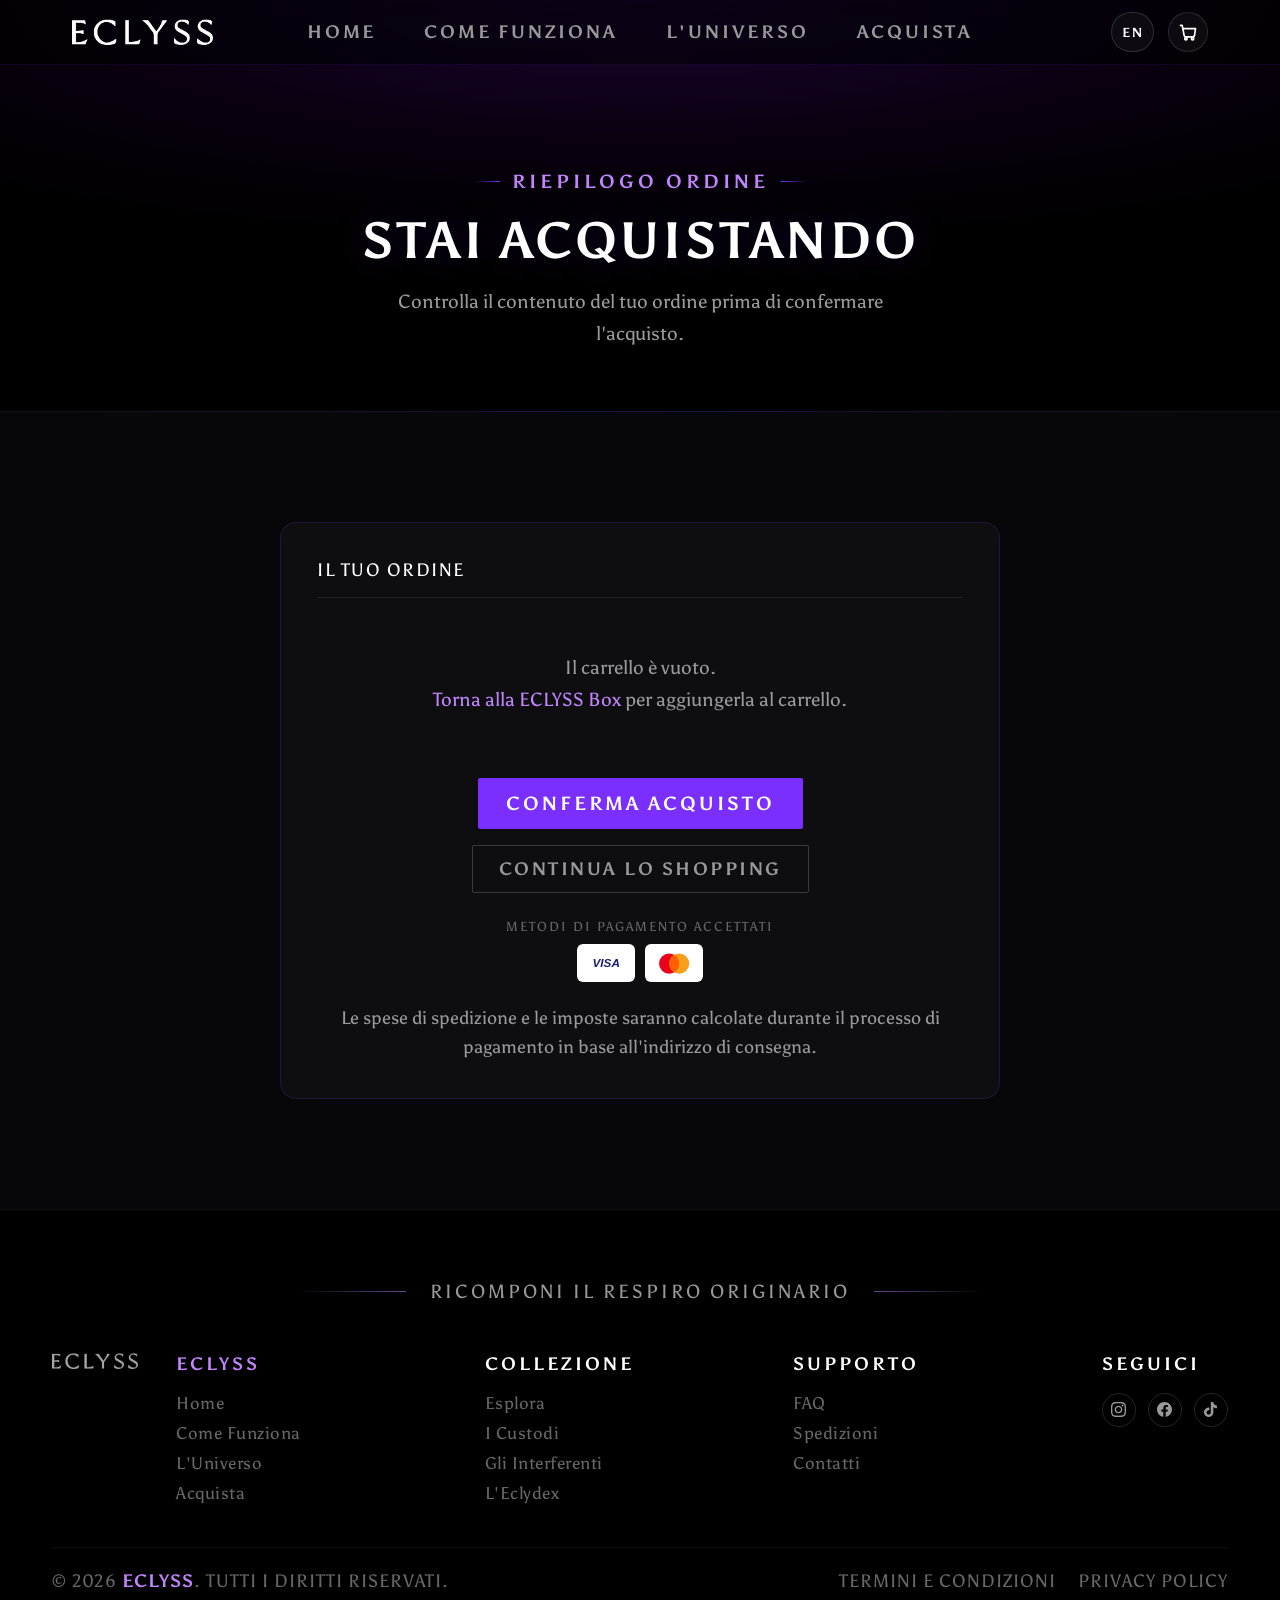
<file: checkout.html>
<!DOCTYPE html>
<html lang="it">
<head>
<meta charset="UTF-8">
<meta name="robots" content="noindex, nofollow">
<meta name="viewport" content="width=device-width, initial-scale=1.0, minimum-scale=1.0">
<title>Stai Acquistando · ECLYSS</title>
<meta name="description" content="Riepilogo del tuo ordine ECLYSS Box prima dell'acquisto.">
<link rel="stylesheet" href="css/checkout.css?v=4">
<!-- Snipcart eCommerce -->
<link rel="stylesheet" href="https://cdn.snipcart.com/themes/v3.2.2/default/snipcart.css">
<link rel="stylesheet" href="css/snipcart-theme.css?v=2">
</head>
<body>

<!-- NAV -->
<nav>
  <a href="index.html" class="nav-logo"><img src="assets/Scritta Eclyss.png" alt="ECLYSS"></a>
  <ul class="nav-links" id="navLinks">
    <li><a href="index.html#home">Home</a></li>
    <li><a href="index.html#how">Come Funziona</a></li>
    <li><a href="entra-nel-nostro-mondo.html">L'Universo</a></li>
    <li><a href="index.html#box">Acquista</a></li>
  </ul>
  <div class="nav-cart">
    <button class="lang-toggle" type="button" aria-label="Switch to English">EN</button>
    <button class="menu-toggle" id="menuToggle" type="button" aria-label="Apri il menu" aria-expanded="false" aria-controls="navLinks">
      <span></span><span></span><span></span>
    </button>
    <button class="cart-btn" id="cartBtn" type="button" aria-label="Apri il carrello" aria-expanded="false">
      <svg viewBox="0 0 24 24" fill="none" stroke="currentColor" stroke-width="2" stroke-linecap="round" stroke-linejoin="round"><path d="M3 4h2l2.4 12.2a2 2 0 0 0 2 1.6h8.4a2 2 0 0 0 2-1.6L21 8H6"/><circle cx="9.5" cy="20" r="1.4"/><circle cx="17.5" cy="20" r="1.4"/></svg>
      <span class="cart-count" id="cartCount">0</span>
    </button>
    <div class="cart-dropdown" id="cartDropdown">
      <div class="cart-dropdown-header">Il tuo carrello</div>
      <div class="cart-empty" id="cartEmpty">
        <span class="cart-empty-copy">Il carrello è vuoto.<br>Aggiungi la tua prima <span class="hl">ECLYSS</span> Box.</span>
        <a href="index.html#box" class="btn-purple cart-empty-cta" style="display:flex;align-items:center;justify-content:center;width:100%;box-sizing:border-box;margin-top:16px;text-align:center;text-decoration:none">Acquista ora</a>
      </div>
      <div class="cart-items" id="cartItems"></div>
      <div class="cart-footer" id="cartFooter" hidden>
        <div class="cart-subtotal"><span>Subtotale</span><span id="cartSubtotal">€0,00</span></div>
        <a href="checkout.html" class="btn-purple cart-checkout">Vai all'acquisto</a>
      </div>
    </div>
  </div>
</nav>

<!-- CHECKOUT HERO -->
<section class="checkout-hero">
  <div class="section-label">Riepilogo Ordine</div>
  <h1 class="section-title">Stai Acquistando</h1>
  <p class="checkout-hero-lead">Controlla il contenuto del tuo ordine prima di confermare l'acquisto.</p>
</section>

<!-- ORDER SUMMARY -->
<section class="checkout-section">
  <div class="checkout-inner">
    <div class="order-panel">

      <div id="orderView">
        <div class="order-title">Il tuo ordine</div>

        <div class="order-empty" id="orderEmpty" hidden>
          Il carrello è vuoto.<br>
          <a href="index.html#box">Torna alla ECLYSS Box</a> per aggiungerla al carrello.
        </div>

        <div class="order-items" id="orderItems"></div>

        <div class="order-totals" id="orderTotals" hidden>
          <div class="order-row"><span>Subtotale</span><span id="orderSubtotal">€0,00</span></div>
          <div class="order-row"><span>Spedizione</span><span>Calcolato al checkout</span></div>
          <div class="order-row total"><span>Totale</span><span id="orderTotal">€0,00</span></div>
        </div>

        <div class="order-actions" id="orderActions" hidden>
          <button type="button" class="btn-purple" id="confirmOrderBtn">Conferma Acquisto</button>
          <a href="index.html#box" class="btn-ghost">Continua lo shopping</a>
        </div>

        <div class="payment-methods">
          <span class="pm-label">Metodi di pagamento accettati</span>
          <div class="pm-badges">
            <span class="pm-badge" title="Visa" aria-label="Visa">
              <svg viewBox="0 0 48 16" xmlns="http://www.w3.org/2000/svg" role="img"><text x="24" y="13" text-anchor="middle" font-family="Arial, Helvetica, sans-serif" font-size="14" font-style="italic" font-weight="bold" fill="#1A1F71">VISA</text></svg>
            </span>
            <span class="pm-badge" title="Mastercard" aria-label="Mastercard">
              <svg viewBox="0 0 48 30" xmlns="http://www.w3.org/2000/svg" role="img"><circle cx="18" cy="15" r="12" fill="#EB001B"/><circle cx="30" cy="15" r="12" fill="#F79E1B"/><path d="M24 4.61 A12 12 0 0 1 24 25.39 A12 12 0 0 1 24 4.61 Z" fill="#FF5F00"/></svg>
            </span>
          </div>
        </div>

        <p class="order-note">Le spese di spedizione e le imposte saranno calcolate durante il processo di pagamento in base all'indirizzo di consegna.</p>
      </div>

      <div class="order-confirmed" id="orderConfirmed">
        <div class="ok-icon">✓</div>
        <h3>Ordine Confermato</h3>
        <p>Grazie per il tuo acquisto! Riceverai una conferma via e-mail con i dettagli della spedizione.</p>
        <div class="order-actions" style="margin-top:26px">
          <a href="index.html#home" class="btn-purple">Torna al Sito</a>
        </div>
      </div>

    </div>
  </div>
</section>

<!-- FOOTER -->
<footer>
  <div class="footer-mantra">
    <span class="fm-line"></span>
    <span class="fm-txt">Ricomponi il Respiro Originario</span>
    <span class="fm-line fm-line-r"></span>
  </div>
  <div class="footer-grid">
    <div><img src="assets/Scritta Eclyss.png" alt="ECLYSS" style="height:16px;filter:invert(1);opacity:.65"></div>
    <div>
      <div class="footer-col-title"><span class="hl">ECLYSS</span></div>
      <ul class="footer-links"><li><a href="index.html#home">Home</a></li><li><a href="index.html#how">Come Funziona</a></li><li><a href="entra-nel-nostro-mondo.html">L'Universo</a></li><li><a href="index.html#box">Acquista</a></li></ul>
    </div>
    <div>
      <div class="footer-col-title">Collezione</div>
      <ul class="footer-links"><li><a href="entra-nel-nostro-mondo.html">Esplora</a></li><li><a href="entra-nel-nostro-mondo.html#guardians">I Custodi</a></li><li><a href="entra-nel-nostro-mondo.html#interferenti">Gli Interferenti</a></li><li><a href="entra-nel-nostro-mondo.html#codex">L'Eclydex</a></li></ul>
    </div>
    <div>
      <div class="footer-col-title">Supporto</div>
      <ul class="footer-links"><li><a href="faq.html">FAQ</a></li><li><a href="spedizioni.html">Spedizioni</a></li><li><a href="contatti.html">Contatti</a></li></ul>
    </div>
    <div>
      <div class="footer-col-title">Seguici</div>
      <div class="social-col">
        <a class="soc-btn" href="https://www.instagram.com/eclyss.energydrink/" target="_blank" rel="noopener" title="Instagram">
          <svg width="15" height="15" fill="currentColor" viewBox="0 0 24 24"><path d="M12 2.163c3.204 0 3.584.012 4.85.07 3.252.148 4.771 1.691 4.919 4.919.058 1.265.069 1.645.069 4.849 0 3.205-.012 3.584-.069 4.849-.149 3.225-1.664 4.771-4.919 4.919-1.266.058-1.644.07-4.85.07-3.204 0-3.584-.012-4.849-.07-3.26-.149-4.771-1.699-4.919-4.92-.058-1.265-.07-1.644-.07-4.849 0-3.204.013-3.583.07-4.849.149-3.227 1.664-4.771 4.919-4.919 1.266-.057 1.645-.069 4.849-.069zm0-2.163c-3.259 0-3.667.014-4.947.072-4.358.2-6.78 2.618-6.98 6.98-.059 1.281-.073 1.689-.073 4.948 0 3.259.014 3.668.072 4.948.2 4.358 2.618 6.78 6.98 6.98 1.281.058 1.689.072 4.948.072 3.259 0 3.668-.014 4.948-.072 4.354-.2 6.782-2.618 6.979-6.98.059-1.28.073-1.689.073-4.948 0-3.259-.014-3.667-.072-4.947-.196-4.354-2.617-6.78-6.979-6.98-1.281-.059-1.69-.073-4.949-.073zm0 5.838c-3.403 0-6.162 2.759-6.162 6.162s2.759 6.163 6.162 6.163 6.162-2.759 6.162-6.163c0-3.403-2.759-6.162-6.162-6.162zm0 10.162c-2.209 0-4-1.79-4-4 0-2.209 1.791-4 4-4s4 1.791 4 4c0 2.21-1.791 4-4 4zm6.406-11.845c-.796 0-1.441.645-1.441 1.44s.645 1.44 1.441 1.44c.795 0 1.439-.645 1.439-1.44s-.644-1.44-1.439-1.44z"/></svg>
        </a>
        <a class="soc-btn" href="https://www.facebook.com/profile.php?id=61591589246364" target="_blank" rel="noopener" title="Facebook">
          <svg width="15" height="15" fill="currentColor" viewBox="0 0 24 24"><path d="M24 12.073c0-6.627-5.373-12-12-12s-12 5.373-12 12c0 5.99 4.388 10.954 10.125 11.854v-8.385H7.078v-3.47h3.047V9.43c0-3.007 1.792-4.669 4.533-4.669 1.312 0 2.686.235 2.686.235v2.953H15.83c-1.491 0-1.956.925-1.956 1.874v2.25h3.328l-.532 3.47h-2.796v8.385C19.612 23.027 24 18.062 24 12.073z"/></svg>
        </a>
        <a class="soc-btn" href="https://www.tiktok.com/@eclyss.energydrink" target="_blank" rel="noopener" title="TikTok">
          <svg width="15" height="15" fill="currentColor" viewBox="0 0 24 24"><path d="M12.525.02c1.31-.02 2.61-.01 3.91-.02.08 1.53.63 3.09 1.75 4.17 1.12 1.11 2.7 1.62 4.24 1.79v4.03c-1.44-.05-2.89-.35-4.2-.97-.57-.26-1.1-.59-1.62-.93-.01 2.92.01 5.84-.02 8.75-.08 1.4-.54 2.79-1.35 3.94-1.31 1.92-3.58 3.17-5.91 3.21-1.43.08-2.86-.31-4.08-1.03-2.02-1.19-3.44-3.37-3.65-5.71-.02-.5-.03-1-.01-1.49.18-1.9 1.12-3.72 2.58-4.96 1.66-1.44 3.98-2.13 6.15-1.72.02 1.48-.04 2.96-.04 4.44-.99-.32-2.15-.23-3.02.37-.63.41-1.11 1.04-1.36 1.75-.21.51-.15 1.07-.14 1.61.24 1.64 1.82 3.02 3.5 2.87 1.12-.01 2.19-.66 2.77-1.61.19-.33.4-.67.41-1.06.1-1.79.06-3.57.07-5.36.01-4.03-.01-8.05.02-12.07z"/></svg>
        </a>
      </div>
    </div>
  </div>
  <div class="footer-bottom">
    <span class="footer-copy">© 2026 <span class="hl">ECLYSS</span>. Tutti i diritti riservati.</span>
    <div class="footer-legal">
      <a href="#">Termini e condizioni</a>
      <a href="#">Privacy Policy</a>
    </div>
  </div>
</footer>

<script src="js/catalogo.js"></script>
<script src="js/checkout.js"></script>
<!-- Carica variabili d'ambiente (per development locale e build) -->
<script src="js/env-loader.js"></script>
<!-- Config Snipcart -->
<script src="js/i18n-dict.js?v=12"></script>
<script src="js/i18n.js?v=11"></script>
<script src="js/config.js?v=11"></script>
<!-- Snipcart -->
<script async src="https://cdn.snipcart.com/themes/v3.2.2/default/snipcart.js"></script>
<div hidden id="snipcart"></div>
</body>
</html>
</file>
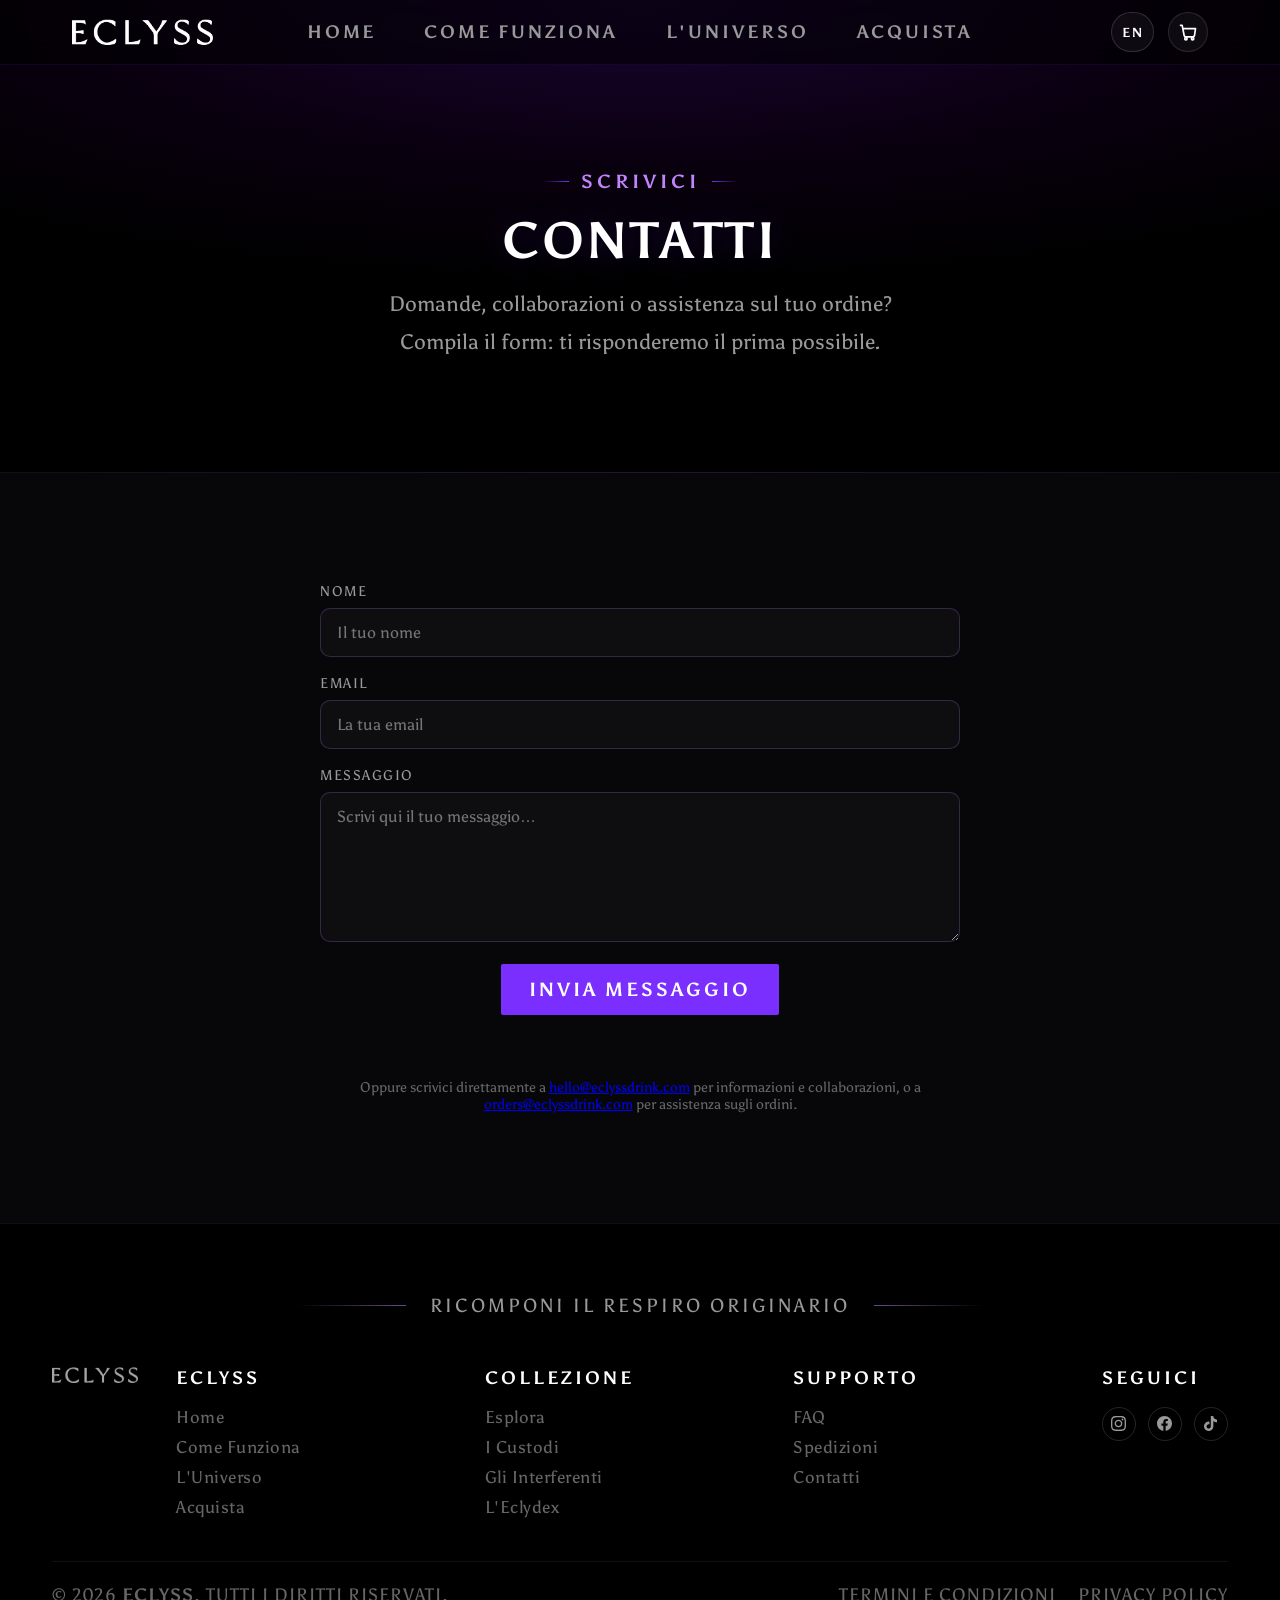
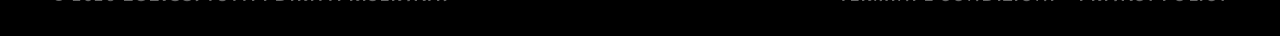
<file: contatti.html>
<!DOCTYPE html>
<html lang="it">
<head>
<meta charset="UTF-8">
<meta name="robots" content="noindex, nofollow">
<meta name="viewport" content="width=device-width, initial-scale=1.0, minimum-scale=1.0">
<title>Contatti · ECLYSS</title>
<meta name="description" content="Contatta il team ECLYSS: domande, collaborazioni, rivendita o assistenza sul tuo ordine.">
<link rel="stylesheet" href="css/faq.css?v=7">
<!-- Snipcart eCommerce -->
<link rel="stylesheet" href="https://cdn.snipcart.com/themes/v3.2.2/default/snipcart.css">
<link rel="stylesheet" href="css/snipcart-theme.css?v=2">
</head>
<body>

<!-- NAV -->
<nav>
  <a href="index.html" class="nav-logo"><img src="assets/Scritta Eclyss.png" alt="ECLYSS"></a>
  <ul class="nav-links" id="navLinks">
    <li><a href="index.html#home">Home</a></li>
    <li><a href="index.html#how">Come Funziona</a></li>
    <li><a href="entra-nel-nostro-mondo.html">L'Universo</a></li>
    <li><a href="index.html#box">Acquista</a></li>
  </ul>
  <div class="nav-cart">
    <button class="lang-toggle" type="button" aria-label="Switch to English">EN</button>
    <button class="menu-toggle" id="menuToggle" type="button" aria-label="Apri il menu" aria-expanded="false" aria-controls="navLinks">
      <span></span><span></span><span></span>
    </button>
    <button class="cart-btn" id="cartBtn" type="button" aria-label="Apri il carrello" aria-expanded="false">
      <svg viewBox="0 0 24 24" fill="none" stroke="currentColor" stroke-width="2" stroke-linecap="round" stroke-linejoin="round"><path d="M3 4h2l2.4 12.2a2 2 0 0 0 2 1.6h8.4a2 2 0 0 0 2-1.6L21 8H6"/><circle cx="9.5" cy="20" r="1.4"/><circle cx="17.5" cy="20" r="1.4"/></svg>
      <span class="cart-count" id="cartCount">0</span>
    </button>
    <div class="cart-dropdown" id="cartDropdown">
      <div class="cart-dropdown-header">Il tuo carrello</div>
      <div class="cart-empty" id="cartEmpty">
        <span class="cart-empty-copy">Il carrello è vuoto.<br>Aggiungi la tua prima <span class="hl">ECLYSS</span> Box.</span>
        <a href="index.html#box" class="btn-purple cart-empty-cta" style="display:flex;align-items:center;justify-content:center;width:100%;box-sizing:border-box;margin-top:16px;text-align:center;text-decoration:none">Acquista ora</a>
      </div>
      <div class="cart-items" id="cartItems"></div>
      <div class="cart-footer" id="cartFooter" hidden>
        <div class="cart-subtotal"><span>Subtotale</span><span id="cartSubtotal">€0,00</span></div>
        <a href="checkout.html" class="btn-purple cart-checkout">Vai all'acquisto</a>
      </div>
    </div>
  </div>
</nav>

<!-- HERO -->
<section class="faq-hero">
  <div class="faq-hero-grid">
    <div class="faq-hero-text">
      <div class="section-label">Scrivici</div>
      <h1 class="section-title">Contatti</h1>
      <p class="faq-hero-lead">Domande, collaborazioni o assistenza sul tuo ordine? Compila il form: ti risponderemo il prima possibile.</p>
    </div>
  </div>
</section>

<!-- FORM -->
<section class="faq-section">
  <div class="faq-inner">
    <form class="contact-form" id="contactForm" action="https://formsubmit.co/eclyss2026@gmail.com" method="POST">
      <!-- FormSubmit: opzioni anti-spam e oggetto email -->
      <input type="hidden" name="_subject" value="Nuovo messaggio dal sito ECLYSS">
      <input type="hidden" name="_captcha" value="false">
      <input type="hidden" name="_template" value="table">
      <!-- Honeypot anti-bot: deve restare vuoto -->
      <input type="text" name="_honey" style="display:none" tabindex="-1" autocomplete="off">

      <div class="field">
        <label for="cf-name">Nome</label>
        <input type="text" id="cf-name" name="name" required autocomplete="name" placeholder="Il tuo nome" data-i18n-attr="placeholder">
      </div>
      <div class="field">
        <label for="cf-email">Email</label>
        <input type="email" id="cf-email" name="email" required autocomplete="email" placeholder="La tua email" data-i18n-attr="placeholder">
      </div>
      <div class="field">
        <label for="cf-message">Messaggio</label>
        <textarea id="cf-message" name="message" required placeholder="Scrivi qui il tuo messaggio…" data-i18n-attr="placeholder"></textarea>
      </div>
      <button type="submit" class="btn-purple">Invia messaggio</button>
      <div class="form-status" id="formStatus" role="status" aria-live="polite"></div>
      <p class="form-note">Oppure scrivici direttamente a <a href="mailto:hello@eclyssdrink.com">hello@eclyssdrink.com</a> per informazioni e collaborazioni, o a <a href="mailto:orders@eclyssdrink.com">orders@eclyssdrink.com</a> per assistenza sugli ordini.</p>
    </form>
  </div>
</section>

<!-- FOOTER -->
<footer>
  <div class="footer-mantra">
    <span class="fm-line"></span>
    <span class="fm-txt">Ricomponi il Respiro Originario</span>
    <span class="fm-line fm-line-r"></span>
  </div>
  <div class="footer-grid">
    <div><img src="assets/Scritta Eclyss.png" alt="ECLYSS" style="height:16px;filter:invert(1);opacity:.65"></div>
    <div>
      <div class="footer-col-title"><span class="hl">ECLYSS</span></div>
      <ul class="footer-links"><li><a href="index.html#home">Home</a></li><li><a href="index.html#how">Come Funziona</a></li><li><a href="entra-nel-nostro-mondo.html">L'Universo</a></li><li><a href="index.html#box">Acquista</a></li></ul>
    </div>
    <div>
      <div class="footer-col-title">Collezione</div>
      <ul class="footer-links"><li><a href="entra-nel-nostro-mondo.html">Esplora</a></li><li><a href="entra-nel-nostro-mondo.html#guardians">I Custodi</a></li><li><a href="entra-nel-nostro-mondo.html#interferenti">Gli Interferenti</a></li><li><a href="entra-nel-nostro-mondo.html#codex">L'Eclydex</a></li></ul>
    </div>
    <div>
      <div class="footer-col-title">Supporto</div>
      <ul class="footer-links"><li><a href="faq.html">FAQ</a></li><li><a href="spedizioni.html">Spedizioni</a></li><li><a href="contatti.html">Contatti</a></li></ul>
    </div>
    <div>
      <div class="footer-col-title">Seguici</div>
      <div class="social-col">
        <a class="soc-btn" href="https://www.instagram.com/eclyss.energydrink/" target="_blank" rel="noopener" title="Instagram">
          <svg width="15" height="15" fill="currentColor" viewBox="0 0 24 24"><path d="M12 2.163c3.204 0 3.584.012 4.85.07 3.252.148 4.771 1.691 4.919 4.919.058 1.265.069 1.645.069 4.849 0 3.205-.012 3.584-.069 4.849-.149 3.225-1.664 4.771-4.919 4.919-1.266.058-1.644.07-4.85.07-3.204 0-3.584-.012-4.849-.07-3.26-.149-4.771-1.699-4.919-4.92-.058-1.265-.07-1.644-.07-4.849 0-3.204.013-3.583.07-4.849.149-3.227 1.664-4.771 4.919-4.919 1.266-.057 1.645-.069 4.849-.069zm0-2.163c-3.259 0-3.667.014-4.947.072-4.358.2-6.78 2.618-6.98 6.98-.059 1.281-.073 1.689-.073 4.948 0 3.259.014 3.668.072 4.948.2 4.358 2.618 6.78 6.98 6.98 1.281.058 1.689.072 4.948.072 3.259 0 3.668-.014 4.948-.072 4.354-.2 6.782-2.618 6.979-6.98.059-1.28.073-1.689.073-4.948 0-3.259-.014-3.667-.072-4.947-.196-4.354-2.617-6.78-6.979-6.98-1.281-.059-1.69-.073-4.949-.073zm0 5.838c-3.403 0-6.162 2.759-6.162 6.162s2.759 6.163 6.162 6.163 6.162-2.759 6.162-6.163c0-3.403-2.759-6.162-6.162-6.162zm0 10.162c-2.209 0-4-1.79-4-4 0-2.209 1.791-4 4-4s4 1.791 4 4c0 2.21-1.791 4-4 4zm6.406-11.845c-.796 0-1.441.645-1.441 1.44s.645 1.44 1.441 1.44c.795 0 1.439-.645 1.439-1.44s-.644-1.44-1.439-1.44z"/></svg>
        </a>
        <a class="soc-btn" href="https://www.facebook.com/profile.php?id=61591589246364" target="_blank" rel="noopener" title="Facebook">
          <svg width="15" height="15" fill="currentColor" viewBox="0 0 24 24"><path d="M24 12.073c0-6.627-5.373-12-12-12s-12 5.373-12 12c0 5.99 4.388 10.954 10.125 11.854v-8.385H7.078v-3.47h3.047V9.43c0-3.007 1.792-4.669 4.533-4.669 1.312 0 2.686.235 2.686.235v2.953H15.83c-1.491 0-1.956.925-1.956 1.874v2.25h3.328l-.532 3.47h-2.796v8.385C19.612 23.027 24 18.062 24 12.073z"/></svg>
        </a>
        <a class="soc-btn" href="https://www.tiktok.com/@eclyss.energydrink" target="_blank" rel="noopener" title="TikTok">
          <svg width="15" height="15" fill="currentColor" viewBox="0 0 24 24"><path d="M12.525.02c1.31-.02 2.61-.01 3.91-.02.08 1.53.63 3.09 1.75 4.17 1.12 1.11 2.7 1.62 4.24 1.79v4.03c-1.44-.05-2.89-.35-4.2-.97-.57-.26-1.1-.59-1.62-.93-.01 2.92.01 5.84-.02 8.75-.08 1.4-.54 2.79-1.35 3.94-1.31 1.92-3.58 3.17-5.91 3.21-1.43.08-2.86-.31-4.08-1.03-2.02-1.19-3.44-3.37-3.65-5.71-.02-.5-.03-1-.01-1.49.18-1.9 1.12-3.72 2.58-4.96 1.66-1.44 3.98-2.13 6.15-1.72.02 1.48-.04 2.96-.04 4.44-.99-.32-2.15-.23-3.02.37-.63.41-1.11 1.04-1.36 1.75-.21.51-.15 1.07-.14 1.61.24 1.64 1.82 3.02 3.5 2.87 1.12-.01 2.19-.66 2.77-1.61.19-.33.4-.67.41-1.06.1-1.79.06-3.57.07-5.36.01-4.03-.01-8.05.02-12.07z"/></svg>
        </a>
      </div>
    </div>
  </div>
  <div class="footer-bottom">
    <span class="footer-copy">© 2026 <span class="hl">ECLYSS</span>. Tutti i diritti riservati.</span>
    <div class="footer-legal">
      <a href="#">Termini e condizioni</a>
      <a href="#">Privacy Policy</a>
    </div>
  </div>
</footer>

<script src="js/catalogo.js"></script>
<script src="js/faq.js"></script>
<script src="js/i18n-dict.js?v=12"></script>
<script src="js/i18n.js?v=11"></script>
<script src="js/config.js?v=11"></script>
<!-- Invio form senza backend: FormSubmit in AJAX; fallback su client email -->
<script>
(function () {
  var form = document.getElementById('contactForm');
  var statusEl = document.getElementById('formStatus');
  if (!form) return;
  form.addEventListener('submit', function (e) {
    e.preventDefault();
    if (form._honey && form._honey.value) return; // bot
    statusEl.className = 'form-status';
    statusEl.textContent = 'Invio in corso…';
    var data = new FormData(form);
    fetch('https://formsubmit.co/ajax/eclyss2026@gmail.com', {
      method: 'POST',
      headers: { 'Accept': 'application/json' },
      body: data
    })
      .then(function (r) { return r.json(); })
      .then(function (res) {
        if (res && (res.success === 'true' || res.success === true)) {
          form.reset();
          statusEl.className = 'form-status ok';
          statusEl.textContent = 'Messaggio inviato! Ti risponderemo il prima possibile.';
        } else {
          throw new Error('fail');
        }
      })
      .catch(function () {
        // Fallback: apre il client email dell'utente con i dati precompilati
        var subj = encodeURIComponent('Contatto dal sito ECLYSS');
        var body = encodeURIComponent(
          'Nome: ' + (data.get('name') || '') + '\n' +
          'Email: ' + (data.get('email') || '') + '\n\n' +
          (data.get('message') || '')
        );
        statusEl.className = 'form-status err';
        statusEl.innerHTML = 'Invio automatico non riuscito. Apriamo il tuo client email…';
        window.location.href = 'mailto:eclyss2026@gmail.com?subject=' + subj + '&body=' + body;
      });
  });
})();
</script>
<!-- Snipcart -->
<script async src="https://cdn.snipcart.com/themes/v3.2.2/default/snipcart.js"></script>
<div hidden id="snipcart"></div>
</body>
</html>
</file>
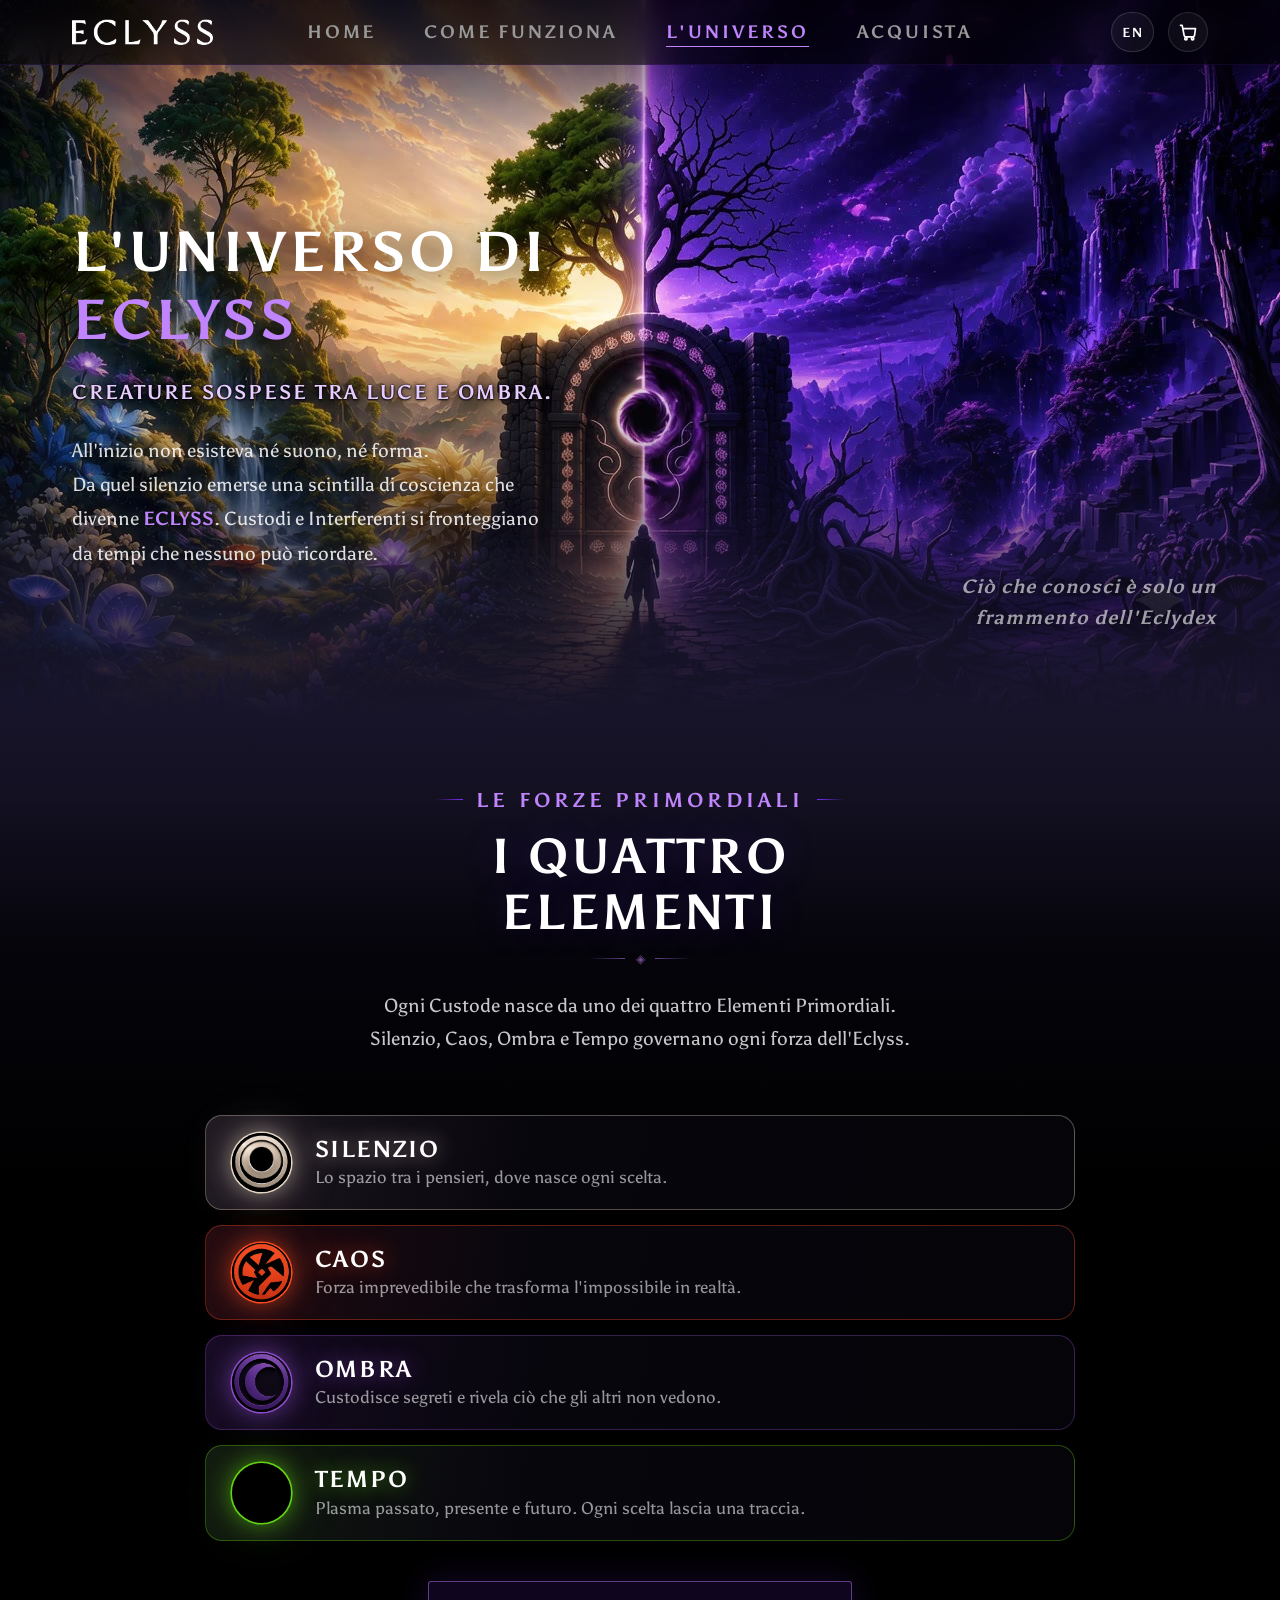
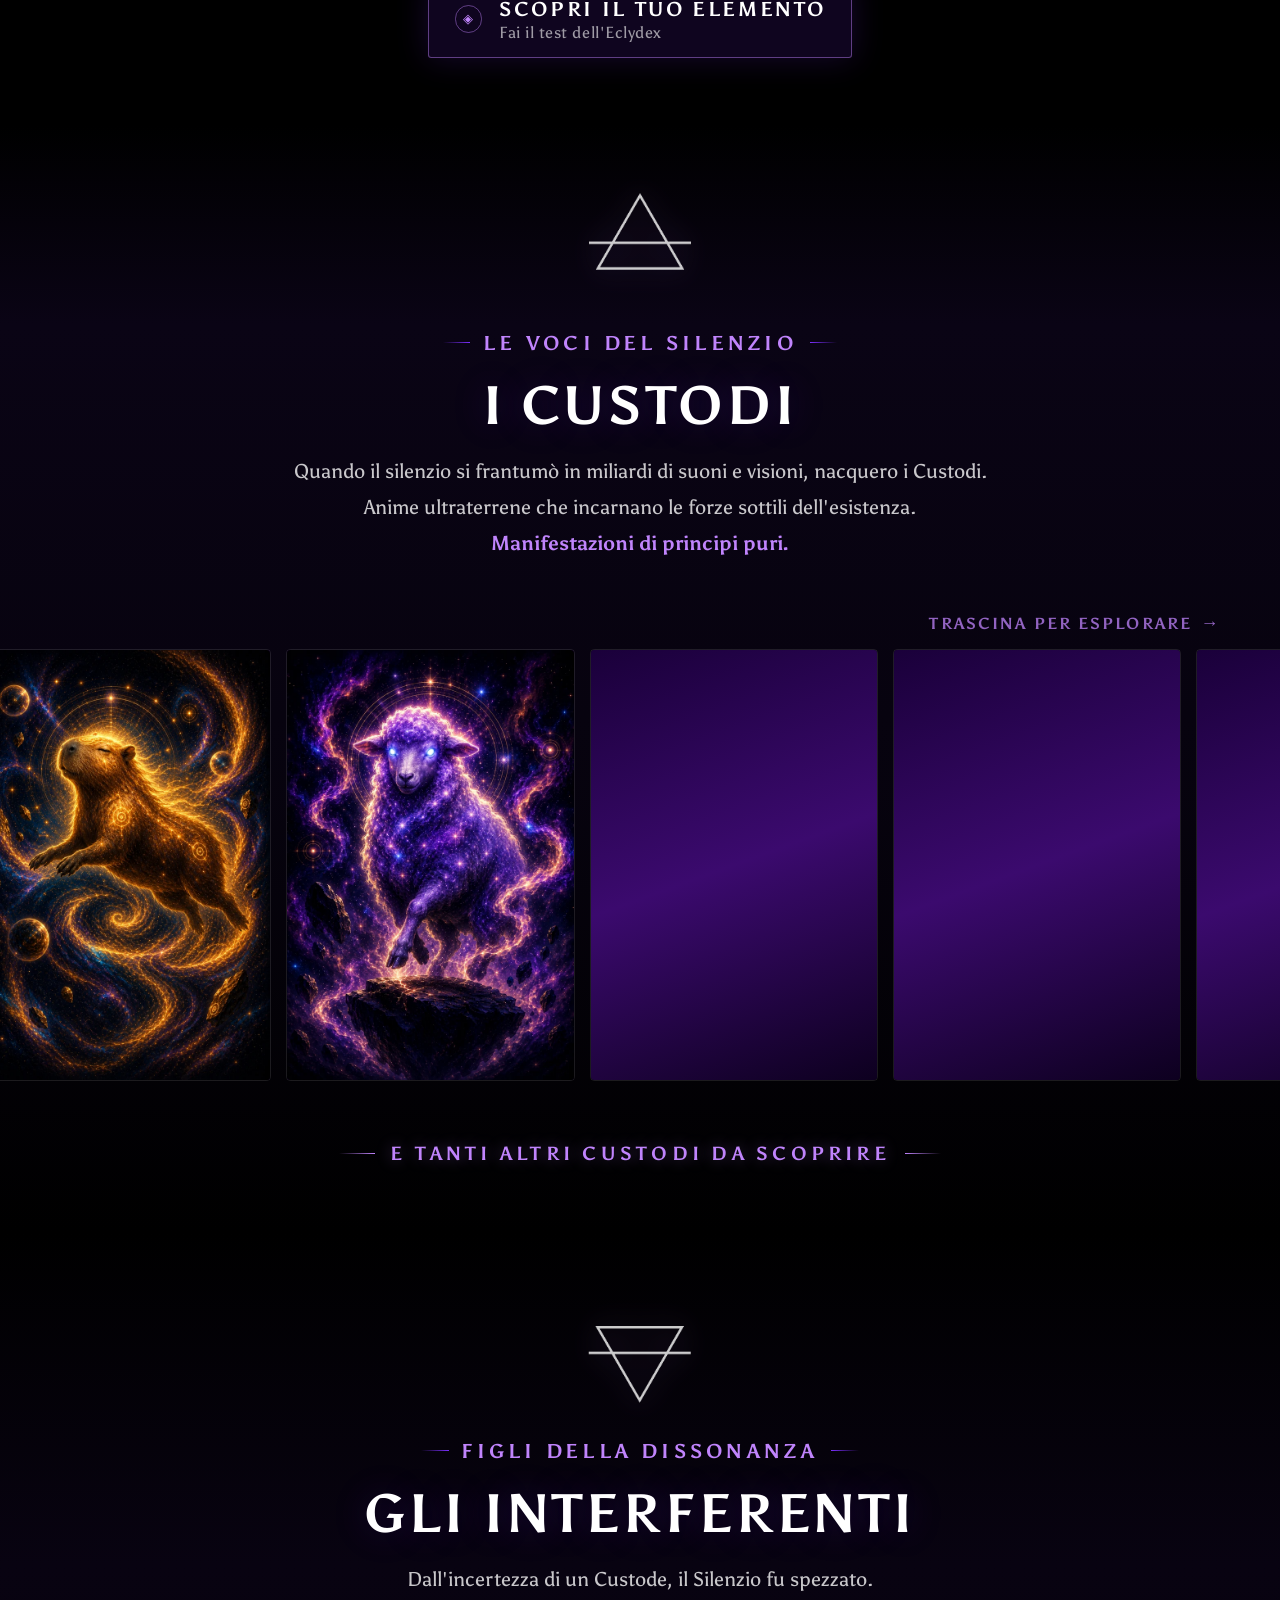
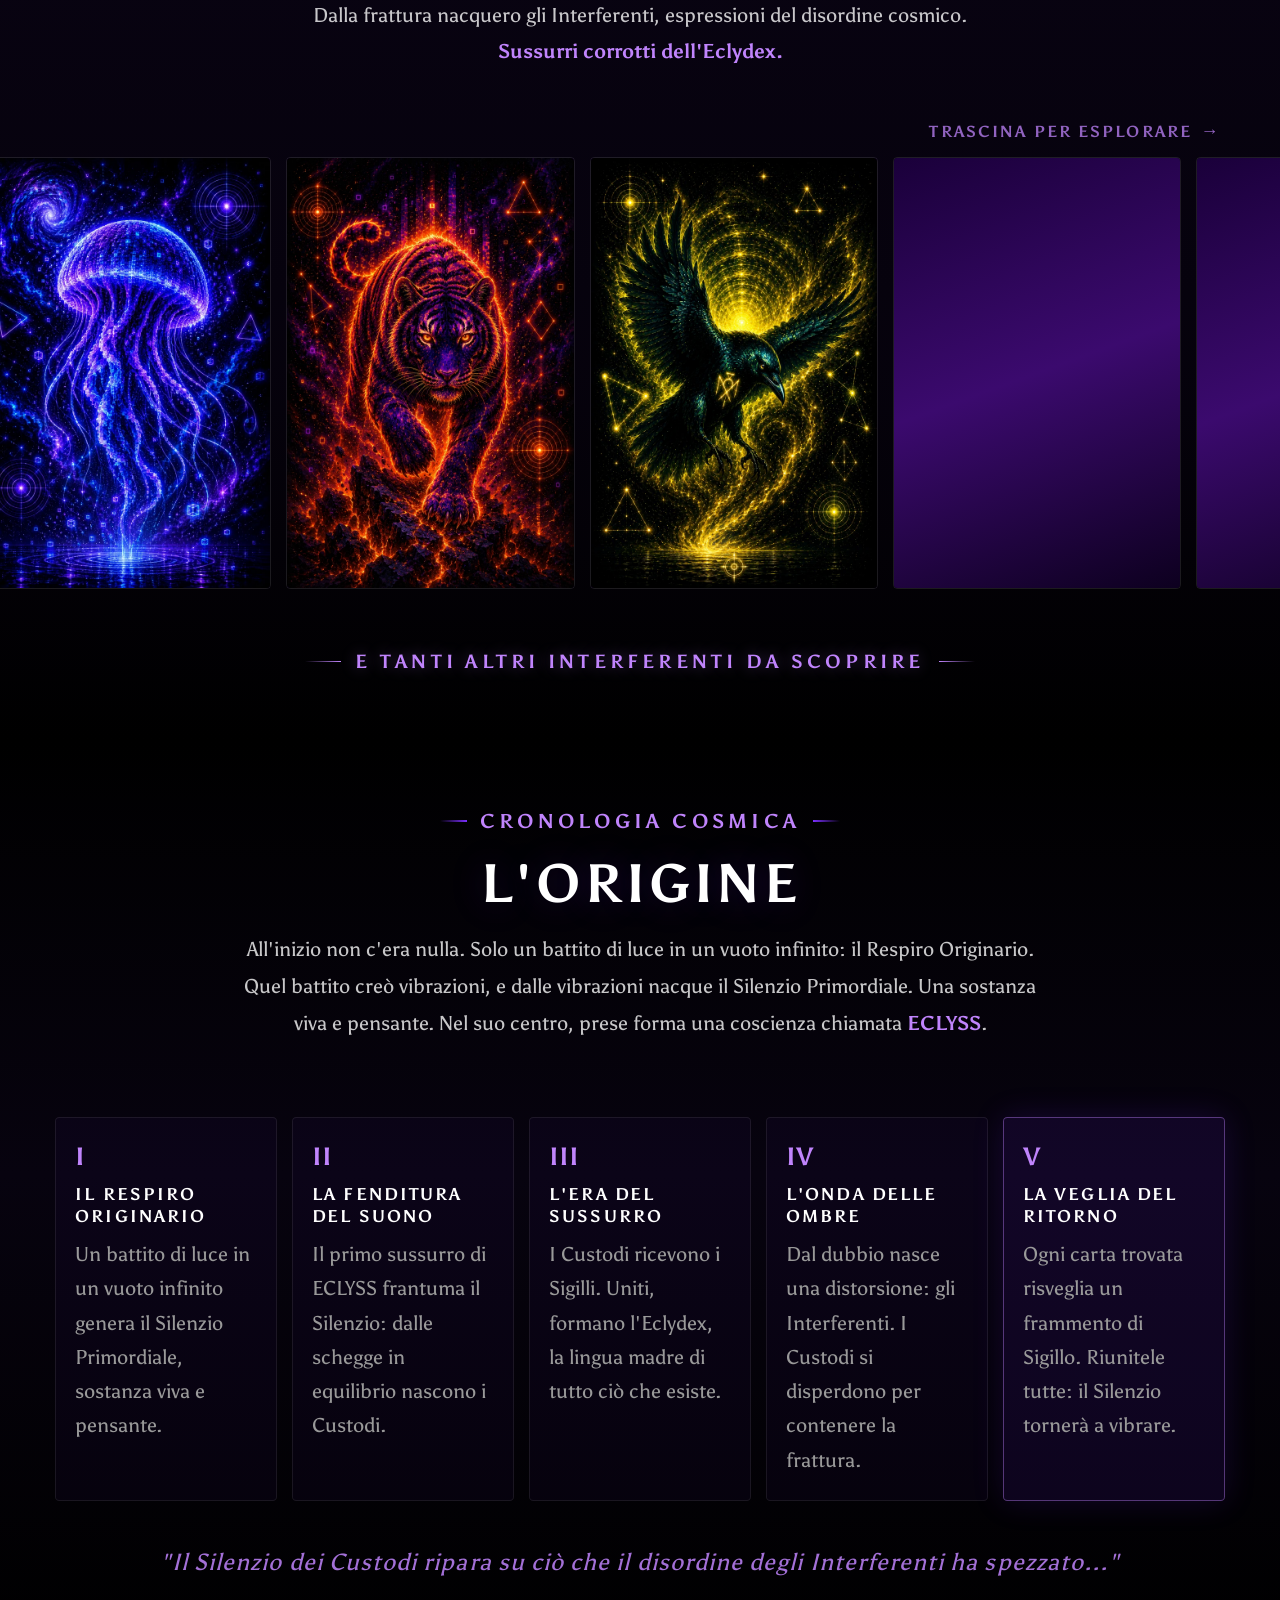
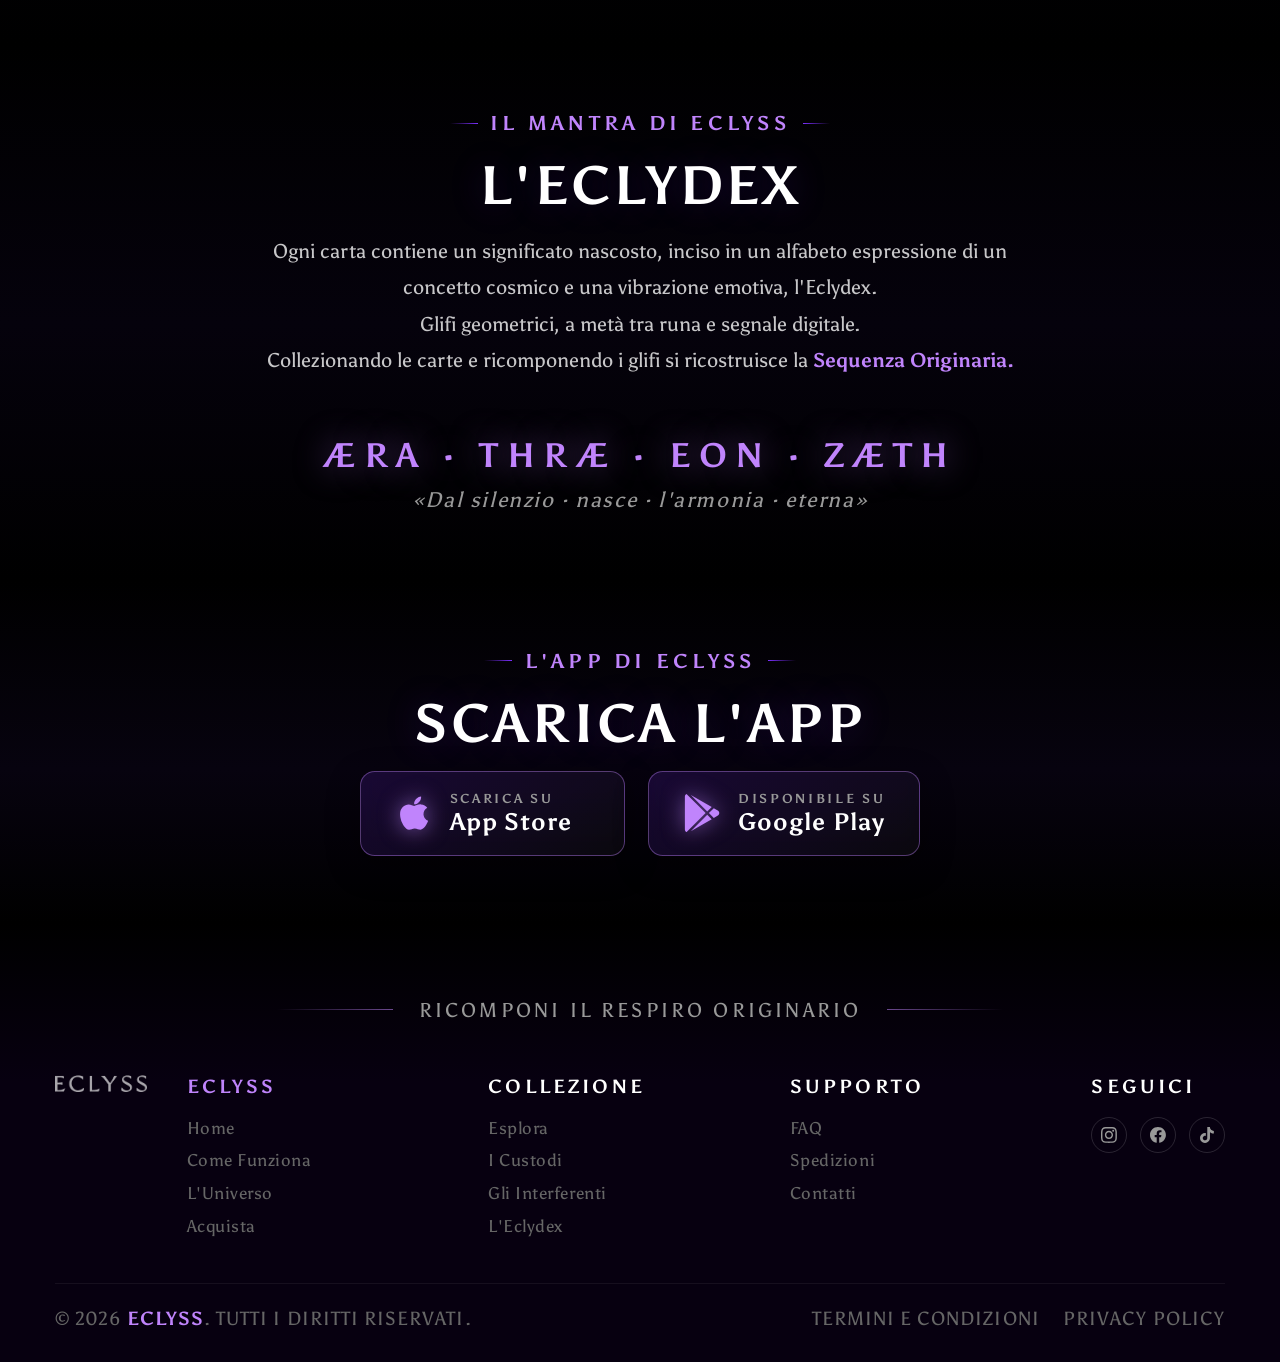
<file: entra-nel-nostro-mondo.html>
<!DOCTYPE html>
<html lang="it">
<head>
<meta charset="UTF-8">
<meta name="robots" content="noindex, nofollow">
<meta name="viewport" content="width=device-width, initial-scale=1.0, minimum-scale=1.0">
<title>Entra nel Nostro Mondo · ECLYSS</title>
<meta name="description" content="L'Universo di ECLYSS: la lore, l'Eclydex e la collezione completa di Custodi e Interferenti.">
<link rel="preconnect" href="https://fonts.googleapis.com">
<link rel="preconnect" href="https://fonts.gstatic.com" crossorigin>
<link href="https://fonts.googleapis.com/css2?family=Yellowtail&display=swap" rel="stylesheet">
<link rel="stylesheet" href="css/entra-nel-nostro-mondo.css?v=22">
<link rel="stylesheet" href="css/elementi.css?v=11">
<!-- Snipcart eCommerce -->
<link rel="stylesheet" href="https://cdn.snipcart.com/themes/v3.2.2/default/snipcart.css">
<link rel="stylesheet" href="css/snipcart-theme.css?v=2">
</head>
<body>

<!-- NAV -->
<nav>
  <a href="index.html" class="nav-logo"><img src="assets/Scritta Eclyss.png" alt="ECLYSS"></a>
  <ul class="nav-links" id="navLinks">
    <li><a href="index.html#home">Home</a></li>
    <li><a href="index.html#how">Come Funziona</a></li>
    <li><a href="entra-nel-nostro-mondo.html" class="active">L'Universo</a></li>
    <li><a href="index.html#box">Acquista</a></li>
  </ul>
  <div class="nav-cart">
    <button class="lang-toggle" type="button" aria-label="Switch to English">EN</button>
    <button class="menu-toggle" id="menuToggle" type="button" aria-label="Apri il menu" aria-expanded="false" aria-controls="navLinks">
      <span></span><span></span><span></span>
    </button>
    <button class="cart-btn" id="cartBtn" type="button" aria-label="Apri il carrello" aria-expanded="false">
      <svg viewBox="0 0 24 24" fill="none" stroke="currentColor" stroke-width="2" stroke-linecap="round" stroke-linejoin="round"><path d="M3 4h2l2.4 12.2a2 2 0 0 0 2 1.6h8.4a2 2 0 0 0 2-1.6L21 8H6"/><circle cx="9.5" cy="20" r="1.4"/><circle cx="17.5" cy="20" r="1.4"/></svg>
      <span class="cart-count" id="cartCount">0</span>
    </button>
    <div class="cart-dropdown" id="cartDropdown">
      <div class="cart-dropdown-header">Il tuo carrello</div>
      <div class="cart-empty" id="cartEmpty">
        <span class="cart-empty-copy">Il carrello è vuoto.<br>Aggiungi la tua prima <span class="hl">ECLYSS</span> Box.</span>
        <a href="index.html#box" class="btn-purple cart-empty-cta" style="display:flex;align-items:center;justify-content:center;width:100%;box-sizing:border-box;margin-top:16px;text-align:center;text-decoration:none">Acquista ora</a>
      </div>
      <div class="cart-items" id="cartItems"></div>
      <div class="cart-footer" id="cartFooter" hidden>
        <div class="cart-subtotal"><span>Subtotale</span><span id="cartSubtotal">€0,00</span></div>
        <a href="checkout.html" class="btn-purple cart-checkout">Vai all'acquisto</a>
      </div>
    </div>
  </div>
</nav>

<!-- WORLD HERO -->
<section class="world-hero">
  <div class="world-hero-bg">
    <video src="assets/universo-loop.mp4?v=4" poster="assets/universo-poster.jpg?v=1" autoplay muted loop playsinline webkit-playsinline preload="auto" disablepictureinpicture disableremoteplayback x-webkit-airplay="deny" tabindex="-1" aria-hidden="true"></video>
    <!-- Il poster e' un livello SOPRA il video, non sotto: il video resta sempre
         visibile (WebKit sospende l'autoplay muto degli elementi resi invisibili
         e al loro posto disegna il proprio pulsante di avvio) e il poster si
         dissolve soltanto quando arriva l'evento 'playing'. -->
    <img class="world-hero-poster" src="assets/universo-poster.jpg?v=1" alt="Un varco luminoso tra le rocce cosmiche, soglia dell'Universo di ECLYSS">
  </div>
  <div class="world-hero-top">
    <h1 class="section-title"><br>L'Universo di<br><span class="hl">ECLYSS</span></h1>
    <p class="world-hero-tagline">Creature sospese tra luce e ombra.</p>
    <p class="world-hero-lead">All'inizio non esisteva né suono, né forma.<br> Da quel silenzio emerse una scintilla di coscienza che divenne <span class="hl">ECLYSS</span>. Custodi e Interferenti si fronteggiano da tempi che nessuno può ricordare.</p>
    <!--<a href="#guardians" class="btn-hero world-hero-cta">Attraversa la Porta &nbsp;◈</a>-->
  </div>
  <div class="world-hero-quotes">
    <!-- <p class="whq whq-left">Il confine è solo l'inizio.</p> -->
    <div class="world-hero-quote-group">
      <p class="whq whq-right">Ciò che conosci è solo un frammento dell'Eclydex</p>
     <!-- <a href="scopri-il-tuo-elemento.html" class="el-cta world-hero-test-link"><span class="el-cta-glyph" aria-hidden="true">◈</span><span class="el-cta-txt"><span class="el-cta-main">Scopri il tuo Elemento</span><span class="el-cta-sub">Fai il test dell'Eclydex</span></span></a>-->
    </div>
  </div>
</section>

<!-- I QUATTRO ELEMENTI -->
<section class="elementi" id="elementi">
  <div class="elementi-inner">

    <div class="el-top">
      <div class="el-intro">
        <div class="section-label">Le Forze Primordiali</div>
        <h2 class="section-title">I Quattro<br>Elementi</h2>
        <div class="el-intro-rule">◈</div>
        <p class="el-intro-lead">Ogni Custode nasce da uno dei quattro Elementi Primordiali.<br>Silenzio, Caos, Ombra e Tempo governano ogni forza dell'Eclyss.</p>
        <!-- Il motore i18n riscrive l'innerHTML dell'<a>: la chiave del
             dizionario e' quindi l'intero contenuto del link (span annidati
             compresi), percio' va tenuto semplice e stabile. -->
      </div>

    </div>

    <div class="el-cards">
      <div class="el-card" id="el-silenzio" data-el="silenzio" style="--c:#E2D2C0">
        <span class="el-card-icon el-sigillo"><img src="assets/nuovi simboli/SILENZIO.png" alt="" loading="lazy" decoding="async"></span>
        <span class="el-card-name">Silenzio</span>
        <p class="el-card-body">Lo spazio tra i pensieri, dove nasce ogni scelta.</p>
      </div>

      <div class="el-card" id="el-caos" data-el="caos" style="--c:#FF4A1F">
        <span class="el-card-icon el-sigillo"><img src="assets/nuovi simboli/CAOS.png" alt="" loading="lazy" decoding="async"></span>
        <span class="el-card-name">Caos</span>
        <p class="el-card-body">Forza imprevedibile che trasforma l'impossibile in realtà.</p>
      </div>

      <div class="el-card" id="el-ombra" data-el="ombra" style="--c:#8E4CCB">
        <span class="el-card-icon el-sigillo"><img src="assets/nuovi simboli/OMBRA%203.png" alt="" loading="lazy" decoding="async"></span>
        <span class="el-card-name">Ombra</span>
        <p class="el-card-body">Custodisce segreti e rivela ciò che gli altri non vedono.</p>
      </div>

      <div class="el-card" id="el-tempo" data-el="tempo" style="--c:#63D315">
        <span class="el-card-icon el-sigillo"><img src="assets/nuovi simboli/TEMPO.png" alt="" loading="lazy" decoding="async"></span>
        <span class="el-card-name">Tempo</span>
        <p class="el-card-body">Plasma passato, presente e futuro. Ogni scelta lascia una traccia.</p>
      </div>
    </div>
    <div class="el-cta-wrap">
      <a href="scopri-il-tuo-elemento.html" class="el-cta"><span class="el-cta-glyph" aria-hidden="true">◈</span><span class="el-cta-txt"><span class="el-cta-main">Scopri il tuo Elemento</span><span class="el-cta-sub">Fai il test dell'Eclydex</span></span></a>
    </div>
  </div>
</section>


<!-- COLLEZIONE: GUARDIANS -->
<section class="guardians" id="guardians">
  <div class="guardians-inner">
    <img class="section-sigil" src="assets/logo-divider.png" alt="">
    <div class="guardians-text">
      <div class="section-label">Le Voci del Silenzio</div>
      <h2 class="section-title">I Custodi</h2>
      <p>Quando il silenzio si frantumò in miliardi di suoni e visioni, nacquero i Custodi. <br> Anime ultraterrene che incarnano le forze sottili dell'esistenza.<br><strong style="color:var(--purple-light);font-weight:700;">Manifestazioni di principi puri.</strong></p>
    </div>
    <div class="swipe-hint" aria-hidden="true"><span class="sh-drag">Trascina per esplorare</span><span class="sh-swipe">Scorri per esplorare</span><span class="sh-arrow">→</span></div>
    <div class="cards-row">
      <div class="gcard" data-element="Silenzio" data-ability="Custode del Silenzio">
        <div class="gcard-img gi-wolf"><span style="font-size:50px"><img loading="lazy" decoding="async" src="assets/custodi_ritratto_senza_scritte/JUNA_ritratto_senza_scritte.webp" alt="JUNA — Custode del Silenzio" class="gcard-img-photo"></span>
          <div class="gcard-stats">
            <span class="gstat-name">JUNA</span>
            <span class="gstat-elem">Silenzio</span>
            <span class="gstat-ability">Custode del Silenzio</span>
          </div>
        </div>
      </div>

      <div class="gcard" data-element="Silenzio" data-ability="Custode della Calma Collettiva">
        <div class="gcard-img gi-wolf"><span style="font-size:50px"><img loading="lazy" decoding="async" src="assets/custodi_ritratto_senza_scritte/UMARO_ritratto_senza_scritte.webp" alt="UMARO — Custode della Calma Collettiva" class="gcard-img-photo"></span>
          <div class="gcard-stats">
            <span class="gstat-name">UMARO</span>
            <span class="gstat-elem">Silenzio</span>
            <span class="gstat-ability">Custode della Calma Collettiva</span>
          </div>
        </div>
      </div>

      <div class="gcard" data-element="Silenzio" data-ability="Custode dei Sogni">
        <div class="gcard-img gi-wolf"><span style="font-size:50px"><img loading="lazy" decoding="async" src="assets/custodi_ritratto_senza_scritte/SUNA_ritratto_senza_scritte.webp" alt="SUNA — Custode dei Sogni" class="gcard-img-photo"></span>
          <div class="gcard-stats">
            <span class="gstat-name">SUNA</span>
            <span class="gstat-elem">Silenzio</span>
            <span class="gstat-ability">Custode dei Sogni</span>
          </div>
        </div>
      </div>

      <div class="gcard" data-element="Silenzio" data-ability="Custode dei Legami Emotivi">
        <div class="gcard-img gi-wolf"><span style="font-size:50px"><img loading="lazy" decoding="async" src="assets/custodi_ritratto_senza_scritte/NERYS_ritratto_senza_scritte.webp" alt="NERYS — Custode dei Legami Emotivi" class="gcard-img-photo"></span>
          <div class="gcard-stats">
            <span class="gstat-name">NERYS</span>
            <span class="gstat-elem">Silenzio</span>
            <span class="gstat-ability">Custode dei Legami Emotivi</span>
          </div>
        </div>
      </div>

      <div class="gcard" data-element="Silenzio" data-ability="Custode della Forza Gentile">
        <div class="gcard-img gi-wolf"><span style="font-size:50px"><img loading="lazy" decoding="async" src="assets/custodi_ritratto_senza_scritte/KAYA_ritratto_senza_scritte.webp" alt="KAYA — Custode della Forza Gentile" class="gcard-img-photo"></span>
          <div class="gcard-stats">
            <span class="gstat-name">KAYA</span>
            <span class="gstat-elem">Silenzio</span>
            <span class="gstat-ability">Custode della Forza Gentile</span>
          </div>
        </div>
      </div>

      <div class="gcard" data-element="Tempo" data-ability="Custode della Trasmutazione">
        <div class="gcard-img gi-wolf"><span style="font-size:50px"><img loading="lazy" decoding="async" src="assets/custodi_ritratto_senza_scritte/KAIROS_ritratto_senza_scritte.webp" alt="KAIROS — Custode della Trasmutazione" class="gcard-img-photo"></span>
          <div class="gcard-stats">
            <span class="gstat-name">KAIROS</span>
            <span class="gstat-elem">Tempo</span>
            <span class="gstat-ability">Custode della Trasmutazione</span>
          </div>
        </div>
      </div>

      <div class="gcard" data-element="Tempo" data-ability="Custode della Purezza Luminosa">
        <div class="gcard-img gi-wolf"><span style="font-size:50px"><img loading="lazy" decoding="async" src="assets/custodi_ritratto_senza_scritte/ELUNAR_ritratto_senza_scritte.webp" alt="ELUNAR — Custode della Purezza Luminosa" class="gcard-img-photo"></span>
          <div class="gcard-stats">
            <span class="gstat-name">ELUNAR</span>
            <span class="gstat-elem">Tempo</span>
            <span class="gstat-ability">Custode della Purezza Luminosa</span>
          </div>
        </div>
      </div>

      <div class="gcard" data-element="Tempo" data-ability="Custode della Memoria">
        <div class="gcard-img gi-wolf"><span style="font-size:50px"><img loading="lazy" decoding="async" src="assets/custodi_ritratto_senza_scritte/ORUN_ritratto_senza_scritte.webp" alt="ORUN — Custode della Memoria" class="gcard-img-photo"></span>
          <div class="gcard-stats">
            <span class="gstat-name">ORUN</span>
            <span class="gstat-elem">Tempo</span>
            <span class="gstat-ability">Custode della Memoria</span>
          </div>
        </div>
      </div>


    </div>
    <div class="more-tag mt-purple">E tanti altri Custodi da scoprire</div>
  </div>
</section>


<!-- COLLEZIONE: INTERFERENTI -->
<section class="guardians interferenti" id="interferenti">
  <div class="guardians-inner">
    <img class="section-sigil section-sigil--flip" src="assets/logo-divider.png" alt="">
    <div class="guardians-text">
      <div class="section-label" style="color:var(--purple-light);">Figli della Dissonanza</div>
      <h2 class="section-title">Gli Interferenti</h2>
      <p>Dall'incertezza di un Custode, il Silenzio fu spezzato.<br> Dalla frattura nacquero gli Interferenti, espressioni del disordine cosmico.<strong style="color:var(--purple-light); font-weight:700;"><br>Sussurri corrotti dell'Eclydex.</strong></p>
    </div>
    <div class="swipe-hint" aria-hidden="true"><span class="sh-drag">Trascina per esplorare</span><span class="sh-swipe">Scorri per esplorare</span><span class="sh-arrow">→</span></div>
    <div class="cards-row">


    <!-- Dove un <strong style="color:var(--purple-light);font-weight:700;">Custode</strong> è simbolo, un Interferente è glitch: portano Sigilli invertiti e distorcono il segnale.</p>                                                                                  *questo claude lascialo-->
      <div class="gcard gcard-hostile" data-element="Caos" data-ability="Inganno Luminoso">
        <div class="gcard-img gi-wolf"><span style="font-size:50px"><img loading="lazy" decoding="async" src="assets/interferenti_ritratto/FEXA_ritratto.webp" alt="FEXA — Inganno Luminoso" class="gcard-img-photo"></span>
          <div class="gcard-stats gstat-hostile">
            <span class="gstat-name">FEXA</span>
            <span class="gstat-elem">Caos</span>
            <span class="gstat-ability">Inganno Luminoso</span>
          </div>
        </div>
      </div>

      <div class="gcard gcard-hostile" data-element="Caos" data-ability="La Rete Infranta">
        <div class="gcard-img gi-wolf"><span style="font-size:50px"><img loading="lazy" decoding="async" src="assets/interferenti_ritratto/LIRAE_ritratto.webp" alt="LIRAE — La Rete Infranta" class="gcard-img-photo"></span>
          <div class="gcard-stats gstat-hostile">
            <span class="gstat-name">LIRAE</span>
            <span class="gstat-elem">Caos</span>
            <span class="gstat-ability">La Rete Infranta</span>
          </div>
        </div>
      </div>

      <div class="gcard gcard-hostile" data-element="Caos" data-ability="Istinto Predatorio Distorto">
        <div class="gcard-img gi-wolf"><span style="font-size:50px"><img loading="lazy" decoding="async" src="assets/interferenti_ritratto/NALVOR_ritratto.webp" alt="NALVOR — Istinto Predatorio Distorto" class="gcard-img-photo"></span>
          <div class="gcard-stats gstat-hostile">
            <span class="gstat-name">NALVOR</span>
            <span class="gstat-elem">Caos</span>
            <span class="gstat-ability">Istinto Predatorio Distorto</span>
          </div>
        </div>
      </div>

      <div class="gcard gcard-hostile" data-element="Ombra" data-ability="Custode dell'Ombra">
        <div class="gcard-img gi-wolf"><span style="font-size:50px"><img loading="lazy" decoding="async" src="assets/interferenti_ritratto/NOX_ritratto.webp" alt="NOX — Custode dell'Ombra" class="gcard-img-photo"></span>
          <div class="gcard-stats gstat-hostile">
            <span class="gstat-name">NOX</span>
            <span class="gstat-elem">Ombra</span>
            <span class="gstat-ability">Custode dell'Ombra</span>
          </div>
        </div>
      </div>

      <div class="gcard gcard-hostile" data-element="Caos" data-ability="Il Dilaniatore del Ritmo">
        <div class="gcard-img gi-wolf"><span style="font-size:50px"><img loading="lazy" decoding="async" src="assets/interferenti_ritratto/RAVNAR_ritratto.webp" alt="RAVNAR — Il Dilaniatore del Ritmo" class="gcard-img-photo"></span>
          <div class="gcard-stats gstat-hostile">
            <span class="gstat-name">RAVNAR</span>
            <span class="gstat-elem">Caos</span>
            <span class="gstat-ability">Il Dilaniatore del Ritmo</span>
          </div>
        </div>
      </div>

      <div class="gcard gcard-hostile" data-element="Caos" data-ability="Furia Primordiale">
        <div class="gcard-img gi-wolf"><span style="font-size:50px"><img loading="lazy" decoding="async" src="assets/interferenti_ritratto/ROGHM_ritratto.webp" alt="ROGHM — Furia Primordiale" class="gcard-img-photo"></span>
          <div class="gcard-stats gstat-hostile">
            <span class="gstat-name">ROGHM</span>
            <span class="gstat-elem">Caos</span>
            <span class="gstat-ability">Furia Primordiale</span>
          </div>
        </div>
      </div>

      <div class="gcard gcard-hostile" data-element="Ombra" data-ability="Il Portatore del Rumore">
        <div class="gcard-img gi-wolf"><span style="font-size:50px"><img loading="lazy" decoding="async" src="assets/interferenti_ritratto/THEN_ritratto.webp" alt="THEN — Il Portatore del Rumore" class="gcard-img-photo"></span>
          <div class="gcard-stats gstat-hostile">
            <span class="gstat-name">THEN</span>
            <span class="gstat-elem">Ombra</span>
            <span class="gstat-ability">Il Portatore del Rumore</span>
          </div>
        </div>
      </div>

      <div class="gcard gcard-hostile" data-element="Ombra" data-ability="L'Eco dell'Oscurità">
        <div class="gcard-img gi-wolf"><span style="font-size:50px"><img loading="lazy" decoding="async" src="assets/interferenti_ritratto/ZYRA_ritratto.webp" alt="ZYRA — L'Eco dell'Oscurità" class="gcard-img-photo"></span>
          <div class="gcard-stats gstat-hostile">
            <span class="gstat-name">ZYRA</span>
            <span class="gstat-elem">Ombra</span>
            <span class="gstat-ability">L'Eco dell'Oscurità</span>
          </div>
        </div>
      </div>

    </div>
    <div class="more-tag mt-purple">E tanti altri Interferenti da scoprire</div>
  </div>
</section>

<!-- LORE / UNIVERSO -->
<section class="lore" id="lore">
  <div class="lore-inner">
    <div class="section-label">Cronologia Cosmica</div>
    <h2 class="section-title">L'Origine</h2>
    <p class="lore-lead">All'inizio non c'era nulla. Solo un battito di luce in un vuoto infinito: il Respiro Originario. Quel battito creò vibrazioni, e dalle vibrazioni nacque il Silenzio Primordiale. Una sostanza viva e pensante. Nel suo centro, prese forma una coscienza chiamata <strong class="txt-purple">ECLYSS</strong>.</p>
   <!-- <p class="lore-lead">Quando il Silenzio si frantumò in miliardi di suoni e visioni, nacquero i <strong class="txt-purple">Custodi</strong>: anime ultraterrene che incarnano le forze sottili dell'esistenza. Ognuno porta inciso un <strong class="txt-purple">Sigillo</strong> che lo lega alla Sorgente del Silenzio. Ma dalle crepe dell'armonia emersero anche gli <strong class="txt-red">Interferenti</strong>, esseri che vivono di dissonanza.</p> -->
    <div class="era-grid">
      <div class="era"><span class="era-num">I</span><span class="era-name">Il Respiro Originario</span><p>Un battito di luce in un vuoto infinito genera il Silenzio Primordiale, sostanza viva e pensante.</p></div>
      <div class="era"><span class="era-num">II</span><span class="era-name">La Fenditura del Suono</span><p>Il primo sussurro di ECLYSS frantuma il Silenzio: dalle schegge in equilibrio nascono i Custodi.</p></div>
      <div class="era"><span class="era-num">III</span><span class="era-name">L'Era del Sussurro</span><p>I Custodi ricevono i Sigilli. Uniti, formano l'Eclydex, la lingua madre di tutto ciò che esiste.</p></div>
      <div class="era"><span class="era-num">IV</span><span class="era-name">L'Onda delle Ombre</span><p>Dal dubbio nasce una distorsione: gli Interferenti. I Custodi si disperdono per contenere la frattura.</p></div>
      <div class="era era-now"><span class="era-num">V</span><span class="era-name">La Veglia del Ritorno</span><p>Ogni carta trovata risveglia un frammento di Sigillo. Riunitele tutte: il Silenzio tornerà a vibrare.</p></div>
    </div>
    <p class="lore-mantra">"Il Silenzio dei Custodi ripara su ciò che il disordine degli Interferenti ha spezzato..."</p>
  </div>
</section>

<!-- ECLYDEX -->
<section class="codex" id="codex">
  <div class="codex-inner">
    <div class="section-label">Il mantra di Eclyss</div>
    <h2 class="section-title">L'Eclydex</h2>
    <p class="codex-lead">Ogni carta contiene un significato nascosto, inciso in un alfabeto espressione di un concetto cosmico e una vibrazione emotiva, l'Eclydex.<br> Glifi geometrici, a metà tra runa e segnale digitale. <br>Collezionando le carte e ricomponendo i glifi si ricostruisce la <strong class="txt-purple">Sequenza Originaria.</strong> </p>
    <div class="codex-mantra">
      <span class="mantra-glifi">ÆRA · THRÆ · EON · ZÆTH</span>
      <span class="mantra-tr">«Dal  silenzio · nasce · l'armonia · eterna»</span>
    </div>
  </div>
</section>

<!-- APP DOWNLOAD -->
<section class="app-download" id="app">
  <div class="app-inner">
    <div class="section-label">L'App di ECLYSS</div>
    <h2 class="section-title">Scarica l'App</h2>
    <div class="app-buttons">
      <!-- TODO: Replace href with actual Apple App Store URL for ECLYSS app -->
      <!-- Example: https://apps.apple.com/it/app/eclyss/... -->
      <a href="https://apps.apple.com/it/" target="_blank" rel="noopener" class="store-btn" aria-label="Scarica su App Store">
        <svg viewBox="0 0 384 512" fill="currentColor"><path d="M318.7 268.7c-.2-36.7 16.4-64.4 50-84.8-18.8-26.9-47.2-41.7-84.7-44.6-35.5-2.8-74.3 20.7-88.5 20.7-15 0-49.4-19.7-76.4-19.7C63.3 141.2 4 184.8 4 273.5q0 39.3 14.4 81.2c12.8 36.7 59 126.7 107.2 125.2 25.2-.6 43-17.9 75.8-17.9 31.8 0 48.3 17.9 76.4 17.9 48.6-.7 90.4-82.5 102.6-119.3-65.2-30.7-61.7-90-61.7-91.9zm-56.6-164.2c27.3-32.4 24.8-61.9 24-72.5-24.1 1.4-52 16.4-67.9 34.9-17.5 19.8-27.8 44.3-25.6 71.9 26.1 2 49.9-11.4 69.5-34.3z"/></svg>
        <span class="store-txt"><small>Scarica su</small><strong>App Store</strong></span>
      </a>
      <!-- TODO: Replace href with actual Google Play Store URL for ECLYSS app -->
      <!-- Example: https://play.google.com/store/apps/details?id=com.eclyss.app -->
      <a href="https://play.google.com/store/apps/" target="_blank" rel="noopener" class="store-btn" aria-label="Scarica su Google Play">
        <svg viewBox="0 0 512 512" fill="currentColor"><path d="M325.3 234.3L104.6 13l280.8 161.2-60.1 60.1zM47 0C34 6.8 25.3 19.2 25.3 35.3v441.3c0 16.1 8.7 28.5 21.7 35.3l256.6-256L47 0zm425.2 225.6l-58.9-34.1-65.7 64.5 65.7 64.5 60.1-34.1c18-14.3 18-46.5-1.2-60.8zM104.6 499l280.8-161.2-60.1-60.1L104.6 499z"/></svg>
        <span class="store-txt"><small>Disponibile su</small><strong>Google Play</strong></span>
      </a>
    </div>
  </div>
</section>



<!-- FOOTER -->
<footer>
  <div class="footer-mantra">
    <span class="fm-line"></span>
    <span class="fm-txt">Ricomponi il Respiro Originario</span>
    <span class="fm-line fm-line-r"></span>
  </div>
  <div class="footer-grid">
    <div><img src="assets/Scritta Eclyss.png" alt="ECLYSS" style="height:16px;filter:invert(1);opacity:.65"></div>
    <div>
      <div class="footer-col-title"><span class="hl">ECLYSS</span></div>
      <ul class="footer-links"><li><a href="index.html#home">Home</a></li><li><a href="index.html#how">Come Funziona</a></li><li><a href="entra-nel-nostro-mondo.html">L'Universo</a></li><li><a href="index.html#box">Acquista</a></li></ul>
    </div>
    <div>
      <div class="footer-col-title">Collezione</div>
      <ul class="footer-links"><li><a href="entra-nel-nostro-mondo.html">Esplora</a></li><li><a href="entra-nel-nostro-mondo.html#guardians">I Custodi</a></li><li><a href="entra-nel-nostro-mondo.html#interferenti">Gli Interferenti</a></li><li><a href="entra-nel-nostro-mondo.html#codex">L'Eclydex</a></li></ul>
    </div>
    <div>
      <div class="footer-col-title">Supporto</div>
      <ul class="footer-links"><li><a href="faq.html">FAQ</a></li><li><a href="spedizioni.html">Spedizioni</a></li><li><a href="contatti.html">Contatti</a></li></ul>
    </div>
    <div>
      <div class="footer-col-title">Seguici</div>
      <div class="social-col">
        <a class="soc-btn" href="https://www.instagram.com/eclyss.energydrink/" target="_blank" rel="noopener" title="Instagram">
          <svg width="15" height="15" fill="currentColor" viewBox="0 0 24 24"><path d="M12 2.163c3.204 0 3.584.012 4.85.07 3.252.148 4.771 1.691 4.919 4.919.058 1.265.069 1.645.069 4.849 0 3.205-.012 3.584-.069 4.849-.149 3.225-1.664 4.771-4.919 4.919-1.266.058-1.644.07-4.85.07-3.204 0-3.584-.012-4.849-.07-3.26-.149-4.771-1.699-4.919-4.92-.058-1.265-.07-1.644-.07-4.849 0-3.204.013-3.583.07-4.849.149-3.227 1.664-4.771 4.919-4.919 1.266-.057 1.645-.069 4.849-.069zm0-2.163c-3.259 0-3.667.014-4.947.072-4.358.2-6.78 2.618-6.98 6.98-.059 1.281-.073 1.689-.073 4.948 0 3.259.014 3.668.072 4.948.2 4.358 2.618 6.78 6.98 6.98 1.281.058 1.689.072 4.948.072 3.259 0 3.668-.014 4.948-.072 4.354-.2 6.782-2.618 6.979-6.98.059-1.28.073-1.689.073-4.948 0-3.259-.014-3.667-.072-4.947-.196-4.354-2.617-6.78-6.979-6.98-1.281-.059-1.69-.073-4.949-.073zm0 5.838c-3.403 0-6.162 2.759-6.162 6.162s2.759 6.163 6.162 6.163 6.162-2.759 6.162-6.163c0-3.403-2.759-6.162-6.162-6.162zm0 10.162c-2.209 0-4-1.79-4-4 0-2.209 1.791-4 4-4s4 1.791 4 4c0 2.21-1.791 4-4 4zm6.406-11.845c-.796 0-1.441.645-1.441 1.44s.645 1.44 1.441 1.44c.795 0 1.439-.645 1.439-1.44s-.644-1.44-1.439-1.44z"/></svg>
        </a>
        <a class="soc-btn" href="https://www.facebook.com/profile.php?id=61591589246364" target="_blank" rel="noopener" title="Facebook">
          <svg width="15" height="15" fill="currentColor" viewBox="0 0 24 24"><path d="M24 12.073c0-6.627-5.373-12-12-12s-12 5.373-12 12c0 5.99 4.388 10.954 10.125 11.854v-8.385H7.078v-3.47h3.047V9.43c0-3.007 1.792-4.669 4.533-4.669 1.312 0 2.686.235 2.686.235v2.953H15.83c-1.491 0-1.956.925-1.956 1.874v2.25h3.328l-.532 3.47h-2.796v8.385C19.612 23.027 24 18.062 24 12.073z"/></svg>
        </a>
        <a class="soc-btn" href="https://www.tiktok.com/@eclyss.energydrink" target="_blank" rel="noopener" title="TikTok">
          <svg width="15" height="15" fill="currentColor" viewBox="0 0 24 24"><path d="M12.525.02c1.31-.02 2.61-.01 3.91-.02.08 1.53.63 3.09 1.75 4.17 1.12 1.11 2.7 1.62 4.24 1.79v4.03c-1.44-.05-2.89-.35-4.2-.97-.57-.26-1.1-.59-1.62-.93-.01 2.92.01 5.84-.02 8.75-.08 1.4-.54 2.79-1.35 3.94-1.31 1.92-3.58 3.17-5.91 3.21-1.43.08-2.86-.31-4.08-1.03-2.02-1.19-3.44-3.37-3.65-5.71-.02-.5-.03-1-.01-1.49.18-1.9 1.12-3.72 2.58-4.96 1.66-1.44 3.98-2.13 6.15-1.72.02 1.48-.04 2.96-.04 4.44-.99-.32-2.15-.23-3.02.37-.63.41-1.11 1.04-1.36 1.75-.21.51-.15 1.07-.14 1.61.24 1.64 1.82 3.02 3.5 2.87 1.12-.01 2.19-.66 2.77-1.61.19-.33.4-.67.41-1.06.1-1.79.06-3.57.07-5.36.01-4.03-.01-8.05.02-12.07z"/></svg>
        </a>
      </div>
    </div>
  </div>
  <div class="footer-bottom">
    <span class="footer-copy">© 2026 <span class="hl">ECLYSS</span>. Tutti i diritti riservati.</span>
    <div class="footer-legal">
      <a href="#">Termini e condizioni</a>
      <a href="#">Privacy Policy</a>
    </div>
  </div>
</footer>

<script src="js/catalogo.js"></script>
<script src="js/entra-nel-nostro-mondo.js?v=4"></script>
<script src="js/elementi-quiz.js?v=6"></script>
<!-- Carica variabili d'ambiente (per development locale e build) -->
<script src="js/env-loader.js"></script>
<!-- Config Snipcart -->
<script src="js/i18n-dict.js?v=12"></script>
<script src="js/i18n.js?v=11"></script>
<script src="js/config.js?v=11"></script>
<!-- Snipcart -->
<script async src="https://cdn.snipcart.com/themes/v3.2.2/default/snipcart.js"></script>
<div hidden id="snipcart"></div>
</body>
</html>
</file>
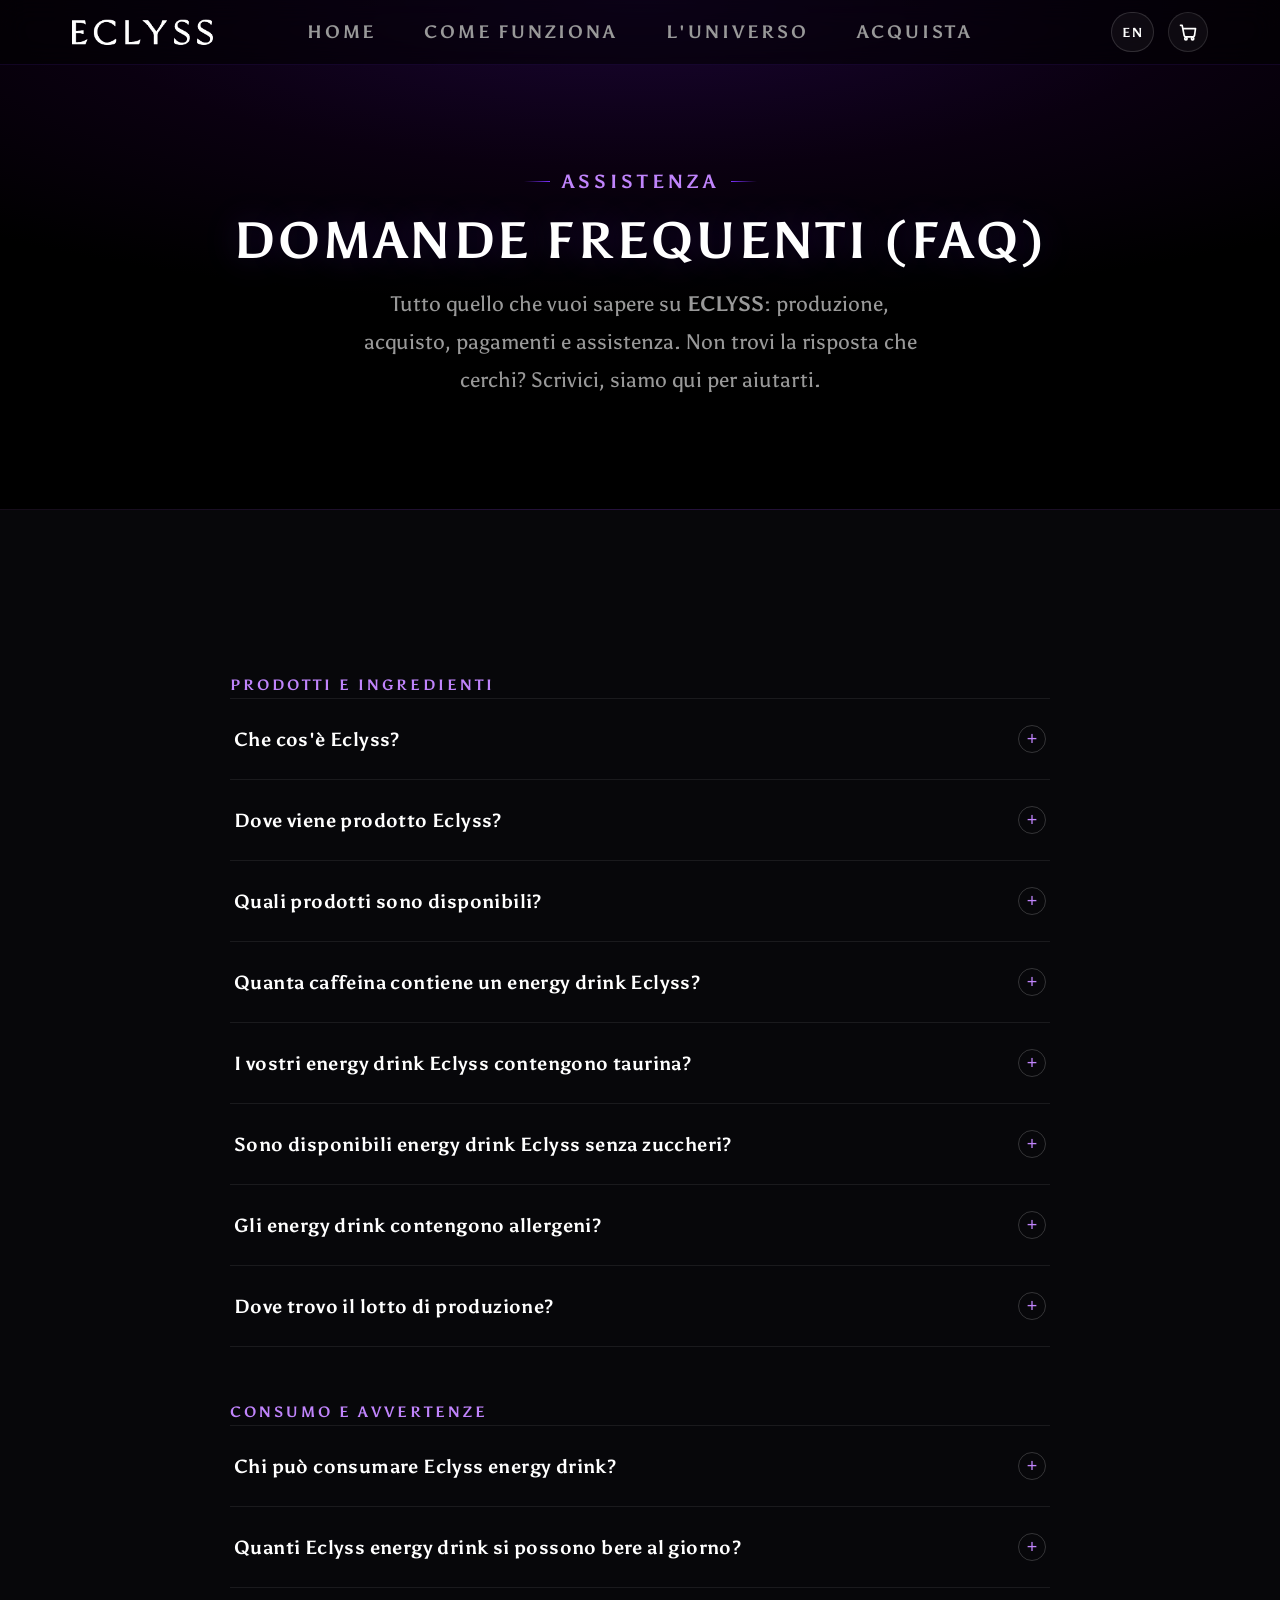
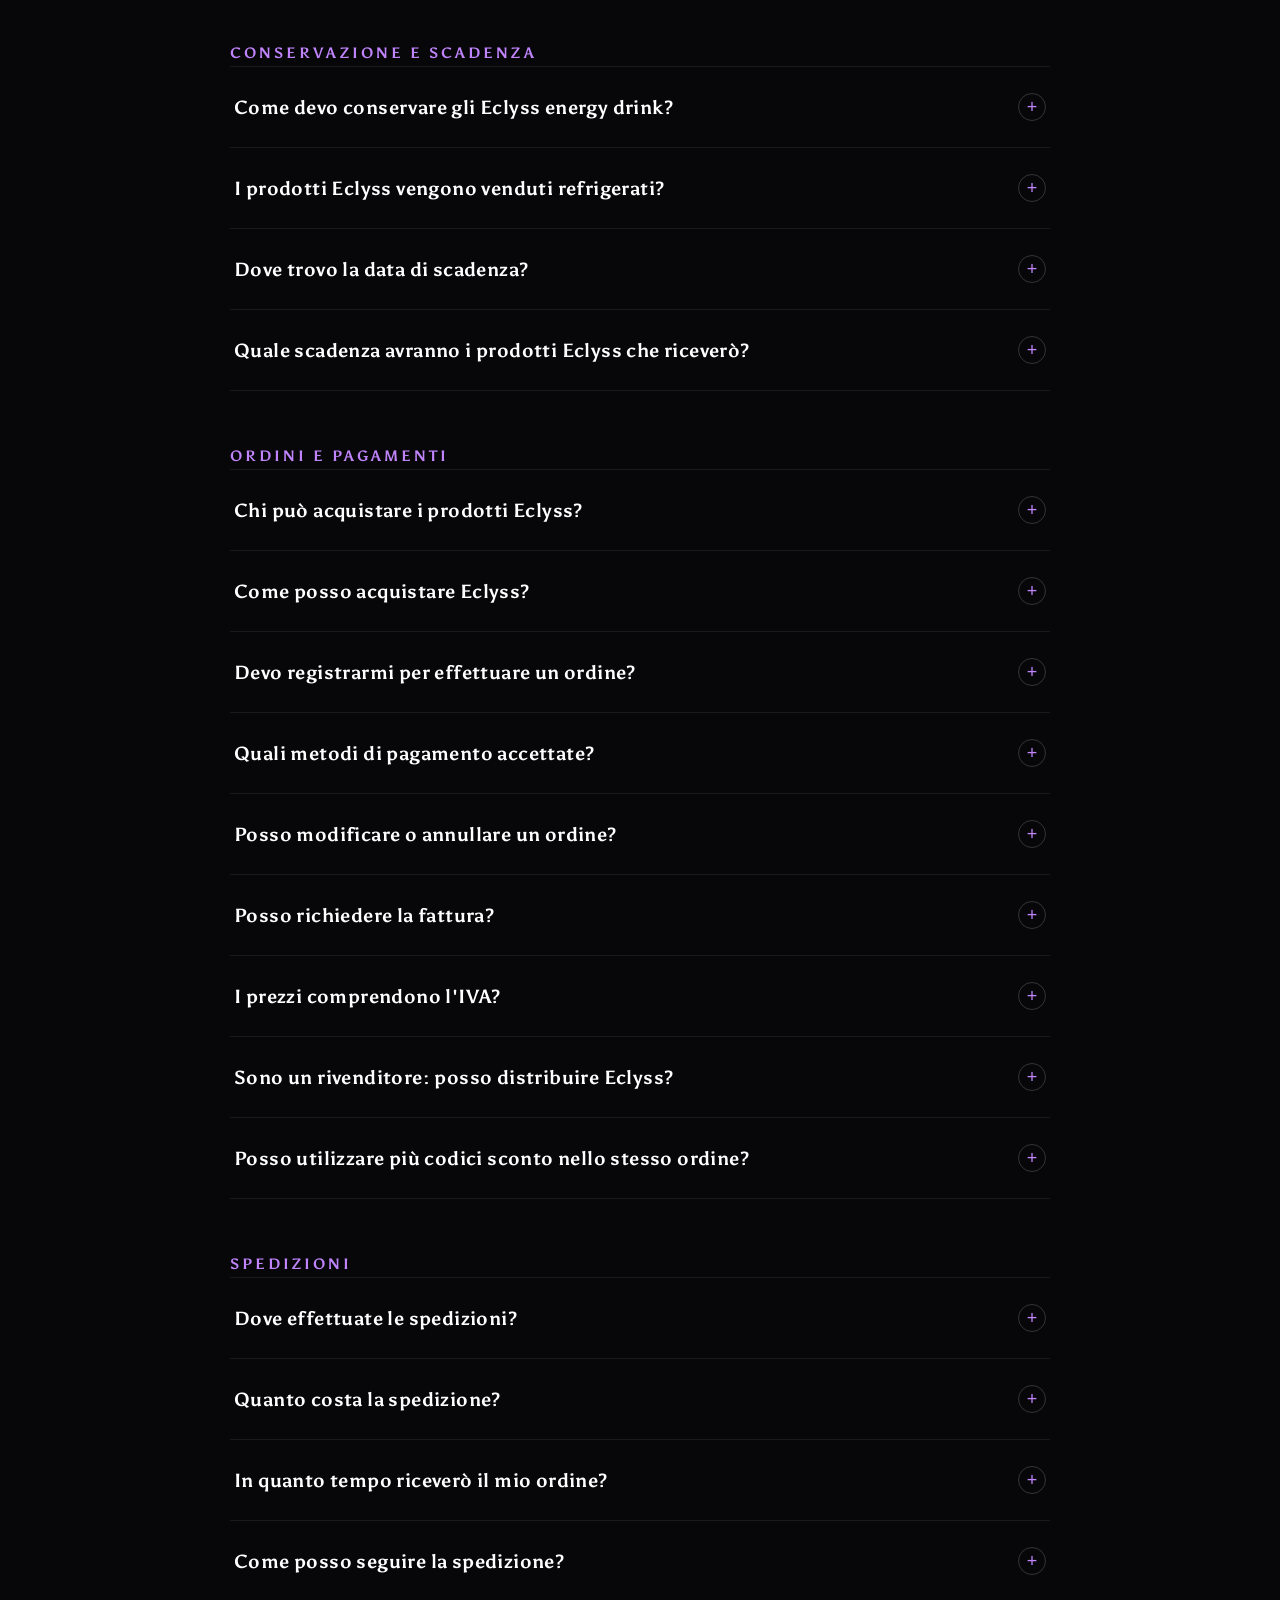
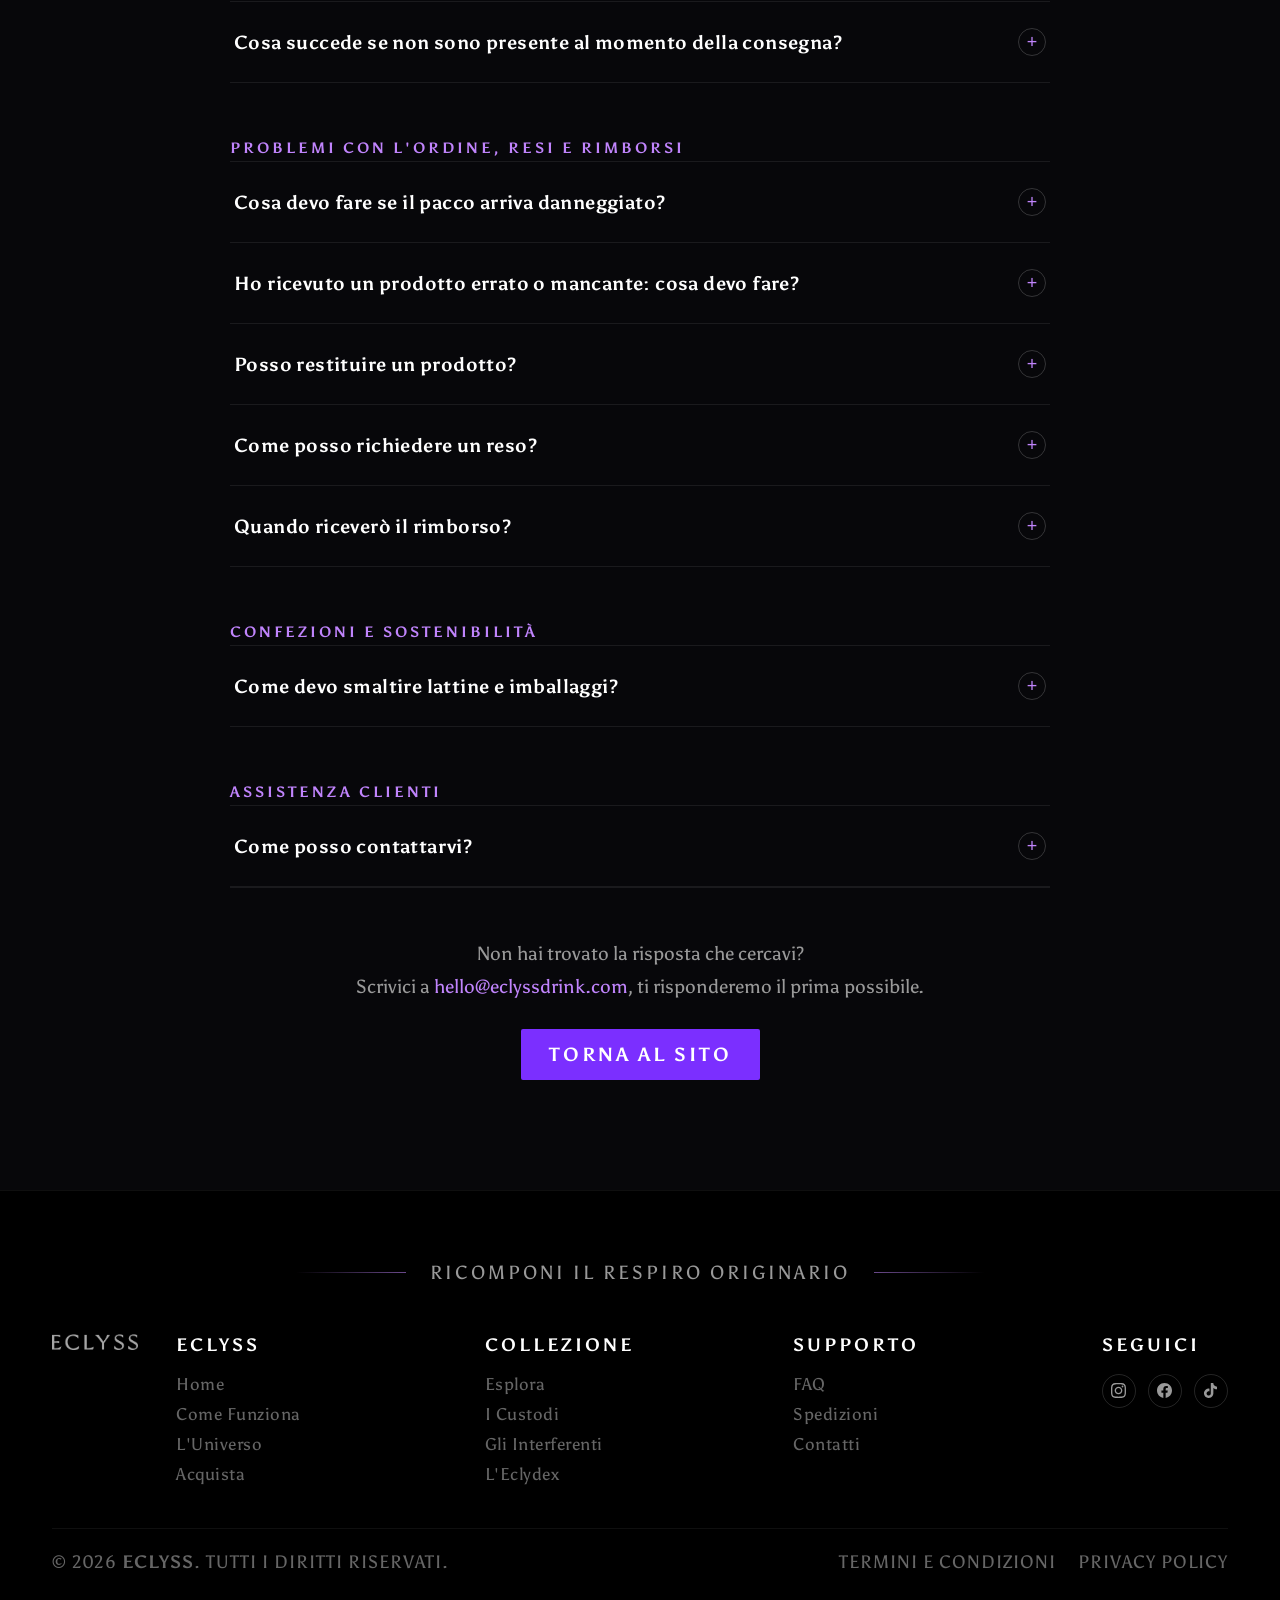
<file: faq.html>
<!DOCTYPE html>
<html lang="it">
<head>
<meta charset="UTF-8">
<meta name="robots" content="noindex, nofollow">
<meta name="viewport" content="width=device-width, initial-scale=1.0, minimum-scale=1.0">
<title>FAQ — Domande Frequenti · ECLYSS</title>
<meta name="description" content="Domande frequenti su ECLYSS: produzione, acquisto, pagamenti, assistenza clienti e privacy.">
<link rel="stylesheet" href="css/faq.css?v=7">
<!-- Snipcart eCommerce -->
<link rel="stylesheet" href="https://cdn.snipcart.com/themes/v3.2.2/default/snipcart.css">
<link rel="stylesheet" href="css/snipcart-theme.css?v=2">
</head>
<body>

<!-- NAV -->
<nav>
  <a href="index.html" class="nav-logo"><img src="assets/Scritta Eclyss.png" alt="ECLYSS"></a>
  <ul class="nav-links" id="navLinks">
    <li><a href="index.html#home">Home</a></li>
    <li><a href="index.html#how">Come Funziona</a></li>
    <li><a href="entra-nel-nostro-mondo.html">L'Universo</a></li>
    <li><a href="index.html#box">Acquista</a></li>
  </ul>
  <div class="nav-cart">
    <button class="lang-toggle" type="button" aria-label="Switch to English">EN</button>
    <button class="menu-toggle" id="menuToggle" type="button" aria-label="Apri il menu" aria-expanded="false" aria-controls="navLinks">
      <span></span><span></span><span></span>
    </button>
    <button class="cart-btn" id="cartBtn" type="button" aria-label="Apri il carrello" aria-expanded="false">
      <svg viewBox="0 0 24 24" fill="none" stroke="currentColor" stroke-width="2" stroke-linecap="round" stroke-linejoin="round"><path d="M3 4h2l2.4 12.2a2 2 0 0 0 2 1.6h8.4a2 2 0 0 0 2-1.6L21 8H6"/><circle cx="9.5" cy="20" r="1.4"/><circle cx="17.5" cy="20" r="1.4"/></svg>
      <span class="cart-count" id="cartCount">0</span>
    </button>
    <div class="cart-dropdown" id="cartDropdown">
      <div class="cart-dropdown-header">Il tuo carrello</div>
      <div class="cart-empty" id="cartEmpty">
        <span class="cart-empty-copy">Il carrello è vuoto.<br>Aggiungi la tua prima <span class="hl">ECLYSS</span> Box.</span>
        <a href="index.html#box" class="btn-purple cart-empty-cta" style="display:flex;align-items:center;justify-content:center;width:100%;box-sizing:border-box;margin-top:16px;text-align:center;text-decoration:none">Acquista ora</a>
      </div>
      <div class="cart-items" id="cartItems"></div>
      <div class="cart-footer" id="cartFooter" hidden>
        <div class="cart-subtotal"><span>Subtotale</span><span id="cartSubtotal">€0,00</span></div>
        <a href="checkout.html" class="btn-purple cart-checkout">Vai all'acquisto</a>
      </div>
    </div>
  </div>
</nav>

<!-- FAQ HERO -->
<section class="faq-hero">
  <div class="faq-hero-grid">
    <div class="faq-hero-text">
      <div class="section-label">Assistenza</div>
      <h1 class="section-title">Domande Frequenti (FAQ)</h1>
      <p class="faq-hero-lead">Tutto quello che vuoi sapere su <span class="hl">ECLYSS</span>: produzione, acquisto, pagamenti e assistenza. Non trovi la risposta che cerchi? Scrivici, siamo qui per aiutarti.</p>
    </div>
  </div>
</section>

<!-- FAQ LIST -->
<section class="faq-section" id="faq">
  <div class="faq-inner">

    <h2 class="faq-group-title">Prodotti e ingredienti</h2>
    <div class="faq-list">

      <div class="faq-item">
        <button class="faq-q" aria-expanded="false">
          <span class="faq-q-text">Che cos'è <span class="hl">Eclyss</span>?</span>
          <span class="faq-icon">+</span>
        </button>
        <div class="faq-a">
          <div class="faq-a-inner">
            <p><span class="hl">Eclyss</span> è un energy drink prodotto e confezionato in Italia per LA COMMERCIALE SRL. Nasce con l'obiettivo di offrire una bevanda energizzante dal gusto distintivo, realizzata secondo elevati standard qualitativi. <span class="hl">Eclyss</span> è una bevanda analcolica formulata con ingredienti come caffeina, taurina, vitamine e altri componenti, variabili a seconda del prodotto. Consulta sempre l'etichetta per conoscere ingredienti, valori nutrizionali e modalità di consumo.</p>
          </div>
        </div>
      </div>

      <div class="faq-item">
        <button class="faq-q" aria-expanded="false">
          <span class="faq-q-text">Dove viene prodotto <span class="hl">Eclyss</span>?</span>
          <span class="faq-icon">+</span>
        </button>
        <div class="faq-a">
          <div class="faq-a-inner">
            <p><span class="hl">Eclyss</span> è prodotto e confezionato in Italia per LA COMMERCIALE SRL, Corso Asti 8/A, 12051 Alba (CN), da BUBBLE Bev. presso lo stabilimento di Piazza Valerio Grosso 1, 13853 Lessona (BI).</p>
          </div>
        </div>
      </div>

      <div class="faq-item">
        <button class="faq-q" aria-expanded="false">
          <span class="faq-q-text">Quali prodotti sono disponibili?</span>
          <span class="faq-icon">+</span>
        </button>
        <div class="faq-a">
          <div class="faq-a-inner">
            <p>Attualmente è disponibile l'Energy Drink <span class="hl">Eclyss</span> — Il Respiro Originario.</p>
            <p>Stiamo lavorando all'ampliamento della nostra gamma con nuove proposte che saranno disponibili prossimamente.</p>
          </div>
        </div>
      </div>

      <div class="faq-item">
        <button class="faq-q" aria-expanded="false">
          <span class="faq-q-text">Quanta caffeina contiene un energy drink <span class="hl">Eclyss</span>?</span>
          <span class="faq-icon">+</span>
        </button>
        <div class="faq-a">
          <div class="faq-a-inner">
            <p>La quantità di caffeina varia in base al prodotto e al formato. Il contenuto è sempre indicato sull'etichetta all'interno della lista Ingredienti.</p>
          </div>
        </div>
      </div>

      <div class="faq-item">
        <button class="faq-q" aria-expanded="false">
          <span class="faq-q-text">I vostri energy drink <span class="hl">Eclyss</span> contengono taurina?</span>
          <span class="faq-icon">+</span>
        </button>
        <div class="faq-a">
          <div class="faq-a-inner">
            <p>I nostri prodotti contengono taurina. Per verificare la quantità di taurina o di altri ingredienti, consulta l'etichetta riportata sulla confezione.</p>
          </div>
        </div>
      </div>

      <div class="faq-item">
        <button class="faq-q" aria-expanded="false">
          <span class="faq-q-text">Sono disponibili energy drink <span class="hl">Eclyss</span> senza zuccheri?</span>
          <span class="faq-icon">+</span>
        </button>
        <div class="faq-a">
          <div class="faq-a-inner">
            <p>No, al momento non abbiamo un energy drink senza zuccheri… ma ci arriveremo presto!</p>
          </div>
        </div>
      </div>

      <div class="faq-item">
        <button class="faq-q" aria-expanded="false">
          <span class="faq-q-text">Gli energy drink contengono allergeni?</span>
          <span class="faq-icon">+</span>
        </button>
        <div class="faq-a">
          <div class="faq-a-inner">
            <p>La presenza di eventuali allergeni dipende dalla formulazione del singolo prodotto. Le informazioni aggiornate sono riportate sull'etichetta. In caso di allergie o intolleranze, ti consigliamo di controllare sempre la confezione prima del consumo.</p>
          </div>
        </div>
      </div>

      <div class="faq-item">
        <button class="faq-q" aria-expanded="false">
          <span class="faq-q-text">Dove trovo il lotto di produzione?</span>
          <span class="faq-icon">+</span>
        </button>
        <div class="faq-a">
          <div class="faq-a-inner">
            <p>Il codice di produzione o lotto di produzione è sempre riportato sul fondo della lattina.</p>
          </div>
        </div>
      </div>

    </div>

    <h2 class="faq-group-title">Consumo e avvertenze</h2>
    <div class="faq-list">

      <div class="faq-item">
        <button class="faq-q" aria-expanded="false">
          <span class="faq-q-text">Chi può consumare <span class="hl">Eclyss</span> energy drink?</span>
          <span class="faq-icon">+</span>
        </button>
        <div class="faq-a">
          <div class="faq-a-inner">
            <p>Gli energy drink di <span class="hl">Eclyss</span> sono destinati a consumatori adulti. A causa dell'elevato contenuto di caffeina, non sono raccomandati ai bambini, alle donne in gravidanza o durante l'allattamento e alle persone sensibili alla caffeina.</p>
          </div>
        </div>
      </div>

      <div class="faq-item">
        <button class="faq-q" aria-expanded="false">
          <span class="faq-q-text">Quanti <span class="hl">Eclyss</span> energy drink si possono bere al giorno?</span>
          <span class="faq-icon">+</span>
        </button>
        <div class="faq-a">
          <div class="faq-a-inner">
            <p>Il consumo di <span class="hl">Eclyss</span> deve essere moderato e commisurato alla propria sensibilità alla caffeina, considerando anche le altre fonti assunte durante la giornata, come caffè, tè e integratori. Segui sempre le indicazioni riportate sulla confezione e, in caso di dubbi o particolari condizioni di salute, consulta un medico.</p>
          </div>
        </div>
      </div>

    </div>

    <h2 class="faq-group-title">Conservazione e scadenza</h2>
    <div class="faq-list">

      <div class="faq-item">
        <button class="faq-q" aria-expanded="false">
          <span class="faq-q-text">Come devo conservare gli <span class="hl">Eclyss</span> energy drink?</span>
          <span class="faq-icon">+</span>
        </button>
        <div class="faq-a">
          <div class="faq-a-inner">
            <p>Conserva i prodotti di <span class="hl">Eclyss</span> in un luogo fresco e asciutto, lontano da fonti di calore e dalla luce diretta del sole, ad una temperatura mai superiore ai 25°C. Dopo l'apertura, conserva la bevanda in frigorifero e consumala entro il periodo indicato sulla confezione.</p>
          </div>
        </div>
      </div>

      <div class="faq-item">
        <button class="faq-q" aria-expanded="false">
          <span class="faq-q-text">I prodotti <span class="hl">Eclyss</span> vengono venduti refrigerati?</span>
          <span class="faq-icon">+</span>
        </button>
        <div class="faq-a">
          <div class="faq-a-inner">
            <p>Salvo diversa indicazione, gli energy drink vengono spediti a temperatura ambiente. Prima del consumo puoi raffreddarli seguendo le indicazioni riportate sulla confezione.</p>
          </div>
        </div>
      </div>

      <div class="faq-item">
        <button class="faq-q" aria-expanded="false">
          <span class="faq-q-text">Dove trovo la data di scadenza?</span>
          <span class="faq-icon">+</span>
        </button>
        <div class="faq-a">
          <div class="faq-a-inner">
            <p>La data di scadenza o il termine minimo di conservazione è riportato sul fondo della lattina.</p>
          </div>
        </div>
      </div>

      <div class="faq-item">
        <button class="faq-q" aria-expanded="false">
          <span class="faq-q-text">Quale scadenza avranno i prodotti <span class="hl">Eclyss</span> che riceverò?</span>
          <span class="faq-icon">+</span>
        </button>
        <div class="faq-a">
          <div class="faq-a-inner">
            <p>Spediamo prodotti con una vita residua adeguata al normale consumo. In caso di offerte relative a prodotti con scadenza ravvicinata, questa caratteristica sarà indicata chiaramente nella pagina del prodotto.</p>
          </div>
        </div>
      </div>

    </div>

    <h2 class="faq-group-title">Ordini e pagamenti</h2>
    <div class="faq-list">

      <div class="faq-item">
        <button class="faq-q" aria-expanded="false">
          <span class="faq-q-text">Chi può acquistare i prodotti <span class="hl">Eclyss</span>?</span>
          <span class="faq-icon">+</span>
        </button>
        <div class="faq-a">
          <div class="faq-a-inner">
            <p>I prodotti <span class="hl">Eclyss</span> sono disponibili per l'acquisto da parte di privati direttamente attraverso il nostro sito e-commerce www.eclyssdrink.com.</p>
            <p>Collaboriamo inoltre con aziende e rivenditori selezionati interessati alla distribuzione del prodotto. Se desideri ricevere maggiori informazioni sulle opportunità di rivendita, puoi contattarci all'indirizzo e-mail <a href="mailto:orders@eclyssdrink.com">orders@eclyssdrink.com</a>.</p>
          </div>
        </div>
      </div>

      <div class="faq-item">
        <button class="faq-q" aria-expanded="false">
          <span class="faq-q-text">Come posso acquistare <span class="hl">Eclyss</span>?</span>
          <span class="faq-icon">+</span>
        </button>
        <div class="faq-a">
          <div class="faq-a-inner">
            <p>Puoi acquistare i prodotti <span class="hl">Eclyss</span> direttamente dal nostro sito e-commerce in modo semplice e sicuro.</p>
            <p>In futuro il prodotto sarà disponibile anche attraverso i canali di vendita integrati sui nostri profili social, come TikTok, non appena tali servizi saranno attivati.</p>
          </div>
        </div>
      </div>

      <div class="faq-item">
        <button class="faq-q" aria-expanded="false">
          <span class="faq-q-text">Devo registrarmi per effettuare un ordine?</span>
          <span class="faq-icon">+</span>
        </button>
        <div class="faq-a">
          <div class="faq-a-inner">
            <p>È possibile acquistare come ospite senza creare un account. La consultazione del sito non è vincolata alla tua registrazione. Solo nel caso in cui deciderai di procedere con l'acquisto ti verranno chiesti i dati per la spedizione e fatturazione.</p>
          </div>
        </div>
      </div>

      <div class="faq-item">
        <button class="faq-q" aria-expanded="false">
          <span class="faq-q-text">Quali metodi di pagamento accettate?</span>
          <span class="faq-icon">+</span>
        </button>
        <div class="faq-a">
          <div class="faq-a-inner">
            <p>Accettiamo carte di credito e debito Visa e Mastercard. I metodi disponibili vengono mostrati durante il pagamento. Tutte le transazioni vengono effettuate tramite piattaforme di pagamento affidabili e protette, nel rispetto dei più elevati standard di sicurezza.</p>
          </div>
        </div>
      </div>

      <div class="faq-item">
        <button class="faq-q" aria-expanded="false">
          <span class="faq-q-text">Posso modificare o annullare un ordine?</span>
          <span class="faq-icon">+</span>
        </button>
        <div class="faq-a">
          <div class="faq-a-inner">
            <p>Contattaci il prima possibile indicando il numero dell'ordine. Se la preparazione o la spedizione non sono ancora iniziate, verificheremo la possibilità di modificarlo o annullarlo. Una volta affidato al corriere, non sarà più possibile intervenire.</p>
          </div>
        </div>
      </div>

      <div class="faq-item">
        <button class="faq-q" aria-expanded="false">
          <span class="faq-q-text">Posso richiedere la fattura?</span>
          <span class="faq-icon">+</span>
        </button>
        <div class="faq-a">
          <div class="faq-a-inner">
            <p>Sì. Inserisci correttamente i dati di fatturazione, il codice fiscale o la partita IVA e gli eventuali dati necessari durante l'acquisto. La fattura deve essere richiesta secondo le modalità indicate al momento dell'ordine.</p>
          </div>
        </div>
      </div>

      <div class="faq-item">
        <button class="faq-q" aria-expanded="false">
          <span class="faq-q-text">I prezzi comprendono l'IVA?</span>
          <span class="faq-icon">+</span>
        </button>
        <div class="faq-a">
          <div class="faq-a-inner">
            <p>Sì, salvo diversa indicazione, i prezzi visibili sul sito non sono comprensivi di IVA. Le tasse e le spese di spedizione vengono calcolate separatamente dopo l'inserimento dei dati di Fatturazione e Spedizione prima del pagamento.</p>
          </div>
        </div>
      </div>

      <div class="faq-item">
        <button class="faq-q" aria-expanded="false">
          <span class="faq-q-text">Sono un rivenditore: posso distribuire <span class="hl">Eclyss</span>?</span>
          <span class="faq-icon">+</span>
        </button>
        <div class="faq-a">
          <div class="faq-a-inner">
            <p>Sì. Valutiamo collaborazioni con rivenditori e realtà commerciali interessate alla distribuzione del marchio.</p>
            <p>Per ricevere maggiori informazioni puoi contattarci via e-mail all'indirizzo <a href="mailto:hello@eclyssdrink.com">hello@eclyssdrink.com</a>, indicando la tua attività e la tua richiesta.</p>
          </div>
        </div>
      </div>

      <div class="faq-item">
        <button class="faq-q" aria-expanded="false">
          <span class="faq-q-text">Posso utilizzare più codici sconto nello stesso ordine?</span>
          <span class="faq-icon">+</span>
        </button>
        <div class="faq-a">
          <div class="faq-a-inner">
            <p>Salvo diversa indicazione, i codici promozionali non sono cumulabili. Eventuali condizioni specifiche sono riportate nel regolamento della promozione.</p>
          </div>
        </div>
      </div>

    </div>

    <h2 class="faq-group-title">Spedizioni</h2>
    <div class="faq-list">

      <div class="faq-item">
        <button class="faq-q" aria-expanded="false">
          <span class="faq-q-text">Dove effettuate le spedizioni?</span>
          <span class="faq-icon">+</span>
        </button>
        <div class="faq-a">
          <div class="faq-a-inner">
            <p>Spediamo in Italia e Paesi UE. Eventuali limitazioni geografiche saranno indicate durante la procedura di acquisto.</p>
          </div>
        </div>
      </div>

      <div class="faq-item">
        <button class="faq-q" aria-expanded="false">
          <span class="faq-q-text">Quanto costa la spedizione?</span>
          <span class="faq-icon">+</span>
        </button>
        <div class="faq-a">
          <div class="faq-a-inner">
            <p>Il costo dipende dalla destinazione, dal peso e dal valore dell'ordine. L'importo esatto viene mostrato nel carrello prima del pagamento. La spedizione è gratuita per ordini superiori a [importo] euro.</p>
          </div>
        </div>
      </div>

      <div class="faq-item">
        <button class="faq-q" aria-expanded="false">
          <span class="faq-q-text">In quanto tempo riceverò il mio ordine?</span>
          <span class="faq-icon">+</span>
        </button>
        <div class="faq-a">
          <div class="faq-a-inner">
            <p>Gli ordini vengono generalmente preparati entro 1-2 giorni lavorativi e consegnati entro 2 giorni lavorativi dalla spedizione a seconda della zona geografica. Durante festività, promozioni o periodi di elevata richiesta potrebbero verificarsi dei ritardi.</p>
          </div>
        </div>
      </div>

      <div class="faq-item">
        <button class="faq-q" aria-expanded="false">
          <span class="faq-q-text">Come posso seguire la spedizione?</span>
          <span class="faq-icon">+</span>
        </button>
        <div class="faq-a">
          <div class="faq-a-inner">
            <p>Quando il tuo ordine verrà spedito riceverai una e-mail con le istruzioni per tracciare il tuo pacco. Potrai controllare lo stato della tua spedizione direttamente dal sito del corriere, che ti verrà indicato assieme al tracking number.</p>
          </div>
        </div>
      </div>

      <div class="faq-item">
        <button class="faq-q" aria-expanded="false">
          <span class="faq-q-text">Cosa succede se non sono presente al momento della consegna?</span>
          <span class="faq-icon">+</span>
        </button>
        <div class="faq-a">
          <div class="faq-a-inner">
            <p>Il corriere potrà effettuare un nuovo tentativo, lasciare indicazioni per il ritiro oppure depositare il pacco presso un punto autorizzato, secondo le proprie condizioni di servizio.</p>
          </div>
        </div>
      </div>

    </div>

    <h2 class="faq-group-title">Problemi con l'ordine, resi e rimborsi</h2>
    <div class="faq-list">

      <div class="faq-item">
        <button class="faq-q" aria-expanded="false">
          <span class="faq-q-text">Cosa devo fare se il pacco arriva danneggiato?</span>
          <span class="faq-icon">+</span>
        </button>
        <div class="faq-a">
          <div class="faq-a-inner">
            <p>Se l'imballaggio presenta danni evidenti, ti consigliamo di accettare la consegna con riserva specifica, descrivendo il danno. Fotografa il pacco prima di aprirlo e contattaci entro 24 ore all'indirizzo <a href="mailto:orders@eclyssdrink.com">orders@eclyssdrink.com</a>, allegando fotografie dell'imballaggio, dei prodotti e dell'etichetta di spedizione.</p>
          </div>
        </div>
      </div>

      <div class="faq-item">
        <button class="faq-q" aria-expanded="false">
          <span class="faq-q-text">Ho ricevuto un prodotto errato o mancante: cosa devo fare?</span>
          <span class="faq-icon">+</span>
        </button>
        <div class="faq-a">
          <div class="faq-a-inner">
            <p>Contattaci all'indirizzo <a href="mailto:orders@eclyssdrink.com">orders@eclyssdrink.com</a> indicando il numero d'ordine e allegando una fotografia dei prodotti ricevuti e dell'imballaggio. Verificheremo la segnalazione e ti comunicheremo come procedere.</p>
          </div>
        </div>
      </div>

      <div class="faq-item">
        <button class="faq-q" aria-expanded="false">
          <span class="faq-q-text">Posso restituire un prodotto?</span>
          <span class="faq-icon">+</span>
        </button>
        <div class="faq-a">
          <div class="faq-a-inner">
            <p>Il consumatore può esercitare il diritto di recesso entro 14 giorni dalla consegna, nel rispetto delle condizioni previste dalla normativa e dalle nostre Condizioni generali di vendita. Per ragioni igieniche e di tutela della salute, i prodotti sigillati aperti dopo la consegna non possono essere restituiti mediante recesso.</p>
          </div>
        </div>
      </div>

      <div class="faq-item">
        <button class="faq-q" aria-expanded="false">
          <span class="faq-q-text">Come posso richiedere un reso?</span>
          <span class="faq-icon">+</span>
        </button>
        <div class="faq-a">
          <div class="faq-a-inner">
            <p>Invia una richiesta a <a href="mailto:orders@eclyssdrink.com">orders@eclyssdrink.com</a> indicando il numero d'ordine, i prodotti interessati e il motivo della richiesta. Il servizio clienti ti fornirà le istruzioni per la restituzione.</p>
          </div>
        </div>
      </div>

      <div class="faq-item">
        <button class="faq-q" aria-expanded="false">
          <span class="faq-q-text">Quando riceverò il rimborso?</span>
          <span class="faq-icon">+</span>
        </button>
        <div class="faq-a">
          <div class="faq-a-inner">
            <p>Il rimborso verrà gestito secondo le tempistiche previste nelle Condizioni generali di vendita e utilizzando, di norma, lo stesso metodo di pagamento impiegato per l'acquisto. Prima di emettere il rimborso attenderemo il ricevimento dei prodotti restituiti.</p>
          </div>
        </div>
      </div>

    </div>

    <h2 class="faq-group-title">Confezioni e sostenibilità</h2>
    <div class="faq-list">

      <div class="faq-item">
        <button class="faq-q" aria-expanded="false">
          <span class="faq-q-text">Come devo smaltire lattine e imballaggi?</span>
          <span class="faq-icon">+</span>
        </button>
        <div class="faq-a">
          <div class="faq-a-inner">
            <p>Segui le indicazioni ambientali riportate sulla confezione e le regole per la raccolta differenziata previste dal tuo Comune. Separa, quando possibile, lattina, film, cartone e materiali di riempimento.</p>
            <ul>
              <li>La lattina ha codice di smaltimento ALU41 e può essere smaltita nell'Alluminio.</li>
              <li>L'etichetta ha codice di smaltimento PP05 e può essere smaltita nella Plastica.</li>
              <li>La scatola in cartone ha codice di smaltimento PAP20 e può essere smaltita con la Carta.</li>
            </ul>
          </div>
        </div>
      </div>

    </div>

    <h2 class="faq-group-title">Assistenza clienti</h2>
    <div class="faq-list">

      <div class="faq-item">
        <button class="faq-q" aria-expanded="false">
          <span class="faq-q-text">Come posso contattarvi?</span>
          <span class="faq-icon">+</span>
        </button>
        <div class="faq-a">
          <div class="faq-a-inner">
            <p>Puoi contattarci all'indirizzo <a href="mailto:hello@eclyssdrink.com">hello@eclyssdrink.com</a>. Il servizio clienti è disponibile dal lun al ven dalle 8 - 17.</p>
          </div>
        </div>
      </div>

    </div>

    <div class="faq-cta">
      <p>Non hai trovato la risposta che cercavi?<br>Scrivici a <a class="mail" href="mailto:hello@eclyssdrink.com">hello@eclyssdrink.com</a>, ti risponderemo il prima possibile.</p>
      <a href="index.html#box" class="btn-purple">Torna al Sito</a>
    </div>

  </div>
</section>

<!-- FOOTER -->
<footer>
  <div class="footer-mantra">
    <span class="fm-line"></span>
    <span class="fm-txt">Ricomponi il Respiro Originario</span>
    <span class="fm-line fm-line-r"></span>
  </div>
  <div class="footer-grid">
    <div><img src="assets/Scritta Eclyss.png" alt="ECLYSS" style="height:16px;filter:invert(1);opacity:.65"></div>
    <div>
      <div class="footer-col-title"><span class="hl">ECLYSS</span></div>
      <ul class="footer-links"><li><a href="index.html#home">Home</a></li><li><a href="index.html#how">Come Funziona</a></li><li><a href="entra-nel-nostro-mondo.html">L'Universo</a></li><li><a href="index.html#box">Acquista</a></li></ul>
    </div>
    <div>
      <div class="footer-col-title">Collezione</div>
      <ul class="footer-links"><li><a href="entra-nel-nostro-mondo.html">Esplora</a></li><li><a href="entra-nel-nostro-mondo.html#guardians">I Custodi</a></li><li><a href="entra-nel-nostro-mondo.html#interferenti">Gli Interferenti</a></li><li><a href="entra-nel-nostro-mondo.html#codex">L'Eclydex</a></li></ul>
    </div>
    <div>
      <div class="footer-col-title">Supporto</div>
      <ul class="footer-links"><li><a href="faq.html">FAQ</a></li><li><a href="spedizioni.html">Spedizioni</a></li><li><a href="contatti.html">Contatti</a></li></ul>
    </div>
    <div>
      <div class="footer-col-title">Seguici</div>
      <div class="social-col">
        <a class="soc-btn" href="https://www.instagram.com/eclyss.energydrink/" target="_blank" rel="noopener" title="Instagram">
          <svg width="15" height="15" fill="currentColor" viewBox="0 0 24 24"><path d="M12 2.163c3.204 0 3.584.012 4.85.07 3.252.148 4.771 1.691 4.919 4.919.058 1.265.069 1.645.069 4.849 0 3.205-.012 3.584-.069 4.849-.149 3.225-1.664 4.771-4.919 4.919-1.266.058-1.644.07-4.85.07-3.204 0-3.584-.012-4.849-.07-3.26-.149-4.771-1.699-4.919-4.92-.058-1.265-.07-1.644-.07-4.849 0-3.204.013-3.583.07-4.849.149-3.227 1.664-4.771 4.919-4.919 1.266-.057 1.645-.069 4.849-.069zm0-2.163c-3.259 0-3.667.014-4.947.072-4.358.2-6.78 2.618-6.98 6.98-.059 1.281-.073 1.689-.073 4.948 0 3.259.014 3.668.072 4.948.2 4.358 2.618 6.78 6.98 6.98 1.281.058 1.689.072 4.948.072 3.259 0 3.668-.014 4.948-.072 4.354-.2 6.782-2.618 6.979-6.98.059-1.28.073-1.689.073-4.948 0-3.259-.014-3.667-.072-4.947-.196-4.354-2.617-6.78-6.979-6.98-1.281-.059-1.69-.073-4.949-.073zm0 5.838c-3.403 0-6.162 2.759-6.162 6.162s2.759 6.163 6.162 6.163 6.162-2.759 6.162-6.163c0-3.403-2.759-6.162-6.162-6.162zm0 10.162c-2.209 0-4-1.79-4-4 0-2.209 1.791-4 4-4s4 1.791 4 4c0 2.21-1.791 4-4 4zm6.406-11.845c-.796 0-1.441.645-1.441 1.44s.645 1.44 1.441 1.44c.795 0 1.439-.645 1.439-1.44s-.644-1.44-1.439-1.44z"/></svg>
        </a>
        <a class="soc-btn" href="https://www.facebook.com/profile.php?id=61591589246364" target="_blank" rel="noopener" title="Facebook">
          <svg width="15" height="15" fill="currentColor" viewBox="0 0 24 24"><path d="M24 12.073c0-6.627-5.373-12-12-12s-12 5.373-12 12c0 5.99 4.388 10.954 10.125 11.854v-8.385H7.078v-3.47h3.047V9.43c0-3.007 1.792-4.669 4.533-4.669 1.312 0 2.686.235 2.686.235v2.953H15.83c-1.491 0-1.956.925-1.956 1.874v2.25h3.328l-.532 3.47h-2.796v8.385C19.612 23.027 24 18.062 24 12.073z"/></svg>
        </a>
        <a class="soc-btn" href="https://www.tiktok.com/@eclyss.energydrink" target="_blank" rel="noopener" title="TikTok">
          <svg width="15" height="15" fill="currentColor" viewBox="0 0 24 24"><path d="M12.525.02c1.31-.02 2.61-.01 3.91-.02.08 1.53.63 3.09 1.75 4.17 1.12 1.11 2.7 1.62 4.24 1.79v4.03c-1.44-.05-2.89-.35-4.2-.97-.57-.26-1.1-.59-1.62-.93-.01 2.92.01 5.84-.02 8.75-.08 1.4-.54 2.79-1.35 3.94-1.31 1.92-3.58 3.17-5.91 3.21-1.43.08-2.86-.31-4.08-1.03-2.02-1.19-3.44-3.37-3.65-5.71-.02-.5-.03-1-.01-1.49.18-1.9 1.12-3.72 2.58-4.96 1.66-1.44 3.98-2.13 6.15-1.72.02 1.48-.04 2.96-.04 4.44-.99-.32-2.15-.23-3.02.37-.63.41-1.11 1.04-1.36 1.75-.21.51-.15 1.07-.14 1.61.24 1.64 1.82 3.02 3.5 2.87 1.12-.01 2.19-.66 2.77-1.61.19-.33.4-.67.41-1.06.1-1.79.06-3.57.07-5.36.01-4.03-.01-8.05.02-12.07z"/></svg>
        </a>
      </div>
    </div>
  </div>
  <div class="footer-bottom">
    <span class="footer-copy">© 2026 <span class="hl">ECLYSS</span>. Tutti i diritti riservati.</span>
    <div class="footer-legal">
      <a href="#">Termini e condizioni</a>
      <a href="#">Privacy Policy</a>
    </div>
  </div>
</footer>

<script src="js/catalogo.js"></script>
<script src="js/faq.js"></script>
<!-- Config Snipcart -->
<script src="js/i18n-dict.js?v=12"></script>
<script src="js/i18n.js?v=11"></script>
<script src="js/config.js?v=11"></script>
<!-- Snipcart -->
<script async src="https://cdn.snipcart.com/themes/v3.2.2/default/snipcart.js"></script>
<div hidden id="snipcart"></div>
</body>
</html>
</file>
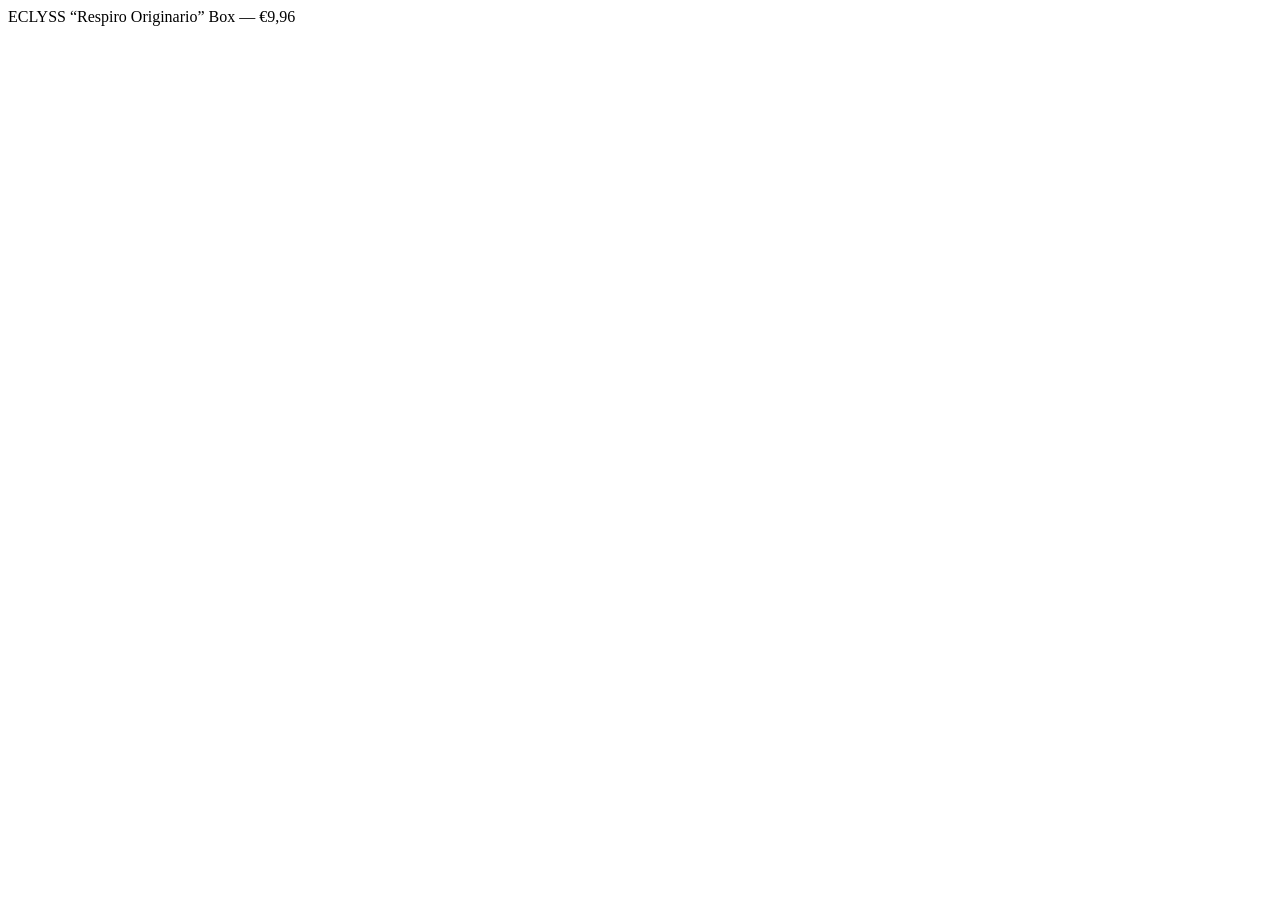
<file: prodotto.html>
<!DOCTYPE html>
<html lang="it">
<head>
<meta charset="UTF-8">
<meta name="robots" content="noindex, nofollow">
<meta name="viewport" content="width=device-width, initial-scale=1.0">
<title>ECLYSS — Prodotto</title>
</head>
<body>
<!--
  Pagina tecnica di validazione prodotto per Snipcart.
  Il sito eclyssdrink.com è protetto da password (StaticCrypt): le pagine reali
  sono cifrate e il crawler di Snipcart non può leggerle. Questa pagina resta in
  chiaro e contiene SOLO la definizione del prodotto, così Snipcart può validare
  id/prezzo al checkout. Nessun contenuto del sito è esposto qui.
  Snipcart (config.js / checkout.js) punta a questa pagina come data-item-url.
-->
<div hidden id="snipcart" data-api-key="MDVjMmQ2NmItODk2Zi00OTFkLWJmN2UtNGRhNzZhMTZhZDQxNjM5MjAxNTAzODExNjAwNDYz"></div>

<div class="snipcart-add-item"
  data-item-id="eclyss-box"
  data-item-name="ECLYSS “Respiro Originario” Box"
  data-item-price="9.96"
  data-item-url="/prodotto.html"
  data-item-description="4 lattine collezionabili ECLYSS con carte originali rivelatrici"
  data-item-image="assets/logo-magenta.png">ECLYSS “Respiro Originario” Box — €9,96</div>
</body>
</html>
</file>
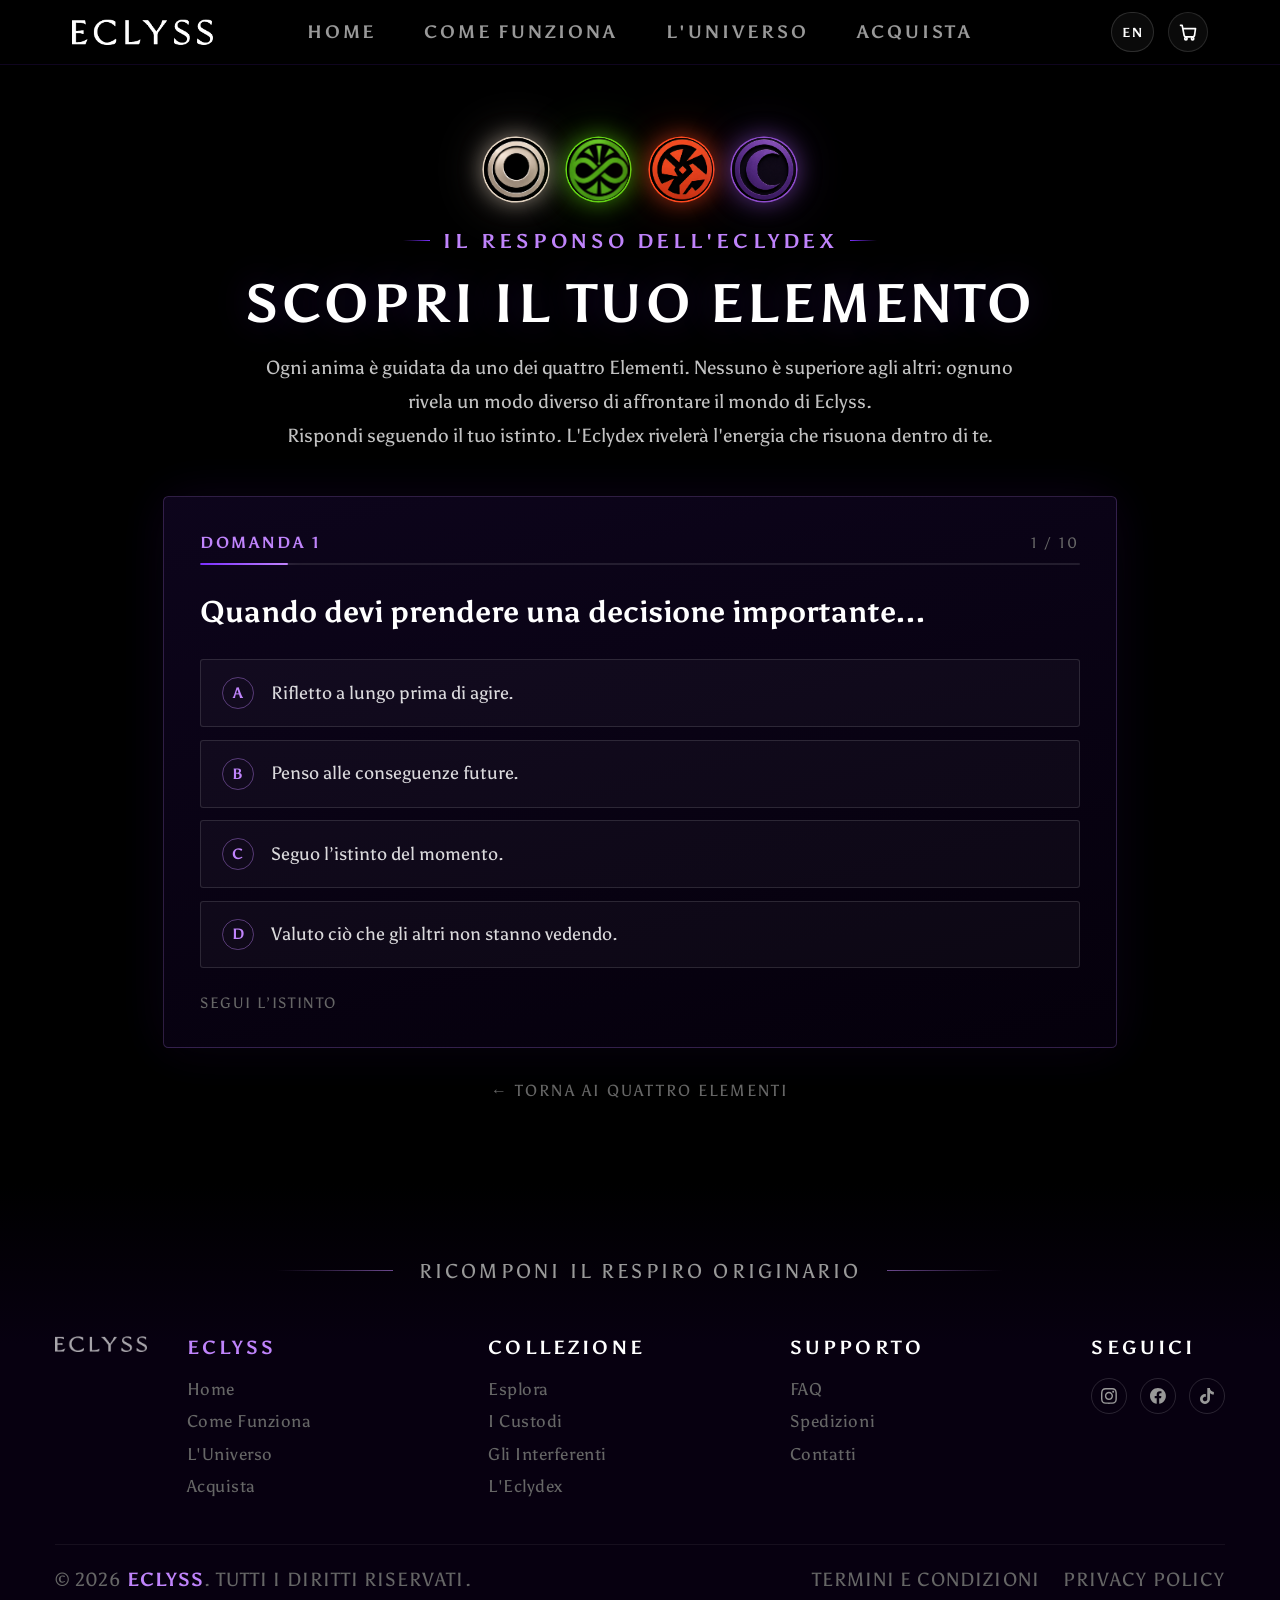
<file: scopri-il-tuo-elemento.html>
<!DOCTYPE html>
<html lang="it">
<head>
<meta charset="UTF-8">
<meta name="robots" content="noindex, nofollow">
<meta name="viewport" content="width=device-width, initial-scale=1.0, minimum-scale=1.0">
<title>Scopri il tuo Elemento · ECLYSS</title>
<meta name="description" content="Il test dell'Eclydex: dieci domande per scoprire quale dei quattro Elementi Primordiali di ECLYSS risuona dentro di te.">
<link rel="preconnect" href="https://fonts.googleapis.com">
<link rel="preconnect" href="https://fonts.gstatic.com" crossorigin>
<link href="https://fonts.googleapis.com/css2?family=Yellowtail&display=swap" rel="stylesheet">
<link rel="stylesheet" href="css/entra-nel-nostro-mondo.css?v=13">
<link rel="stylesheet" href="css/elementi.css?v=11">
<!-- Snipcart eCommerce -->
<link rel="stylesheet" href="https://cdn.snipcart.com/themes/v3.2.2/default/snipcart.css">
<link rel="stylesheet" href="css/snipcart-theme.css?v=2">
</head>
<body>

<!-- NAV -->
<nav>
  <a href="index.html" class="nav-logo"><img src="assets/Scritta Eclyss.png" alt="ECLYSS"></a>
  <ul class="nav-links" id="navLinks">
    <li><a href="index.html#home">Home</a></li>
    <li><a href="index.html#how">Come Funziona</a></li>
    <li><a href="entra-nel-nostro-mondo.html">L'Universo</a></li>
    <li><a href="index.html#box">Acquista</a></li>
  </ul>
  <div class="nav-cart">
    <button class="lang-toggle" type="button" aria-label="Switch to English">EN</button>
    <button class="menu-toggle" id="menuToggle" type="button" aria-label="Apri il menu" aria-expanded="false" aria-controls="navLinks">
      <span></span><span></span><span></span>
    </button>
    <button class="cart-btn" id="cartBtn" type="button" aria-label="Apri il carrello" aria-expanded="false">
      <svg viewBox="0 0 24 24" fill="none" stroke="currentColor" stroke-width="2" stroke-linecap="round" stroke-linejoin="round"><path d="M3 4h2l2.4 12.2a2 2 0 0 0 2 1.6h8.4a2 2 0 0 0 2-1.6L21 8H6"/><circle cx="9.5" cy="20" r="1.4"/><circle cx="17.5" cy="20" r="1.4"/></svg>
      <span class="cart-count" id="cartCount">0</span>
    </button>
    <div class="cart-dropdown" id="cartDropdown">
      <div class="cart-dropdown-header">Il tuo carrello</div>
      <div class="cart-empty" id="cartEmpty">
        <span class="cart-empty-copy">Il carrello è vuoto.<br>Aggiungi la tua prima <span class="hl">ECLYSS</span> Box.</span>
        <a href="index.html#box" class="btn-purple cart-empty-cta" style="display:flex;align-items:center;justify-content:center;width:100%;box-sizing:border-box;margin-top:16px;text-align:center;text-decoration:none">Acquista ora</a>
      </div>
      <div class="cart-items" id="cartItems"></div>
      <div class="cart-footer" id="cartFooter" hidden>
        <div class="cart-subtotal"><span>Subtotale</span><span id="cartSubtotal">€0,00</span></div>
        <a href="checkout.html" class="btn-purple cart-checkout">Vai all'acquisto</a>
      </div>
    </div>
  </div>
</nav>

<!-- TEST: SCOPRI IL TUO ELEMENTO -->
<section class="eltest eltest-page" id="test-elemento">
  <div class="eltest-inner">
    <div class="eltest-sigilli" aria-hidden="true">
      <span class="el-sigillo" style="--c:#E2D2C0"><img src="assets/nuovi simboli/SILENZIO.png" alt=""></span>
      <span class="el-sigillo" style="--c:#63D315"><img src="assets/nuovi simboli/TEMPO.png" alt=""></span>
      <span class="el-sigillo" style="--c:#FF4A1F"><img src="assets/nuovi simboli/CAOS.png" alt=""></span>
      <span class="el-sigillo" style="--c:#8E4CCB"><img src="assets/nuovi simboli/OMBRA%203.png" alt=""></span>
    </div>
    <div class="section-label">Il Responso dell'Eclydex</div>
    <h1 class="section-title">Scopri il tuo Elemento</h1>
    <p class="eltest-lead">Ogni anima è guidata da uno dei quattro Elementi. Nessuno è superiore agli altri: ognuno rivela un modo diverso di affrontare il mondo di Eclyss.<br>Rispondi seguendo il tuo istinto. L'Eclydex rivelerà l'energia che risuona dentro di te.</p>

    <!-- data-no-i18n: il quiz e' generato via JS, il motore i18n non deve
         riscriverne l'innerHTML (azzererebbe le barre e lo stato). -->
    <div class="eltest-box" id="eltestBox" data-no-i18n>
      <!-- Quiz e risultato sono generati da js/elementi-quiz.js -->
    </div>
    <p class="eltest-torna"><a href="entra-nel-nostro-mondo.html#elementi">&larr; Torna ai Quattro Elementi</a></p>
  </div>
</section>


<!-- FOOTER -->
<footer>
  <div class="footer-mantra">
    <span class="fm-line"></span>
    <span class="fm-txt">Ricomponi il Respiro Originario</span>
    <span class="fm-line fm-line-r"></span>
  </div>
  <div class="footer-grid">
    <div><img src="assets/Scritta Eclyss.png" alt="ECLYSS" style="height:16px;filter:invert(1);opacity:.65"></div>
    <div>
      <div class="footer-col-title"><span class="hl">ECLYSS</span></div>
      <ul class="footer-links"><li><a href="index.html#home">Home</a></li><li><a href="index.html#how">Come Funziona</a></li><li><a href="entra-nel-nostro-mondo.html">L'Universo</a></li><li><a href="index.html#box">Acquista</a></li></ul>
    </div>
    <div>
      <div class="footer-col-title">Collezione</div>
      <ul class="footer-links"><li><a href="entra-nel-nostro-mondo.html">Esplora</a></li><li><a href="entra-nel-nostro-mondo.html#guardians">I Custodi</a></li><li><a href="entra-nel-nostro-mondo.html#interferenti">Gli Interferenti</a></li><li><a href="entra-nel-nostro-mondo.html#codex">L'Eclydex</a></li></ul>
    </div>
    <div>
      <div class="footer-col-title">Supporto</div>
      <ul class="footer-links"><li><a href="faq.html">FAQ</a></li><li><a href="spedizioni.html">Spedizioni</a></li><li><a href="contatti.html">Contatti</a></li></ul>
    </div>
    <div>
      <div class="footer-col-title">Seguici</div>
      <div class="social-col">
        <a class="soc-btn" href="https://www.instagram.com/eclyss.energydrink/" target="_blank" rel="noopener" title="Instagram">
          <svg width="15" height="15" fill="currentColor" viewBox="0 0 24 24"><path d="M12 2.163c3.204 0 3.584.012 4.85.07 3.252.148 4.771 1.691 4.919 4.919.058 1.265.069 1.645.069 4.849 0 3.205-.012 3.584-.069 4.849-.149 3.225-1.664 4.771-4.919 4.919-1.266.058-1.644.07-4.85.07-3.204 0-3.584-.012-4.849-.07-3.26-.149-4.771-1.699-4.919-4.92-.058-1.265-.07-1.644-.07-4.849 0-3.204.013-3.583.07-4.849.149-3.227 1.664-4.771 4.919-4.919 1.266-.057 1.645-.069 4.849-.069zm0-2.163c-3.259 0-3.667.014-4.947.072-4.358.2-6.78 2.618-6.98 6.98-.059 1.281-.073 1.689-.073 4.948 0 3.259.014 3.668.072 4.948.2 4.358 2.618 6.78 6.98 6.98 1.281.058 1.689.072 4.948.072 3.259 0 3.668-.014 4.948-.072 4.354-.2 6.782-2.618 6.979-6.98.059-1.28.073-1.689.073-4.948 0-3.259-.014-3.667-.072-4.947-.196-4.354-2.617-6.78-6.979-6.98-1.281-.059-1.69-.073-4.949-.073zm0 5.838c-3.403 0-6.162 2.759-6.162 6.162s2.759 6.163 6.162 6.163 6.162-2.759 6.162-6.163c0-3.403-2.759-6.162-6.162-6.162zm0 10.162c-2.209 0-4-1.79-4-4 0-2.209 1.791-4 4-4s4 1.791 4 4c0 2.21-1.791 4-4 4zm6.406-11.845c-.796 0-1.441.645-1.441 1.44s.645 1.44 1.441 1.44c.795 0 1.439-.645 1.439-1.44s-.644-1.44-1.439-1.44z"/></svg>
        </a>
        <a class="soc-btn" href="https://www.facebook.com/profile.php?id=61591589246364" target="_blank" rel="noopener" title="Facebook">
          <svg width="15" height="15" fill="currentColor" viewBox="0 0 24 24"><path d="M24 12.073c0-6.627-5.373-12-12-12s-12 5.373-12 12c0 5.99 4.388 10.954 10.125 11.854v-8.385H7.078v-3.47h3.047V9.43c0-3.007 1.792-4.669 4.533-4.669 1.312 0 2.686.235 2.686.235v2.953H15.83c-1.491 0-1.956.925-1.956 1.874v2.25h3.328l-.532 3.47h-2.796v8.385C19.612 23.027 24 18.062 24 12.073z"/></svg>
        </a>
        <a class="soc-btn" href="https://www.tiktok.com/@eclyss.energydrink" target="_blank" rel="noopener" title="TikTok">
          <svg width="15" height="15" fill="currentColor" viewBox="0 0 24 24"><path d="M12.525.02c1.31-.02 2.61-.01 3.91-.02.08 1.53.63 3.09 1.75 4.17 1.12 1.11 2.7 1.62 4.24 1.79v4.03c-1.44-.05-2.89-.35-4.2-.97-.57-.26-1.1-.59-1.62-.93-.01 2.92.01 5.84-.02 8.75-.08 1.4-.54 2.79-1.35 3.94-1.31 1.92-3.58 3.17-5.91 3.21-1.43.08-2.86-.31-4.08-1.03-2.02-1.19-3.44-3.37-3.65-5.71-.02-.5-.03-1-.01-1.49.18-1.9 1.12-3.72 2.58-4.96 1.66-1.44 3.98-2.13 6.15-1.72.02 1.48-.04 2.96-.04 4.44-.99-.32-2.15-.23-3.02.37-.63.41-1.11 1.04-1.36 1.75-.21.51-.15 1.07-.14 1.61.24 1.64 1.82 3.02 3.5 2.87 1.12-.01 2.19-.66 2.77-1.61.19-.33.4-.67.41-1.06.1-1.79.06-3.57.07-5.36.01-4.03-.01-8.05.02-12.07z"/></svg>
        </a>
      </div>
    </div>
  </div>
  <div class="footer-bottom">
    <span class="footer-copy">© 2026 <span class="hl">ECLYSS</span>. Tutti i diritti riservati.</span>
    <div class="footer-legal">
      <a href="#">Termini e condizioni</a>
      <a href="#">Privacy Policy</a>
    </div>
  </div>
</footer>

<script src="js/catalogo.js"></script>
<script src="js/entra-nel-nostro-mondo.js"></script>
<script src="js/elementi-quiz.js?v=6"></script>
<!-- Carica variabili d'ambiente (per development locale e build) -->
<script src="js/env-loader.js"></script>
<!-- Config Snipcart -->
<script src="js/i18n-dict.js?v=12"></script>
<script src="js/i18n.js?v=11"></script>
<script src="js/config.js?v=11"></script>
<!-- Snipcart -->
<script async src="https://cdn.snipcart.com/themes/v3.2.2/default/snipcart.js"></script>
<div hidden id="snipcart"></div>
</body>
</html>
</file>
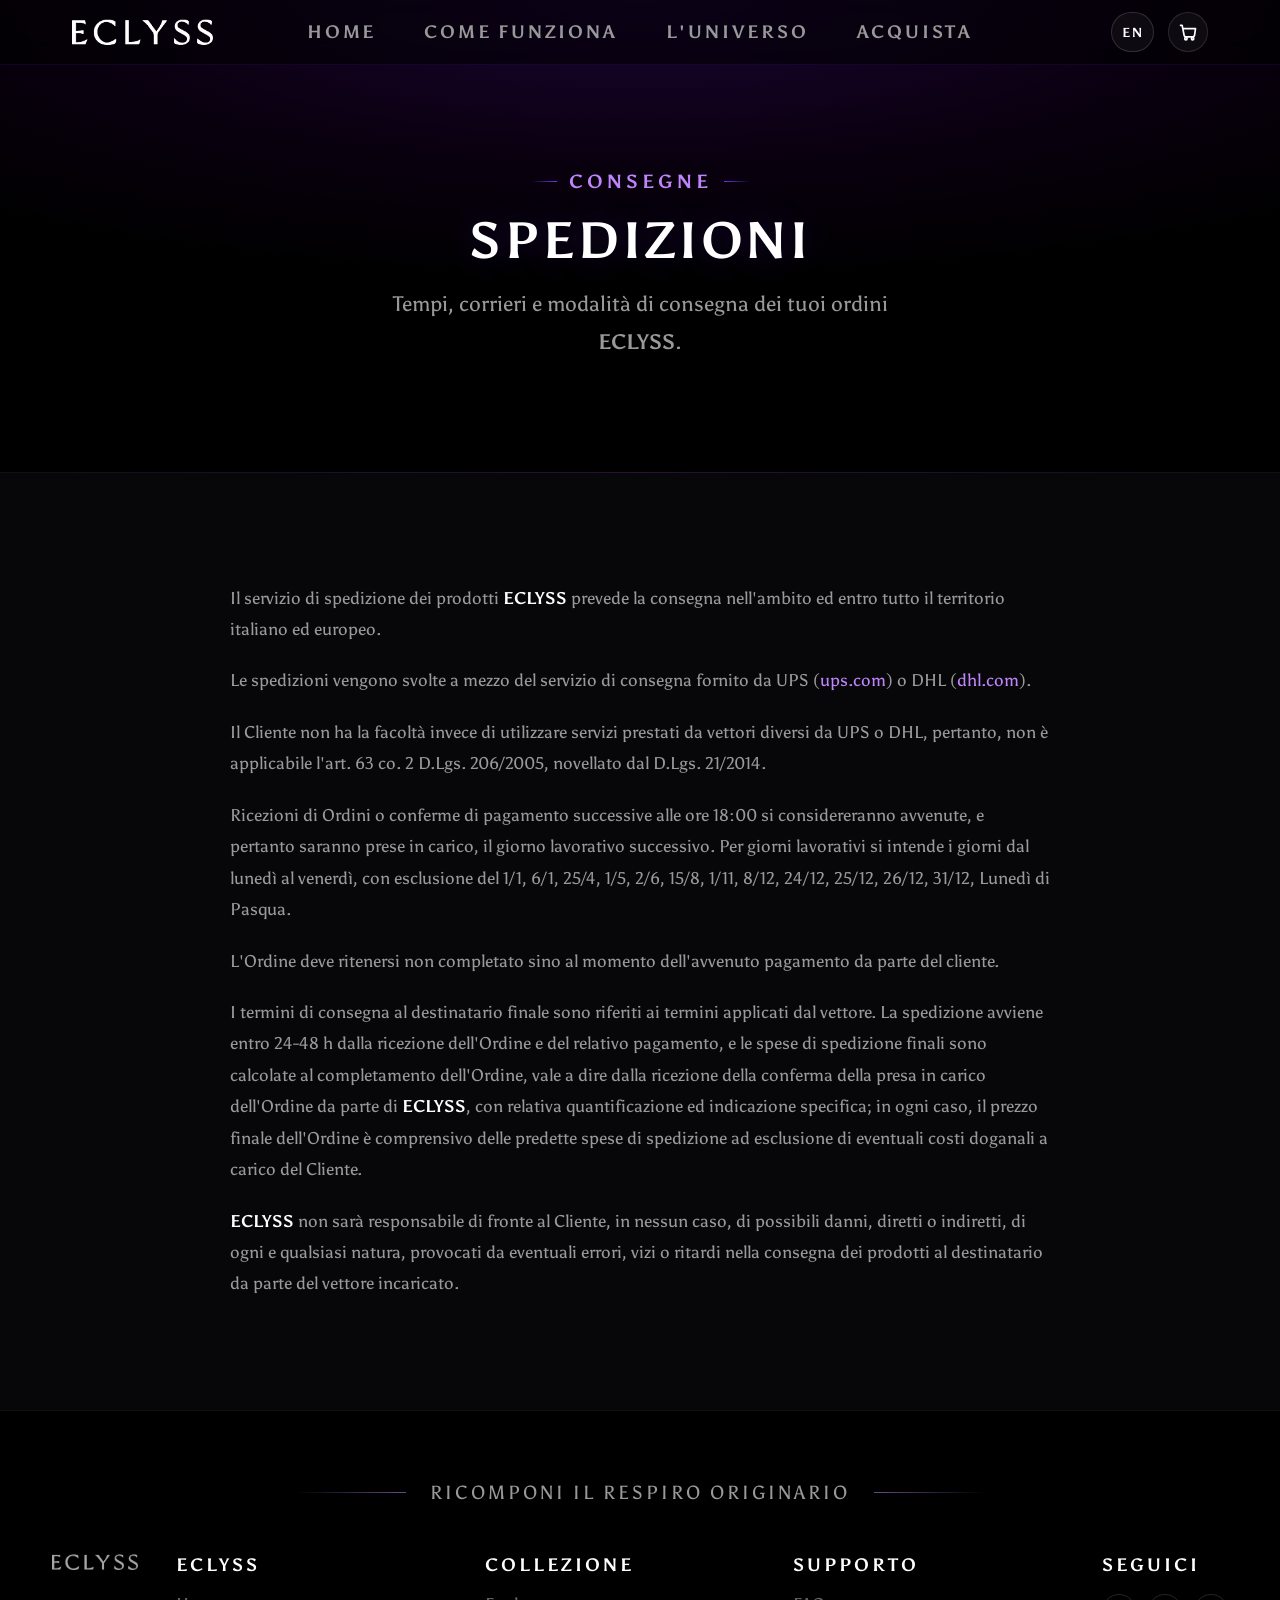
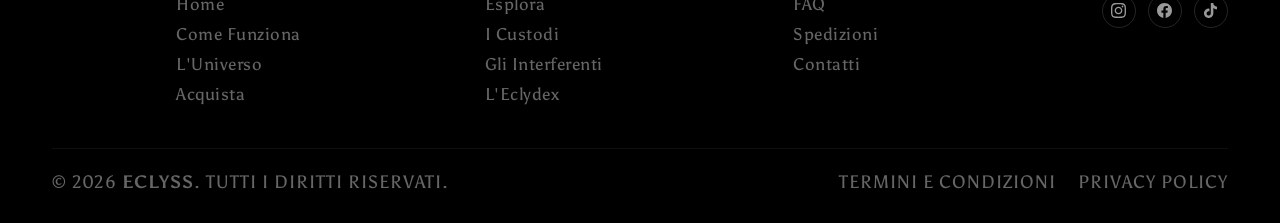
<file: spedizioni.html>
<!DOCTYPE html>
<html lang="it">
<head>
<meta charset="UTF-8">
<meta name="robots" content="noindex, nofollow">
<meta name="viewport" content="width=device-width, initial-scale=1.0, minimum-scale=1.0">
<title>Spedizioni · ECLYSS</title>
<meta name="description" content="Informazioni su spedizioni, corrieri, tempi di consegna e modalità per gli ordini ECLYSS.">
<link rel="stylesheet" href="css/faq.css?v=7">
<!-- Snipcart eCommerce -->
<link rel="stylesheet" href="https://cdn.snipcart.com/themes/v3.2.2/default/snipcart.css">
<link rel="stylesheet" href="css/snipcart-theme.css?v=2">
</head>
<body>

<!-- NAV -->
<nav>
  <a href="index.html" class="nav-logo"><img src="assets/Scritta Eclyss.png" alt="ECLYSS"></a>
  <ul class="nav-links" id="navLinks">
    <li><a href="index.html#home">Home</a></li>
    <li><a href="index.html#how">Come Funziona</a></li>
    <li><a href="entra-nel-nostro-mondo.html">L'Universo</a></li>
    <li><a href="index.html#box">Acquista</a></li>
  </ul>
  <div class="nav-cart">
    <button class="lang-toggle" type="button" aria-label="Switch to English">EN</button>
    <button class="menu-toggle" id="menuToggle" type="button" aria-label="Apri il menu" aria-expanded="false" aria-controls="navLinks">
      <span></span><span></span><span></span>
    </button>
    <button class="cart-btn" id="cartBtn" type="button" aria-label="Apri il carrello" aria-expanded="false">
      <svg viewBox="0 0 24 24" fill="none" stroke="currentColor" stroke-width="2" stroke-linecap="round" stroke-linejoin="round"><path d="M3 4h2l2.4 12.2a2 2 0 0 0 2 1.6h8.4a2 2 0 0 0 2-1.6L21 8H6"/><circle cx="9.5" cy="20" r="1.4"/><circle cx="17.5" cy="20" r="1.4"/></svg>
      <span class="cart-count" id="cartCount">0</span>
    </button>
    <div class="cart-dropdown" id="cartDropdown">
      <div class="cart-dropdown-header">Il tuo carrello</div>
      <div class="cart-empty" id="cartEmpty">
        <span class="cart-empty-copy">Il carrello è vuoto.<br>Aggiungi la tua prima <span class="hl">ECLYSS</span> Box.</span>
        <a href="index.html#box" class="btn-purple cart-empty-cta" style="display:flex;align-items:center;justify-content:center;width:100%;box-sizing:border-box;margin-top:16px;text-align:center;text-decoration:none">Acquista ora</a>
      </div>
      <div class="cart-items" id="cartItems"></div>
      <div class="cart-footer" id="cartFooter" hidden>
        <div class="cart-subtotal"><span>Subtotale</span><span id="cartSubtotal">€0,00</span></div>
        <a href="checkout.html" class="btn-purple cart-checkout">Vai all'acquisto</a>
      </div>
    </div>
  </div>
</nav>

<!-- HERO -->
<section class="faq-hero">
  <div class="faq-hero-grid">
    <div class="faq-hero-text">
      <div class="section-label">Consegne</div>
      <h1 class="section-title">Spedizioni</h1>
      <p class="faq-hero-lead">Tempi, corrieri e modalità di consegna dei tuoi ordini <span class="hl">ECLYSS</span>.</p>
    </div>
  </div>
</section>

<!-- CONTENUTO -->
<section class="faq-section">
  <div class="faq-inner">
    <div class="page-prose">
      <p>Il servizio di spedizione dei prodotti <strong>ECLYSS</strong> prevede la consegna nell'ambito ed entro tutto il territorio italiano ed europeo.</p>
      <p>Le spedizioni vengono svolte a mezzo del servizio di consegna fornito da UPS (<a href="https://www.ups.com/it/it/Home.page" target="_blank" rel="noopener">ups.com</a>) o DHL (<a href="https://www.dhl.com/it-it/home.html" target="_blank" rel="noopener">dhl.com</a>).</p>
      <p>Il Cliente non ha la facoltà invece di utilizzare servizi prestati da vettori diversi da UPS o DHL, pertanto, non è applicabile l'art. 63 co. 2 D.Lgs. 206/2005, novellato dal D.Lgs. 21/2014.</p>
      <p>Ricezioni di Ordini o conferme di pagamento successive alle ore 18:00 si considereranno avvenute, e pertanto saranno prese in carico, il giorno lavorativo successivo. Per giorni lavorativi si intende i giorni dal lunedì al venerdì, con esclusione del 1/1, 6/1, 25/4, 1/5, 2/6, 15/8, 1/11, 8/12, 24/12, 25/12, 26/12, 31/12, Lunedì di Pasqua.</p>
      <p>L'Ordine deve ritenersi non completato sino al momento dell'avvenuto pagamento da parte del cliente.</p>
      <p>I termini di consegna al destinatario finale sono riferiti ai termini applicati dal vettore. La spedizione avviene entro 24-48 h dalla ricezione dell'Ordine e del relativo pagamento, e le spese di spedizione finali sono calcolate al completamento dell'Ordine, vale a dire dalla ricezione della conferma della presa in carico dell'Ordine da parte di <strong>ECLYSS</strong>, con relativa quantificazione ed indicazione specifica; in ogni caso, il prezzo finale dell'Ordine è comprensivo delle predette spese di spedizione ad esclusione di eventuali costi doganali a carico del Cliente.</p>
      <p><strong>ECLYSS</strong> non sarà responsabile di fronte al Cliente, in nessun caso, di possibili danni, diretti o indiretti, di ogni e qualsiasi natura, provocati da eventuali errori, vizi o ritardi nella consegna dei prodotti al destinatario da parte del vettore incaricato.</p>
    </div>
  </div>
</section>

<!-- FOOTER -->
<footer>
  <div class="footer-mantra">
    <span class="fm-line"></span>
    <span class="fm-txt">Ricomponi il Respiro Originario</span>
    <span class="fm-line fm-line-r"></span>
  </div>
  <div class="footer-grid">
    <div><img src="assets/Scritta Eclyss.png" alt="ECLYSS" style="height:16px;filter:invert(1);opacity:.65"></div>
    <div>
      <div class="footer-col-title"><span class="hl">ECLYSS</span></div>
      <ul class="footer-links"><li><a href="index.html#home">Home</a></li><li><a href="index.html#how">Come Funziona</a></li><li><a href="entra-nel-nostro-mondo.html">L'Universo</a></li><li><a href="index.html#box">Acquista</a></li></ul>
    </div>
    <div>
      <div class="footer-col-title">Collezione</div>
      <ul class="footer-links"><li><a href="entra-nel-nostro-mondo.html">Esplora</a></li><li><a href="entra-nel-nostro-mondo.html#guardians">I Custodi</a></li><li><a href="entra-nel-nostro-mondo.html#interferenti">Gli Interferenti</a></li><li><a href="entra-nel-nostro-mondo.html#codex">L'Eclydex</a></li></ul>
    </div>
    <div>
      <div class="footer-col-title">Supporto</div>
      <ul class="footer-links"><li><a href="faq.html">FAQ</a></li><li><a href="spedizioni.html">Spedizioni</a></li><li><a href="contatti.html">Contatti</a></li></ul>
    </div>
    <div>
      <div class="footer-col-title">Seguici</div>
      <div class="social-col">
        <a class="soc-btn" href="https://www.instagram.com/eclyss.energydrink/" target="_blank" rel="noopener" title="Instagram">
          <svg width="15" height="15" fill="currentColor" viewBox="0 0 24 24"><path d="M12 2.163c3.204 0 3.584.012 4.85.07 3.252.148 4.771 1.691 4.919 4.919.058 1.265.069 1.645.069 4.849 0 3.205-.012 3.584-.069 4.849-.149 3.225-1.664 4.771-4.919 4.919-1.266.058-1.644.07-4.85.07-3.204 0-3.584-.012-4.849-.07-3.26-.149-4.771-1.699-4.919-4.92-.058-1.265-.07-1.644-.07-4.849 0-3.204.013-3.583.07-4.849.149-3.227 1.664-4.771 4.919-4.919 1.266-.057 1.645-.069 4.849-.069zm0-2.163c-3.259 0-3.667.014-4.947.072-4.358.2-6.78 2.618-6.98 6.98-.059 1.281-.073 1.689-.073 4.948 0 3.259.014 3.668.072 4.948.2 4.358 2.618 6.78 6.98 6.98 1.281.058 1.689.072 4.948.072 3.259 0 3.668-.014 4.948-.072 4.354-.2 6.782-2.618 6.979-6.98.059-1.28.073-1.689.073-4.948 0-3.259-.014-3.667-.072-4.947-.196-4.354-2.617-6.78-6.979-6.98-1.281-.059-1.69-.073-4.949-.073zm0 5.838c-3.403 0-6.162 2.759-6.162 6.162s2.759 6.163 6.162 6.163 6.162-2.759 6.162-6.163c0-3.403-2.759-6.162-6.162-6.162zm0 10.162c-2.209 0-4-1.79-4-4 0-2.209 1.791-4 4-4s4 1.791 4 4c0 2.21-1.791 4-4 4zm6.406-11.845c-.796 0-1.441.645-1.441 1.44s.645 1.44 1.441 1.44c.795 0 1.439-.645 1.439-1.44s-.644-1.44-1.439-1.44z"/></svg>
        </a>
        <a class="soc-btn" href="https://www.facebook.com/profile.php?id=61591589246364" target="_blank" rel="noopener" title="Facebook">
          <svg width="15" height="15" fill="currentColor" viewBox="0 0 24 24"><path d="M24 12.073c0-6.627-5.373-12-12-12s-12 5.373-12 12c0 5.99 4.388 10.954 10.125 11.854v-8.385H7.078v-3.47h3.047V9.43c0-3.007 1.792-4.669 4.533-4.669 1.312 0 2.686.235 2.686.235v2.953H15.83c-1.491 0-1.956.925-1.956 1.874v2.25h3.328l-.532 3.47h-2.796v8.385C19.612 23.027 24 18.062 24 12.073z"/></svg>
        </a>
        <a class="soc-btn" href="https://www.tiktok.com/@eclyss.energydrink" target="_blank" rel="noopener" title="TikTok">
          <svg width="15" height="15" fill="currentColor" viewBox="0 0 24 24"><path d="M12.525.02c1.31-.02 2.61-.01 3.91-.02.08 1.53.63 3.09 1.75 4.17 1.12 1.11 2.7 1.62 4.24 1.79v4.03c-1.44-.05-2.89-.35-4.2-.97-.57-.26-1.1-.59-1.62-.93-.01 2.92.01 5.84-.02 8.75-.08 1.4-.54 2.79-1.35 3.94-1.31 1.92-3.58 3.17-5.91 3.21-1.43.08-2.86-.31-4.08-1.03-2.02-1.19-3.44-3.37-3.65-5.71-.02-.5-.03-1-.01-1.49.18-1.9 1.12-3.72 2.58-4.96 1.66-1.44 3.98-2.13 6.15-1.72.02 1.48-.04 2.96-.04 4.44-.99-.32-2.15-.23-3.02.37-.63.41-1.11 1.04-1.36 1.75-.21.51-.15 1.07-.14 1.61.24 1.64 1.82 3.02 3.5 2.87 1.12-.01 2.19-.66 2.77-1.61.19-.33.4-.67.41-1.06.1-1.79.06-3.57.07-5.36.01-4.03-.01-8.05.02-12.07z"/></svg>
        </a>
      </div>
    </div>
  </div>
  <div class="footer-bottom">
    <span class="footer-copy">© 2026 <span class="hl">ECLYSS</span>. Tutti i diritti riservati.</span>
    <div class="footer-legal">
      <a href="#">Termini e condizioni</a>
      <a href="#">Privacy Policy</a>
    </div>
  </div>
</footer>

<script src="js/catalogo.js"></script>
<script src="js/faq.js"></script>
<script src="js/i18n-dict.js?v=12"></script>
<script src="js/i18n.js?v=11"></script>
<script src="js/config.js?v=11"></script>
<!-- Snipcart -->
<script async src="https://cdn.snipcart.com/themes/v3.2.2/default/snipcart.js"></script>
<div hidden id="snipcart"></div>
</body>
</html>
</file>
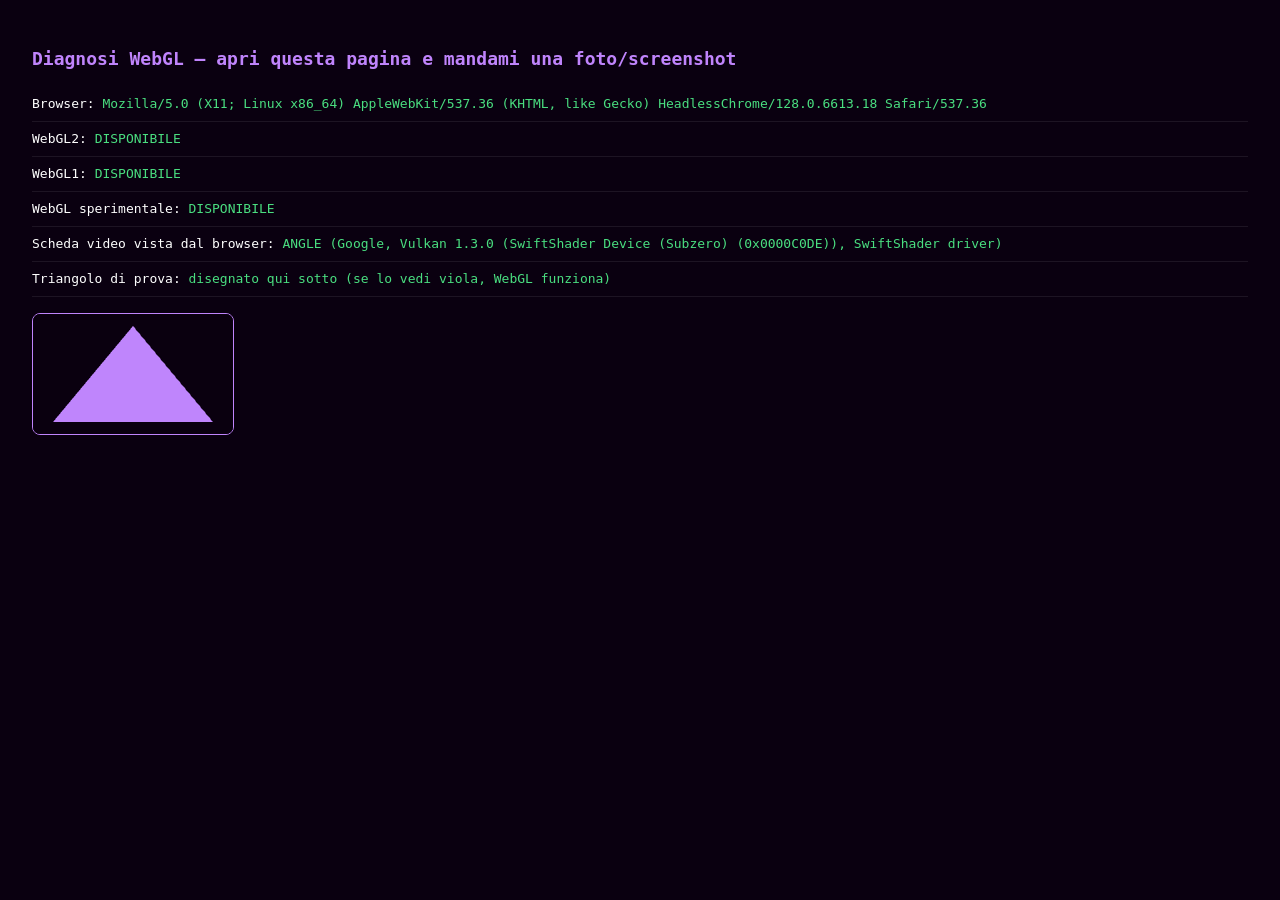
<file: webgl-test.html>
<!DOCTYPE html>
<html lang="it">
<head>
<meta charset="utf-8">
<meta name="viewport" content="width=device-width,initial-scale=1">
<title>Diagnosi WebGL — ECLYSS</title>
<style>
  body{background:#0a0010;color:#fff;font-family:monospace;padding:24px;line-height:1.7}
  h1{font-size:18px;color:#C084FC}
  .ok{color:#4ade80}.no{color:#f87171}
  #out div{border-bottom:1px solid rgba(255,255,255,.08);padding:6px 0}
  canvas{display:block;margin-top:16px;border:1px solid #C084FC;border-radius:8px}
</style>
</head>
<body>
<h1>Diagnosi WebGL — apri questa pagina e mandami una foto/screenshot</h1>
<div id="out"></div>
<canvas id="cv" width="200" height="120"></canvas>
<script>
const out=document.getElementById('out');
function row(label,val,good){
  const d=document.createElement('div');
  d.innerHTML=label+': <span class="'+(good?'ok':'no')+'">'+val+'</span>';
  out.appendChild(d);
}
row('Browser',navigator.userAgent,true);

function testCtx(type){
  try{
    const c=document.createElement('canvas');
    const gl=c.getContext(type,{alpha:true});
    return gl||null;
  }catch(e){return null}
}
const gl2=testCtx('webgl2');
const gl1=testCtx('webgl');
const glx=testCtx('experimental-webgl');
row('WebGL2',gl2?'DISPONIBILE':'NON DISPONIBILE',!!gl2);
row('WebGL1',gl1?'DISPONIBILE':'NON DISPONIBILE',!!gl1);
row('WebGL sperimentale',glx?'DISPONIBILE':'NON DISPONIBILE',!!glx);

const gl=gl2||gl1||glx;
if(gl){
  const dbg=gl.getExtension('WEBGL_debug_renderer_info');
  row('Scheda video vista dal browser',dbg?gl.getParameter(dbg.UNMASKED_RENDERER_WEBGL):gl.getParameter(gl.RENDERER),true);
  // triangolo viola: se lo vedi, WebGL disegna davvero
  const cv=document.getElementById('cv');
  const g=cv.getContext(gl2?'webgl2':'webgl');
  if(g){
    g.clearColor(0.04,0,0.06,1);g.clear(g.COLOR_BUFFER_BIT);
    const vs=g.createShader(g.VERTEX_SHADER);
    g.shaderSource(vs,'attribute vec2 p;void main(){gl_Position=vec4(p,0.,1.);}');g.compileShader(vs);
    const fs=g.createShader(g.FRAGMENT_SHADER);
    g.shaderSource(fs,'void main(){gl_FragColor=vec4(.75,.52,.99,1.);}');g.compileShader(fs);
    const pr=g.createProgram();g.attachShader(pr,vs);g.attachShader(pr,fs);g.linkProgram(pr);g.useProgram(pr);
    const b=g.createBuffer();g.bindBuffer(g.ARRAY_BUFFER,b);
    g.bufferData(g.ARRAY_BUFFER,new Float32Array([0,.8,-.8,-.8,.8,-.8]),g.STATIC_DRAW);
    const loc=g.getAttribLocation(pr,'p');g.enableVertexAttribArray(loc);g.vertexAttribPointer(loc,2,g.FLOAT,false,0,0);
    g.drawArrays(g.TRIANGLES,0,3);
    row('Triangolo di prova','disegnato qui sotto (se lo vedi viola, WebGL funziona)',true);
  }
}else{
  row('Conclusione','NESSUN contesto WebGL: accelerazione bloccata a livello browser/driver/desktop remoto',false);
}
</script>
</body>
</html>
</file>
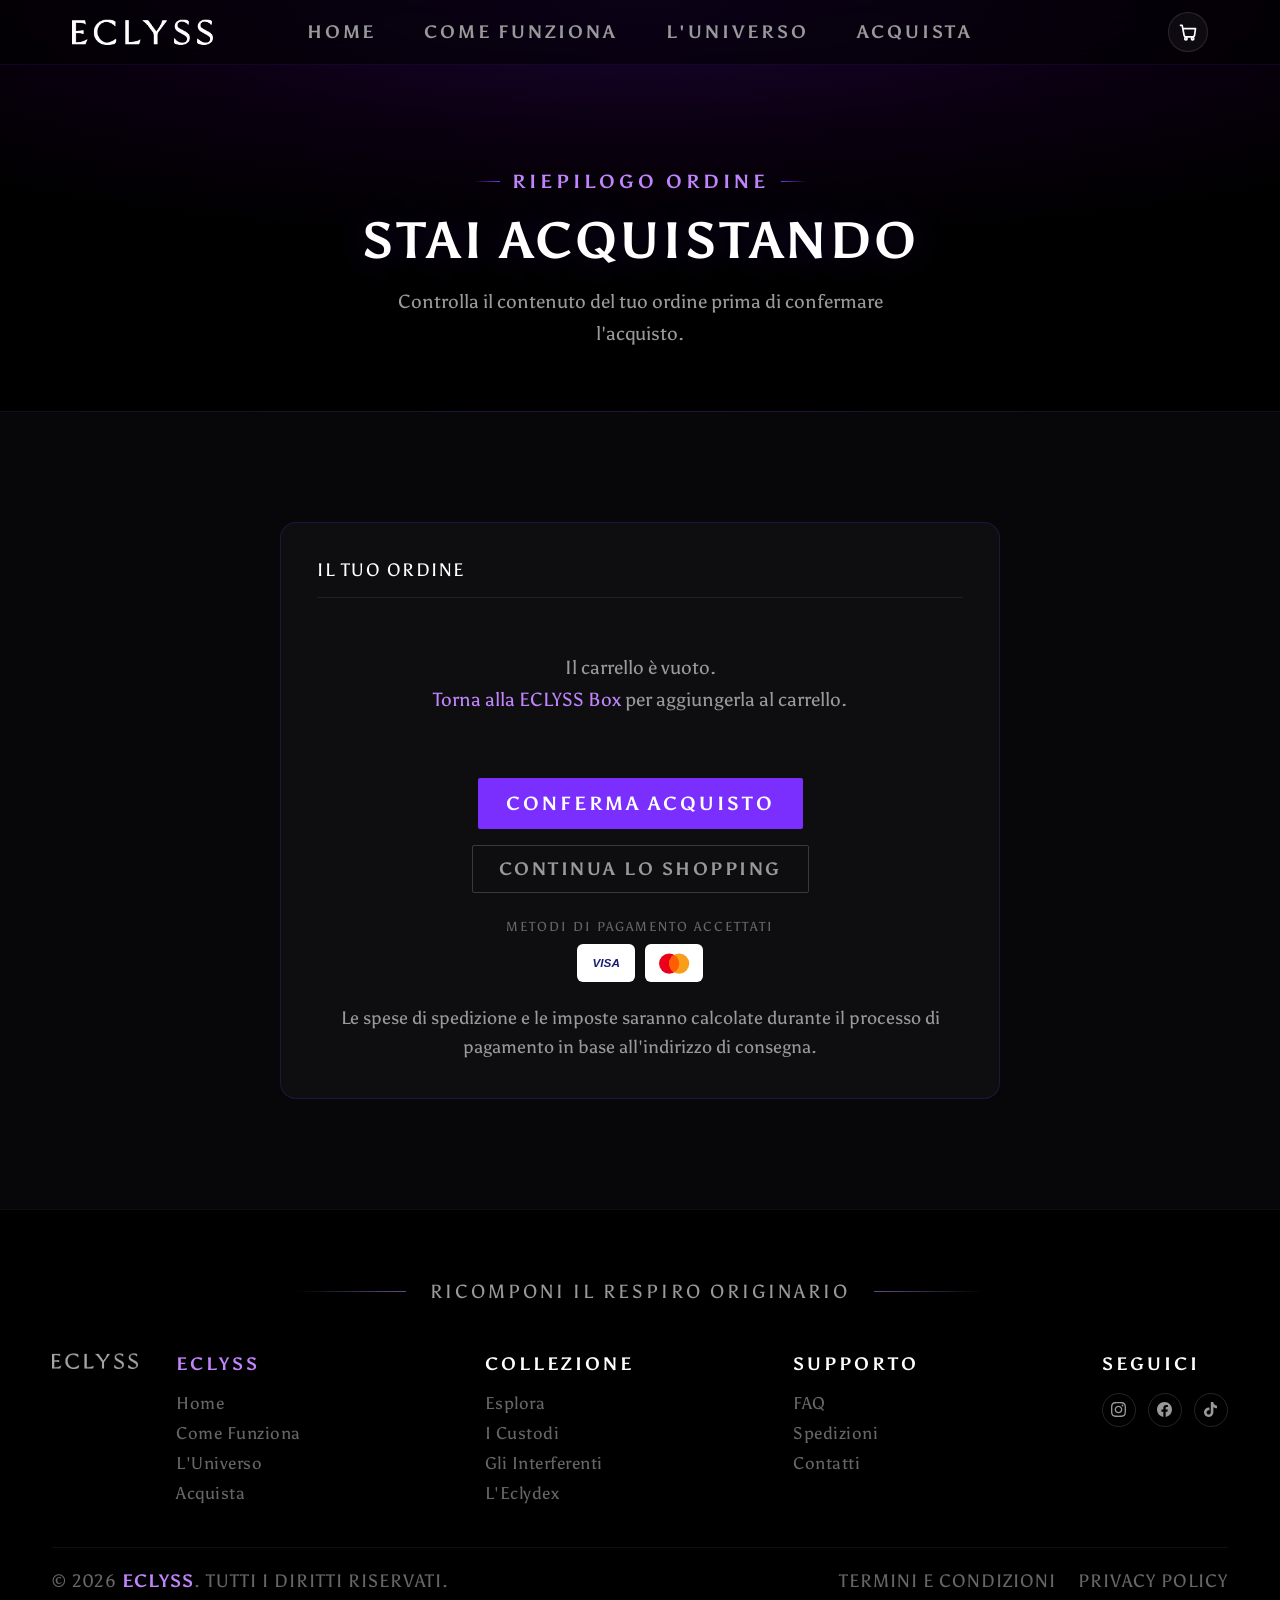
<file: backup-pre-multiasse-20260724-1023/checkout.html>
<!DOCTYPE html>
<html lang="it">
<head>
<meta charset="UTF-8">
<meta name="viewport" content="width=device-width, initial-scale=1.0, minimum-scale=1.0">
<title>Stai Acquistando · ECLYSS</title>
<meta name="description" content="Riepilogo del tuo ordine ECLYSS Box prima dell'acquisto.">
<link rel="stylesheet" href="css/checkout.css?v=3">
<!-- Snipcart eCommerce -->
<link rel="stylesheet" href="https://cdn.snipcart.com/themes/v3.2.2/default/snipcart.css">
<link rel="stylesheet" href="css/snipcart-theme.css?v=2">
</head>
<body>

<!-- NAV -->
<nav>
  <a href="index.html" class="nav-logo"><img src="assets/Scritta Eclyss.png" alt="ECLYSS"></a>
  <ul class="nav-links" id="navLinks">
    <li><a href="index.html#home">Home</a></li>
    <li><a href="index.html#how">Come Funziona</a></li>
    <li><a href="entra-nel-nostro-mondo.html">L'Universo</a></li>
    <li><a href="index.html#box">Acquista</a></li>
  </ul>
  <div class="nav-cart">
    <button class="menu-toggle" id="menuToggle" type="button" aria-label="Apri il menu" aria-expanded="false" aria-controls="navLinks">
      <span></span><span></span><span></span>
    </button>
    <button class="cart-btn" id="cartBtn" type="button" aria-label="Apri il carrello" aria-expanded="false">
      <svg viewBox="0 0 24 24" fill="none" stroke="currentColor" stroke-width="2" stroke-linecap="round" stroke-linejoin="round"><path d="M3 4h2l2.4 12.2a2 2 0 0 0 2 1.6h8.4a2 2 0 0 0 2-1.6L21 8H6"/><circle cx="9.5" cy="20" r="1.4"/><circle cx="17.5" cy="20" r="1.4"/></svg>
      <span class="cart-count" id="cartCount">0</span>
    </button>
    <div class="cart-dropdown" id="cartDropdown">
      <div class="cart-dropdown-header">Il tuo carrello</div>
      <div class="cart-empty" id="cartEmpty">Il carrello è vuoto.<br>Aggiungi la tua prima <span class="hl">ECLYSS</span> Box.</div>
      <div class="cart-items" id="cartItems"></div>
      <div class="cart-footer" id="cartFooter" hidden>
        <div class="cart-subtotal"><span>Subtotale</span><span id="cartSubtotal">€0,00</span></div>
        <a href="checkout.html" class="btn-purple cart-checkout">Vai all'acquisto</a>
      </div>
    </div>
  </div>
</nav>

<!-- CHECKOUT HERO -->
<section class="checkout-hero">
  <div class="section-label">Riepilogo Ordine</div>
  <h1 class="section-title">Stai Acquistando</h1>
  <p class="checkout-hero-lead">Controlla il contenuto del tuo ordine prima di confermare l'acquisto.</p>
</section>

<!-- ORDER SUMMARY -->
<section class="checkout-section">
  <div class="checkout-inner">
    <div class="order-panel">

      <div id="orderView">
        <div class="order-title">Il tuo ordine</div>

        <div class="order-empty" id="orderEmpty" hidden>
          Il carrello è vuoto.<br>
          <a href="index.html#box">Torna alla ECLYSS Box</a> per aggiungerla al carrello.
        </div>

        <div class="order-items" id="orderItems"></div>

        <div class="order-totals" id="orderTotals" hidden>
          <div class="order-row"><span>Subtotale</span><span id="orderSubtotal">€0,00</span></div>
          <div class="order-row"><span>Spedizione</span><span>Calcolato al checkout</span></div>
          <div class="order-row total"><span>Totale</span><span id="orderTotal">€0,00</span></div>
        </div>

        <div class="order-actions" id="orderActions" hidden>
          <button type="button" class="btn-purple" id="confirmOrderBtn">Conferma Acquisto</button>
          <a href="index.html#box" class="btn-ghost">Continua lo shopping</a>
        </div>

        <div class="payment-methods">
          <span class="pm-label">Metodi di pagamento accettati</span>
          <div class="pm-badges">
            <span class="pm-badge" title="Visa" aria-label="Visa">
              <svg viewBox="0 0 48 16" xmlns="http://www.w3.org/2000/svg" role="img"><text x="24" y="13" text-anchor="middle" font-family="Arial, Helvetica, sans-serif" font-size="14" font-style="italic" font-weight="bold" fill="#1A1F71">VISA</text></svg>
            </span>
            <span class="pm-badge" title="Mastercard" aria-label="Mastercard">
              <svg viewBox="0 0 48 30" xmlns="http://www.w3.org/2000/svg" role="img"><circle cx="18" cy="15" r="12" fill="#EB001B"/><circle cx="30" cy="15" r="12" fill="#F79E1B"/><path d="M24 4.61 A12 12 0 0 1 24 25.39 A12 12 0 0 1 24 4.61 Z" fill="#FF5F00"/></svg>
            </span>
          </div>
        </div>

        <p class="order-note">Le spese di spedizione e le imposte saranno calcolate durante il processo di pagamento in base all'indirizzo di consegna.</p>
      </div>

      <div class="order-confirmed" id="orderConfirmed">
        <div class="ok-icon">✓</div>
        <h3>Ordine Confermato</h3>
        <p>Grazie per il tuo acquisto! Riceverai una conferma via e-mail con i dettagli della spedizione.</p>
        <div class="order-actions" style="margin-top:26px">
          <a href="index.html#home" class="btn-purple">Torna al Sito</a>
        </div>
      </div>

    </div>
  </div>
</section>

<!-- FOOTER -->
<footer>
  <div class="footer-mantra">
    <span class="fm-line"></span>
    <span class="fm-txt">Ricomponi il Respiro Originario</span>
    <span class="fm-line fm-line-r"></span>
  </div>
  <div class="footer-grid">
    <div><img src="assets/Scritta Eclyss.png" alt="ECLYSS" style="height:16px;filter:invert(1);opacity:.65"></div>
    <div>
      <div class="footer-col-title"><span class="hl">ECLYSS</span></div>
      <ul class="footer-links"><li><a href="index.html#home">Home</a></li><li><a href="index.html#how">Come Funziona</a></li><li><a href="entra-nel-nostro-mondo.html">L'Universo</a></li><li><a href="index.html#box">Acquista</a></li></ul>
    </div>
    <div>
      <div class="footer-col-title">Collezione</div>
      <ul class="footer-links"><li><a href="entra-nel-nostro-mondo.html">Esplora</a></li><li><a href="entra-nel-nostro-mondo.html#guardians">I Custodi</a></li><li><a href="entra-nel-nostro-mondo.html#interferenti">Gli Interferenti</a></li><li><a href="entra-nel-nostro-mondo.html#codex">L'Eclydex</a></li></ul>
    </div>
    <div>
      <div class="footer-col-title">Supporto</div>
      <ul class="footer-links"><li><a href="faq.html">FAQ</a></li><li><a href="#">Spedizioni</a></li><li><a href="mailto:hello@eclyssdrink.com">Contatti</a></li></ul>
    </div>
    <div>
      <div class="footer-col-title">Seguici</div>
      <div class="social-col">
        <a class="soc-btn" href="https://www.instagram.com/eclyss.energydrink/" target="_blank" rel="noopener" title="Instagram">
          <svg width="15" height="15" fill="currentColor" viewBox="0 0 24 24"><path d="M12 2.163c3.204 0 3.584.012 4.85.07 3.252.148 4.771 1.691 4.919 4.919.058 1.265.069 1.645.069 4.849 0 3.205-.012 3.584-.069 4.849-.149 3.225-1.664 4.771-4.919 4.919-1.266.058-1.644.07-4.85.07-3.204 0-3.584-.012-4.849-.07-3.26-.149-4.771-1.699-4.919-4.92-.058-1.265-.07-1.644-.07-4.849 0-3.204.013-3.583.07-4.849.149-3.227 1.664-4.771 4.919-4.919 1.266-.057 1.645-.069 4.849-.069zm0-2.163c-3.259 0-3.667.014-4.947.072-4.358.2-6.78 2.618-6.98 6.98-.059 1.281-.073 1.689-.073 4.948 0 3.259.014 3.668.072 4.948.2 4.358 2.618 6.78 6.98 6.98 1.281.058 1.689.072 4.948.072 3.259 0 3.668-.014 4.948-.072 4.354-.2 6.782-2.618 6.979-6.98.059-1.28.073-1.689.073-4.948 0-3.259-.014-3.667-.072-4.947-.196-4.354-2.617-6.78-6.979-6.98-1.281-.059-1.69-.073-4.949-.073zm0 5.838c-3.403 0-6.162 2.759-6.162 6.162s2.759 6.163 6.162 6.163 6.162-2.759 6.162-6.163c0-3.403-2.759-6.162-6.162-6.162zm0 10.162c-2.209 0-4-1.79-4-4 0-2.209 1.791-4 4-4s4 1.791 4 4c0 2.21-1.791 4-4 4zm6.406-11.845c-.796 0-1.441.645-1.441 1.44s.645 1.44 1.441 1.44c.795 0 1.439-.645 1.439-1.44s-.644-1.44-1.439-1.44z"/></svg>
        </a>
        <a class="soc-btn" href="https://www.facebook.com/profile.php?id=61591589246364" target="_blank" rel="noopener" title="Facebook">
          <svg width="15" height="15" fill="currentColor" viewBox="0 0 24 24"><path d="M24 12.073c0-6.627-5.373-12-12-12s-12 5.373-12 12c0 5.99 4.388 10.954 10.125 11.854v-8.385H7.078v-3.47h3.047V9.43c0-3.007 1.792-4.669 4.533-4.669 1.312 0 2.686.235 2.686.235v2.953H15.83c-1.491 0-1.956.925-1.956 1.874v2.25h3.328l-.532 3.47h-2.796v8.385C19.612 23.027 24 18.062 24 12.073z"/></svg>
        </a>
        <a class="soc-btn" href="https://www.tiktok.com/@eclyss.energydrink" target="_blank" rel="noopener" title="TikTok">
          <svg width="15" height="15" fill="currentColor" viewBox="0 0 24 24"><path d="M12.525.02c1.31-.02 2.61-.01 3.91-.02.08 1.53.63 3.09 1.75 4.17 1.12 1.11 2.7 1.62 4.24 1.79v4.03c-1.44-.05-2.89-.35-4.2-.97-.57-.26-1.1-.59-1.62-.93-.01 2.92.01 5.84-.02 8.75-.08 1.4-.54 2.79-1.35 3.94-1.31 1.92-3.58 3.17-5.91 3.21-1.43.08-2.86-.31-4.08-1.03-2.02-1.19-3.44-3.37-3.65-5.71-.02-.5-.03-1-.01-1.49.18-1.9 1.12-3.72 2.58-4.96 1.66-1.44 3.98-2.13 6.15-1.72.02 1.48-.04 2.96-.04 4.44-.99-.32-2.15-.23-3.02.37-.63.41-1.11 1.04-1.36 1.75-.21.51-.15 1.07-.14 1.61.24 1.64 1.82 3.02 3.5 2.87 1.12-.01 2.19-.66 2.77-1.61.19-.33.4-.67.41-1.06.1-1.79.06-3.57.07-5.36.01-4.03-.01-8.05.02-12.07z"/></svg>
        </a>
      </div>
    </div>
  </div>
  <div class="footer-bottom">
    <span class="footer-copy">© 2026 <span class="hl">ECLYSS</span>. Tutti i diritti riservati.</span>
    <div class="footer-legal">
      <a href="#">Termini e condizioni</a>
      <a href="#">Privacy Policy</a>
    </div>
  </div>
</footer>

<script src="js/catalogo.js"></script>
<script src="js/checkout.js"></script>
<!-- Carica variabili d'ambiente (per development locale e build) -->
<script src="js/env-loader.js"></script>
<!-- Config Snipcart -->
<script src="js/config.js?v=10"></script>
<!-- Snipcart -->
<script async src="https://cdn.snipcart.com/themes/v3.2.2/default/snipcart.js"></script>
<div hidden id="snipcart"></div>
</body>
</html>
</file>
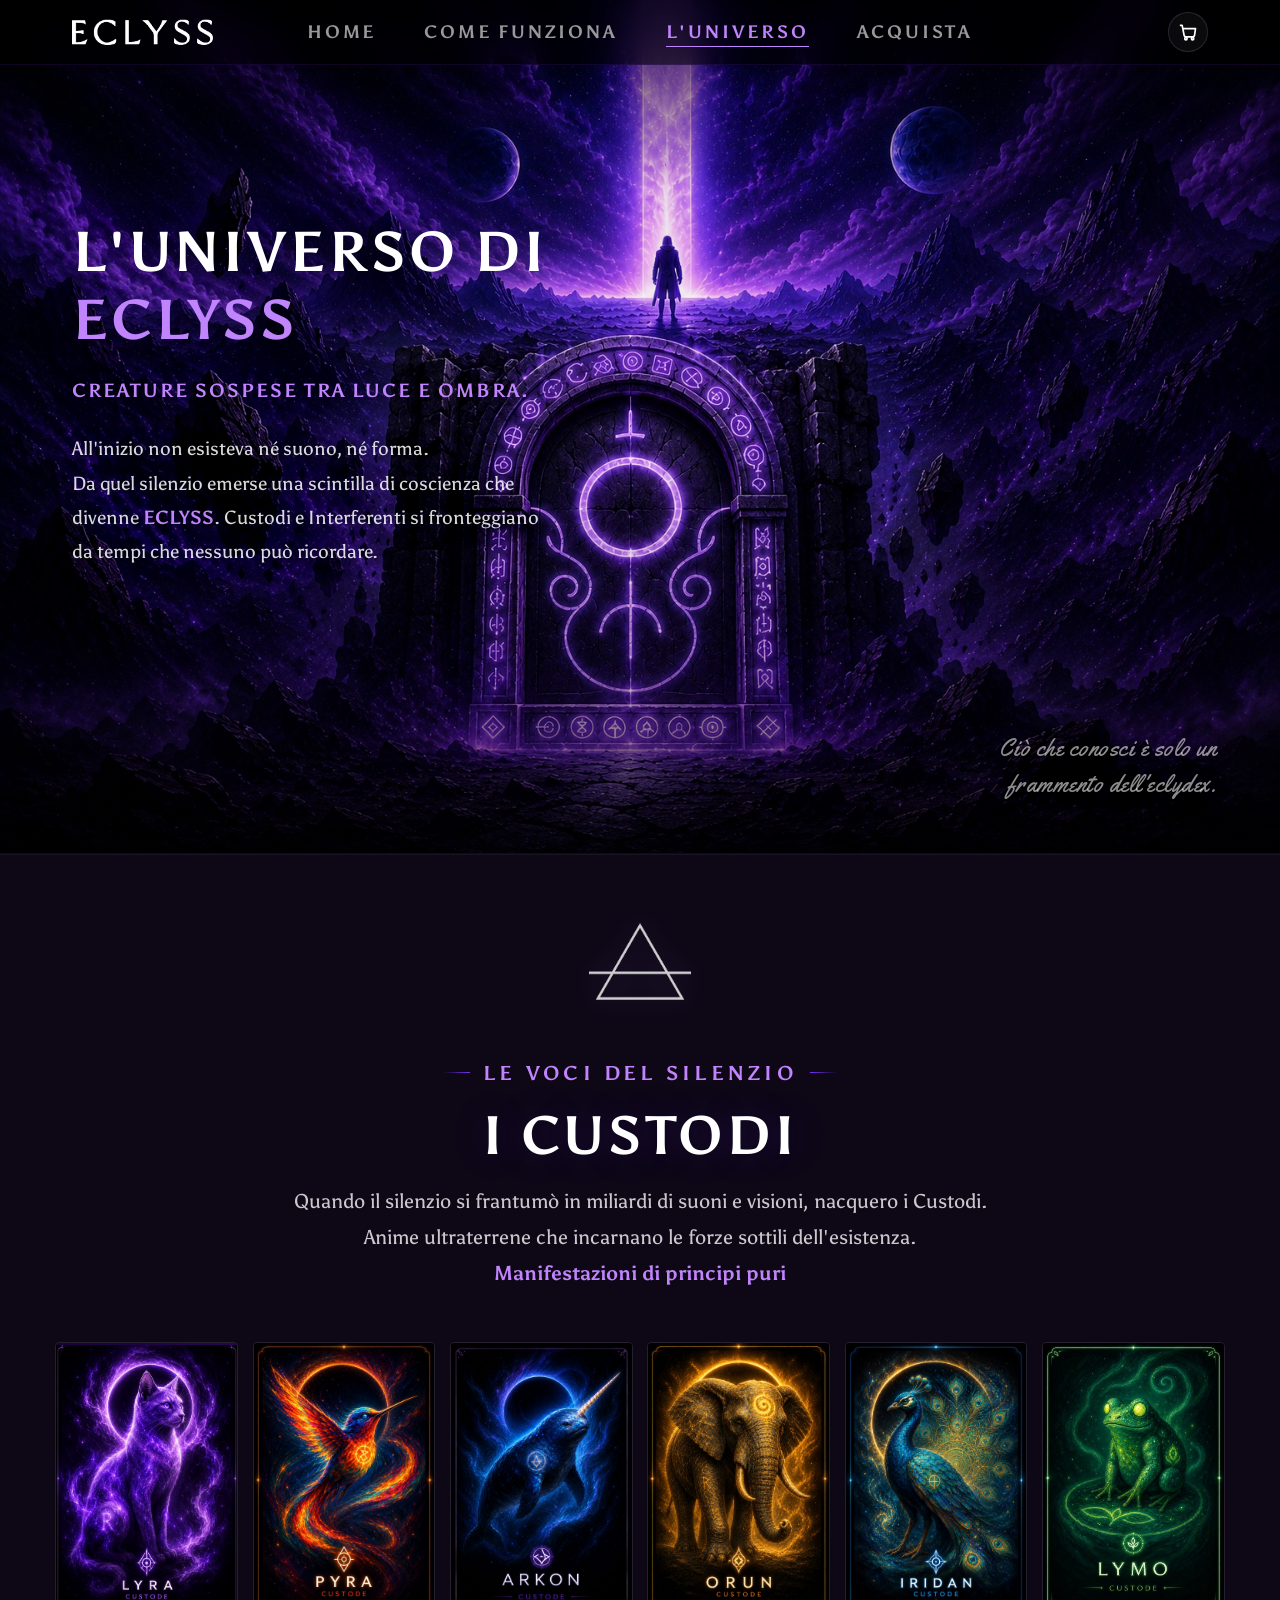
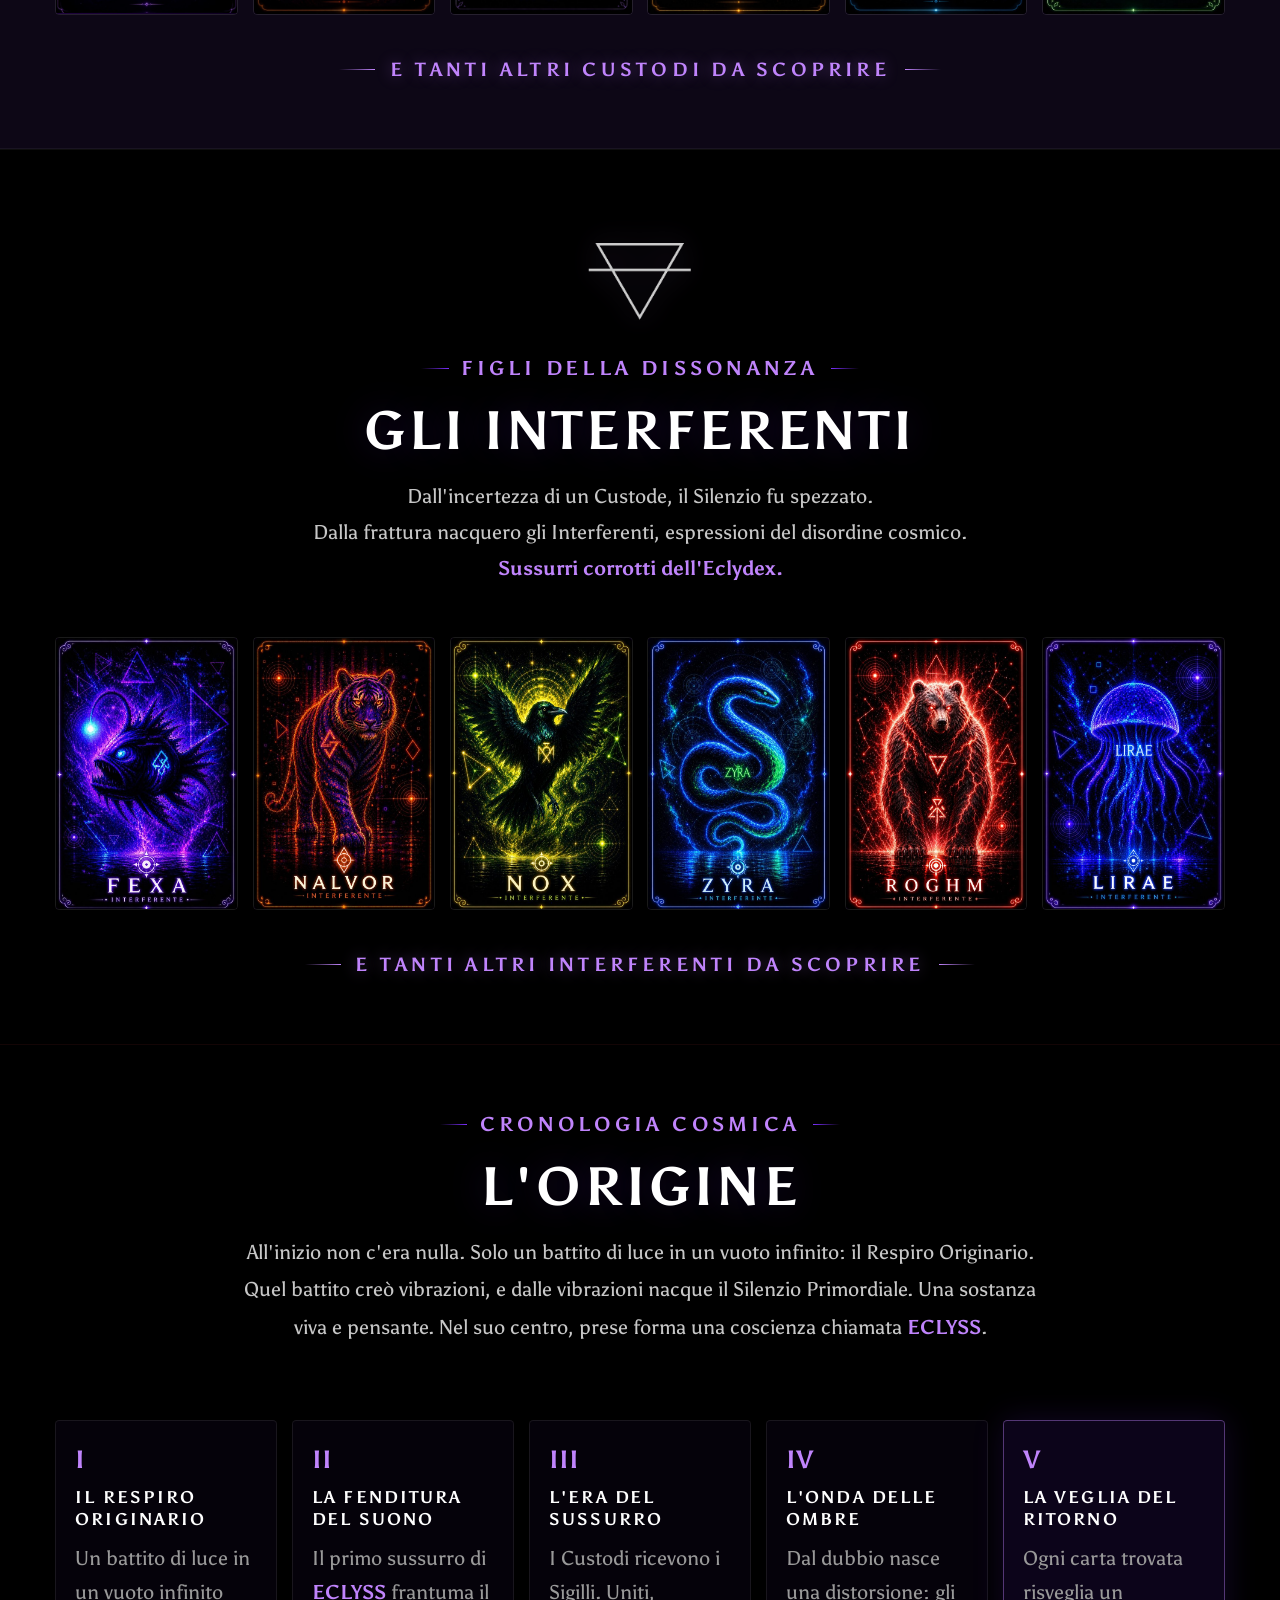
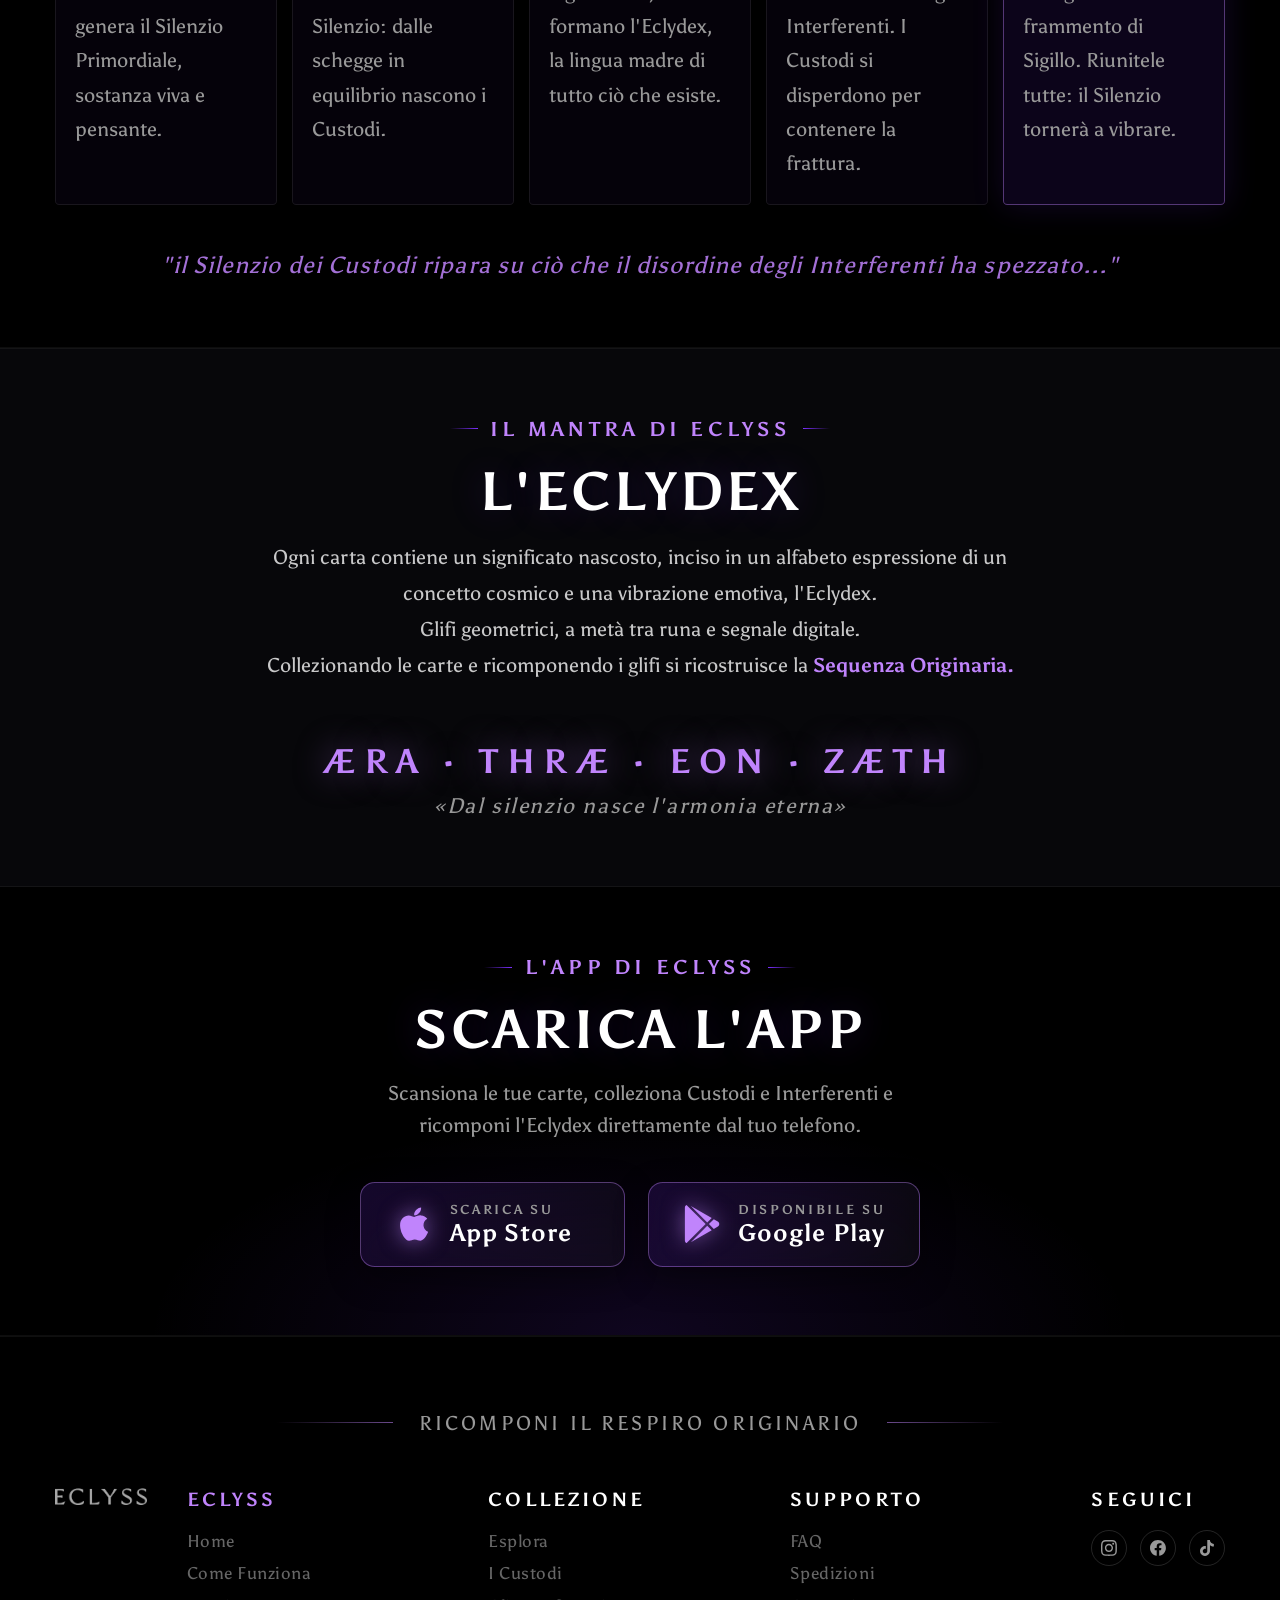
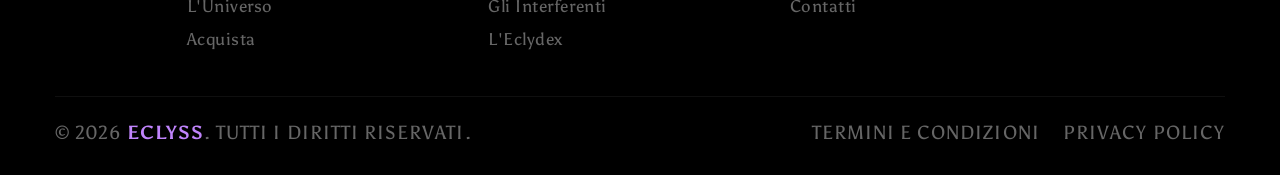
<file: backup-pre-multiasse-20260724-1023/entra-nel-nostro-mondo.html>
<!DOCTYPE html>
<html lang="it">
<head>
<meta charset="UTF-8">
<meta name="viewport" content="width=device-width, initial-scale=1.0, minimum-scale=1.0">
<title>Entra nel Nostro Mondo · ECLYSS</title>
<meta name="description" content="L'Universo di ECLYSS: la lore, l'Eclydex e la collezione completa di Custodi e Interferenti.">
<link rel="preconnect" href="https://fonts.googleapis.com">
<link rel="preconnect" href="https://fonts.gstatic.com" crossorigin>
<link href="https://fonts.googleapis.com/css2?family=Yellowtail&display=swap" rel="stylesheet">
<link rel="stylesheet" href="css/entra-nel-nostro-mondo.css?v=4">
<!-- Snipcart eCommerce -->
<link rel="stylesheet" href="https://cdn.snipcart.com/themes/v3.2.2/default/snipcart.css">
<link rel="stylesheet" href="css/snipcart-theme.css?v=2">
</head>
<body>

<!-- NAV -->
<nav>
  <a href="index.html" class="nav-logo"><img src="assets/Scritta Eclyss.png" alt="ECLYSS"></a>
  <ul class="nav-links" id="navLinks">
    <li><a href="index.html#home">Home</a></li>
    <li><a href="index.html#how">Come Funziona</a></li>
    <li><a href="entra-nel-nostro-mondo.html" class="active">L'Universo</a></li>
    <li><a href="index.html#box">Acquista</a></li>
  </ul>
  <div class="nav-cart">
    <button class="menu-toggle" id="menuToggle" type="button" aria-label="Apri il menu" aria-expanded="false" aria-controls="navLinks">
      <span></span><span></span><span></span>
    </button>
    <button class="cart-btn" id="cartBtn" type="button" aria-label="Apri il carrello" aria-expanded="false">
      <svg viewBox="0 0 24 24" fill="none" stroke="currentColor" stroke-width="2" stroke-linecap="round" stroke-linejoin="round"><path d="M3 4h2l2.4 12.2a2 2 0 0 0 2 1.6h8.4a2 2 0 0 0 2-1.6L21 8H6"/><circle cx="9.5" cy="20" r="1.4"/><circle cx="17.5" cy="20" r="1.4"/></svg>
      <span class="cart-count" id="cartCount">0</span>
    </button>
    <div class="cart-dropdown" id="cartDropdown">
      <div class="cart-dropdown-header">Il tuo carrello</div>
      <div class="cart-empty" id="cartEmpty">Il carrello è vuoto.<br>Aggiungi la tua prima <span class="hl">ECLYSS</span> Box.</div>
      <div class="cart-items" id="cartItems"></div>
      <div class="cart-footer" id="cartFooter" hidden>
        <div class="cart-subtotal"><span>Subtotale</span><span id="cartSubtotal">€0,00</span></div>
        <a href="checkout.html" class="btn-purple cart-checkout">Vai all'acquisto</a>
      </div>
    </div>
  </div>
</nav>

<!-- WORLD HERO -->
<section class="world-hero">
  <div class="world-hero-bg">
    <video src="assets/universo-loop.mp4" autoplay muted loop playsinline preload="auto" poster="assets/sfondo universo.jpeg" aria-label="Un varco luminoso tra le rocce cosmiche, soglia dell'Universo di ECLYSS"></video>
  </div>
  <div class="world-hero-top">
    <h1 class="section-title"><br>L'Universo di<br><span class="hl">ECLYSS</span></h1>
    <p class="world-hero-tagline">Creature sospese tra luce e ombra.</p>
    <p class="world-hero-lead">All'inizio non esisteva né suono, né forma.<br> Da quel silenzio emerse una scintilla di coscienza che divenne <span class="hl">ECLYSS</span>. Custodi e Interferenti si fronteggiano da tempi che nessuno può ricordare.</p>
    <!--<a href="#guardians" class="btn-hero world-hero-cta">Attraversa la Porta &nbsp;◈</a>-->
  </div>
  <div class="world-hero-quotes">
    <!-- <p class="whq whq-left">Il confine è solo l'inizio.</p> -->
    <p class="whq whq-right">Ciò che conosci è solo un frammento dell'eclydex.</p>
  </div>
</section>

<!-- COLLEZIONE: GUARDIANS -->
<section class="guardians" id="guardians">
  <div class="guardians-inner">
    <img class="section-sigil" src="assets/logo-divider.png" alt="">
    <div class="guardians-text">
      <div class="section-label">Le Voci del Silenzio</div>
      <h2 class="section-title">I Custodi</h2>
      <p>Quando il silenzio si frantumò in miliardi di suoni e visioni, nacquero i Custodi. <br> Anime ultraterrene che incarnano le forze sottili dell'esistenza.<br><strong style="color:var(--purple-light);font-weight:700;">Manifestazioni di principi puri </strong></p>
    </div>
    <div class="cards-row">
      <div class="gcard" data-power="14" data-element="Eco" data-ability="Sussurro Ritrovato">
        <div class="gcard-img gi-wolf"><span style="font-size:50px"><img loading="lazy" decoding="async" src="assets/custode-1.jpg" alt="LYRA — Custode dell'Eco Perduto" class="gcard-img-photo"></span>
          <div class="gcard-stats">
            <span class="gstat-power">⚡ 14</span>
            <span class="gstat-elem">Eco</span>
            <span class="gstat-ability">Sussurro Ritrovato</span>
          </div>
        </div>
      </div>

      <div class="gcard" data-power="18" data-element="Fuoco" data-ability="Battito Solare">
        <div class="gcard-img gi-wolf"><span style="font-size:50px"><img loading="lazy" decoding="async" src="assets/custode-2.jpg" alt="PYRA — Custode della Scintilla" class="gcard-img-photo"></span>
          <div class="gcard-stats">
            <span class="gstat-power">⚡ 18</span>
            <span class="gstat-elem">Fuoco</span>
            <span class="gstat-ability">Battito Solare</span>
          </div>
        </div>
      </div>

      <div class="gcard" data-power="16" data-element="Acqua" data-ability="Canto dell'Abisso">
        <div class="gcard-img gi-wolf"><span style="font-size:50px"><img loading="lazy" decoding="async" src="assets/custode-3.jpg" alt="ARKON — Custode degli Abissi Quieti" class="gcard-img-photo"></span>
          <div class="gcard-stats">
            <span class="gstat-power">⚡ 16</span>
            <span class="gstat-elem">Acqua</span>
            <span class="gstat-ability">Canto dell'Abisso</span>
          </div>
        </div>
      </div>

      <div class="gcard" data-power="22" data-element="Tempo" data-ability="Risonanza dei Secoli">
        <div class="gcard-img gi-wolf"><span style="font-size:50px"><img loading="lazy" decoding="async" src="assets/custode-4.jpg" alt="ORUN — Custode della Memoria Profonda" class="gcard-img-photo"></span>
          <div class="gcard-stats">
            <span class="gstat-power">⚡ 22</span>
            <span class="gstat-elem">Tempo</span>
            <span class="gstat-ability">Risonanza dei Secoli</span>
          </div>
        </div>
      </div>

      <div class="gcard" data-power="20" data-element="Luce" data-ability="Spettro di Cento Occhi">
        <div class="gcard-img gi-wolf"><span style="font-size:50px"><img loading="lazy" decoding="async" src="assets/custode-5.jpg" alt="IRIDAN — Custode della Luce Iridata" class="gcard-img-photo"></span>
          <div class="gcard-stats">
            <span class="gstat-power">⚡ 20</span>
            <span class="gstat-elem">Luce</span>
            <span class="gstat-ability">Spettro di Cento Occhi</span>
          </div>
        </div>
      </div>

      <div class="gcard" data-power="15" data-element="Natura" data-ability="Germoglio Silente">
        <div class="gcard-img gi-wolf"><span style="font-size:50px"><img loading="lazy" decoding="async" src="assets/5.5.jpeg" alt="LYMO — Custode dello Stagno Quieto" class="gcard-img-photo"></span>
          <div class="gcard-stats">
            <span class="gstat-power">⚡ 15</span>
            <span class="gstat-elem">Natura</span>
            <span class="gstat-ability">Germoglio Silente</span>
          </div>
        </div>
      </div>
    </div>
    <div class="more-tag mt-purple">E tanti altri Custodi da scoprire</div>
  </div>
</section>


<!-- COLLEZIONE: INTERFERENTI -->
<section class="guardians interferenti" id="interferenti">
  <div class="guardians-inner">
    <img class="section-sigil section-sigil--flip" src="assets/logo-divider.png" alt="">
    <div class="guardians-text">
      <div class="section-label" style="color:var(--purple-light);">Figli della Dissonanza</div>
      <h2 class="section-title">Gli Interferenti</h2>
      <p>Dall'incertezza di un Custode, il Silenzio fu spezzato.<br> Dalla frattura nacquero gli Interferenti, espressioni del disordine cosmico.<strong style="color:var(--purple-light); font-weight:700;"><br>Sussurri corrotti dell'Eclydex.</strong></p>
    </div>
    <div class="cards-row">


    <!-- Dove un <strong style="color:var(--purple-light);font-weight:700;">Custode</strong> è simbolo, un Interferente è glitch: portano Sigilli invertiti e distorcono il segnale.</p>                                                                                  *questo claude lascialo-->
      <div class="gcard gcard-hostile" data-power="13" data-element="Rumore" data-ability="Segnale Corrotto">
        <div class="gcard-img gi-wolf"><span style="font-size:50px"><img loading="lazy" decoding="async" src="assets/1.jpeg" alt="GLITCHER — Interferente" class="gcard-img-photo"></span>
          <div class="gcard-stats gstat-hostile">
            <span class="gstat-power">⚡ 13</span>
            <span class="gstat-elem">Rumore</span>
            <span class="gstat-ability">Segnale Corrotto</span>
          </div>
        </div>
      </div>

      <div class="gcard gcard-hostile" data-power="17" data-element="Dissonanza" data-ability="Richiamo Distorto">
        <div class="gcard-img gi-wolf"><span style="font-size:50px"><img loading="lazy" decoding="async" src="assets/2.jpeg" alt="ABYSSOR — Interferente" class="gcard-img-photo"></span>
          <div class="gcard-stats gstat-hostile">
            <span class="gstat-power">⚡ 17</span>
            <span class="gstat-elem">Dissonanza</span>
            <span class="gstat-ability">Richiamo Distorto</span>
          </div>
        </div>
      </div>

      <div class="gcard gcard-hostile" data-power="21" data-element="Statica" data-ability="Eclydex Spezzato">
        <div class="gcard-img gi-wolf"><span style="font-size:50px"><img loading="lazy" decoding="async" src="assets/3.jpeg" alt="TERRAGON — Interferente" class="gcard-img-photo"></span>
          <div class="gcard-stats gstat-hostile">
            <span class="gstat-power">⚡ 21</span>
            <span class="gstat-elem">Statica</span>
            <span class="gstat-ability">Eclydex Spezzato</span>
          </div>
        </div>
      </div>

      <div class="gcard gcard-hostile" data-power="26" data-element="Oscuro" data-ability="Vista nera">
        <div class="gcard-img gi-wolf"><span style="font-size:50px"><img loading="lazy" decoding="async" src="assets/4.jpeg" alt="InterferenteOscuro" class="gcard-img-photo"></span>
          <div class="gcard-stats gstat-hostile">
            <span class="gstat-power">⚡ 26</span>
            <span class="gstat-elem">Oscuro</span>
            <span class="gstat-ability">Vista nera</span>
          </div>
        </div>
      </div>

      <div class="gcard gcard-hostile" data-power="19" data-element="Disturbo" data-ability="Interferenza">
        <div class="gcard-img gi-wolf"><span style="font-size:50px"><img loading="lazy" decoding="async" src="assets/5.jpeg" alt="InterferenteDisturbo" class="gcard-img-photo"></span>
          <div class="gcard-stats gstat-hostile">
            <span class="gstat-power">⚡ 19</span>
            <span class="gstat-elem">Disturbo</span>
            <span class="gstat-ability">Interferenza</span>
          </div>
        </div>
      </div>

      <div class="gcard gcard-hostile" data-power="27" data-element="Glitch" data-ability="Salto Spaziale">
        <div class="gcard-img gi-wolf"><span style="font-size:50px"><img loading="lazy" decoding="async" src="assets/6.jpeg" alt="InterferenteGlitch" class="gcard-img-photo"></span>
          <div class="gcard-stats gstat-hostile">
            <span class="gstat-power">⚡ 27</span>
            <span class="gstat-elem">Glitch</span>
            <span class="gstat-ability">Salto Spaziale</span>
          </div>
        </div>
      </div>

    </div>
    <div class="more-tag mt-purple">E tanti altri Interferenti da scoprire</div>
  </div>
</section>

<!-- LORE / UNIVERSO -->
<section class="lore" id="lore">
  <div class="lore-inner">
    <div class="section-label">Cronologia Cosmica</div>
    <h2 class="section-title">L'Origine</h2>
    <p class="lore-lead">All'inizio non c'era nulla. Solo un battito di luce in un vuoto infinito: il Respiro Originario. Quel battito creò vibrazioni, e dalle vibrazioni nacque il Silenzio Primordiale. Una sostanza viva e pensante. Nel suo centro, prese forma una coscienza chiamata <strong class="txt-purple">ECLYSS</strong>.</p>
   <!-- <p class="lore-lead">Quando il Silenzio si frantumò in miliardi di suoni e visioni, nacquero i <strong class="txt-purple">Custodi</strong>: anime ultraterrene che incarnano le forze sottili dell'esistenza. Ognuno porta inciso un <strong class="txt-purple">Sigillo</strong> che lo lega alla Sorgente del Silenzio. Ma dalle crepe dell'armonia emersero anche gli <strong class="txt-red">Interferenti</strong>, esseri che vivono di dissonanza.</p> -->
    <div class="era-grid">
      <div class="era"><span class="era-num">I</span><span class="era-name">Il Respiro Originario</span><p>Un battito di luce in un vuoto infinito genera il Silenzio Primordiale, sostanza viva e pensante.</p></div>
      <div class="era"><span class="era-num">II</span><span class="era-name">La Fenditura del Suono</span><p>Il primo sussurro di <span class="hl">ECLYSS</span> frantuma il Silenzio: dalle schegge in equilibrio nascono i Custodi.</p></div>
      <div class="era"><span class="era-num">III</span><span class="era-name">L'Era del Sussurro</span><p>I Custodi ricevono i Sigilli. Uniti, formano l'Eclydex, la lingua madre di tutto ciò che esiste.</p></div>
      <div class="era"><span class="era-num">IV</span><span class="era-name">L'Onda delle Ombre</span><p>Dal dubbio nasce una distorsione: gli Interferenti. I Custodi si disperdono per contenere la frattura.</p></div>
      <div class="era era-now"><span class="era-num">V</span><span class="era-name">La Veglia del Ritorno</span><p>Ogni carta trovata risveglia un frammento di Sigillo. Riunitele tutte: il Silenzio tornerà a vibrare.</p></div>
    </div>
    <p class="lore-mantra">"il Silenzio dei Custodi ripara su ciò che il disordine degli Interferenti ha spezzato..."</p>
  </div>
</section>

<!-- ECLYDEX -->
<section class="codex" id="codex">
  <div class="codex-inner">
    <div class="section-label">Il mantra di Eclyss</div>
    <h2 class="section-title">L'Eclydex</h2>
    <p class="codex-lead">Ogni carta contiene un significato nascosto, inciso in un alfabeto espressione di un concetto cosmico e una vibrazione emotiva, l'Eclydex.<br> Glifi geometrici, a metà tra runa e segnale digitale. <br>Collezionando le carte e ricomponendo i glifi si ricostruisce la <strong class="txt-purple">Sequenza Originaria.</strong> </p>
    <div class="codex-mantra">
      <span class="mantra-glifi">ÆRA · THRÆ · EON · ZÆTH</span>
      <span class="mantra-tr">«Dal silenzio nasce l'armonia eterna»</span>
    </div>
  </div>
</section>

<!-- APP DOWNLOAD -->
<section class="app-download" id="app">
  <div class="app-inner">
    <div class="section-label">L'App di ECLYSS</div>
    <h2 class="section-title">Scarica l'App</h2>
    <p class="app-lead">Scansiona le tue carte, colleziona Custodi e Interferenti e ricomponi l'Eclydex direttamente dal tuo telefono.</p>
    <div class="app-buttons">
      <!-- TODO: Replace href with actual Apple App Store URL for ECLYSS app -->
      <!-- Example: https://apps.apple.com/it/app/eclyss/... -->
      <a href="https://apps.apple.com/it/" target="_blank" rel="noopener" class="store-btn" aria-label="Scarica su App Store">
        <svg viewBox="0 0 384 512" fill="currentColor"><path d="M318.7 268.7c-.2-36.7 16.4-64.4 50-84.8-18.8-26.9-47.2-41.7-84.7-44.6-35.5-2.8-74.3 20.7-88.5 20.7-15 0-49.4-19.7-76.4-19.7C63.3 141.2 4 184.8 4 273.5q0 39.3 14.4 81.2c12.8 36.7 59 126.7 107.2 125.2 25.2-.6 43-17.9 75.8-17.9 31.8 0 48.3 17.9 76.4 17.9 48.6-.7 90.4-82.5 102.6-119.3-65.2-30.7-61.7-90-61.7-91.9zm-56.6-164.2c27.3-32.4 24.8-61.9 24-72.5-24.1 1.4-52 16.4-67.9 34.9-17.5 19.8-27.8 44.3-25.6 71.9 26.1 2 49.9-11.4 69.5-34.3z"/></svg>
        <span class="store-txt"><small>Scarica su</small><strong>App Store</strong></span>
      </a>
      <!-- TODO: Replace href with actual Google Play Store URL for ECLYSS app -->
      <!-- Example: https://play.google.com/store/apps/details?id=com.eclyss.app -->
      <a href="https://play.google.com/store/apps/" target="_blank" rel="noopener" class="store-btn" aria-label="Scarica su Google Play">
        <svg viewBox="0 0 512 512" fill="currentColor"><path d="M325.3 234.3L104.6 13l280.8 161.2-60.1 60.1zM47 0C34 6.8 25.3 19.2 25.3 35.3v441.3c0 16.1 8.7 28.5 21.7 35.3l256.6-256L47 0zm425.2 225.6l-58.9-34.1-65.7 64.5 65.7 64.5 60.1-34.1c18-14.3 18-46.5-1.2-60.8zM104.6 499l280.8-161.2-60.1-60.1L104.6 499z"/></svg>
        <span class="store-txt"><small>Disponibile su</small><strong>Google Play</strong></span>
      </a>
    </div>
  </div>
</section>



<!-- FOOTER -->
<footer>
  <div class="footer-mantra">
    <span class="fm-line"></span>
    <span class="fm-txt">Ricomponi il Respiro Originario</span>
    <span class="fm-line fm-line-r"></span>
  </div>
  <div class="footer-grid">
    <div><img src="assets/Scritta Eclyss.png" alt="ECLYSS" style="height:16px;filter:invert(1);opacity:.65"></div>
    <div>
      <div class="footer-col-title"><span class="hl">ECLYSS</span></div>
      <ul class="footer-links"><li><a href="index.html#home">Home</a></li><li><a href="index.html#how">Come Funziona</a></li><li><a href="entra-nel-nostro-mondo.html">L'Universo</a></li><li><a href="index.html#box">Acquista</a></li></ul>
    </div>
    <div>
      <div class="footer-col-title">Collezione</div>
      <ul class="footer-links"><li><a href="entra-nel-nostro-mondo.html">Esplora</a></li><li><a href="entra-nel-nostro-mondo.html#guardians">I Custodi</a></li><li><a href="entra-nel-nostro-mondo.html#interferenti">Gli Interferenti</a></li><li><a href="entra-nel-nostro-mondo.html#codex">L'Eclydex</a></li></ul>
    </div>
    <div>
      <div class="footer-col-title">Supporto</div>
      <ul class="footer-links"><li><a href="faq.html">FAQ</a></li><li><a href="#">Spedizioni</a></li><li><a href="mailto:hello@eclyssdrink.com">Contatti</a></li></ul>
    </div>
    <div>
      <div class="footer-col-title">Seguici</div>
      <div class="social-col">
        <a class="soc-btn" href="https://www.instagram.com/eclyss.energydrink/" target="_blank" rel="noopener" title="Instagram">
          <svg width="15" height="15" fill="currentColor" viewBox="0 0 24 24"><path d="M12 2.163c3.204 0 3.584.012 4.85.07 3.252.148 4.771 1.691 4.919 4.919.058 1.265.069 1.645.069 4.849 0 3.205-.012 3.584-.069 4.849-.149 3.225-1.664 4.771-4.919 4.919-1.266.058-1.644.07-4.85.07-3.204 0-3.584-.012-4.849-.07-3.26-.149-4.771-1.699-4.919-4.92-.058-1.265-.07-1.644-.07-4.849 0-3.204.013-3.583.07-4.849.149-3.227 1.664-4.771 4.919-4.919 1.266-.057 1.645-.069 4.849-.069zm0-2.163c-3.259 0-3.667.014-4.947.072-4.358.2-6.78 2.618-6.98 6.98-.059 1.281-.073 1.689-.073 4.948 0 3.259.014 3.668.072 4.948.2 4.358 2.618 6.78 6.98 6.98 1.281.058 1.689.072 4.948.072 3.259 0 3.668-.014 4.948-.072 4.354-.2 6.782-2.618 6.979-6.98.059-1.28.073-1.689.073-4.948 0-3.259-.014-3.667-.072-4.947-.196-4.354-2.617-6.78-6.979-6.98-1.281-.059-1.69-.073-4.949-.073zm0 5.838c-3.403 0-6.162 2.759-6.162 6.162s2.759 6.163 6.162 6.163 6.162-2.759 6.162-6.163c0-3.403-2.759-6.162-6.162-6.162zm0 10.162c-2.209 0-4-1.79-4-4 0-2.209 1.791-4 4-4s4 1.791 4 4c0 2.21-1.791 4-4 4zm6.406-11.845c-.796 0-1.441.645-1.441 1.44s.645 1.44 1.441 1.44c.795 0 1.439-.645 1.439-1.44s-.644-1.44-1.439-1.44z"/></svg>
        </a>
        <a class="soc-btn" href="https://www.facebook.com/profile.php?id=61591589246364" target="_blank" rel="noopener" title="Facebook">
          <svg width="15" height="15" fill="currentColor" viewBox="0 0 24 24"><path d="M24 12.073c0-6.627-5.373-12-12-12s-12 5.373-12 12c0 5.99 4.388 10.954 10.125 11.854v-8.385H7.078v-3.47h3.047V9.43c0-3.007 1.792-4.669 4.533-4.669 1.312 0 2.686.235 2.686.235v2.953H15.83c-1.491 0-1.956.925-1.956 1.874v2.25h3.328l-.532 3.47h-2.796v8.385C19.612 23.027 24 18.062 24 12.073z"/></svg>
        </a>
        <a class="soc-btn" href="https://www.tiktok.com/@eclyss.energydrink" target="_blank" rel="noopener" title="TikTok">
          <svg width="15" height="15" fill="currentColor" viewBox="0 0 24 24"><path d="M12.525.02c1.31-.02 2.61-.01 3.91-.02.08 1.53.63 3.09 1.75 4.17 1.12 1.11 2.7 1.62 4.24 1.79v4.03c-1.44-.05-2.89-.35-4.2-.97-.57-.26-1.1-.59-1.62-.93-.01 2.92.01 5.84-.02 8.75-.08 1.4-.54 2.79-1.35 3.94-1.31 1.92-3.58 3.17-5.91 3.21-1.43.08-2.86-.31-4.08-1.03-2.02-1.19-3.44-3.37-3.65-5.71-.02-.5-.03-1-.01-1.49.18-1.9 1.12-3.72 2.58-4.96 1.66-1.44 3.98-2.13 6.15-1.72.02 1.48-.04 2.96-.04 4.44-.99-.32-2.15-.23-3.02.37-.63.41-1.11 1.04-1.36 1.75-.21.51-.15 1.07-.14 1.61.24 1.64 1.82 3.02 3.5 2.87 1.12-.01 2.19-.66 2.77-1.61.19-.33.4-.67.41-1.06.1-1.79.06-3.57.07-5.36.01-4.03-.01-8.05.02-12.07z"/></svg>
        </a>
      </div>
    </div>
  </div>
  <div class="footer-bottom">
    <span class="footer-copy">© 2026 <span class="hl">ECLYSS</span>. Tutti i diritti riservati.</span>
    <div class="footer-legal">
      <a href="#">Termini e condizioni</a>
      <a href="#">Privacy Policy</a>
    </div>
  </div>
</footer>

<script src="js/catalogo.js"></script>
<script src="js/entra-nel-nostro-mondo.js"></script>
<!-- Carica variabili d'ambiente (per development locale e build) -->
<script src="js/env-loader.js"></script>
<!-- Config Snipcart -->
<script src="js/config.js?v=10"></script>
<!-- Snipcart -->
<script async src="https://cdn.snipcart.com/themes/v3.2.2/default/snipcart.js"></script>
<div hidden id="snipcart"></div>
</body>
</html>
</file>
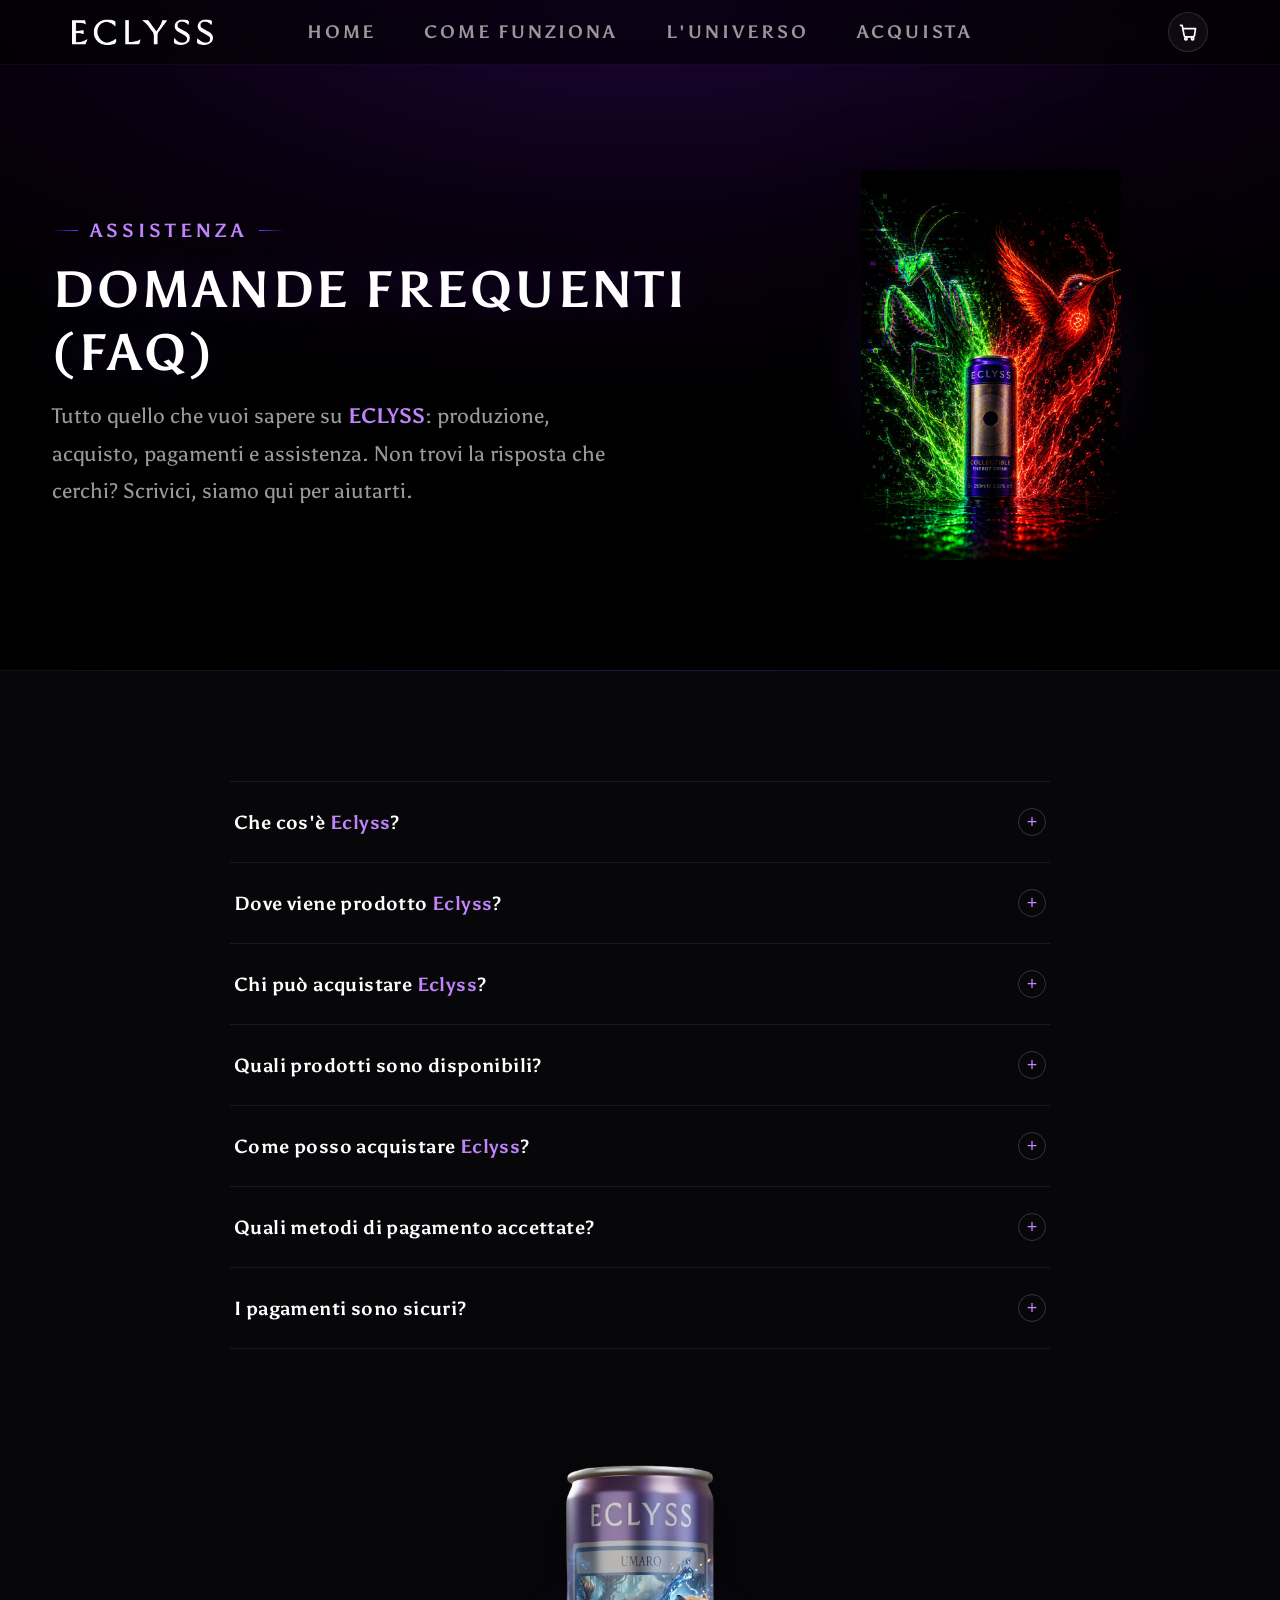
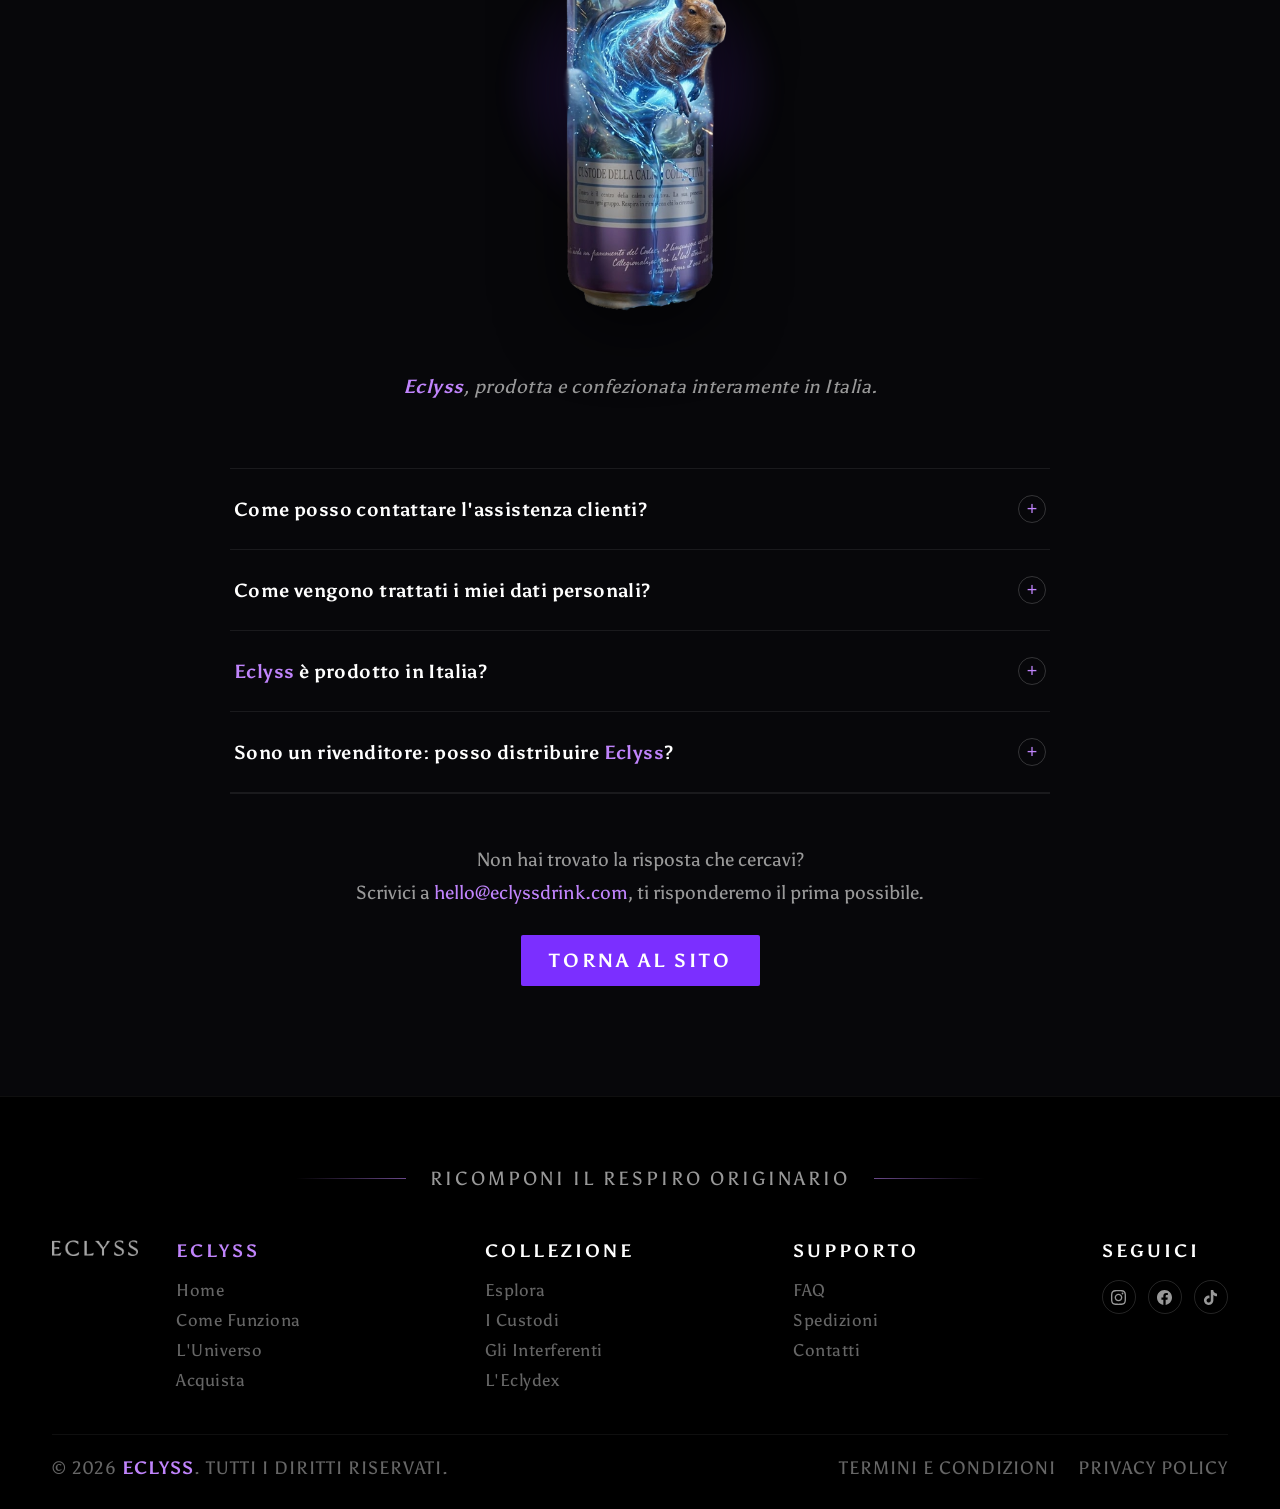
<file: backup-pre-multiasse-20260724-1023/faq.html>
<!DOCTYPE html>
<html lang="it">
<head>
<meta charset="UTF-8">
<meta name="viewport" content="width=device-width, initial-scale=1.0, minimum-scale=1.0">
<title>FAQ — Domande Frequenti · ECLYSS</title>
<meta name="description" content="Domande frequenti su ECLYSS: produzione, acquisto, pagamenti, assistenza clienti e privacy.">
<link rel="stylesheet" href="css/faq.css?v=3">
<!-- Snipcart eCommerce -->
<link rel="stylesheet" href="https://cdn.snipcart.com/themes/v3.2.2/default/snipcart.css">
<link rel="stylesheet" href="css/snipcart-theme.css?v=2">
</head>
<body>

<!-- NAV -->
<nav>
  <a href="index.html" class="nav-logo"><img src="assets/Scritta Eclyss.png" alt="ECLYSS"></a>
  <ul class="nav-links" id="navLinks">
    <li><a href="index.html#home">Home</a></li>
    <li><a href="index.html#how">Come Funziona</a></li>
    <li><a href="entra-nel-nostro-mondo.html">L'Universo</a></li>
    <li><a href="index.html#box">Acquista</a></li>
  </ul>
  <div class="nav-cart">
    <button class="menu-toggle" id="menuToggle" type="button" aria-label="Apri il menu" aria-expanded="false" aria-controls="navLinks">
      <span></span><span></span><span></span>
    </button>
    <button class="cart-btn" id="cartBtn" type="button" aria-label="Apri il carrello" aria-expanded="false">
      <svg viewBox="0 0 24 24" fill="none" stroke="currentColor" stroke-width="2" stroke-linecap="round" stroke-linejoin="round"><path d="M3 4h2l2.4 12.2a2 2 0 0 0 2 1.6h8.4a2 2 0 0 0 2-1.6L21 8H6"/><circle cx="9.5" cy="20" r="1.4"/><circle cx="17.5" cy="20" r="1.4"/></svg>
      <span class="cart-count" id="cartCount">0</span>
    </button>
    <div class="cart-dropdown" id="cartDropdown">
      <div class="cart-dropdown-header">Il tuo carrello</div>
      <div class="cart-empty" id="cartEmpty">Il carrello è vuoto.<br>Aggiungi la tua prima <span class="hl">ECLYSS</span> Box.</div>
      <div class="cart-items" id="cartItems"></div>
      <div class="cart-footer" id="cartFooter" hidden>
        <div class="cart-subtotal"><span>Subtotale</span><span id="cartSubtotal">€0,00</span></div>
        <a href="checkout.html" class="btn-purple cart-checkout">Vai all'acquisto</a>
      </div>
    </div>
  </div>
</nav>

<!-- FAQ HERO -->
<section class="faq-hero">
  <div class="faq-hero-grid">
    <div class="faq-hero-text">
      <div class="section-label">Assistenza</div>
      <h1 class="section-title">Domande Frequenti (FAQ)</h1>
      <p class="faq-hero-lead">Tutto quello che vuoi sapere su <span class="hl">ECLYSS</span>: produzione, acquisto, pagamenti e assistenza. Non trovi la risposta che cerchi? Scrivici, siamo qui per aiutarti.</p>
    </div>
    <div class="faq-hero-media">
      <img loading="lazy" decoding="async" src="assets/faq-umaro.jpg" alt="Lattina ECLYSS Umaro con capibara cosmico">
    </div>
  </div>
</section>

<!-- FAQ LIST -->
<section class="faq-section" id="faq">
  <div class="faq-inner">

    <div class="faq-list">

      <div class="faq-item">
        <button class="faq-q" aria-expanded="false">
          <span class="faq-q-text">Che cos'è <span class="hl">Eclyss</span>?</span>
          <span class="faq-icon">+</span>
        </button>
        <div class="faq-a">
          <div class="faq-a-inner">
            <p><span class="hl">Eclyss</span> è un energy drink prodotto e confezionato in Italia per LA COMMERCIALE SRL. Nasce con l'obiettivo di offrire una bevanda energizzante dal gusto distintivo, realizzata secondo elevati standard qualitativi.</p>
          </div>
        </div>
      </div>

      <div class="faq-item">
        <button class="faq-q" aria-expanded="false">
          <span class="faq-q-text">Dove viene prodotto <span class="hl">Eclyss</span>?</span>
          <span class="faq-icon">+</span>
        </button>
        <div class="faq-a">
          <div class="faq-a-inner">
            <p><span class="hl">Eclyss</span> è prodotto e confezionato in Italia per LA COMMERCIALE SRL, Corso Asti 8/A, 12051 Alba (CN), da BUBBLE Bev. presso lo stabilimento di Piazza Valerio Grosso 1, 13853 Lessona (BI).</p>
          </div>
        </div>
      </div>

      <div class="faq-item">
        <button class="faq-q" aria-expanded="false">
          <span class="faq-q-text">Chi può acquistare <span class="hl">Eclyss</span>?</span>
          <span class="faq-icon">+</span>
        </button>
        <div class="faq-a">
          <div class="faq-a-inner">
            <p><span class="hl">Eclyss</span> è disponibile per l'acquisto da parte di privati direttamente attraverso il nostro sito e-commerce.</p>
            <p>Collaboriamo inoltre con aziende e rivenditori selezionati interessati alla distribuzione del prodotto. Se desideri ricevere maggiori informazioni sulle opportunità di rivendita, puoi contattarci all'indirizzo e-mail dedicato.</p>
          </div>
        </div>
      </div>

      <div class="faq-item">
        <button class="faq-q" aria-expanded="false">
          <span class="faq-q-text">Quali prodotti sono disponibili?</span>
          <span class="faq-icon">+</span>
        </button>
        <div class="faq-a">
          <div class="faq-a-inner">
            <p>Attualmente è disponibile l'Energy Drink <span class="hl">Eclyss</span>.</p>
            <p>Stiamo lavorando all'ampliamento della nostra gamma con nuove proposte che saranno disponibili prossimamente.</p>
          </div>
        </div>
      </div>

      <div class="faq-item">
        <button class="faq-q" aria-expanded="false">
          <span class="faq-q-text">Come posso acquistare <span class="hl">Eclyss</span>?</span>
          <span class="faq-icon">+</span>
        </button>
        <div class="faq-a">
          <div class="faq-a-inner">
            <p>Puoi acquistare <span class="hl">Eclyss</span> direttamente dal nostro sito e-commerce in modo semplice e sicuro.</p>
            <p>In futuro il prodotto sarà disponibile anche attraverso i canali di vendita integrati sui nostri profili social, come Instagram e TikTok, non appena tali servizi saranno attivati.</p>
          </div>
        </div>
      </div>

      <div class="faq-item">
        <button class="faq-q" aria-expanded="false">
          <span class="faq-q-text">Quali metodi di pagamento accettate?</span>
          <span class="faq-icon">+</span>
        </button>
        <div class="faq-a">
          <div class="faq-a-inner">
            <p>Accettiamo diversi metodi di pagamento per offrirti la massima flessibilità:</p>
            <ul>
              <li>Carta di credito</li>
              <li>PayPal</li>
              <li>Bonifico bancario</li>
            </ul>
            <p>Tutti i pagamenti vengono gestiti attraverso sistemi sicuri.</p>
          </div>
        </div>
      </div>

      <div class="faq-item">
        <button class="faq-q" aria-expanded="false">
          <span class="faq-q-text">I pagamenti sono sicuri?</span>
          <span class="faq-icon">+</span>
        </button>
        <div class="faq-a">
          <div class="faq-a-inner">
            <p>Sì. Tutte le transazioni vengono effettuate tramite piattaforme di pagamento affidabili e protette, nel rispetto dei più elevati standard di sicurezza.</p>
          </div>
        </div>
      </div>

    </div>

    <!-- Immagine di rottura -->
    <div class="faq-media-break">
      <div class="media-glow">
        <img loading="lazy" decoding="async" src="assets/e1de3b04-ae92-4204-a75a-fd3018abf8e0.png" alt="ECLYSS — prodotta e confezionata in Italia">
      </div>
      <span class="faq-media-caption"><span class="hl">Eclyss</span>, prodotta e confezionata interamente in Italia.</span>
    </div>

    <div class="faq-list">

      <div class="faq-item">
        <button class="faq-q" aria-expanded="false">
          <span class="faq-q-text">Come posso contattare l'assistenza clienti?</span>
          <span class="faq-icon">+</span>
        </button>
        <div class="faq-a">
          <div class="faq-a-inner">
            <p>Per qualsiasi domanda, informazione o richiesta di assistenza puoi scriverci all'indirizzo:</p>
            <p><a href="mailto:hello@eclyssdrink.com">hello@eclyssdrink.com</a></p>
            <p>Ti risponderemo nel più breve tempo possibile.</p>
          </div>
        </div>
      </div>

      <div class="faq-item">
        <button class="faq-q" aria-expanded="false">
          <span class="faq-q-text">Come vengono trattati i miei dati personali?</span>
          <span class="faq-icon">+</span>
        </button>
        <div class="faq-a">
          <div class="faq-a-inner">
            <p>La protezione dei dati personali è una nostra priorità.</p>
            <p>Le informazioni fornite durante la navigazione o l'acquisto vengono trattate nel rispetto della normativa vigente in materia di privacy e utilizzate esclusivamente per le finalità indicate nella nostra Informativa Privacy.</p>
          </div>
        </div>
      </div>

      <div class="faq-item">
        <button class="faq-q" aria-expanded="false">
          <span class="faq-q-text"><span class="hl">Eclyss</span> è prodotto in Italia?</span>
          <span class="faq-icon">+</span>
        </button>
        <div class="faq-a">
          <div class="faq-a-inner">
            <p>Sì. <span class="hl">Eclyss</span> è interamente prodotto e confezionato in Italia.</p>
          </div>
        </div>
      </div>

      <div class="faq-item">
        <button class="faq-q" aria-expanded="false">
          <span class="faq-q-text">Sono un rivenditore: posso distribuire <span class="hl">Eclyss</span>?</span>
          <span class="faq-icon">+</span>
        </button>
        <div class="faq-a">
          <div class="faq-a-inner">
            <p>Sì. Valutiamo collaborazioni con rivenditori e realtà commerciali interessate alla distribuzione del marchio.</p>
            <p>Per ricevere maggiori informazioni puoi contattarci via e-mail all'indirizzo <a href="mailto:hello@eclyssdrink.com">hello@eclyssdrink.com</a>, indicando la tua attività e la tua richiesta.</p>
          </div>
        </div>
      </div>

    </div>

    <div class="faq-cta">
      <p>Non hai trovato la risposta che cercavi?<br>Scrivici a <a class="mail" href="mailto:hello@eclyssdrink.com">hello@eclyssdrink.com</a>, ti risponderemo il prima possibile.</p>
      <a href="index.html#box" class="btn-purple">Torna al Sito</a>
    </div>

  </div>
</section>

<!-- FOOTER -->
<footer>
  <div class="footer-mantra">
    <span class="fm-line"></span>
    <span class="fm-txt">Ricomponi il Respiro Originario</span>
    <span class="fm-line fm-line-r"></span>
  </div>
  <div class="footer-grid">
    <div><img src="assets/Scritta Eclyss.png" alt="ECLYSS" style="height:16px;filter:invert(1);opacity:.65"></div>
    <div>
      <div class="footer-col-title"><span class="hl">ECLYSS</span></div>
      <ul class="footer-links"><li><a href="index.html#home">Home</a></li><li><a href="index.html#how">Come Funziona</a></li><li><a href="entra-nel-nostro-mondo.html">L'Universo</a></li><li><a href="index.html#box">Acquista</a></li></ul>
    </div>
    <div>
      <div class="footer-col-title">Collezione</div>
      <ul class="footer-links"><li><a href="entra-nel-nostro-mondo.html">Esplora</a></li><li><a href="entra-nel-nostro-mondo.html#guardians">I Custodi</a></li><li><a href="entra-nel-nostro-mondo.html#interferenti">Gli Interferenti</a></li><li><a href="entra-nel-nostro-mondo.html#codex">L'Eclydex</a></li></ul>
    </div>
    <div>
      <div class="footer-col-title">Supporto</div>
      <ul class="footer-links"><li><a href="faq.html">FAQ</a></li><li><a href="#">Spedizioni</a></li><li><a href="mailto:hello@eclyssdrink.com">Contatti</a></li></ul>
    </div>
    <div>
      <div class="footer-col-title">Seguici</div>
      <div class="social-col">
        <a class="soc-btn" href="https://www.instagram.com/eclyss.energydrink/" target="_blank" rel="noopener" title="Instagram">
          <svg width="15" height="15" fill="currentColor" viewBox="0 0 24 24"><path d="M12 2.163c3.204 0 3.584.012 4.85.07 3.252.148 4.771 1.691 4.919 4.919.058 1.265.069 1.645.069 4.849 0 3.205-.012 3.584-.069 4.849-.149 3.225-1.664 4.771-4.919 4.919-1.266.058-1.644.07-4.85.07-3.204 0-3.584-.012-4.849-.07-3.26-.149-4.771-1.699-4.919-4.92-.058-1.265-.07-1.644-.07-4.849 0-3.204.013-3.583.07-4.849.149-3.227 1.664-4.771 4.919-4.919 1.266-.057 1.645-.069 4.849-.069zm0-2.163c-3.259 0-3.667.014-4.947.072-4.358.2-6.78 2.618-6.98 6.98-.059 1.281-.073 1.689-.073 4.948 0 3.259.014 3.668.072 4.948.2 4.358 2.618 6.78 6.98 6.98 1.281.058 1.689.072 4.948.072 3.259 0 3.668-.014 4.948-.072 4.354-.2 6.782-2.618 6.979-6.98.059-1.28.073-1.689.073-4.948 0-3.259-.014-3.667-.072-4.947-.196-4.354-2.617-6.78-6.979-6.98-1.281-.059-1.69-.073-4.949-.073zm0 5.838c-3.403 0-6.162 2.759-6.162 6.162s2.759 6.163 6.162 6.163 6.162-2.759 6.162-6.163c0-3.403-2.759-6.162-6.162-6.162zm0 10.162c-2.209 0-4-1.79-4-4 0-2.209 1.791-4 4-4s4 1.791 4 4c0 2.21-1.791 4-4 4zm6.406-11.845c-.796 0-1.441.645-1.441 1.44s.645 1.44 1.441 1.44c.795 0 1.439-.645 1.439-1.44s-.644-1.44-1.439-1.44z"/></svg>
        </a>
        <a class="soc-btn" href="https://www.facebook.com/profile.php?id=61591589246364" target="_blank" rel="noopener" title="Facebook">
          <svg width="15" height="15" fill="currentColor" viewBox="0 0 24 24"><path d="M24 12.073c0-6.627-5.373-12-12-12s-12 5.373-12 12c0 5.99 4.388 10.954 10.125 11.854v-8.385H7.078v-3.47h3.047V9.43c0-3.007 1.792-4.669 4.533-4.669 1.312 0 2.686.235 2.686.235v2.953H15.83c-1.491 0-1.956.925-1.956 1.874v2.25h3.328l-.532 3.47h-2.796v8.385C19.612 23.027 24 18.062 24 12.073z"/></svg>
        </a>
        <a class="soc-btn" href="https://www.tiktok.com/@eclyss.energydrink" target="_blank" rel="noopener" title="TikTok">
          <svg width="15" height="15" fill="currentColor" viewBox="0 0 24 24"><path d="M12.525.02c1.31-.02 2.61-.01 3.91-.02.08 1.53.63 3.09 1.75 4.17 1.12 1.11 2.7 1.62 4.24 1.79v4.03c-1.44-.05-2.89-.35-4.2-.97-.57-.26-1.1-.59-1.62-.93-.01 2.92.01 5.84-.02 8.75-.08 1.4-.54 2.79-1.35 3.94-1.31 1.92-3.58 3.17-5.91 3.21-1.43.08-2.86-.31-4.08-1.03-2.02-1.19-3.44-3.37-3.65-5.71-.02-.5-.03-1-.01-1.49.18-1.9 1.12-3.72 2.58-4.96 1.66-1.44 3.98-2.13 6.15-1.72.02 1.48-.04 2.96-.04 4.44-.99-.32-2.15-.23-3.02.37-.63.41-1.11 1.04-1.36 1.75-.21.51-.15 1.07-.14 1.61.24 1.64 1.82 3.02 3.5 2.87 1.12-.01 2.19-.66 2.77-1.61.19-.33.4-.67.41-1.06.1-1.79.06-3.57.07-5.36.01-4.03-.01-8.05.02-12.07z"/></svg>
        </a>
      </div>
    </div>
  </div>
  <div class="footer-bottom">
    <span class="footer-copy">© 2026 <span class="hl">ECLYSS</span>. Tutti i diritti riservati.</span>
    <div class="footer-legal">
      <a href="#">Termini e condizioni</a>
      <a href="#">Privacy Policy</a>
    </div>
  </div>
</footer>

<script src="js/catalogo.js"></script>
<script src="js/faq.js"></script>
<!-- Config Snipcart -->
<script src="js/config.js?v=10"></script>
<!-- Snipcart -->
<script async src="https://cdn.snipcart.com/themes/v3.2.2/default/snipcart.js"></script>
<div hidden id="snipcart"></div>
</body>
</html>
</file>
<file: css/checkout.css>
/* ============================================================
   ECLYSS — Pagina Checkout
   Foglio di stile estratto da checkout.html
   ============================================================ */

@font-face{font-family:'Asul';src:url('../assets/fonts/Asul-Regular.ttf') format('truetype')}
@font-face{font-family:'Asul';font-weight:700;src:url('../assets/fonts/Asul-Bold.ttf') format('truetype')}

/* ── RESET & VARIABILI GLOBALI ── */
*,*::before,*::after{box-sizing:border-box;margin:0;padding:0}
:root{
  --black:#000;--dark:#07070a;--purple:#7B2FFF;--purple-glow:#9B5FFF;--purple-light:#C084FC;
  --white:#fff;--gray:#666;--gray-light:#999;--gold:#F59E0B;
}
html{scroll-behavior:smooth}
body{background:var(--black);color:var(--white);font-family:'Asul',sans-serif;overflow-x:hidden}

/* ── NAV (identica al sito principale) ── */
nav{
  position:fixed;top:0;left:0;right:0;z-index:200;
  display:grid;
  grid-template-columns:1fr auto 1fr;
  align-items:center;
  padding:12px 72px;
  background:rgba(0,0,0,0.55);backdrop-filter:blur(14px);
  border-bottom:1px solid rgba(123,47,255,0.12);
}
.nav-logo{justify-self:start;}
.nav-logo img{height:26px;filter:invert(1);vertical-align:middle}
.nav-links{
  display:flex;
  justify-content:center;
  gap:48px;
  list-style:none;
  justify-self:center;
}
.nav-links a{
  position:relative;
  font-family:'Asul',sans-serif;font-size:18px;font-weight:600;
  letter-spacing:2.8px;text-transform:uppercase;color:var(--gray-light);
  text-decoration:none;transition:color .2s;
  white-space:nowrap;
  padding-bottom:4px;
}
.nav-links a::after{
  content:'';position:absolute;left:0;bottom:0;width:100%;height:1px;
  background:var(--purple-light);transform:scaleX(0);transform-origin:left;
  transition:transform .25s ease;
}
.nav-links a:hover{color:var(--white)}
.nav-links a:hover::after{transform:scaleX(1)}
.nav-links a.active{color:var(--purple-light)}
.nav-links a.active::after{transform:scaleX(1)}

/* ── CART (identico al sito principale) ── */
.nav-cart{position:relative;justify-self:end;display:flex;align-items:center;gap:14px}
.menu-toggle{
  display:none;width:34px;height:34px;border-radius:50%;
  background:rgba(255,255,255,.04);border:1px solid rgba(255,255,255,.12);
  cursor:pointer;flex-direction:column;align-items:center;justify-content:center;gap:5px;
  transition:background .2s,border-color .2s;
}
.menu-toggle:hover{background:rgba(123,47,255,.18);border-color:rgba(155,95,255,.5)}
.menu-toggle span{display:block;width:16px;height:1.5px;background:var(--white);transition:transform .25s ease,opacity .25s ease}
.menu-toggle.open span:nth-child(1){transform:translateY(6.5px) rotate(45deg)}
.menu-toggle.open span:nth-child(2){opacity:0}
.menu-toggle.open span:nth-child(3){transform:translateY(-6.5px) rotate(-45deg)}
.cart-btn{
  position:relative;display:flex;align-items:center;justify-content:center;
  width:40px;height:40px;border-radius:50%;
  background:rgba(255,255,255,.04);border:1px solid rgba(255,255,255,.12);
  color:var(--white);cursor:pointer;transition:background .2s,border-color .2s;
}
.cart-btn:hover{background:rgba(123,47,255,.18);border-color:rgba(155,95,255,.5)}
.cart-btn svg{width:20px;height:20px}
.cart-count{
  position:absolute;top:-4px;right:-4px;
  min-width:16px;height:16px;padding:0 3px;border-radius:8px;
  background:var(--purple-light);color:#150022;
  font-family:'Asul',sans-serif;font-size:18px;font-weight:700;line-height:16px;text-align:center;
}
.cart-count[data-empty="true"]{display:none}
.cart-dropdown{
  position:absolute;top:calc(100% + 16px);right:0;width:320px;
  background:rgba(10,6,18,.92);backdrop-filter:blur(16px);
  border:1px solid rgba(123,47,255,.22);border-radius:14px;
  box-shadow:0 20px 50px rgba(0,0,0,.55);
  padding:20px;
  opacity:0;visibility:hidden;transform:translateY(-8px);
  transition:opacity .2s ease,transform .2s ease,visibility .2s;
  z-index:250;
}
.nav-cart.open .cart-dropdown{opacity:1;visibility:visible;transform:translateY(0)}
.cart-dropdown-header{
  font-family:'Asul',sans-serif;font-size:19px;letter-spacing:1.5px;text-transform:uppercase;
  color:var(--white);margin-bottom:14px;padding-bottom:12px;
  border-bottom:1px solid rgba(255,255,255,.08);
}
.cart-empty{
  font-family:'Asul',sans-serif;font-size:18px;line-height:1.6;color:var(--gray-light);
  padding:8px 0 4px;
}
.cart-items{display:flex;flex-direction:column;gap:10px}
.cart-item{display:flex;align-items:center;gap:12px}
.cart-item img{width:44px;height:44px;object-fit:cover;border-radius:8px;background:rgba(255,255,255,.05)}
.cart-item-info{display:flex;flex-direction:column;gap:4px}
.cart-item-name{font-family:'Asul',sans-serif;font-size:18px;color:var(--white);font-weight:600}
.cart-item-meta{font-family:'Asul',sans-serif;font-size:18px;color:var(--gray-light)}
.cart-item-qty{display:flex;align-items:center;gap:6px}
.cart-item-qty button{
  width:20px;height:20px;border-radius:50%;border:1px solid rgba(255,255,255,.18);
  background:rgba(255,255,255,.04);color:var(--white);font-size:18px;line-height:1;cursor:pointer;
}
.cart-item-qty button:hover{background:rgba(123,47,255,.28)}
.cart-item-qty span{font-family:'Asul',sans-serif;font-size:18px;min-width:14px;text-align:center}
.cart-item-right{margin-left:auto;display:flex;flex-direction:column;align-items:flex-end;gap:6px}
.cart-item-price{font-family:'Asul',sans-serif;font-size:18px;color:var(--purple-light);font-weight:700}
.cart-item-remove{background:none;border:none;color:var(--gray-light);font-size:19px;cursor:pointer;text-decoration:underline;padding:0}
.cart-item-remove:hover{color:#ef4444}
.cart-footer{margin-top:16px;padding-top:16px;border-top:1px solid rgba(255,255,255,.08)}
.cart-subtotal{
  display:flex;justify-content:space-between;align-items:center;
  font-family:'Asul',sans-serif;font-size:18px;color:var(--white);
  margin-bottom:14px;
}
.cart-subtotal span:last-child{font-weight:700;color:var(--purple-light);font-size:16px}
.cart-checkout{display:block;text-align:center;width:100%}

/* ── BOTTONI COMUNI ── */
.btn-purple{
  display:inline-block;font-family:'Asul',sans-serif;font-size:19px;font-weight:700;
  letter-spacing:3px;text-transform:uppercase;color:var(--white);
  background:var(--purple);padding:14px 28px;border:none;border-radius:2px;
  cursor:pointer;transition:background .2s ease,box-shadow .2s ease,transform .2s ease;text-decoration:none;
}
.btn-purple:hover{background:#9b5fff;box-shadow:0 8px 34px rgba(123,47,255,.5);transform:translateY(-2px)}
.btn-purple:active{transform:translateY(0)}
.btn-purple:disabled{opacity:.4;cursor:not-allowed;transform:none;box-shadow:none}
.btn-ghost{
  display:inline-block;font-family:'Asul',sans-serif;font-size:18px;font-weight:600;
  letter-spacing:2.5px;text-transform:uppercase;color:var(--gray-light);
  background:none;border:1px solid rgba(255,255,255,.18);padding:12px 26px;border-radius:2px;
  cursor:pointer;transition:color .2s ease,border-color .2s ease;text-decoration:none;
}
.btn-ghost:hover{color:var(--white);border-color:rgba(192,132,252,.5)}

/* ── LAYOUT SEZIONI ── */
section{padding:110px 52px}
.section-label{
  font-family:'Asul',sans-serif;font-size:19px;font-weight:700;
  letter-spacing:4px;text-transform:uppercase;color:var(--purple-light);margin-bottom:16px;
  display:flex;align-items:center;justify-content:center;gap:12px;
}
.section-label::before{
  content:'';display:inline-block;width:26px;height:1px;
  background:linear-gradient(90deg,transparent,var(--purple));flex-shrink:0;
}
.section-label::after{
  content:'';display:inline-block;width:26px;height:1px;
  background:linear-gradient(90deg,var(--purple),transparent);flex-shrink:0;
}
.section-title{
  font-family:'Asul',sans-serif;font-size:clamp(30px,4vw,52px);
  font-weight:700;letter-spacing:3px;text-transform:uppercase;margin-bottom:14px;
  text-shadow:0 0 34px rgba(123,47,255,.22);text-align:center;
}

/* ── HERO CHECKOUT ── */
.checkout-hero{
  padding-top:170px;padding-bottom:60px;
  background:radial-gradient(ellipse 80% 60% at 50% 0%,#1a0533 0%,#0a0010 55%,#000 100%);
  border-bottom:1px solid rgba(255,255,255,.05);
  text-align:center;
}
.checkout-hero-lead{font-size:19px;color:var(--gray-light);line-height:1.7;max-width:560px;margin:0 auto}

/* ── RIEPILOGO ORDINE ── */
.checkout-section{background:var(--dark)}
.checkout-inner{max-width:720px;margin:0 auto}
.order-panel{
  background:rgba(255,255,255,.03);border:1px solid rgba(123,47,255,.18);border-radius:16px;
  padding:36px;
}
.order-title{
  font-family:'Asul',sans-serif;font-size:18px;letter-spacing:1.5px;text-transform:uppercase;
  color:var(--white);margin-bottom:24px;padding-bottom:16px;
  border-bottom:1px solid rgba(255,255,255,.08);
}
.order-items{display:flex;flex-direction:column;gap:22px}
.order-item{display:flex;align-items:center;gap:20px}
.order-item img{width:74px;height:74px;object-fit:cover;border-radius:12px;background:rgba(255,255,255,.05)}
.order-item-info{display:flex;flex-direction:column;gap:5px}
.order-item-name{font-family:'Asul',sans-serif;font-size:18px;color:var(--white);font-weight:600}
.order-item-meta{font-family:'Asul',sans-serif;font-size:18px;color:var(--gray-light)}
.order-item-qty{display:flex;align-items:center;gap:10px;margin-top:4px}
.order-item-qty button{
  width:26px;height:26px;border-radius:50%;border:1px solid rgba(255,255,255,.18);
  background:rgba(255,255,255,.04);color:var(--white);font-size:18px;line-height:1;cursor:pointer;
}
.order-item-qty button:hover{background:rgba(123,47,255,.28)}
.order-item-qty span{font-family:'Asul',sans-serif;font-size:19px;min-width:16px;text-align:center}
.order-item-right{margin-left:auto;display:flex;flex-direction:column;align-items:flex-end;gap:10px}
.order-item-price{font-family:'Asul',sans-serif;font-size:18px;color:var(--purple-light);font-weight:700}
.order-item-remove{background:none;border:none;color:var(--gray-light);font-size:18px;cursor:pointer;text-decoration:underline;padding:0}
.order-item-remove:hover{color:#ef4444}
.order-empty{
  text-align:center;padding:30px 0;color:var(--gray-light);font-size:19px;line-height:1.7;
}
.order-empty a{color:var(--purple-light);text-decoration:none}
.order-empty a:hover{text-decoration:underline}
.order-totals{margin-top:28px;padding-top:22px;border-top:1px solid rgba(255,255,255,.08)}
.order-row{display:flex;justify-content:space-between;align-items:center;font-size:19px;color:var(--gray-light);margin-bottom:10px}
.order-row.total{font-size:19px;color:var(--white);font-weight:700}
.order-row.total span:last-child{color:var(--purple-light)}
.order-actions{display:flex;gap:16px;justify-content:center;margin-top:32px;flex-wrap:wrap}
.order-note{
  text-align:center;font-size:18px;color:var(--gray-light);margin-top:22px;line-height:1.6;
}
/* Metodi di pagamento accettati */
.payment-methods{margin-top:26px;display:flex;flex-direction:column;align-items:center;gap:10px}
.pm-label{font-size:13px;letter-spacing:2px;text-transform:uppercase;color:var(--gray)}
.pm-badges{display:flex;gap:10px}
.pm-badge{
  width:58px;height:38px;background:#fff;border-radius:6px;
  display:flex;align-items:center;justify-content:center;
  border:1px solid rgba(255,255,255,.15);
}
.pm-badge svg{width:72%;height:auto;display:block}
/* Schermata "ordine confermato": nascosta finché non riceve .show dal JS */
.order-confirmed{
  display:none;text-align:center;padding:40px 0;
}
.order-confirmed.show{display:block}
.order-confirmed .ok-icon{
  width:56px;height:56px;border-radius:50%;border:1px solid rgba(192,132,252,.5);
  display:flex;align-items:center;justify-content:center;margin:0 auto 20px;color:var(--purple-light);font-size:26px;
}
.order-confirmed h3{font-family:'Asul',sans-serif;font-size:22px;letter-spacing:1px;margin-bottom:12px}
.order-confirmed p{color:var(--gray-light);font-size:18px;line-height:1.7}

/* ── FOOTER (identico al sito principale) ── */
footer{background:#000;padding:70px 52px 30px;border-top:1px solid rgba(255,255,255,.06)}
.footer-mantra{display:flex;align-items:center;justify-content:center;gap:24px;margin-bottom:50px}
.fm-line{flex:0 0 110px;height:1px;background:linear-gradient(90deg,transparent,rgba(192,132,252,.55))}
.fm-line-r{background:linear-gradient(90deg,rgba(192,132,252,.55),transparent)}
.fm-txt{font-family:'Asul',sans-serif;font-size:19px;letter-spacing:3px;text-transform:uppercase;color:var(--gray-light);text-align:center}
.hl{color:var(--purple-light);font-weight:600}
.footer-grid{display:grid;grid-template-columns:80px 1fr 1fr 1fr auto;gap:44px;margin-bottom:44px;align-items:start;max-width:1200px;margin-left:auto;margin-right:auto}
.footer-col-title{font-family:'Asul',sans-serif;font-size:18px;font-weight:700;letter-spacing:3px;text-transform:uppercase;color:var(--white);margin-bottom:18px}
.footer-links{list-style:none;display:flex;flex-direction:column;gap:10px}
.footer-links a{font-size:16.5px;color:var(--gray);text-decoration:none;transition:color .2s;letter-spacing:.5px}
.footer-links a:hover{color:var(--white)}
.social-col{display:flex;gap:12px}
.soc-btn{
  width:34px;height:34px;border-radius:50%;border:1px solid rgba(255,255,255,.14);
  display:flex;align-items:center;justify-content:center;color:var(--gray-light);
  transition:color .2s,border-color .2s;
}
.soc-btn:hover{color:var(--white);border-color:rgba(192,132,252,.5)}
.footer-bottom{border-top:1px solid rgba(255,255,255,.06);padding-top:22px;display:flex;align-items:center;justify-content:space-between;max-width:1200px;margin-left:auto;margin-right:auto}
.footer-copy{font-size:18px;color:var(--gray);letter-spacing:1px;text-transform:uppercase}
.footer-legal{display:flex;gap:22px}
.footer-legal a{font-size:18px;color:var(--gray);letter-spacing:1px;text-transform:uppercase;text-decoration:none;transition:color .2s}
.footer-legal a:hover{color:var(--white)}

/* ── RESPONSIVE ── */
@media (max-width:900px){
  nav{padding:12px 24px;grid-template-columns:1fr auto}
  .menu-toggle{display:flex}
  .nav-links{
    display:none;flex-direction:column;gap:0;
    position:absolute;top:calc(100% + 1px);left:0;right:0;
    background:rgba(8,4,14,.97);backdrop-filter:blur(14px);
    border-bottom:1px solid rgba(123,47,255,0.18);
  }
  .nav-links.open{display:flex}
  .nav-links li{width:100%}
  .nav-links a{
    display:block;padding:18px 24px;font-size:18px;
    border-bottom:1px solid rgba(255,255,255,.06);
  }
  .nav-links a::after{display:none}
  section{padding:80px 24px}
  .order-panel{padding:24px}
  .order-item{flex-wrap:wrap}
  .order-item-right{margin-left:0;width:100%;align-items:flex-start}
  .footer-grid{grid-template-columns:1fr 1fr;max-width:none;text-align:left}
  .footer-grid > div:first-child{grid-column:1 / -1;text-align:center;margin-bottom:8px}
  .footer-bottom{flex-direction:column;gap:14px;text-align:center}
  .footer-mantra{flex-direction:column;gap:10px}
  .fm-txt{white-space:normal}
  .fm-line{flex:0 0 60px}
}
/* Blocco del dezoom: il clipping orizzontale sta su body (vedi sopra) e vale
   a qualsiasi larghezza. Su html invece va messo SOLO da mobile in giu':
   con overflow diverso da visible su html, position:sticky smette di
   funzionare e l'hero della home non si incollerebbe piu'. */
@media (max-width:900px){
  html{overflow-x:hidden}
}


/* Pulsante lingua IT/EN nella nav */
.lang-toggle{
  display:flex;align-items:center;justify-content:center;
  min-width:40px;height:40px;padding:0 10px;border-radius:20px;
  background:rgba(255,255,255,.04);border:1px solid rgba(255,255,255,.14);
  color:#fff;cursor:pointer;
  font-family:'Asul',sans-serif;font-size:13px;font-weight:700;letter-spacing:1.5px;
  transition:background .2s,border-color .2s,color .2s;
}
.lang-toggle:hover{background:rgba(123,47,255,.18);border-color:rgba(155,95,255,.5);color:#C084FC}
</file>
<file: css/snipcart-theme.css>
/* ============================================================
   ECLYSS — Tema scuro per Snipcart
   Sovrascrive le variabili CSS di Snipcart v3 per rendere il
   carrello/checkout nero con accenti viola, in linea col sito.
   Basato sull'esempio "dark theme" ufficiale di Snipcart,
   con i colori del brand ECLYSS (nero #08040e, viola #7b2fff /
   viola chiaro #c084fc).
   ============================================================ */

#snipcart {
  /* Colori testo/accenti */
  --color-default: hsl(270, 25%, 95%);
  --color-alt: hsl(265, 22%, 76%);
  --color-icon: hsl(260, 100%, 68%);
  --color-success: hsl(144, 50%, 60%);
  --color-error: hsl(6, 70%, 65%);

  --color-link: hsl(270, 95%, 78%);
  --color-link-hover: hsl(270, 100%, 86%);
  --color-link-active: var(--color-link);
  --color-link-focus: var(--color-link);

  --color-input: var(--color-default);
  --color-input-hover: var(--color-input);
  --color-input-focus: var(--color-input);
  --color-input-checked: hsl(0, 0%, 100%);
  --color-input-disabled: var(--color-alt);
  --color-input-error: var(--color-error);
  --color-inputLabel: var(--color-default);
  --color-inputLabel-hover: var(--color-inputLabel);
  --color-inputLabel-focus: var(--color-inputLabel);
  --color-inputIcon: var(--color-alt);
  --color-inputIcon-hover: var(--color-default);
  --color-inputIcon-focus: var(--color-inputIcon);
  --color-inputIcon-checked: var(--color-default);
  --color-inputIcon-error: var(--color-error);
  --color-inputPlaceholder: var(--color-alt);

  --color-buttonPrimary: hsl(0, 0%, 100%);
  --color-buttonPrimary-hover: hsl(0, 0%, 100%);
  --color-buttonPrimary-active: var(--color-buttonPrimary);
  --color-buttonPrimary-focus: var(--color-buttonPrimary);
  --color-buttonPrimary-disabled: var(--color-alt);
  --color-buttonPrimary-success: var(--color-buttonPrimary);
  --color-buttonPrimary-error: var(--color-buttonPrimary);

  --color-buttonSecondary: var(--color-link);
  --color-buttonSecondary-hover: hsl(270, 100%, 86%);
  --color-buttonSecondary-active: var(--color-buttonSecondary);
  --color-buttonSecondary-focus: var(--color-buttonSecondary);
  --color-buttonSecondary-disabled: hsl(265, 12%, 30%);
  --color-buttonSecondary-success: var(--color-success);
  --color-buttonSecondary-error: var(--color-error);

  --color-buttonDanger: var(--color-error);
  --color-buttonDanger-hover: hsl(6, 70%, 72%);
  --color-buttonDanger-active: var(--color-buttonDanger);
  --color-buttonDanger-focus: var(--color-buttonDanger);
  --color-buttonDanger-disabled: hsl(265, 12%, 30%);
  --color-buttonDanger-success: var(--color-default);
  --color-buttonDanger-error: var(--color-default);

  --color-badge: hsl(0, 0%, 100%);
  --color-badge-active: hsl(0, 0%, 100%);
  --color-badge-disabled: var(--color-alt);

  /* Bordi */
  --borderColor-default: hsla(265, 100%, 75%, 0.14);
  --borderColor-error: hsl(6, 55%, 40%);

  --borderColor-link: currentColor;
  --borderColor-link-hover: currentColor;
  --borderColor-link-active: currentColor;
  --borderColor-link-focus: currentColor;

  --borderColor-input: hsla(265, 100%, 75%, 0.18);
  --borderColor-input-hover: hsl(260, 100%, 62%);
  --borderColor-input-focus: var(--borderColor-input-hover);
  --borderColor-input-checked: var(--borderColor-input-hover);
  --borderColor-input-disabled: hsl(265, 12%, 22%);
  --borderColor-input-error: var(--borderColor-error);

  --borderColor-buttonPrimary: transparent;
  --borderColor-buttonPrimary-hover: transparent;
  --borderColor-buttonPrimary-focus: transparent;
  --borderColor-buttonPrimary-disabled: transparent;
  --borderColor-buttonPrimary-success: transparent;
  --borderColor-buttonPrimary-error: transparent;

  --borderColor-buttonSecondary: hsla(265, 100%, 75%, 0.4);
  --borderColor-buttonSecondary-hover: hsla(265, 100%, 75%, 0.6);
  --borderColor-buttonSecondary-focus: transparent;
  --borderColor-buttonSecondary-disabled: transparent;
  --borderColor-buttonSecondary-success: transparent;
  --borderColor-buttonSecondary-error: transparent;

  --borderColor-badge: transparent;
  --borderColor-badge-active: transparent;
  --borderColor-badge-disabled: transparent;

  /* Sfondi */
  --bgColor-default: hsl(263, 45%, 7%);
  --bgColor-alt: hsl(264, 56%, 5%);
  --bgColor-success: hsl(144, 45%, 14%);
  --bgColor-error: hsl(6, 45%, 16%);
  --bgColor-info: hsl(260, 45%, 16%);

  --bgColor-modal: hsl(264, 60%, 4%);
  --bgColor-modalVeil: hsla(264, 60%, 2%, 0.8);

  --bgColor-link: none;
  --bgColor-link-hover: none;
  --bgColor-link-active: none;
  --bgColor-link-focus: hsl(260, 45%, 12%);

  --bgColor-input: hsl(263, 40%, 9%);
  --bgColor-input-hover: var(--bgColor-input);
  --bgColor-input-focus: var(--bgColor-input);
  --bgColor-input-checked: hsl(260, 100%, 62%);
  --bgColor-input-disabled: hsl(263, 25%, 13%);
  --bgColor-input-error: var(--bgColor-input);
  --bgColor-input-autofill: hsl(260, 45%, 14%);

  --bgColor-buttonPrimary: hsl(260, 100%, 59%);
  --bgColor-buttonPrimary-hover: hsl(260, 100%, 66%);
  --bgColor-buttonPrimary-active: var(--bgColor-buttonPrimary);
  --bgColor-buttonPrimary-focus: var(--bgColor-buttonPrimary);
  --bgColor-buttonPrimary-disabled: hsl(265, 12%, 25%);
  --bgColor-buttonPrimary-success: hsl(144, 60%, 32%);
  --bgColor-buttonPrimary-error: hsl(6, 60%, 38%);

  --bgColor-buttonSecondary: transparent;
  --bgColor-buttonSecondary-hover: hsla(260, 100%, 62%, 0.14);
  --bgColor-buttonSecondary-active: var(--bgColor-buttonSecondary);
  --bgColor-buttonSecondary-focus: var(--bgColor-buttonSecondary);
  --bgColor-buttonSecondary-disabled: transparent;
  --bgColor-buttonSecondary-success: var(--bgColor-success);
  --bgColor-buttonSecondary-error: var(--bgColor-error);

  --bgColor-buttonDanger: var(--bgColor-error);
  --bgColor-buttonDanger-hover: hsl(6, 45%, 20%);
  --bgColor-buttonDanger-active: var(--bgColor-buttonDanger);
  --bgColor-buttonDanger-focus: var(--bgColor-buttonDanger);
  --bgColor-buttonDanger-disabled: hsl(263, 25%, 10%);
  --bgColor-buttonDanger-success: hsl(144, 60%, 32%);
  --bgColor-buttonDanger-error: hsl(6, 60%, 38%);

  --bgColor-badge: hsl(260, 100%, 59%);
  --bgColor-badge-active: hsl(260, 100%, 66%);
  --bgColor-badge-disabled: hsl(263, 25%, 13%);

  /* Ombre */
  --shadow-default: 0px 20px 24px -20px hsla(0, 0%, 0%, 0.6);
  --shadow-tooltip: 0px 8px 16px hsla(260, 100%, 40%, 0.5);
  --shadow-link-focus: 0px 6px 4px -3px hsla(260, 100%, 59%, 0.5);
  --shadow-input-hover: none;
  --shadow-input-focus: 0px 5px 10px -3px hsla(260, 100%, 59%, 0.3);
  --shadow-input-checked: none;
  --shadow-buttonPrimary-hover: 0px 10px 20px -8px hsla(260, 100%, 59%, 0.6);
  --shadow-buttonPrimary-active: none;
  --shadow-buttonPrimary-focus: 0px 0px 6px 2px hsla(260, 100%, 59%, 0.7);
  --shadow-buttonSecondary-hover: 0px 10px 4px -8px hsla(0, 0%, 0%, 0.3);
  --shadow-buttonSecondary-active: none;
  --shadow-buttonSecondary-focus: 0px 0px 6px 2px hsla(260, 100%, 59%, 0.6);
  --shadow-buttonDanger-hover: 0px 10px 4px -8px hsla(0, 0%, 0%, 0.3);
  --shadow-buttonDanger-active: none;
  --shadow-buttonDanger-focus: 0px 0px 6px 2px hsla(6, 55%, 60%, 0.8);
}

/* Via d'uscita ben visibile: sul tema scuro il tasto "Continua con gli acquisti"
   (che chiude il carrello) e la sua freccia rischiano di sparire. Qui lo
   evidenziamo in viola chiaro così l'utente trova sempre come tornare al sito. */
#snipcart .snipcart-cart-header__close-button,
#snipcart .snipcart-modal__close {
  color: hsl(270, 95%, 82%) !important;
  opacity: 1 !important;
  font-weight: 600;
}
#snipcart .snipcart-cart-header__close-button:hover,
#snipcart .snipcart-modal__close:hover {
  color: hsl(0, 0%, 100%) !important;
}
#snipcart .snipcart-cart-header__close-button svg,
#snipcart .snipcart-modal__close svg {
  fill: currentColor !important;
  stroke: currentColor !important;
  opacity: 1 !important;
}

/* Su mobile Snipcart rende la nazione come select nativo non ricercabile.
   Il campo creato da checkout.js abilita la ricerca da tastiera e mantiene
   nascosto il select originale, che continua a ricevere il valore scelto. */
#snipcart .eclyss-country-search {
  display: block;
  width: 100%;
  min-height: 48px;
  font-size: 16px;
  color: var(--color-input) !important;
  background: var(--bgColor-input) !important;
  border: 1px solid var(--borderColor-input) !important;
  border-radius: 4px;
  padding: 0 14px;
}

#snipcart .eclyss-country-search:focus {
  border-color: var(--borderColor-input-focus) !important;
  box-shadow: var(--shadow-input-focus) !important;
  outline: none;
}

#snipcart .eclyss-country-native-select {
  display: none !important;
}
</file>
<file: css/faq.css>
/* ============================================================
   ECLYSS — Pagina FAQ
   Foglio di stile estratto da faq.html
   ============================================================ */

@font-face{font-family:'Asul';src:url('../assets/fonts/Asul-Regular.ttf') format('truetype')}
@font-face{font-family:'Asul';font-weight:700;src:url('../assets/fonts/Asul-Bold.ttf') format('truetype')}

/* ── RESET & VARIABILI GLOBALI ── */
*,*::before,*::after{box-sizing:border-box;margin:0;padding:0}
:root{
  --black:#000;--dark:#07070a;--purple:#7B2FFF;--purple-glow:#9B5FFF;--purple-light:#C084FC;
  --white:#fff;--gray:#666;--gray-light:#999;--gold:#F59E0B;
}
html{scroll-behavior:smooth}
body{background:var(--black);color:var(--white);font-family:'Asul',sans-serif;overflow-x:hidden}

/* ── NAV (identica al sito principale) ── */
nav{
  position:fixed;top:0;left:0;right:0;z-index:200;
  display:grid;
  grid-template-columns:1fr auto 1fr;
  align-items:center;
  padding:12px 72px;
  background:rgba(0,0,0,0.55);backdrop-filter:blur(14px);
  border-bottom:1px solid rgba(123,47,255,0.12);
}
.nav-logo{justify-self:start;}
.nav-logo img{height:26px;filter:invert(1);vertical-align:middle}
.nav-links{
  display:flex;
  justify-content:center;
  gap:48px;
  list-style:none;
  justify-self:center;
}
.nav-links a{
  position:relative;
  font-family:'Asul',sans-serif;font-size:18px;font-weight:600;
  letter-spacing:2.8px;text-transform:uppercase;color:var(--gray-light);
  text-decoration:none;transition:color .2s;
  white-space:nowrap;
  padding-bottom:4px;
}
.nav-links a::after{
  content:'';position:absolute;left:0;bottom:0;width:100%;height:1px;
  background:var(--purple-light);transform:scaleX(0);transform-origin:left;
  transition:transform .25s ease;
}
.nav-links a:hover{color:var(--white)}
.nav-links a:hover::after{transform:scaleX(1)}
.nav-links a.active{color:var(--purple-light)}
.nav-links a.active::after{transform:scaleX(1)}

/* ── CART (identico al sito principale) ── */
.nav-cart{position:relative;justify-self:end;display:flex;align-items:center;gap:14px}
.menu-toggle{
  display:none;width:34px;height:34px;border-radius:50%;
  background:rgba(255,255,255,.04);border:1px solid rgba(255,255,255,.12);
  cursor:pointer;flex-direction:column;align-items:center;justify-content:center;gap:5px;
  transition:background .2s,border-color .2s;
}
.menu-toggle:hover{background:rgba(123,47,255,.18);border-color:rgba(155,95,255,.5)}
.menu-toggle span{display:block;width:16px;height:1.5px;background:var(--white);transition:transform .25s ease,opacity .25s ease}
.menu-toggle.open span:nth-child(1){transform:translateY(6.5px) rotate(45deg)}
.menu-toggle.open span:nth-child(2){opacity:0}
.menu-toggle.open span:nth-child(3){transform:translateY(-6.5px) rotate(-45deg)}
.cart-btn{
  position:relative;display:flex;align-items:center;justify-content:center;
  width:40px;height:40px;border-radius:50%;
  background:rgba(255,255,255,.04);border:1px solid rgba(255,255,255,.12);
  color:var(--white);cursor:pointer;transition:background .2s,border-color .2s;
}
.cart-btn:hover{background:rgba(123,47,255,.18);border-color:rgba(155,95,255,.5)}
.cart-btn svg{width:20px;height:20px}
.cart-count{
  position:absolute;top:-4px;right:-4px;
  min-width:16px;height:16px;padding:0 3px;border-radius:8px;
  background:var(--purple-light);color:#150022;
  font-family:'Asul',sans-serif;font-size:18px;font-weight:700;line-height:16px;text-align:center;
}
.cart-count[data-empty="true"]{display:none}
.cart-dropdown{
  position:absolute;top:calc(100% + 16px);right:0;width:320px;
  background:rgba(10,6,18,.92);backdrop-filter:blur(16px);
  border:1px solid rgba(123,47,255,.22);border-radius:14px;
  box-shadow:0 20px 50px rgba(0,0,0,.55);
  padding:20px;
  opacity:0;visibility:hidden;transform:translateY(-8px);
  transition:opacity .2s ease,transform .2s ease,visibility .2s;
  z-index:250;
}
.nav-cart.open .cart-dropdown{opacity:1;visibility:visible;transform:translateY(0)}
.cart-dropdown-header{
  font-family:'Asul',sans-serif;font-size:19px;letter-spacing:1.5px;text-transform:uppercase;
  color:var(--white);margin-bottom:14px;padding-bottom:12px;
  border-bottom:1px solid rgba(255,255,255,.08);
}
.cart-empty{
  font-family:'Asul',sans-serif;font-size:18px;line-height:1.6;color:var(--gray-light);
  padding:8px 0 4px;
}
.cart-items{display:flex;flex-direction:column;gap:10px}
.cart-item{display:flex;align-items:center;gap:12px}
.cart-item img{width:44px;height:44px;object-fit:cover;border-radius:8px;background:rgba(255,255,255,.05)}
.cart-item-info{display:flex;flex-direction:column;gap:4px}
.cart-item-name{font-family:'Asul',sans-serif;font-size:18px;color:var(--white);font-weight:600}
.cart-item-meta{font-family:'Asul',sans-serif;font-size:18px;color:var(--gray-light)}
.cart-item-qty{display:flex;align-items:center;gap:6px}
.cart-item-qty button{
  width:20px;height:20px;border-radius:50%;border:1px solid rgba(255,255,255,.18);
  background:rgba(255,255,255,.04);color:var(--white);font-size:18px;line-height:1;cursor:pointer;
}
.cart-item-qty button:hover{background:rgba(123,47,255,.28)}
.cart-item-qty span{font-family:'Asul',sans-serif;font-size:18px;min-width:14px;text-align:center}
.cart-item-right{margin-left:auto;display:flex;flex-direction:column;align-items:flex-end;gap:6px}
.cart-item-price{font-family:'Asul',sans-serif;font-size:18px;color:var(--purple-light);font-weight:700}
.cart-item-remove{background:none;border:none;color:var(--gray-light);font-size:19px;cursor:pointer;text-decoration:underline;padding:0}
.cart-item-remove:hover{color:#ef4444}
.cart-footer{margin-top:16px;padding-top:16px;border-top:1px solid rgba(255,255,255,.08)}
.cart-subtotal{
  display:flex;justify-content:space-between;align-items:center;
  font-family:'Asul',sans-serif;font-size:18px;color:var(--white);
  margin-bottom:14px;
}
.cart-subtotal span:last-child{font-weight:700;color:var(--purple-light);font-size:16px}
.cart-checkout{display:block;text-align:center;width:100%}
.btn-purple{
  display:inline-block;font-family:'Asul',sans-serif;font-size:19px;font-weight:700;
  letter-spacing:3px;text-transform:uppercase;color:var(--white);
  background:var(--purple);padding:14px 28px;border:none;border-radius:2px;
  cursor:pointer;transition:background .2s ease,box-shadow .2s ease,transform .2s ease;text-decoration:none;
}
.btn-purple:hover{background:#9b5fff;box-shadow:0 8px 34px rgba(123,47,255,.5);transform:translateY(-2px)}
.btn-purple:active{transform:translateY(0)}

/* ── LAYOUT SEZIONI ── */
section{padding:110px 52px}
section[id]{scroll-margin-top:90px}
.section-label{
  font-family:'Asul',sans-serif;font-size:19px;font-weight:700;
  letter-spacing:4px;text-transform:uppercase;color:var(--purple-light);margin-bottom:16px;
  display:flex;align-items:center;justify-content:center;gap:12px;
}
.section-label::before{
  content:'';display:inline-block;width:26px;height:1px;
  background:linear-gradient(90deg,transparent,var(--purple));flex-shrink:0;
}
.section-label::after{
  content:'';display:inline-block;width:26px;height:1px;
  background:linear-gradient(90deg,var(--purple),transparent);flex-shrink:0;
}
.section-title{
  font-family:'Asul',sans-serif;font-size:clamp(30px,4vw,52px);
  font-weight:700;letter-spacing:3px;text-transform:uppercase;margin-bottom:14px;
  text-shadow:0 0 34px rgba(123,47,255,.22);text-align:center;
}

/* ── HERO FAQ ── */
.faq-hero{
  padding-top:170px;
  background:radial-gradient(ellipse 80% 60% at 50% 0%,#1a0533 0%,#0a0010 55%,#000 100%);
  border-bottom:1px solid rgba(255,255,255,.05);
}
.faq-hero-grid{
  display:grid;grid-template-columns:1fr;gap:60px;align-items:center;
  max-width:860px;margin:0 auto;text-align:center;
}
.faq-hero-text{text-align:center}
.faq-hero-text .section-label{justify-content:center}
.faq-hero-text .section-title{text-align:center}
.faq-hero-lead{margin-left:auto;margin-right:auto}
.faq-hero-lead{font-size:21px;color:var(--gray-light);line-height:1.8;max-width:560px}
.faq-hero-media{
  position:relative;display:flex;align-items:center;justify-content:center;
}
.faq-hero-media::before{
  content:'';position:absolute;width:340px;height:340px;border-radius:50%;
  background:radial-gradient(circle,rgba(123,47,255,.35) 0%,transparent 70%);
  filter:blur(10px);
}
.faq-hero-media img{position:relative;max-width:260px;width:100%;height:auto;filter:drop-shadow(0 25px 40px rgba(0,0,0,.6))}

/* ── ELENCO FAQ (accordion) ── */
.faq-section{background:var(--dark)}
.faq-inner{max-width:820px;margin:0 auto}
/* Titolo di ciascun gruppo tematico (Prodotti, Ordini, Spedizioni...):
   stessa famiglia dei section-label ma allineato a sinistra e senza le
   lineette laterali, per restare leggero sopra un elenco lungo. */
.faq-group-title{
  font-family:'Asul',sans-serif;font-size:15px;font-weight:700;
  letter-spacing:3px;text-transform:uppercase;color:var(--purple-light);
  margin:56px 0 4px;
}
.faq-list:first-of-type .faq-group-title{margin-top:0}
.faq-list{border-top:1px solid rgba(255,255,255,.08)}
.faq-item{border-bottom:1px solid rgba(255,255,255,.08)}
.faq-q{
  width:100%;display:flex;align-items:center;justify-content:space-between;gap:24px;
  background:none;border:none;cursor:pointer;text-align:left;
  padding:26px 4px;color:var(--white);
}
.faq-q-text{
  font-family:'Asul',sans-serif;font-size:19px;font-weight:600;letter-spacing:.4px;
}
.faq-icon{
  flex-shrink:0;width:28px;height:28px;border-radius:50%;
  border:1px solid rgba(255,255,255,.18);color:var(--purple-light);
  display:flex;align-items:center;justify-content:center;font-size:18px;line-height:1;
  transition:transform .25s ease,background .2s ease;
}
/* La classe .open viene applicata/rimossa via JS all'apertura/chiusura della risposta */
.faq-item.open .faq-icon{transform:rotate(45deg);background:rgba(123,47,255,.22)}
.faq-a{
  max-height:0;overflow:hidden;transition:max-height .3s ease;
}
.faq-a-inner{padding:0 4px 28px;font-size:19px;color:var(--gray-light);line-height:1.8}
.faq-a-inner ul{margin:12px 0 0 22px}
.faq-a-inner li{margin-bottom:6px}
.faq-a-inner a{color:var(--purple-light);text-decoration:none}
.faq-a-inner a:hover{text-decoration:underline}

/* ── Immagine di rottura a metà pagina ── */
.faq-media-break{
  max-width:820px;margin:70px auto;display:flex;flex-direction:column;align-items:center;gap:18px;
}
.faq-media-break .media-glow{
  position:relative;display:flex;align-items:center;justify-content:center;padding:20px;
}
.faq-media-break .media-glow::before{
  content:'';position:absolute;width:280px;height:280px;border-radius:50%;
  background:radial-gradient(circle,rgba(123,47,255,.3) 0%,transparent 70%);filter:blur(8px);
}
.faq-media-break img{position:relative;max-width:200px;width:100%;height:auto;filter:drop-shadow(0 20px 34px rgba(0,0,0,.6))}
.faq-media-caption{font-size:19px;color:var(--gray-light);letter-spacing:.5px;text-align:center;font-style:italic}

/* ── CTA finale ── */
.faq-cta{
  max-width:820px;margin:0 auto;text-align:center;
  padding-top:50px;border-top:1px solid rgba(255,255,255,.08);
}
.faq-cta p{font-size:19px;color:var(--gray-light);margin-bottom:26px;line-height:1.7}
.faq-cta a.mail{color:var(--purple-light);text-decoration:none}
.faq-cta a.mail:hover{text-decoration:underline}

/* ── FOOTER (identico al sito principale) ── */
footer{background:#000;padding:70px 52px 30px;border-top:1px solid rgba(255,255,255,.06)}
.footer-mantra{display:flex;align-items:center;justify-content:center;gap:24px;margin-bottom:50px}
.fm-line{flex:0 0 110px;height:1px;background:linear-gradient(90deg,transparent,rgba(192,132,252,.55))}
.fm-line-r{background:linear-gradient(90deg,rgba(192,132,252,.55),transparent)}
.fm-txt{font-family:'Asul',sans-serif;font-size:19px;letter-spacing:3px;text-transform:uppercase;color:var(--gray-light);text-align:center}
.hl{font-weight:600}
.footer-grid{display:grid;grid-template-columns:80px 1fr 1fr 1fr auto;gap:44px;margin-bottom:44px;align-items:start;max-width:1200px;margin-left:auto;margin-right:auto}
.footer-col-title{font-family:'Asul',sans-serif;font-size:18px;font-weight:700;letter-spacing:3px;text-transform:uppercase;color:var(--white);margin-bottom:18px}
.footer-links{list-style:none;display:flex;flex-direction:column;gap:10px}
.footer-links a{font-size:16.5px;color:var(--gray);text-decoration:none;transition:color .2s;letter-spacing:.5px}
.footer-links a:hover{color:var(--white)}
.social-col{display:flex;gap:12px}
.soc-btn{
  width:34px;height:34px;border-radius:50%;border:1px solid rgba(255,255,255,.14);
  display:flex;align-items:center;justify-content:center;color:var(--gray-light);
  transition:color .2s,border-color .2s;
}
.soc-btn:hover{color:var(--white);border-color:rgba(192,132,252,.5)}
.footer-bottom{border-top:1px solid rgba(255,255,255,.06);padding-top:22px;display:flex;align-items:center;justify-content:space-between;max-width:1200px;margin-left:auto;margin-right:auto}
.footer-copy{font-size:18px;color:var(--gray);letter-spacing:1px;text-transform:uppercase}
.footer-legal{display:flex;gap:22px}
.footer-legal a{font-size:18px;color:var(--gray);letter-spacing:1px;text-transform:uppercase;text-decoration:none;transition:color .2s}
.footer-legal a:hover{color:var(--white)}

/* ── RESPONSIVE ── */
@media (max-width:900px){
  nav{padding:12px 24px;grid-template-columns:1fr auto}
  .menu-toggle{display:flex}
  .nav-links{
    display:none;flex-direction:column;gap:0;
    position:absolute;top:calc(100% + 1px);left:0;right:0;
    background:rgba(8,4,14,.97);backdrop-filter:blur(14px);
    border-bottom:1px solid rgba(123,47,255,0.18);
  }
  .nav-links.open{display:flex}
  .nav-links li{width:100%}
  .nav-links a{
    display:block;padding:18px 24px;font-size:18px;
    border-bottom:1px solid rgba(255,255,255,.06);
  }
  .nav-links a::after{display:none}
  section{padding:80px 24px}
  .faq-hero-grid{grid-template-columns:1fr;text-align:center}
  .faq-hero-text{text-align:center}
  .faq-hero-text .section-label,.faq-hero-text .section-title{justify-content:center;text-align:center}
  .faq-hero-lead{margin:0 auto}
  .footer-grid{grid-template-columns:1fr 1fr;max-width:none;text-align:left}
  .footer-grid > div:first-child{grid-column:1 / -1;text-align:center;margin-bottom:8px}
  .footer-bottom{flex-direction:column;gap:14px;text-align:center}
  .footer-mantra{flex-direction:column;gap:10px}
  .fm-txt{white-space:normal}
  .fm-line{flex:0 0 60px}
}
/* Blocco del dezoom: il clipping orizzontale sta su body (vedi sopra) e vale
   a qualsiasi larghezza. Su html invece va messo SOLO da mobile in giu':
   con overflow diverso da visible su html, position:sticky smette di
   funzionare e l'hero della home non si incollerebbe piu'. */
@media (max-width:900px){
  html{overflow-x:hidden}
}


/* Pulsante lingua IT/EN nella nav */
.lang-toggle{
  display:flex;align-items:center;justify-content:center;
  min-width:40px;height:40px;padding:0 10px;border-radius:20px;
  background:rgba(255,255,255,.04);border:1px solid rgba(255,255,255,.14);
  color:#fff;cursor:pointer;
  font-family:'Asul',sans-serif;font-size:13px;font-weight:700;letter-spacing:1.5px;
  transition:background .2s,border-color .2s,color .2s;
}
.lang-toggle:hover{background:rgba(123,47,255,.18);border-color:rgba(155,95,255,.5);color:#C084FC}

/* ── PAGINE DI CONTENUTO (Spedizioni, Contatti) ── */
.page-prose{max-width:820px;margin:0 auto}
.page-prose p{font-size:17px;line-height:1.85;color:var(--gray-light);margin-bottom:20px}
.page-prose p:last-child{margin-bottom:0}
.page-prose a{color:var(--purple-light);text-decoration:none;transition:color .2s}
.page-prose a:hover{color:#fff}
.page-prose strong{color:#fff;font-weight:700}
.page-prose .lead{font-size:19px;color:#cfc4e6}

/* ── FORM CONTATTI ── */
.contact-form{max-width:640px;margin:0 auto;display:flex;flex-direction:column;gap:18px}
.contact-form .field{display:flex;flex-direction:column;gap:8px;text-align:left}
.contact-form label{font-size:14px;letter-spacing:1.5px;text-transform:uppercase;color:var(--gray-light)}
.contact-form input,.contact-form textarea{
  width:100%;padding:14px 16px;border-radius:10px;
  background:rgba(255,255,255,.03);border:1px solid rgba(192,132,252,.22);
  color:#fff;font-family:'Asul',sans-serif;font-size:16px;
  transition:border-color .2s,background .2s;
}
.contact-form input:focus,.contact-form textarea:focus{
  outline:none;border-color:rgba(155,95,255,.65);background:rgba(123,47,255,.06);
}
.contact-form textarea{min-height:150px;resize:vertical}
.contact-form .form-note{font-size:14px;color:var(--gray);text-align:center}
.contact-form .btn-purple{align-self:center;margin-top:4px;cursor:pointer;border:none}
.form-status{text-align:center;font-size:16px;margin-top:6px;min-height:22px}
.form-status.ok{color:#7ee0a8}
.form-status.err{color:#ff8a8a}
</file>
<file: css/entra-nel-nostro-mondo.css>
/* ============================================================
   ECLYSS — Pagina "Entra nel Nostro Mondo" (lore/universo)
   Foglio di stile estratto da entra-nel-nostro-mondo.html
   ============================================================ */

@font-face{font-family:'Asul';src:url('../assets/fonts/Asul-Regular.ttf') format('truetype')}
@font-face{font-family:'Asul';font-weight:700;src:url('../assets/fonts/Asul-Bold.ttf') format('truetype')}

/* ── RESET & VARIABILI GLOBALI ── */
*,*::before,*::after{box-sizing:border-box;margin:0;padding:0}
:root{
  --black:#000;--dark:#07070a;--purple:#7B2FFF;--purple-glow:#9B5FFF;--purple-light:#C084FC;
  --white:#fff;--gray:#666;--gray-light:#999;--gold:#F59E0B;
  /* Toni condivisi fra le sezioni: il primo e' campionato dalla fascia
     inferiore del video, il secondo e' il fondo continuo della pagina. */
  --universe-video-edge:#171429;
  /* Nero neutro condiviso ai bordi di ogni sezione: i gradienti partono e
     tornano allo stesso colore, evitando stacchi netti fra un blocco e l'altro. */
  --universe-base:#000;
}
html{scroll-behavior:smooth}
body{
  /* Sfondo nero uniforme della pagina Universo. */
  background:var(--universe-base);
  color:var(--white);font-family:'Asul',sans-serif;overflow-x:hidden;
}

/* ── NAV (identica al sito principale) ── */
nav{
  position:fixed;top:0;left:0;right:0;z-index:200;
  display:grid;
  grid-template-columns:1fr auto 1fr;
  align-items:center;
  padding:12px 72px;
  background:rgba(0,0,0,0.55);backdrop-filter:blur(14px);
  border-bottom:1px solid rgba(123,47,255,0.12);
}
.nav-logo{justify-self:start;}
.nav-logo img{height:26px;filter:invert(1);vertical-align:middle}
.nav-links{
  display:flex;
  justify-content:center;
  gap:48px;
  list-style:none;
  justify-self:center;
}
.nav-links a{
  position:relative;
  font-family:'Asul',sans-serif;font-size:18px;font-weight:600;
  letter-spacing:2.8px;text-transform:uppercase;color:var(--gray-light);
  text-decoration:none;transition:color .2s;
  white-space:nowrap;
  padding-bottom:4px;
}
.nav-links a::after{
  content:'';position:absolute;left:0;bottom:0;width:100%;height:1px;
  background:var(--purple-light);transform:scaleX(0);transform-origin:left;
  transition:transform .25s ease;
}
.nav-links a:hover{color:var(--white)}
.nav-links a:hover::after{transform:scaleX(1)}
.nav-links a.active{color:var(--purple-light)}
.nav-links a.active::after{transform:scaleX(1)}

/* ── CART (identico al sito principale) ── */
.nav-cart{position:relative;justify-self:end;display:flex;align-items:center;gap:14px}
.menu-toggle{
  display:none;width:34px;height:34px;border-radius:50%;
  background:rgba(255,255,255,.04);border:1px solid rgba(255,255,255,.12);
  cursor:pointer;flex-direction:column;align-items:center;justify-content:center;gap:5px;
  transition:background .2s,border-color .2s;
}
.menu-toggle:hover{background:rgba(123,47,255,.18);border-color:rgba(155,95,255,.5)}
.menu-toggle span{display:block;width:16px;height:1.5px;background:var(--white);transition:transform .25s ease,opacity .25s ease}
.menu-toggle.open span:nth-child(1){transform:translateY(6.5px) rotate(45deg)}
.menu-toggle.open span:nth-child(2){opacity:0}
.menu-toggle.open span:nth-child(3){transform:translateY(-6.5px) rotate(-45deg)}
.cart-btn{
  position:relative;display:flex;align-items:center;justify-content:center;
  width:40px;height:40px;border-radius:50%;
  background:rgba(255,255,255,.04);border:1px solid rgba(255,255,255,.12);
  color:var(--white);cursor:pointer;transition:background .2s,border-color .2s;
}
.cart-btn:hover{background:rgba(123,47,255,.18);border-color:rgba(155,95,255,.5)}
.cart-btn svg{width:20px;height:20px}
.cart-count{
  position:absolute;top:-4px;right:-4px;
  min-width:16px;height:16px;padding:0 3px;border-radius:8px;
  background:var(--purple-light);color:#150022;
  font-family:'Asul',sans-serif;font-size:18px;font-weight:700;line-height:16px;text-align:center;
}
.cart-count[data-empty="true"]{display:none}
.cart-dropdown{
  position:absolute;top:calc(100% + 16px);right:0;width:320px;
  background:rgba(10,6,18,.92);backdrop-filter:blur(16px);
  border:1px solid rgba(123,47,255,.22);border-radius:14px;
  box-shadow:0 20px 50px rgba(0,0,0,.55);
  padding:20px;
  opacity:0;visibility:hidden;transform:translateY(-8px);
  transition:opacity .2s ease,transform .2s ease,visibility .2s;
  z-index:250;
}
.nav-cart.open .cart-dropdown{opacity:1;visibility:visible;transform:translateY(0)}
.cart-dropdown-header{
  font-family:'Asul',sans-serif;font-size:19px;letter-spacing:1.5px;text-transform:uppercase;
  color:var(--white);margin-bottom:14px;padding-bottom:12px;
  border-bottom:1px solid rgba(255,255,255,.08);
}
.cart-empty{
  font-family:'Asul',sans-serif;font-size:18px;line-height:1.6;color:var(--gray-light);
  padding:8px 0 4px;
}
.cart-items{display:flex;flex-direction:column;gap:10px}
.cart-item{display:flex;align-items:center;gap:12px}
.cart-item img{width:44px;height:44px;object-fit:cover;border-radius:8px;background:rgba(255,255,255,.05)}
.cart-item-info{display:flex;flex-direction:column;gap:4px}
.cart-item-name{font-family:'Asul',sans-serif;font-size:18px;color:var(--white);font-weight:600}
.cart-item-meta{font-family:'Asul',sans-serif;font-size:18px;color:var(--gray-light)}
.cart-item-qty{display:flex;align-items:center;gap:6px}
.cart-item-qty button{
  width:20px;height:20px;border-radius:50%;border:1px solid rgba(255,255,255,.18);
  background:rgba(255,255,255,.04);color:var(--white);font-size:18px;line-height:1;cursor:pointer;
}
.cart-item-qty button:hover{background:rgba(123,47,255,.28)}
.cart-item-qty span{font-family:'Asul',sans-serif;font-size:18px;min-width:14px;text-align:center}
.cart-item-right{margin-left:auto;display:flex;flex-direction:column;align-items:flex-end;gap:6px}
.cart-item-price{font-family:'Asul',sans-serif;font-size:18px;color:var(--purple-light);font-weight:700}
.cart-item-remove{background:none;border:none;color:var(--gray-light);font-size:19px;cursor:pointer;text-decoration:underline;padding:0}
.cart-item-remove:hover{color:#ef4444}
.cart-footer{margin-top:16px;padding-top:16px;border-top:1px solid rgba(255,255,255,.08)}
.cart-subtotal{
  display:flex;justify-content:space-between;align-items:center;
  font-family:'Asul',sans-serif;font-size:18px;color:var(--white);
  margin-bottom:14px;
}
.cart-subtotal span:last-child{font-weight:700;color:var(--purple-light);font-size:16px}
.cart-checkout{display:block;text-align:center;width:100%}

/* ── BOTTONI COMUNI ── */
.btn-purple{
  display:inline-block;font-family:'Asul',sans-serif;font-size:19px;font-weight:700;
  letter-spacing:3px;text-transform:uppercase;color:var(--white);
  background:var(--purple);padding:14px 28px;border:none;border-radius:2px;
  cursor:pointer;transition:background .2s ease,box-shadow .2s ease,transform .2s ease;text-decoration:none;
}
.btn-purple:hover{background:#9b5fff;box-shadow:0 8px 34px rgba(123,47,255,.5);transform:translateY(-2px)}
.btn-purple:active{transform:translateY(0)}
.btn-hero{
  display:inline-flex;align-items:center;gap:10px;
  font-family:'Asul',sans-serif;font-size:18px;font-weight:700;
  letter-spacing:3.5px;text-transform:uppercase;color:var(--white);
  border:1px solid rgba(255,255,255,.28);background:rgba(255,255,255,.04);
  padding:14px 26px;cursor:pointer;border-radius:2px;
  transition:transform .22s ease,border-color .22s ease,background .22s ease,box-shadow .22s ease;text-decoration:none;
}
.btn-hero:hover{border-color:var(--purple);background:rgba(123,47,255,.14);box-shadow:0 6px 28px rgba(123,47,255,.35);transform:translateY(-2px)}
.btn-hero:active{transform:translateY(0);box-shadow:0 2px 12px rgba(123,47,255,.3)}

/* ── LAYOUT SEZIONI ── */
section{padding:64px 52px}
section[id]{scroll-margin-top:90px}
.section-label{
  font-family:'Asul',sans-serif;font-size:19px;font-weight:700;
  letter-spacing:4px;text-transform:uppercase;color:var(--purple-light);margin-bottom:16px;
  display:flex;align-items:center;justify-content:center;gap:12px;
}
.section-label::before{
  content:'';display:inline-block;width:26px;height:1px;
  background:linear-gradient(90deg,transparent,var(--purple));flex-shrink:0;
}
.section-label::after{
  content:'';display:inline-block;width:26px;height:1px;
  background:linear-gradient(90deg,var(--purple),transparent);flex-shrink:0;
}
.section-title{
  font-family:'Asul',sans-serif;font-size:clamp(30px,4vw,52px);
  font-weight:700;letter-spacing:3px;text-transform:uppercase;margin-bottom:14px;
  text-shadow:0 0 34px rgba(123,47,255,.22);text-align:center;
}

/* ── HERO "MONDO" (immagine/video di sfondo + testo sovrapposto) ── */
.world-hero{
  position:relative;padding:0;overflow:hidden;background:var(--universe-video-edge);
}
.world-hero-bg{position:relative;width:100%;line-height:0}
.world-hero-bg img,.world-hero-bg video{display:block;width:100%;height:auto}
/* Il poster copre il video finche' la riproduzione non e' confermata: sta
   SOPRA (z-index 2), cosi' il video puo' restare opaco e visibile. Un video a
   opacity:0 veniva trattato da WebKit come non visibile: sospendeva l'autoplay
   muto e al suo posto disegnava il proprio pulsante di avvio. */
.world-hero-bg .world-hero-poster{
  position:absolute;inset:0;width:100%;height:100%;object-fit:cover;
  /* Stesso z-index del video ma successivo nell'ordine del documento: resta
     sopra al video e sotto alla sfumatura ::after (z-index 2) e al testo. */
  z-index:1;pointer-events:none;
  transition:opacity .25s ease;
}
.world-hero-bg.video-is-playing .world-hero-poster{opacity:0}
.world-hero-bg video{
  position:relative;z-index:1;
  pointer-events:none; /* nessun tap puo' mettere in pausa o far comparire i controlli */
}
/* Nessun controllo nativo, in nessuno stato: su iOS il pulsante di avvio
   compare anche senza l'attributo controls, quando l'autoplay viene rifiutato. */
.world-hero-bg video::-webkit-media-controls,
.world-hero-bg video::-webkit-media-controls-panel,
.world-hero-bg video::-webkit-media-controls-overlay-play-button,
.world-hero-bg video::-webkit-media-controls-start-playback-button{
  display:none!important;-webkit-appearance:none;opacity:0;
}
.world-hero-bg::after{
  content:'';position:absolute;inset:0;
  z-index:2;pointer-events:none;
  /* Il fondo del video si scioglie nel nero campionato (#0a0415): l'ultima fascia
     diventa quasi solida, così il bordo del video sparisce nel passaggio. */
  background:linear-gradient(180deg,rgba(8,0,18,.68) 0%,rgba(8,0,18,.06) 20%,transparent 45%,rgba(23,20,41,.28) 66%,rgba(23,20,41,.82) 87%,var(--universe-video-edge) 100%);
}
.world-hero-top{
  position:absolute;top:0;left:0;right:0;z-index:2;
  padding:150px 72px 0;max-width:640px;
}
/* Nessuno scrim dietro il testo: il blocco resta trasparente sul video,
   il contrasto lo danno solo le text-shadow sui singoli testi. */
.world-hero-top .section-label{justify-content:flex-start}
.world-hero-top .section-title{
  text-align:left;font-size:clamp(32px,4.4vw,58px);margin-bottom:22px;
  text-shadow:0 4px 30px rgba(0,0,0,.9);
}
.world-hero-tagline{
  font-family:'Asul',sans-serif;font-size:20px;font-weight:700;letter-spacing:2px;
  text-transform:uppercase;color:#e6ccff;line-height:1.6;margin-bottom:26px;
  /* contorno scuro netto + alone: la tagline emerge anche sul video chiaro */
  text-shadow:
    0 0 2px rgba(0,0,0,.98), 0 1px 2px rgba(0,0,0,.95),
    0 0 10px rgba(6,0,18,.9), 0 0 24px rgba(6,0,18,.75);
}
.world-hero-lead{
  font-size:19px;color:rgba(255,255,255,.85);line-height:1.8;max-width:480px;margin-bottom:34px;
  text-shadow:0 2px 20px rgba(0,0,0,.9);
}
.world-hero-cta{backdrop-filter:blur(4px)}
.world-hero-quotes{
  position:absolute;left:0;right:0;bottom:12%;z-index:2;
  display:flex;align-items:flex-start;justify-content:space-between;
  padding:0 64px;
}
.whq{
  /* fluida: sotto i ~1100px si stringe, così non finisce addosso al lead a sinistra */
  max-width:clamp(240px,24vw,340px);
  font-family:'Asul',sans-serif;font-size:clamp(16px,1.5vw,21px);font-weight:600;
  letter-spacing:1px;font-style:italic;
  color:rgba(255,255,255,.6);line-height:1.6;
  text-shadow:0 2px 14px rgba(0,0,0,.95);
}
.whq-right{text-align:right;margin-left:auto}
.world-hero-quote-group{
  margin-left:auto;display:flex;flex-direction:column;align-items:flex-end;
}
.world-hero-test-link{margin-top:18px;text-align:left}
.whq-ec{font-size:1.15em;color:rgba(255,255,255,.78)}

/* elementi.css viene caricato dopo questo foglio: la maggiore specificita'
   mantiene qui la dissolvenza video -> contenuti senza influire sulla pagina test. */
body .elementi{
  background:linear-gradient(180deg,var(--universe-video-edge) 0%,rgba(23,20,41,.82) 72px,rgba(10,8,20,.5) 220px,var(--universe-base) 460px);
}

/* ── LORE / UNIVERSO ── */
.lore{background:linear-gradient(180deg,var(--universe-base) 0%,#07030f 48%,var(--universe-base) 100%)}
.lore-inner{max-width:1280px;margin:0 auto}
/* righe da ~70 caratteri: oltre i 900px il testo lungo diventa faticoso da seguire */
.lore-lead{font-size:19px;color:rgba(255,255,255,.78);line-height:1.85;max-width:760px;margin:0 auto 22px;text-align:center}
.txt-purple{color:var(--purple-light);font-weight:700}
.txt-red{color:#ef4444;font-weight:700}
.era-grid{display:grid;grid-template-columns:repeat(5,1fr);gap:14px;margin-top:70px}
.era{
  border:1px solid rgba(255,255,255,.08);border-radius:4px;padding:22px 18px;
  background:rgba(123,47,255,.04);transition:border-color .25s,transform .25s;
}
.era:hover{border-color:rgba(192,132,252,.45);transform:translateY(-4px)}
.era-num{font-family:'Asul',sans-serif;font-size:24px;font-weight:900;color:var(--purple-light);display:block;margin-bottom:10px}
.era-name{
  font-family:'Asul',sans-serif;font-size:16.5px;font-weight:700;letter-spacing:2px;
  text-transform:uppercase;color:var(--white);display:block;margin-bottom:10px;min-height:40px;
}
.era p{font-size:19px;color:var(--gray-light);line-height:1.7}
.era-now{border-color:rgba(192,132,252,.4);background:rgba(123,47,255,.1);box-shadow:0 0 30px rgba(123,47,255,.15)}
.lore-mantra{
  margin-top:44px;text-align:center;font-family:'Asul',sans-serif;font-style:italic;
  font-size:22px;letter-spacing:1px;color:var(--purple-light);opacity:.85;
}

/* ── ECLYDEX (glifi/simboli) ── */
.codex{background:linear-gradient(180deg,var(--universe-base) 0%,#05020c 52%,var(--universe-base) 100%)}
.codex-inner{max-width:1280px;margin:0 auto}
.codex-lead{font-size:19px;color:rgba(255,255,255,.78);line-height:1.8;max-width:760px;margin:0 auto 48px;text-align:center}
.codex-grid{display:grid;grid-template-columns:repeat(6,1fr);gap:14px}
.glyph-card{
  border:1px solid rgba(192,132,252,.18);border-radius:4px;padding:22px 12px 18px;text-align:center;
  background:rgba(123,47,255,.05);color:var(--purple-light);
  transition:transform .25s,box-shadow .25s,border-color .25s;
}
.glyph-card:hover{transform:translateY(-4px);border-color:rgba(192,132,252,.55);box-shadow:0 8px 30px rgba(123,47,255,.25)}
.glyph-svg{
  width:46px;height:46px;margin:0 auto 14px;padding:11px;
  border:1.2px solid currentColor;border-radius:50%;
  filter:drop-shadow(0 0 8px currentColor);
}
.glyph-svg svg{width:100%;height:100%}
.glyph-name{display:block;font-family:'Asul',sans-serif;font-size:18px;font-weight:700;letter-spacing:3px;color:var(--white);margin-bottom:6px}
.glyph-mean{display:block;font-size:16px;color:var(--gray-light);line-height:1.6}
.glyph-int{color:#ef4488;border-color:rgba(239,68,136,.22);background:rgba(239,68,136,.05)}
.glyph-int:hover{border-color:rgba(239,68,136,.6);box-shadow:0 8px 30px rgba(239,68,136,.22)}
.codex-mantra{margin-top:54px;text-align:center;display:flex;flex-direction:column;gap:10px}

/* ── SCARICA L'APP — copia della sezione di index ── */
.app-download{
  background:linear-gradient(180deg,var(--universe-base) 0%,#07030f 55%,var(--universe-base) 100%);
  text-align:center;position:relative;overflow:hidden;
}
.app-download::before{content:none}
.app-inner{max-width:820px;margin:0 auto;position:relative}
.app-lead{font-size:19px;color:var(--gray-light);line-height:1.6;max-width:560px;margin:0 auto 38px}
.app-buttons{display:flex;justify-content:center;gap:22px;flex-wrap:wrap}
.store-btn{
  display:inline-flex;align-items:center;gap:16px;
  min-width:250px;padding:18px 32px;border-radius:14px;
  border:1px solid rgba(192,132,252,.4);
  background:linear-gradient(135deg,rgba(123,47,255,.16),rgba(255,255,255,.03));
  color:var(--white);text-decoration:none;text-align:left;
  backdrop-filter:blur(8px);
  box-shadow:0 10px 30px rgba(0,0,0,.4);
  transition:border-color .25s ease,background .25s ease,transform .25s ease,box-shadow .25s ease;
}
.store-btn:hover{
  border-color:rgba(192,132,252,.85);
  background:linear-gradient(135deg,rgba(123,47,255,.3),rgba(255,255,255,.05));
  transform:translateY(-4px);
  box-shadow:0 12px 40px rgba(123,47,255,.4);
}
.store-btn svg{
  width:36px;height:36px;flex-shrink:0;color:var(--purple-light);
  filter:drop-shadow(0 0 10px rgba(192,132,252,.6));
}
.store-txt small{
  display:block;font-size:12px;font-weight:600;letter-spacing:2.5px;
  text-transform:uppercase;color:var(--gray-light);margin-bottom:3px;
}
.store-txt strong{
  font-family:'Asul',sans-serif;font-size:23px;font-weight:700;
  letter-spacing:1px;line-height:1.1;
}
@media (max-width:560px){
  .app-buttons{flex-direction:column;align-items:center;gap:14px}
  .store-btn{width:100%;max-width:330px;min-width:0;justify-content:flex-start}
}
.mantra-glifi{
  font-family:'Asul',sans-serif;font-size:clamp(20px,2.8vw,32px);font-weight:700;
  letter-spacing:8px;color:var(--purple-light);text-shadow:0 0 30px rgba(192,132,252,.5);
}
.mantra-tr{font-family:'Asul',sans-serif;font-style:italic;font-size:20px;letter-spacing:1.5px;color:var(--gray-light)}

/* ── COLLEZIONE — CUSTODI / INTERFERENTI (carte creature) ── */
/* Sfumatura dall'alto col nero campionato dal fondo del video: il passaggio
   video → sezione è fuso (parte dallo stesso nero e svanisce nel gradiente). */
.guardians{background:linear-gradient(180deg,var(--universe-base) 0%,#0a0415 18%,rgba(7,3,15,.9) 62%,var(--universe-base) 100%)}
.guardians.interferenti{background:linear-gradient(180deg,var(--universe-base) 0%,#080311 30%,rgba(6,2,13,.9) 68%,var(--universe-base) 100%)}
.risk-divider{background:transparent;padding:34px 52px;text-align:center}
.risk-divider-inner{display:flex;align-items:center;justify-content:center;gap:18px;margin-bottom:10px}
.risk-side{font-family:'Asul',sans-serif;font-size:19px;font-weight:900;letter-spacing:3px;text-transform:uppercase}
.risk-purple{color:var(--purple-light);text-shadow:0 0 18px rgba(192,132,252,.6);}
.risk-red{color:#ef4444;text-shadow:0 0 18px rgba(239,68,68,.6);}
.risk-vs{font-family:'Asul',sans-serif;font-size:19px;font-weight:500;color:var(--gray);font-style:italic}
.risk-sub{font-size:18px;color:rgba(255,255,255,.72);letter-spacing:.5px;max-width:680px;margin:0 auto}
.guardians-inner{display:block;max-width:1280px;margin:0 auto}
/* Sigillo separatore: logo dritto per i Custodi, capovolto per gli Interferenti */
.section-sigil{
  display:block;width:96px;height:auto;margin:0 auto 34px;
  opacity:.8;filter:drop-shadow(0 0 14px rgba(192,132,252,.35));
}
.section-sigil--flip{transform:rotate(180deg)}
.guardians-text{max-width:760px;margin:0 auto 48px;text-align:center}
.guardians-text .section-title{white-space:nowrap}
.guardians-text p{font-size:19px;color:rgba(255,255,255,.78);line-height:1.8;margin:0 auto;max-width:760px}
.cards-row{
  --cards-edge-gutter:max(20px,calc((100vw - 1280px) / 2));
  display:flex;align-items:stretch;gap:14px;
  overflow-x:auto;overflow-y:visible;
  box-sizing:border-box;width:100vw;
  margin-left:calc(50% - 50vw);margin-right:calc(50% - 50vw);
  scroll-snap-type:x proximity;scroll-padding-inline:var(--cards-edge-gutter);
  /* Il padding sopra NON e' decorativo: con overflow-x:auto il browser forza
     overflow-y ad "auto" (per specifica non puo' restare visible), quindi la
     riga ritaglia. In hover la carta sale di 7px e lo scale 1.02 la fa crescere
     di altri ~4: senza questi 16px il bordo alto veniva tranciato.
     Il margine negativo riassorbe lo spazio, cosi' il ritmo verticale non cambia. */
  padding:16px var(--cards-edge-gutter) 18px;margin-top:-12px;
  scrollbar-width:none;-webkit-overflow-scrolling:touch;
  cursor:grab;user-select:none;
}
.cards-row::-webkit-scrollbar{display:none}
.cards-row img{-webkit-user-drag:none}
/* Larghezza in frazioni di riga, non in pixel: cosi' l'ultima carta visibile
   resta SEMPRE tagliata a meta' schermo, a qualunque risoluzione. Con una
   misura fissa poteva capitare che le carte riempissero la riga esatta, e
   senza un pezzo che sporge nessuno capisce che si puo' scorrere.
   4,35 = quattro carte intere piu' un terzo della quinta. */
.cards-row>.gcard{
  flex:0 0 calc((100% - 4 * 14px) / 4.35);
  scroll-snap-align:start;
}
.cards-row.is-dragging{cursor:grabbing;scroll-snap-type:none}
.cards-row.is-dragging .gcard{pointer-events:none}
/* Invito allo scorrimento, in alto a destra sopra la riga di carte: le carte
   oltre il bordo non si vedono, quindi senza un segnale nessuno prova a
   trascinare. Sparisce da solo appena la riga viene mossa (classe .is-used,
   messa da js/entra-nel-nostro-mondo.js). */
.swipe-hint{
  display:flex;align-items:center;justify-content:flex-end;gap:8px;
  margin:0 4px 10px;
  font-family:'Asul',sans-serif;font-size:15px;font-weight:600;
  letter-spacing:2px;text-transform:uppercase;color:rgba(192,132,252,.75);
  transition:opacity .45s ease;pointer-events:none;
}
.swipe-hint.is-used{opacity:0}
/* Il verbo giusto per il dispositivo: col mouse si trascina, col dito si scorre. */
.sh-swipe{display:none}
@media (hover:none),(pointer:coarse){
  .sh-drag{display:none}
  .sh-swipe{display:inline}
}
.sh-arrow{display:inline-block;font-size:17px;animation:shNudge 1.8s ease-in-out infinite}
@keyframes shNudge{0%,100%{transform:translateX(0);opacity:.6}50%{transform:translateX(6px);opacity:1}}
@media (prefers-reduced-motion:reduce){.sh-arrow{animation:none}}
.more-tag{
  text-align:center;margin-top:40px;
  font-family:'Asul',sans-serif;font-size:18px;font-weight:600;letter-spacing:4px;
  text-transform:uppercase;color:var(--gray-light);
  display:flex;align-items:center;justify-content:center;gap:14px;
}
.more-tag::before,.more-tag::after{
  content:'';display:inline-block;width:34px;height:1px;
  background:linear-gradient(90deg,transparent,currentColor);flex-shrink:0;
}
.more-tag::after{background:linear-gradient(90deg,currentColor,transparent)}
.more-tag.mt-purple{color:var(--purple-light);text-shadow:0 0 14px rgba(192,132,252,.4)}
.more-tag.mt-red{color:#ef4444;text-shadow:0 0 14px rgba(239,68,68,.4)}
.gcard{
  height:auto;border-radius:4px;overflow:hidden;border:1px solid rgba(255,255,255,.1);
  cursor:pointer;transition:transform .25s ease,box-shadow .25s ease,border-color .25s ease;
}
.gcard-img{
  /* 2:3 come le immagini delle carte (1024x1536): con cover non si taglia nulla */
  width:100%;aspect-ratio:2/3;display:flex;align-items:center;justify-content:center;
  font-size:46px;position:relative;overflow:hidden;flex-direction:column;
}
.gcard-img > span:first-child{transition:filter .35s ease,transform .35s ease,opacity .35s ease}
.gcard:hover .gcard-img > span:first-child{filter:blur(3px) brightness(.4);transform:scale(1.08)}
.gcard-img-photo{display:block;width:100%;height:100%;object-fit:cover}
/* Overlay statistiche: nascosto di default, mostrato in hover sulla card */
.gcard-stats{
  position:absolute;inset:0;display:flex;flex-direction:column;align-items:center;justify-content:center;gap:10px;
  background:linear-gradient(180deg,rgba(0,0,0,.2) 0%,rgba(0,0,0,.75) 100%);
  opacity:0;transform:translateY(10px);transition:opacity .35s ease,transform .35s ease;
  pointer-events:none;padding:14px;text-align:center;
}
.gcard:hover .gcard-stats{opacity:1;transform:translateY(0)}
.gstat-power{font-family:'Asul',sans-serif;font-size:22px;font-weight:900;color:var(--purple-light);text-shadow:0 0 16px rgba(192,132,252,.8);letter-spacing:1px}
.gstat-hostile .gstat-power{color:#ff6b6b;text-shadow:0 0 16px rgba(255,107,107,.8)}
/* Nome della carta: apre l'overlay, e' l'informazione che si cerca per prima.
   I ritratti sono "senza scritte", quindi senza questo il personaggio resta
   anonimo. */
.gstat-name{
  font-family:'Asul',sans-serif;font-size:26px;font-weight:700;
  letter-spacing:5px;text-transform:uppercase;color:var(--white);
  text-shadow:0 0 18px rgba(192,132,252,.75),0 2px 6px rgba(0,0,0,.9);
  line-height:1;
}
.gstat-hostile .gstat-name{text-shadow:0 0 18px rgba(239,68,68,.7),0 2px 6px rgba(0,0,0,.9)}
.gstat-elem{
  font-family:'Asul',sans-serif;font-size:19px;font-weight:700;letter-spacing:2.5px;text-transform:uppercase;
  color:rgba(255,255,255,.85);border-top:1px solid rgba(255,255,255,.2);border-bottom:1px solid rgba(255,255,255,.2);padding:4px 10px;
}
.gstat-ability{font-family:'Asul',sans-serif;font-size:19px;font-weight:600;letter-spacing:.5px;color:rgba(255,255,255,.65);font-style:italic;line-height:1.3}
.gcard:hover{
  transform:translateY(-7px) scale(1.02);
  box-shadow:0 14px 40px rgba(0,0,0,.55),0 0 0 1px rgba(192,132,252,.35),0 0 34px rgba(123,47,255,.28);
  border-color:rgba(192,132,252,.4);z-index:5;
}
.guardians.interferenti .gcard:hover{
  box-shadow:0 14px 40px rgba(0,0,0,.55),0 0 0 1px rgba(192,132,252,.35),0 0 34px rgba(123,47,255,.28);
  border-color:rgba(192,132,252,.4);
}
.gi-wolf{background:linear-gradient(160deg,#1a003a,#3b0a6e,#0d001f)}

/* ── FOOTER (identico al sito principale) ── */
/* Fine pagina: sfuma dolcemente verso il nero campionato, come il passaggio in alto */
footer{background:linear-gradient(180deg,var(--universe-base) 0%,#070010 150px);padding:70px 52px 30px;border-top:0}
.footer-mantra{display:flex;align-items:center;justify-content:center;gap:24px;margin-bottom:50px}
.fm-line{flex:0 0 110px;height:1px;background:linear-gradient(90deg,transparent,rgba(192,132,252,.55))}
.fm-line-r{background:linear-gradient(90deg,rgba(192,132,252,.55),transparent)}
.fm-txt{font-family:'Asul',sans-serif;font-size:19px;letter-spacing:3px;text-transform:uppercase;color:var(--gray-light);text-align:center}
.hl{color:var(--purple-light);font-weight:600}
.footer-grid{display:grid;grid-template-columns:80px 1fr 1fr 1fr auto;gap:44px;margin-bottom:44px;align-items:start;max-width:1200px;margin-left:auto;margin-right:auto}
.footer-col-title{font-family:'Asul',sans-serif;font-size:18px;font-weight:700;letter-spacing:3px;text-transform:uppercase;color:var(--white);margin-bottom:18px}
.footer-links{list-style:none;display:flex;flex-direction:column;gap:10px}
.footer-links a{font-size:16.5px;color:var(--gray);text-decoration:none;transition:color .2s;letter-spacing:.5px}
.footer-links a:hover{color:var(--white)}
.social-col{display:flex;gap:12px}
.soc-btn{
  width:34px;height:34px;border-radius:50%;border:1px solid rgba(255,255,255,.14);
  display:flex;align-items:center;justify-content:center;color:var(--gray-light);
  transition:color .2s,border-color .2s;
}
.soc-btn:hover{color:var(--white);border-color:rgba(192,132,252,.5)}
.footer-bottom{border-top:1px solid rgba(255,255,255,.06);padding-top:22px;display:flex;align-items:center;justify-content:space-between;max-width:1200px;margin-left:auto;margin-right:auto}
.footer-copy{font-size:18px;color:var(--gray);letter-spacing:1px;text-transform:uppercase}
.footer-legal{display:flex;gap:22px}
.footer-legal a{font-size:18px;color:var(--gray);letter-spacing:1px;text-transform:uppercase;text-decoration:none;transition:color .2s}
.footer-legal a:hover{color:var(--white)}

/* ── RESPONSIVE ── */
@media (max-width:1100px){
  .era-grid{grid-template-columns:repeat(3,1fr)}
  .codex-grid{grid-template-columns:repeat(4,1fr)}
  /* meno carte in vista, ma sempre con la successiva che sporge */
  .cards-row>.gcard{flex:0 0 calc((100% - 3 * 14px) / 3.35)}
}
@media (max-width:900px){
  nav{padding:12px 24px;grid-template-columns:1fr auto}
  .menu-toggle{display:flex}
  .nav-links{
    display:none;flex-direction:column;gap:0;
    position:absolute;top:calc(100% + 1px);left:0;right:0;
    background:rgba(8,4,14,.97);backdrop-filter:blur(14px);
    border-bottom:1px solid rgba(123,47,255,0.18);
  }
  .nav-links.open{display:flex}
  .nav-links li{width:100%}
  .nav-links a{
    display:block;padding:18px 24px;font-size:18px;
    border-bottom:1px solid rgba(255,255,255,.06);
  }
  .nav-links a::after{display:none}
  section{padding:56px 24px}
  /* Il video e' 16:9: a piena larghezza su un telefono stretto si riduceva a una
     striscia di ~200px, quasi invisibile. Si passa a un banner verticale pieno
     (proporzione 3:4) con il video "cover" e il testo sovrapposto sopra, come
     nella hero della pagina prodotto — un unico blocco visivo chiaro, non piu'
     video minuscolo + testo separato sotto. */
  /* Qui e' il TESTO a dettare l'altezza del banner: il video passa a sfondo
     assoluto che copre tutta la sezione. Prima era il video (proporzione 3/4)
     a fissare l'altezza e il paragrafo, se piu' alto, veniva tagliato via. */
  /* IMPILATO: su telefono il testo NON sta sopra il video. Il video torna un
     blocco normale a larghezza piena con la sua proporzione, e il testo scorre
     sotto, sul fondo della pagina — leggibile sempre, qualunque fotogramma
     passi. Prima il video era uno sfondo assoluto con il testo sovrapposto. */
  .world-hero{min-height:0}
  /* Su telefono il video occupa un riquadro quadrato e viene ingrandito
     leggermente: i bordi possono essere ritagliati e il varco resta al centro. */
  .world-hero-bg{position:relative;inset:auto;aspect-ratio:1/1;overflow:hidden}
  .world-hero-bg img,.world-hero-bg video{
    position:absolute;inset:0;width:100%;height:100%;object-fit:cover;
    object-position:center;transform:scale(1.12);
  }
  /* Solo la sfumatura in basso, per fondere il bordo del video nel nero della
     pagina: non serve piu' scurire in alto, non c'e' testo da far risaltare. */
  .world-hero-bg::after{background:linear-gradient(180deg,transparent 0%,transparent 52%,rgba(23,20,41,.48) 78%,var(--universe-video-edge) 100%)}
  /* Titolo attaccato al video: senza sovrapposizione i due blocchi devono
     leggersi come un'unica apertura, non come due sezioni separate. */
  .world-hero-top{position:relative;top:auto;padding:16px 24px 44px;max-width:none;background:none;text-align:center}
  .world-hero-top .section-label{justify-content:center;margin-bottom:2px}
  /* Su fondo pieno il titolo puo' crescere: la clamp desktop (4.4vw) su
     telefono si schiacciava al minimo di 32px. */
  .world-hero-top .section-title{text-align:center;font-size:clamp(34px,9.5vw,46px);margin-bottom:14px}
  .world-hero-lead{margin:0 auto}
  /* Le etichette di sezione (Cronologia Cosmica, Il mantra di Eclyss, ...) usano
     letter-spacing + maiuscolo: il box del testo risulta piu' largo delle lettere
     e, con text-align di default, le lettere si incollavano a sinistra sembrando
     scentrate. text-align:center le riporta al centro tra le due lineette. */
  .section-label{text-align:center}
  /* Le due citazioni decorative in corsivo, su un banner cosi' compatto,
     si accavallavano al testo sopra: tolte di mezzo per restare puliti. */
  .world-hero-quotes{display:none}
  /* Su telefono i testi lunghi scendono a 17px: a 19-22px una riga contiene
     4-5 parole e il paragrafo diventa una colonna infinita. */
  .lore-lead,.codex-lead,.guardians-text p{font-size:17px;line-height:1.75}
  .guardians-text{margin-bottom:36px}
  .codex-lead{margin-bottom:36px}
  .lore-mantra{font-size:19px;margin-top:34px}
  .era-grid{grid-template-columns:repeat(2,1fr);gap:12px;margin-top:44px}
  .era{padding:18px 16px}
  .era-name{min-height:0}
  .codex-grid{grid-template-columns:repeat(3,1fr)}
  .cards-row>.gcard{flex:0 0 calc((100% - 2 * 14px) / 2.4)}
  .more-tag{margin-top:30px;letter-spacing:2.5px}
  .risk-divider{padding:30px 24px}
  .footer-grid{grid-template-columns:1fr 1fr;max-width:none;text-align:left}
  .footer-grid > div:first-child{grid-column:1 / -1;text-align:center;margin-bottom:8px}
  .footer-bottom{flex-direction:column;gap:14px;text-align:center}
  footer{padding:44px 24px 24px}
  .footer-mantra{flex-direction:column;gap:10px;margin-bottom:32px}
  .fm-txt{white-space:normal}
  .fm-line{flex:none;width:60px;height:1px}
}
@media (max-width:560px){
  section{padding:48px 20px}
  /* Timeline (Ere) scorribile in orizzontale su mobile, come le carte */
  .era-grid{
    display:flex;grid-template-columns:none;align-items:stretch;
    gap:14px;overflow-x:auto;overflow-y:visible;
    scroll-snap-type:x proximity;-webkit-overflow-scrolling:touch;
    scroll-padding-left:20px;padding:4px 20px 16px;margin:44px -20px 0;
    scrollbar-width:none;
  }
  .era-grid::-webkit-scrollbar{display:none}
  .era-grid>.era{flex:0 0 80%;scroll-snap-align:center}
  .codex-grid{grid-template-columns:repeat(2,1fr);gap:10px}
  .glyph-card{padding:18px 10px 14px}
  /* Carte scorribili in orizzontale su mobile: swipe naturale con snap dolce,
     niente griglia. Si intravede la carta successiva per invitare allo scroll. */
  .cards-row{
    display:flex;grid-template-columns:none;align-items:stretch;
    gap:14px;overflow-x:auto;overflow-y:visible;
    scroll-snap-type:x proximity;-webkit-overflow-scrolling:touch;
    --cards-edge-gutter:20px;
    scroll-padding-inline:var(--cards-edge-gutter);
    /* L'hover solleva la carta di 7px e la ingrandisce: 16px evitano che
       il bordo e l'alone superiore vengano ritagliati dal contenitore scroll. */
    padding:16px var(--cards-edge-gutter) 16px;
    margin-left:calc(50% - 50vw);margin-right:calc(50% - 50vw);
    scrollbar-width:none;
  }
  .cards-row::-webkit-scrollbar{display:none}
  .cards-row>.gcard{flex:0 0 66%;scroll-snap-align:center}
  /* Il titolo "Gli Interferenti" col nowrap ereditato sborderebbe a 360px */
  .guardians-text .section-title{white-space:normal}
  .risk-divider-inner{gap:12px}
  .risk-side{font-size:17px;letter-spacing:2px}
  .mantra-glifi{letter-spacing:5px}
}
/* Blocco del dezoom: il clipping orizzontale sta su body (vedi sopra) e vale
   a qualsiasi larghezza. Su html invece va messo SOLO da mobile in giu':
   con overflow diverso da visible su html, position:sticky smette di
   funzionare e l'hero della home non si incollerebbe piu'. */
@media (max-width:900px){
  html{overflow-x:hidden}
}


/* ── INGRANDIMENTO CONTENUTI (solo desktop) ──
   Coerente con la home. L'hero e' escluso: e' un'immagine a tutta larghezza,
   ingrandirla non aggiunge nulla e rischia solo di scalare male. */
@media (min-width:901px){
  .guardians,
  .lore,
  .codex,
  .app-download,
  footer{zoom:1.06}
}

/* Pulsante lingua IT/EN nella nav */
.lang-toggle{
  display:flex;align-items:center;justify-content:center;
  min-width:40px;height:40px;padding:0 10px;border-radius:20px;
  background:rgba(255,255,255,.04);border:1px solid rgba(255,255,255,.14);
  color:#fff;cursor:pointer;
  font-family:'Asul',sans-serif;font-size:13px;font-weight:700;letter-spacing:1.5px;
  transition:background .2s,border-color .2s,color .2s;
}
.lang-toggle:hover{background:rgba(123,47,255,.18);border-color:rgba(155,95,255,.5);color:#C084FC}

/* Browser zoom / finestre desktop compatte.
   Il testo non resta sovrapposto a un video che si abbassa insieme alla
   viewport: la hero diventa una sequenza video + contenuto prima di collidere. */
@media (min-width:901px) and (max-width:1180px),
       (min-width:901px) and (max-height:720px){
  .world-hero{min-height:0}
  .world-hero-bg{position:relative;aspect-ratio:16/9;overflow:hidden}
  .world-hero-bg img,.world-hero-bg video{
    position:absolute;inset:0;width:100%;height:100%;object-fit:cover;
  }
  .world-hero-top{
    position:relative;top:auto;max-width:none;
    padding:28px 32px 52px;text-align:center;
  }
  .world-hero-top .section-label{justify-content:center}
  .world-hero-top .section-title{
    text-align:center;font-size:clamp(36px,5vw,52px);margin-bottom:16px;
  }
  .world-hero-lead{margin-left:auto;margin-right:auto}
  .world-hero-quotes{display:none}
}
</file>
<file: css/elementi.css>
/* ============================================================
   ECLYSS — "I Quattro Elementi" + Test "Scopri il tuo Elemento"
   Usato da due pagine:
   - entra-nel-nostro-mondo.html → la sezione "I Quattro Elementi"
   - scopri-il-tuo-elemento.html → la pagina del test
   Caricato DOPO entra-nel-nostro-mondo.css (ne eredita variabili,
   .section-label, .section-title, .btn-hero).
   ============================================================ */

:root{
  --el-silenzio:#E2D2C0;
  --el-caos:#FF4A1F;
  --el-ombra:#8E4CCB;
  --el-tempo:#63D315;
}

/* ── SEZIONE ELEMENTI ── */
.elementi{background:transparent;overflow:hidden}
.elementi-inner{max-width:1280px;margin:0 auto}

/* Blocco introduttivo centrato */
.el-top{
  display:block;max-width:720px;margin:0 auto 56px;text-align:center;
}
.el-intro .section-label{justify-content:center;text-align:center}
.el-intro .section-title{text-align:center;font-size:clamp(30px,3.6vw,46px);line-height:1.15;margin-bottom:10px}
/* Piccolo rombo separatore sotto il titolo, come nella referenza */
.el-intro-rule{
  display:flex;align-items:center;justify-content:center;gap:10px;margin-bottom:22px;
  color:rgba(192,132,252,.55);font-size:11px;
}
.el-intro-rule::before,.el-intro-rule::after{
  content:'';display:block;width:34px;height:1px;
  background:linear-gradient(90deg,transparent,rgba(192,132,252,.5));
}
.el-intro-rule::after{background:linear-gradient(90deg,rgba(192,132,252,.5),transparent)}
.el-intro-lead{font-size:18px;line-height:1.75;color:rgba(255,255,255,.78);margin-bottom:26px}

/* CTA verso il test */
.el-cta-wrap{
  display:flex;justify-content:center;margin-top:38px;
}
.el-cta{
  display:inline-flex;align-items:center;gap:16px;
  border:1px solid rgba(192,132,252,.45);border-radius:3px;
  background:rgba(123,47,255,.12);padding:14px 24px;
  text-decoration:none;color:var(--white);
  box-shadow:0 0 30px rgba(123,47,255,.18);
  transition:transform .22s ease,box-shadow .22s ease,background .22s ease,border-color .22s ease;
}
.el-cta:hover{
  background:rgba(123,47,255,.22);border-color:var(--purple-glow);
  box-shadow:0 8px 34px rgba(123,47,255,.4);transform:translateY(-2px);
}
.el-cta-glyph{
  flex:0 0 auto;width:26px;height:26px;border-radius:50%;
  display:flex;align-items:center;justify-content:center;
  border:1px solid rgba(192,132,252,.45);
  color:var(--purple-light);font-size:12px;line-height:1;
}
.el-cta-txt{display:block}
.el-cta-main{
  display:block;font-family:'Asul',sans-serif;font-size:19px;font-weight:700;
  letter-spacing:2.5px;text-transform:uppercase;
}
.el-cta-sub{display:block;font-size:15px;color:rgba(255,255,255,.6);letter-spacing:.5px;margin-top:2px}

/* ── DIAGRAMMA DEI QUATTRO ELEMENTI ── */
.el-diagram{
  position:relative;width:100%;max-width:640px;margin:0 auto;
  aspect-ratio:1/1;justify-self:center;
}
.el-orbit-system{
  position:absolute;inset:0;
}
.el-diagram-svg{position:absolute;inset:0;width:100%;height:100%;overflow:visible}
.el-orbit-rings circle:nth-child(1){stroke-dasharray:420 60 260 316}
.el-orbit-rings circle:nth-child(2){stroke-dasharray:620 90 390 257}
.el-orbit-rings circle:nth-child(3){stroke-dasharray:280 45 210 219}
/* Disco del sigillo, condiviso da diagramma / carte / responso del test.
   I PNG dei simboli hanno il disegno centrato su nero pieno:
   overflow:hidden su un contenitore tondo ritaglia il quadrato in un disco,
   così sotto al simbolo non resta nessuno spigolo visibile. */
.el-sigillo{
  position:relative;border-radius:50%;overflow:hidden;background:#000;
  display:flex;align-items:center;justify-content:center;flex:0 0 auto;
  box-shadow:
    0 0 0 1.5px var(--c),
    0 0 22px color-mix(in srgb,var(--c) 60%,transparent),
    0 0 48px color-mix(in srgb,var(--c) 28%,transparent);
  transition:box-shadow .28s ease,transform .28s ease;
}
.el-sigillo img{
  display:block;width:100%;height:100%;object-fit:cover;
  /* I PNG hanno il simbolo piccolo e non perfettamente centrato dentro un
     quadrato nero: ogni simbolo viene ingrandito e ricentrato in modo che il
     disegno riempia il disco. --sig-s = ingrandimento, --sig-y = ricentratura
     verticale (in % dell'altezza, prima della scala). */
  transform:scale(var(--sig-s,1)) translateY(var(--sig-y,0));
  transform-origin:50% 50%;
}
/* Valori tarati sulle proporzioni dei singoli file in assets/nuovi simboli/ */
.el-sigillo img[src*="SILENZIO"]{--sig-s:1.93;--sig-y:5.1%}
.el-sigillo img[src*="CAOS"]    {--sig-s:1.81;--sig-y:5.2%}
.el-sigillo img[src*="OMBRA"]   {--sig-s:1.55;--sig-y:1%}
.el-sigillo img[src*="TEMPO"]   {--sig-s:1.23;--sig-y:0}

.el-node{
  position:absolute;left:50%;top:50%;
  width:19%;aspect-ratio:1/1;transform:translate(-50%,-50%);
  /* reset del <button> */
  background:none;border:0;padding:0;margin:0;color:inherit;font:inherit;
  cursor:pointer;display:flex;align-items:center;justify-content:center;
  transition:opacity .28s ease;
}
.el-node .el-sigillo{width:100%;height:100%}
.el-node:focus-visible{outline:none}
.el-node:focus-visible .el-sigillo,
.el-node:hover .el-sigillo,
.el-node.is-active .el-sigillo{
  transform:scale(1.09);
  box-shadow:
    0 0 0 2px var(--c),
    0 0 34px var(--c),
    0 0 76px color-mix(in srgb,var(--c) 55%,transparent);
}
/* Quando un elemento è selezionato, gli altri si spengono */
.el-diagram.has-active .el-node:not(.is-active):not(.el-node-center){opacity:.4}
.el-node-name{
  position:absolute;white-space:nowrap;
  font-family:'Asul',sans-serif;font-size:clamp(13px,1.5vw,19px);font-weight:700;
  letter-spacing:3px;text-transform:uppercase;color:#fff;
  text-shadow:0 0 18px var(--c),0 2px 8px rgba(0,0,0,.9);
}
.el-node-top .el-node-name{bottom:118%;left:50%;transform:translateX(-50%)}
.el-node-bottom .el-node-name{top:118%;left:50%;transform:translateX(-50%)}
.el-node-left .el-node-name{right:118%;top:50%;transform:translateY(-50%)}
.el-node-right .el-node-name{left:118%;top:50%;transform:translateY(-50%)}

.el-node-top{top:22%}
.el-node-bottom{top:78%}
.el-node-left{left:22%}
.el-node-right{left:78%}

/* Nodo centrale ECLYSS */
.el-node-center{
  width:23%;border-radius:50%;background:radial-gradient(circle,#12002b 0%,#05000c 72%);
}
/* Il nodo centrale non ha un sigillo: alone e anello se li disegna da solo */
.el-node-center::before{
  content:none;
}
.el-node-center::after{
  content:'';position:absolute;inset:0;border-radius:50%;
  border:1.5px solid rgba(192,132,252,.75);
  box-shadow:0 0 30px rgba(123,47,255,.7),0 0 70px rgba(123,47,255,.35);
}
.el-node-center span{
  position:relative;z-index:1;
  font-family:'Asul',sans-serif;font-size:clamp(12px,1.9vw,24px);font-weight:700;
  letter-spacing:2.5px;color:#fff;text-shadow:0 0 20px rgba(192,132,252,.9);
}

/* ── CARTE DEI QUATTRO ELEMENTI ── */
.el-cards{
  display:flex;flex-direction:column;gap:14px;
  width:100%;max-width:820px;margin:0 auto;
}
.el-card{
  display:grid;grid-template-columns:58px 1fr;grid-template-rows:auto auto;
  column-gap:20px;row-gap:3px;align-items:center;
  padding:16px 24px;border-radius:16px;
  border:1px solid color-mix(in srgb,var(--c) 34%,transparent);
  background:linear-gradient(100deg,color-mix(in srgb,var(--c) 10%,#090510) 0%,#08060d 38%,#050509 100%);
  transition:transform .25s ease,box-shadow .25s ease,border-color .25s ease;
}
.el-card{cursor:pointer;transition:transform .25s ease,box-shadow .25s ease,border-color .25s ease,opacity .28s ease}
.el-card:hover,.el-card.is-active{
  transform:translateY(-5px);border-color:color-mix(in srgb,var(--c) 62%,transparent);
  box-shadow:0 16px 44px rgba(0,0,0,.55),0 0 34px color-mix(in srgb,var(--c) 28%,transparent);
}
.el-card:hover .el-sigillo,.el-card.is-active .el-sigillo{
  transform:scale(1.06);
  box-shadow:0 0 0 2px var(--c),0 0 30px var(--c),0 0 64px color-mix(in srgb,var(--c) 45%,transparent);
}
/* Con un elemento selezionato le altre carte restano leggibili ma spente */
.el-cards.has-active .el-card:not(.is-active){opacity:.42}
.el-cards.has-active .el-card:not(.is-active):hover{opacity:1}
.el-card-icon{grid-row:1 / 3;width:56px;height:56px}
.el-card-name{
  align-self:end;
  font-family:'Asul',sans-serif;font-size:22px;font-weight:700;
  letter-spacing:1.8px;text-transform:uppercase;color:#fff;
  text-shadow:0 0 20px color-mix(in srgb,var(--c) 70%,transparent);
}
.el-card-body{grid-column:2;align-self:start;font-size:16px;line-height:1.4;color:rgba(255,255,255,.58)}

/* ── TEST "SCOPRI IL TUO ELEMENTO" ── */
.eltest{background:transparent}
.eltest-inner{max-width:900px;margin:0 auto}
.eltest-lead{
  text-align:center;font-size:18px;line-height:1.8;color:rgba(255,255,255,.76);
  max-width:720px;margin:0 auto 40px;
}

.eltest-box{
  border:1px solid rgba(192,132,252,.22);border-radius:5px;
  background:linear-gradient(165deg,rgba(14,5,30,.92),rgba(5,0,12,.94));
  box-shadow:0 20px 60px rgba(0,0,0,.5),0 0 50px rgba(123,47,255,.1);
  padding:34px 34px 30px;
}

/* Barra di avanzamento */
.eltest-progress{margin-bottom:26px}
.eltest-progress-top{
  display:flex;align-items:baseline;justify-content:space-between;margin-bottom:10px;
  font-family:'Asul',sans-serif;letter-spacing:2.5px;text-transform:uppercase;
}
.eltest-step{font-size:15px;font-weight:700;color:var(--purple-light)}
.eltest-count{font-size:14px;color:var(--gray)}
.eltest-bar{height:2px;background:rgba(255,255,255,.1);border-radius:2px;overflow:hidden}
.eltest-bar-fill{
  height:100%;width:0;border-radius:2px;
  background:linear-gradient(90deg,var(--purple),var(--purple-light));
  box-shadow:0 0 14px rgba(192,132,252,.7);transition:width .35s ease;
}

.eltest-q{
  font-family:'Asul',sans-serif;font-size:clamp(21px,2.4vw,28px);font-weight:700;
  line-height:1.4;margin-bottom:24px;color:#fff;
}
.eltest-answers{display:flex;flex-direction:column;gap:12px}
.eltest-ans{
  display:flex;align-items:center;gap:16px;width:100%;text-align:left;
  padding:16px 20px;border-radius:3px;cursor:pointer;
  border:1px solid rgba(255,255,255,.12);background:rgba(255,255,255,.03);
  color:rgba(255,255,255,.85);font-family:'Asul',sans-serif;font-size:17px;line-height:1.5;
  transition:border-color .2s ease,background .2s ease,transform .2s ease,color .2s ease;
}
.eltest-ans:hover{
  border-color:rgba(192,132,252,.55);background:rgba(123,47,255,.12);
  color:#fff;transform:translateX(4px);
}
.eltest-ans-key{
  flex:0 0 auto;width:30px;height:30px;border-radius:50%;
  display:flex;align-items:center;justify-content:center;
  border:1px solid rgba(192,132,252,.4);color:var(--purple-light);
  font-size:14px;font-weight:700;letter-spacing:1px;
}
.eltest-ans:hover .eltest-ans-key{background:rgba(123,47,255,.28);border-color:var(--purple-light);color:#fff}

.eltest-nav{display:flex;align-items:center;justify-content:space-between;margin-top:22px;min-height:22px}
.eltest-back{
  background:none;border:0;cursor:pointer;padding:0;
  font-family:'Asul',sans-serif;font-size:15px;letter-spacing:2px;text-transform:uppercase;
  color:var(--gray);transition:color .2s;
}
.eltest-back:hover{color:var(--purple-light)}
.eltest-back[hidden]{display:none}
.eltest-hint{font-size:14px;letter-spacing:1.5px;text-transform:uppercase;color:var(--gray)}

/* ── RISULTATO ── */
.eltest-result{text-align:center;padding:6px 0 4px}
.eltest-result-icon{width:132px;height:132px;margin:0 auto 22px}
.eltest-result-label{
  font-family:'Asul',sans-serif;font-size:15px;font-weight:700;letter-spacing:4px;
  text-transform:uppercase;color:var(--gray-light);margin-bottom:8px;
}
.eltest-result-name{
  font-family:'Asul',sans-serif;font-size:clamp(32px,5vw,54px);font-weight:700;
  letter-spacing:6px;text-transform:uppercase;color:#fff;margin-bottom:14px;
  text-shadow:0 0 34px color-mix(in srgb,var(--c) 80%,transparent);
}
.eltest-result-text{
  font-size:18px;line-height:1.75;color:rgba(255,255,255,.78);
  max-width:600px;margin:0 auto 28px;
}
.eltest-powers-label{
  font-family:'Asul',sans-serif;font-size:14px;font-weight:700;letter-spacing:3.5px;
  text-transform:uppercase;color:var(--gray-light);margin-bottom:14px;
}
.eltest-powers{display:flex;flex-wrap:wrap;justify-content:center;gap:10px;margin-bottom:30px}
.eltest-power{
  padding:7px 16px;border-radius:20px;font-size:15px;letter-spacing:1px;
  border:1px solid color-mix(in srgb,var(--c) 45%,transparent);
  background:color-mix(in srgb,var(--c) 10%,transparent);color:rgba(255,255,255,.9);
}
/* Barre di affinità con gli altri elementi */
.eltest-scores{max-width:440px;margin:0 auto 30px;display:flex;flex-direction:column;gap:10px}
.eltest-score{display:grid;grid-template-columns:96px 1fr 34px;align-items:center;gap:12px}
.eltest-score-name{
  font-family:'Asul',sans-serif;font-size:14px;font-weight:700;letter-spacing:2px;
  text-transform:uppercase;color:rgba(255,255,255,.7);text-align:left;
}
.eltest-score-track{height:4px;background:rgba(255,255,255,.09);border-radius:3px;overflow:hidden}
.eltest-score-fill{
  display:block;height:100%;width:0;border-radius:3px;background:var(--c);
  box-shadow:0 0 12px var(--c);transition:width .6s ease;
}
.eltest-score-val{font-size:14px;color:var(--gray-light);text-align:right}
.eltest-actions{display:flex;flex-wrap:wrap;justify-content:center;gap:14px}
.eltest-restart{
  background:none;cursor:pointer;
  border:1px solid rgba(192,132,252,.4);border-radius:3px;padding:13px 26px;
  font-family:'Asul',sans-serif;font-size:16px;font-weight:700;letter-spacing:2.5px;
  text-transform:uppercase;color:#fff;text-decoration:none;
  display:inline-flex;align-items:center;
  transition:background .2s,border-color .2s,transform .2s;
}
.eltest-restart:hover{background:rgba(123,47,255,.18);border-color:var(--purple-glow);transform:translateY(-2px)}
.eltest-restart.is-primary{background:rgba(123,47,255,.2);box-shadow:0 0 26px rgba(123,47,255,.25)}

/* ── RESPONSIVE ── */
@media (max-width:1100px){
  .el-cards{grid-template-columns:repeat(2,1fr)}
}
@media (max-width:900px){
  /* Su telefono il testo va sopra, il diagramma sotto a piena larghezza */
  .el-top{grid-template-columns:1fr;gap:34px;margin-bottom:40px}
  .el-intro{text-align:center}
  .el-intro .section-label{justify-content:center}
  .el-intro .section-title{text-align:center;font-size:clamp(30px,8.5vw,42px)}
  .el-intro-rule{justify-content:center}
  .el-intro-lead{font-size:17px}
  .el-cta-wrap{margin-top:28px;padding:0 4px}
  .el-cta{width:100%;max-width:340px;margin:0;justify-content:center}
  .el-diagram{max-width:420px}
  .el-node-name{letter-spacing:2px}
  .el-cards{grid-template-columns:1fr;gap:12px}
  .el-card{grid-template-columns:54px 1fr;column-gap:16px;row-gap:3px;padding:15px 18px}
  .el-card-icon{width:52px;height:52px}
  .el-card-body{font-size:15.5px}
  .eltest-lead{font-size:16.5px;margin-bottom:30px}
  .eltest-box{padding:24px 20px 22px}
  .eltest-ans{font-size:16px;padding:14px 16px;gap:12px}
  .eltest-ans:hover{transform:none}
  .eltest-result-text{font-size:16.5px}
  .eltest-score{grid-template-columns:80px 1fr 30px;gap:10px}
}
@media (max-width:560px){
  /* Sotto i 560px le etichette laterali (Ombra / Tempo) arrivavano a 5px dal
     bordo: si stringe il diagramma e le si avvicina ai nodi. */
  .el-diagram{max-width:286px}
  .el-node-name{font-size:12px;letter-spacing:1.5px}
  .el-node-left .el-node-name{right:106%}
  .el-node-right .el-node-name{left:106%}
  .el-card{grid-template-columns:48px 1fr;column-gap:13px;padding:13px 14px;border-radius:13px}
  .el-card-icon{width:46px;height:46px}
  .el-card-name{font-size:18px;letter-spacing:1.4px}
  .el-card-body{font-size:14px}
  .eltest-actions{flex-direction:column}
  .eltest-restart{width:100%;justify-content:center}
}

/* Ingrandimento contenuti solo desktop, coerente col resto della pagina */
@media (min-width:901px){
  .elementi,.eltest{zoom:1.06}
}

/* ── PAGINA DEDICATA AL TEST (scopri-il-tuo-elemento.html) ──
   Qui il test e' l'unico contenuto: serve spazio sotto la nav fissa e un
   po' di respiro attorno al riquadro. */
.eltest-page{padding-top:130px;padding-bottom:80px;min-height:calc(100vh - 300px)}
.eltest-page .section-title{margin-bottom:14px}

/* Riga dei quattro sigilli sopra il titolo */
.eltest-sigilli{display:flex;justify-content:center;gap:18px;margin-bottom:26px}
.eltest-sigilli .el-sigillo{width:60px;height:60px}

.eltest-torna{text-align:center;margin-top:30px}
.eltest-torna a{
  font-family:'Asul',sans-serif;font-size:15px;letter-spacing:2px;text-transform:uppercase;
  color:var(--gray);text-decoration:none;transition:color .2s;
}
.eltest-torna a:hover{color:var(--purple-light)}

@media (max-width:900px){
  .eltest-page{padding-top:100px;padding-bottom:56px;min-height:0}
  .eltest-sigilli{gap:12px;margin-bottom:20px}
  .eltest-sigilli .el-sigillo{width:48px;height:48px}
}
@media (max-width:560px){
  .eltest-sigilli .el-sigillo{width:42px;height:42px}
}
</file>
<file: backup-pre-multiasse-20260724-1023/css/checkout.css>
/* ============================================================
   ECLYSS — Pagina Checkout
   Foglio di stile estratto da checkout.html
   ============================================================ */

@font-face{font-family:'Asul';src:url('../assets/fonts/Asul-Regular.ttf') format('truetype')}
@font-face{font-family:'Asul';font-weight:700;src:url('../assets/fonts/Asul-Bold.ttf') format('truetype')}

/* ── RESET & VARIABILI GLOBALI ── */
*,*::before,*::after{box-sizing:border-box;margin:0;padding:0}
:root{
  --black:#000;--dark:#07070a;--purple:#7B2FFF;--purple-glow:#9B5FFF;--purple-light:#C084FC;
  --white:#fff;--gray:#666;--gray-light:#999;--gold:#F59E0B;
}
html{scroll-behavior:smooth}
body{background:var(--black);color:var(--white);font-family:'Asul',sans-serif;overflow-x:hidden}

/* ── NAV (identica al sito principale) ── */
nav{
  position:fixed;top:0;left:0;right:0;z-index:200;
  display:grid;
  grid-template-columns:1fr auto 1fr;
  align-items:center;
  padding:12px 72px;
  background:rgba(0,0,0,0.55);backdrop-filter:blur(14px);
  border-bottom:1px solid rgba(123,47,255,0.12);
}
.nav-logo{justify-self:start;}
.nav-logo img{height:26px;filter:invert(1);vertical-align:middle}
.nav-links{
  display:flex;
  justify-content:center;
  gap:48px;
  list-style:none;
  justify-self:center;
}
.nav-links a{
  position:relative;
  font-family:'Asul',sans-serif;font-size:18px;font-weight:600;
  letter-spacing:2.8px;text-transform:uppercase;color:var(--gray-light);
  text-decoration:none;transition:color .2s;
  white-space:nowrap;
  padding-bottom:4px;
}
.nav-links a::after{
  content:'';position:absolute;left:0;bottom:0;width:100%;height:1px;
  background:var(--purple-light);transform:scaleX(0);transform-origin:left;
  transition:transform .25s ease;
}
.nav-links a:hover{color:var(--white)}
.nav-links a:hover::after{transform:scaleX(1)}
.nav-links a.active{color:var(--purple-light)}
.nav-links a.active::after{transform:scaleX(1)}

/* ── CART (identico al sito principale) ── */
.nav-cart{position:relative;justify-self:end;display:flex;align-items:center;gap:14px}
.menu-toggle{
  display:none;width:34px;height:34px;border-radius:50%;
  background:rgba(255,255,255,.04);border:1px solid rgba(255,255,255,.12);
  cursor:pointer;flex-direction:column;align-items:center;justify-content:center;gap:5px;
  transition:background .2s,border-color .2s;
}
.menu-toggle:hover{background:rgba(123,47,255,.18);border-color:rgba(155,95,255,.5)}
.menu-toggle span{display:block;width:16px;height:1.5px;background:var(--white);transition:transform .25s ease,opacity .25s ease}
.menu-toggle.open span:nth-child(1){transform:translateY(6.5px) rotate(45deg)}
.menu-toggle.open span:nth-child(2){opacity:0}
.menu-toggle.open span:nth-child(3){transform:translateY(-6.5px) rotate(-45deg)}
.cart-btn{
  position:relative;display:flex;align-items:center;justify-content:center;
  width:40px;height:40px;border-radius:50%;
  background:rgba(255,255,255,.04);border:1px solid rgba(255,255,255,.12);
  color:var(--white);cursor:pointer;transition:background .2s,border-color .2s;
}
.cart-btn:hover{background:rgba(123,47,255,.18);border-color:rgba(155,95,255,.5)}
.cart-btn svg{width:20px;height:20px}
.cart-count{
  position:absolute;top:-4px;right:-4px;
  min-width:16px;height:16px;padding:0 3px;border-radius:8px;
  background:var(--purple-light);color:#150022;
  font-family:'Asul',sans-serif;font-size:18px;font-weight:700;line-height:16px;text-align:center;
}
.cart-count[data-empty="true"]{display:none}
.cart-dropdown{
  position:absolute;top:calc(100% + 16px);right:0;width:320px;
  background:rgba(10,6,18,.92);backdrop-filter:blur(16px);
  border:1px solid rgba(123,47,255,.22);border-radius:14px;
  box-shadow:0 20px 50px rgba(0,0,0,.55);
  padding:20px;
  opacity:0;visibility:hidden;transform:translateY(-8px);
  transition:opacity .2s ease,transform .2s ease,visibility .2s;
  z-index:250;
}
.nav-cart.open .cart-dropdown{opacity:1;visibility:visible;transform:translateY(0)}
.cart-dropdown-header{
  font-family:'Asul',sans-serif;font-size:19px;letter-spacing:1.5px;text-transform:uppercase;
  color:var(--white);margin-bottom:14px;padding-bottom:12px;
  border-bottom:1px solid rgba(255,255,255,.08);
}
.cart-empty{
  font-family:'Asul',sans-serif;font-size:18px;line-height:1.6;color:var(--gray-light);
  padding:8px 0 4px;
}
.cart-items{display:flex;flex-direction:column;gap:10px}
.cart-item{display:flex;align-items:center;gap:12px}
.cart-item img{width:44px;height:44px;object-fit:cover;border-radius:8px;background:rgba(255,255,255,.05)}
.cart-item-info{display:flex;flex-direction:column;gap:4px}
.cart-item-name{font-family:'Asul',sans-serif;font-size:18px;color:var(--white);font-weight:600}
.cart-item-meta{font-family:'Asul',sans-serif;font-size:18px;color:var(--gray-light)}
.cart-item-qty{display:flex;align-items:center;gap:6px}
.cart-item-qty button{
  width:20px;height:20px;border-radius:50%;border:1px solid rgba(255,255,255,.18);
  background:rgba(255,255,255,.04);color:var(--white);font-size:18px;line-height:1;cursor:pointer;
}
.cart-item-qty button:hover{background:rgba(123,47,255,.28)}
.cart-item-qty span{font-family:'Asul',sans-serif;font-size:18px;min-width:14px;text-align:center}
.cart-item-right{margin-left:auto;display:flex;flex-direction:column;align-items:flex-end;gap:6px}
.cart-item-price{font-family:'Asul',sans-serif;font-size:18px;color:var(--purple-light);font-weight:700}
.cart-item-remove{background:none;border:none;color:var(--gray-light);font-size:19px;cursor:pointer;text-decoration:underline;padding:0}
.cart-item-remove:hover{color:#ef4444}
.cart-footer{margin-top:16px;padding-top:16px;border-top:1px solid rgba(255,255,255,.08)}
.cart-subtotal{
  display:flex;justify-content:space-between;align-items:center;
  font-family:'Asul',sans-serif;font-size:18px;color:var(--white);
  margin-bottom:14px;
}
.cart-subtotal span:last-child{font-weight:700;color:var(--purple-light);font-size:16px}
.cart-checkout{display:block;text-align:center;width:100%}

/* ── BOTTONI COMUNI ── */
.btn-purple{
  display:inline-block;font-family:'Asul',sans-serif;font-size:19px;font-weight:700;
  letter-spacing:3px;text-transform:uppercase;color:var(--white);
  background:var(--purple);padding:14px 28px;border:none;border-radius:2px;
  cursor:pointer;transition:background .2s ease,box-shadow .2s ease,transform .2s ease;text-decoration:none;
}
.btn-purple:hover{background:#9b5fff;box-shadow:0 8px 34px rgba(123,47,255,.5);transform:translateY(-2px)}
.btn-purple:active{transform:translateY(0)}
.btn-purple:disabled{opacity:.4;cursor:not-allowed;transform:none;box-shadow:none}
.btn-ghost{
  display:inline-block;font-family:'Asul',sans-serif;font-size:18px;font-weight:600;
  letter-spacing:2.5px;text-transform:uppercase;color:var(--gray-light);
  background:none;border:1px solid rgba(255,255,255,.18);padding:12px 26px;border-radius:2px;
  cursor:pointer;transition:color .2s ease,border-color .2s ease;text-decoration:none;
}
.btn-ghost:hover{color:var(--white);border-color:rgba(192,132,252,.5)}

/* ── LAYOUT SEZIONI ── */
section{padding:110px 52px}
.section-label{
  font-family:'Asul',sans-serif;font-size:19px;font-weight:700;
  letter-spacing:4px;text-transform:uppercase;color:var(--purple-light);margin-bottom:16px;
  display:flex;align-items:center;justify-content:center;gap:12px;
}
.section-label::before{
  content:'';display:inline-block;width:26px;height:1px;
  background:linear-gradient(90deg,transparent,var(--purple));flex-shrink:0;
}
.section-label::after{
  content:'';display:inline-block;width:26px;height:1px;
  background:linear-gradient(90deg,var(--purple),transparent);flex-shrink:0;
}
.section-title{
  font-family:'Asul',sans-serif;font-size:clamp(30px,4vw,52px);
  font-weight:700;letter-spacing:3px;text-transform:uppercase;margin-bottom:14px;
  text-shadow:0 0 34px rgba(123,47,255,.22);text-align:center;
}

/* ── HERO CHECKOUT ── */
.checkout-hero{
  padding-top:170px;padding-bottom:60px;
  background:radial-gradient(ellipse 80% 60% at 50% 0%,#1a0533 0%,#0a0010 55%,#000 100%);
  border-bottom:1px solid rgba(255,255,255,.05);
  text-align:center;
}
.checkout-hero-lead{font-size:19px;color:var(--gray-light);line-height:1.7;max-width:560px;margin:0 auto}

/* ── RIEPILOGO ORDINE ── */
.checkout-section{background:var(--dark)}
.checkout-inner{max-width:720px;margin:0 auto}
.order-panel{
  background:rgba(255,255,255,.03);border:1px solid rgba(123,47,255,.18);border-radius:16px;
  padding:36px;
}
.order-title{
  font-family:'Asul',sans-serif;font-size:18px;letter-spacing:1.5px;text-transform:uppercase;
  color:var(--white);margin-bottom:24px;padding-bottom:16px;
  border-bottom:1px solid rgba(255,255,255,.08);
}
.order-items{display:flex;flex-direction:column;gap:22px}
.order-item{display:flex;align-items:center;gap:20px}
.order-item img{width:74px;height:74px;object-fit:cover;border-radius:12px;background:rgba(255,255,255,.05)}
.order-item-info{display:flex;flex-direction:column;gap:5px}
.order-item-name{font-family:'Asul',sans-serif;font-size:18px;color:var(--white);font-weight:600}
.order-item-meta{font-family:'Asul',sans-serif;font-size:18px;color:var(--gray-light)}
.order-item-qty{display:flex;align-items:center;gap:10px;margin-top:4px}
.order-item-qty button{
  width:26px;height:26px;border-radius:50%;border:1px solid rgba(255,255,255,.18);
  background:rgba(255,255,255,.04);color:var(--white);font-size:18px;line-height:1;cursor:pointer;
}
.order-item-qty button:hover{background:rgba(123,47,255,.28)}
.order-item-qty span{font-family:'Asul',sans-serif;font-size:19px;min-width:16px;text-align:center}
.order-item-right{margin-left:auto;display:flex;flex-direction:column;align-items:flex-end;gap:10px}
.order-item-price{font-family:'Asul',sans-serif;font-size:18px;color:var(--purple-light);font-weight:700}
.order-item-remove{background:none;border:none;color:var(--gray-light);font-size:18px;cursor:pointer;text-decoration:underline;padding:0}
.order-item-remove:hover{color:#ef4444}
.order-empty{
  text-align:center;padding:30px 0;color:var(--gray-light);font-size:19px;line-height:1.7;
}
.order-empty a{color:var(--purple-light);text-decoration:none}
.order-empty a:hover{text-decoration:underline}
.order-totals{margin-top:28px;padding-top:22px;border-top:1px solid rgba(255,255,255,.08)}
.order-row{display:flex;justify-content:space-between;align-items:center;font-size:19px;color:var(--gray-light);margin-bottom:10px}
.order-row.total{font-size:19px;color:var(--white);font-weight:700}
.order-row.total span:last-child{color:var(--purple-light)}
.order-actions{display:flex;gap:16px;justify-content:center;margin-top:32px;flex-wrap:wrap}
.order-note{
  text-align:center;font-size:18px;color:var(--gray-light);margin-top:22px;line-height:1.6;
}
/* Metodi di pagamento accettati */
.payment-methods{margin-top:26px;display:flex;flex-direction:column;align-items:center;gap:10px}
.pm-label{font-size:13px;letter-spacing:2px;text-transform:uppercase;color:var(--gray)}
.pm-badges{display:flex;gap:10px}
.pm-badge{
  width:58px;height:38px;background:#fff;border-radius:6px;
  display:flex;align-items:center;justify-content:center;
  border:1px solid rgba(255,255,255,.15);
}
.pm-badge svg{width:72%;height:auto;display:block}
/* Schermata "ordine confermato": nascosta finché non riceve .show dal JS */
.order-confirmed{
  display:none;text-align:center;padding:40px 0;
}
.order-confirmed.show{display:block}
.order-confirmed .ok-icon{
  width:56px;height:56px;border-radius:50%;border:1px solid rgba(192,132,252,.5);
  display:flex;align-items:center;justify-content:center;margin:0 auto 20px;color:var(--purple-light);font-size:26px;
}
.order-confirmed h3{font-family:'Asul',sans-serif;font-size:22px;letter-spacing:1px;margin-bottom:12px}
.order-confirmed p{color:var(--gray-light);font-size:18px;line-height:1.7}

/* ── FOOTER (identico al sito principale) ── */
footer{background:#000;padding:70px 52px 30px;border-top:1px solid rgba(255,255,255,.06)}
.footer-mantra{display:flex;align-items:center;justify-content:center;gap:24px;margin-bottom:50px}
.fm-line{flex:0 0 110px;height:1px;background:linear-gradient(90deg,transparent,rgba(192,132,252,.55))}
.fm-line-r{background:linear-gradient(90deg,rgba(192,132,252,.55),transparent)}
.fm-txt{font-family:'Asul',sans-serif;font-size:19px;letter-spacing:3px;text-transform:uppercase;color:var(--gray-light);text-align:center}
.hl{color:var(--purple-light);font-weight:600}
.footer-grid{display:grid;grid-template-columns:80px 1fr 1fr 1fr auto;gap:44px;margin-bottom:44px;align-items:start;max-width:1200px;margin-left:auto;margin-right:auto}
.footer-col-title{font-family:'Asul',sans-serif;font-size:18px;font-weight:700;letter-spacing:3px;text-transform:uppercase;color:var(--white);margin-bottom:18px}
.footer-links{list-style:none;display:flex;flex-direction:column;gap:10px}
.footer-links a{font-size:16.5px;color:var(--gray);text-decoration:none;transition:color .2s;letter-spacing:.5px}
.footer-links a:hover{color:var(--white)}
.social-col{display:flex;gap:12px}
.soc-btn{
  width:34px;height:34px;border-radius:50%;border:1px solid rgba(255,255,255,.14);
  display:flex;align-items:center;justify-content:center;color:var(--gray-light);
  transition:color .2s,border-color .2s;
}
.soc-btn:hover{color:var(--white);border-color:rgba(192,132,252,.5)}
.footer-bottom{border-top:1px solid rgba(255,255,255,.06);padding-top:22px;display:flex;align-items:center;justify-content:space-between;max-width:1200px;margin-left:auto;margin-right:auto}
.footer-copy{font-size:18px;color:var(--gray);letter-spacing:1px;text-transform:uppercase}
.footer-legal{display:flex;gap:22px}
.footer-legal a{font-size:18px;color:var(--gray);letter-spacing:1px;text-transform:uppercase;text-decoration:none;transition:color .2s}
.footer-legal a:hover{color:var(--white)}

/* ── RESPONSIVE ── */
@media (max-width:900px){
  nav{padding:12px 24px;grid-template-columns:1fr auto}
  .menu-toggle{display:flex}
  .nav-links{
    display:none;flex-direction:column;gap:0;
    position:absolute;top:calc(100% + 1px);left:0;right:0;
    background:rgba(8,4,14,.97);backdrop-filter:blur(14px);
    border-bottom:1px solid rgba(123,47,255,0.18);
  }
  .nav-links.open{display:flex}
  .nav-links li{width:100%}
  .nav-links a{
    display:block;padding:18px 24px;font-size:18px;
    border-bottom:1px solid rgba(255,255,255,.06);
  }
  .nav-links a::after{display:none}
  section{padding:80px 24px}
  .order-panel{padding:24px}
  .order-item{flex-wrap:wrap}
  .order-item-right{margin-left:0;width:100%;align-items:flex-start}
  .footer-grid{grid-template-columns:1fr 1fr;max-width:none;text-align:left}
  .footer-grid > div:first-child{grid-column:1 / -1;text-align:center;margin-bottom:8px}
  .footer-bottom{flex-direction:column;gap:14px;text-align:center}
  .footer-mantra{flex-direction:column;gap:10px}
  .fm-txt{white-space:normal}
  .fm-line{flex:0 0 60px}
}
/* Blocco del dezoom: il clipping orizzontale sta su body (vedi sopra) e vale
   a qualsiasi larghezza. Su html invece va messo SOLO da mobile in giu':
   con overflow diverso da visible su html, position:sticky smette di
   funzionare e l'hero della home non si incollerebbe piu'. */
@media (max-width:900px){
  html{overflow-x:hidden}
}
</file>
<file: backup-pre-multiasse-20260724-1023/css/snipcart-theme.css>
/* ============================================================
   ECLYSS — Tema scuro per Snipcart
   Sovrascrive le variabili CSS di Snipcart v3 per rendere il
   carrello/checkout nero con accenti viola, in linea col sito.
   Basato sull'esempio "dark theme" ufficiale di Snipcart,
   con i colori del brand ECLYSS (nero #08040e, viola #7b2fff /
   viola chiaro #c084fc).
   ============================================================ */

#snipcart {
  /* Colori testo/accenti */
  --color-default: hsl(270, 20%, 92%);
  --color-alt: hsl(265, 15%, 58%);
  --color-icon: hsl(260, 100%, 68%);
  --color-success: hsl(144, 50%, 60%);
  --color-error: hsl(6, 70%, 65%);

  --color-link: hsl(270, 95%, 78%);
  --color-link-hover: hsl(270, 100%, 86%);
  --color-link-active: var(--color-link);
  --color-link-focus: var(--color-link);

  --color-input: var(--color-default);
  --color-input-hover: var(--color-input);
  --color-input-focus: var(--color-input);
  --color-input-checked: hsl(0, 0%, 100%);
  --color-input-disabled: var(--color-alt);
  --color-input-error: var(--color-error);
  --color-inputLabel: var(--color-default);
  --color-inputLabel-hover: var(--color-inputLabel);
  --color-inputLabel-focus: var(--color-inputLabel);
  --color-inputIcon: var(--color-alt);
  --color-inputIcon-hover: var(--color-default);
  --color-inputIcon-focus: var(--color-inputIcon);
  --color-inputIcon-checked: var(--color-default);
  --color-inputIcon-error: var(--color-error);
  --color-inputPlaceholder: var(--color-alt);

  --color-buttonPrimary: hsl(0, 0%, 100%);
  --color-buttonPrimary-hover: hsl(0, 0%, 100%);
  --color-buttonPrimary-active: var(--color-buttonPrimary);
  --color-buttonPrimary-focus: var(--color-buttonPrimary);
  --color-buttonPrimary-disabled: var(--color-alt);
  --color-buttonPrimary-success: var(--color-buttonPrimary);
  --color-buttonPrimary-error: var(--color-buttonPrimary);

  --color-buttonSecondary: var(--color-link);
  --color-buttonSecondary-hover: hsl(270, 100%, 86%);
  --color-buttonSecondary-active: var(--color-buttonSecondary);
  --color-buttonSecondary-focus: var(--color-buttonSecondary);
  --color-buttonSecondary-disabled: hsl(265, 12%, 30%);
  --color-buttonSecondary-success: var(--color-success);
  --color-buttonSecondary-error: var(--color-error);

  --color-buttonDanger: var(--color-error);
  --color-buttonDanger-hover: hsl(6, 70%, 72%);
  --color-buttonDanger-active: var(--color-buttonDanger);
  --color-buttonDanger-focus: var(--color-buttonDanger);
  --color-buttonDanger-disabled: hsl(265, 12%, 30%);
  --color-buttonDanger-success: var(--color-default);
  --color-buttonDanger-error: var(--color-default);

  --color-badge: hsl(0, 0%, 100%);
  --color-badge-active: hsl(0, 0%, 100%);
  --color-badge-disabled: var(--color-alt);

  /* Bordi */
  --borderColor-default: hsla(265, 100%, 75%, 0.14);
  --borderColor-error: hsl(6, 55%, 40%);

  --borderColor-link: currentColor;
  --borderColor-link-hover: currentColor;
  --borderColor-link-active: currentColor;
  --borderColor-link-focus: currentColor;

  --borderColor-input: hsla(265, 100%, 75%, 0.18);
  --borderColor-input-hover: hsl(260, 100%, 62%);
  --borderColor-input-focus: var(--borderColor-input-hover);
  --borderColor-input-checked: var(--borderColor-input-hover);
  --borderColor-input-disabled: hsl(265, 12%, 22%);
  --borderColor-input-error: var(--borderColor-error);

  --borderColor-buttonPrimary: transparent;
  --borderColor-buttonPrimary-hover: transparent;
  --borderColor-buttonPrimary-focus: transparent;
  --borderColor-buttonPrimary-disabled: transparent;
  --borderColor-buttonPrimary-success: transparent;
  --borderColor-buttonPrimary-error: transparent;

  --borderColor-buttonSecondary: hsla(265, 100%, 75%, 0.4);
  --borderColor-buttonSecondary-hover: hsla(265, 100%, 75%, 0.6);
  --borderColor-buttonSecondary-focus: transparent;
  --borderColor-buttonSecondary-disabled: transparent;
  --borderColor-buttonSecondary-success: transparent;
  --borderColor-buttonSecondary-error: transparent;

  --borderColor-badge: transparent;
  --borderColor-badge-active: transparent;
  --borderColor-badge-disabled: transparent;

  /* Sfondi */
  --bgColor-default: hsl(263, 45%, 7%);
  --bgColor-alt: hsl(264, 56%, 5%);
  --bgColor-success: hsl(144, 45%, 14%);
  --bgColor-error: hsl(6, 45%, 16%);
  --bgColor-info: hsl(260, 45%, 16%);

  --bgColor-modal: hsl(264, 60%, 4%);
  --bgColor-modalVeil: hsla(264, 60%, 2%, 0.8);

  --bgColor-link: none;
  --bgColor-link-hover: none;
  --bgColor-link-active: none;
  --bgColor-link-focus: hsl(260, 45%, 12%);

  --bgColor-input: hsl(263, 40%, 9%);
  --bgColor-input-hover: var(--bgColor-input);
  --bgColor-input-focus: var(--bgColor-input);
  --bgColor-input-checked: hsl(260, 100%, 62%);
  --bgColor-input-disabled: hsl(263, 25%, 13%);
  --bgColor-input-error: var(--bgColor-input);
  --bgColor-input-autofill: hsl(260, 45%, 14%);

  --bgColor-buttonPrimary: hsl(260, 100%, 59%);
  --bgColor-buttonPrimary-hover: hsl(260, 100%, 66%);
  --bgColor-buttonPrimary-active: var(--bgColor-buttonPrimary);
  --bgColor-buttonPrimary-focus: var(--bgColor-buttonPrimary);
  --bgColor-buttonPrimary-disabled: hsl(265, 12%, 25%);
  --bgColor-buttonPrimary-success: hsl(144, 60%, 32%);
  --bgColor-buttonPrimary-error: hsl(6, 60%, 38%);

  --bgColor-buttonSecondary: transparent;
  --bgColor-buttonSecondary-hover: hsla(260, 100%, 62%, 0.14);
  --bgColor-buttonSecondary-active: var(--bgColor-buttonSecondary);
  --bgColor-buttonSecondary-focus: var(--bgColor-buttonSecondary);
  --bgColor-buttonSecondary-disabled: transparent;
  --bgColor-buttonSecondary-success: var(--bgColor-success);
  --bgColor-buttonSecondary-error: var(--bgColor-error);

  --bgColor-buttonDanger: var(--bgColor-error);
  --bgColor-buttonDanger-hover: hsl(6, 45%, 20%);
  --bgColor-buttonDanger-active: var(--bgColor-buttonDanger);
  --bgColor-buttonDanger-focus: var(--bgColor-buttonDanger);
  --bgColor-buttonDanger-disabled: hsl(263, 25%, 10%);
  --bgColor-buttonDanger-success: hsl(144, 60%, 32%);
  --bgColor-buttonDanger-error: hsl(6, 60%, 38%);

  --bgColor-badge: hsl(260, 100%, 59%);
  --bgColor-badge-active: hsl(260, 100%, 66%);
  --bgColor-badge-disabled: hsl(263, 25%, 13%);

  /* Ombre */
  --shadow-default: 0px 20px 24px -20px hsla(0, 0%, 0%, 0.6);
  --shadow-tooltip: 0px 8px 16px hsla(260, 100%, 40%, 0.5);
  --shadow-link-focus: 0px 6px 4px -3px hsla(260, 100%, 59%, 0.5);
  --shadow-input-hover: none;
  --shadow-input-focus: 0px 5px 10px -3px hsla(260, 100%, 59%, 0.3);
  --shadow-input-checked: none;
  --shadow-buttonPrimary-hover: 0px 10px 20px -8px hsla(260, 100%, 59%, 0.6);
  --shadow-buttonPrimary-active: none;
  --shadow-buttonPrimary-focus: 0px 0px 6px 2px hsla(260, 100%, 59%, 0.7);
  --shadow-buttonSecondary-hover: 0px 10px 4px -8px hsla(0, 0%, 0%, 0.3);
  --shadow-buttonSecondary-active: none;
  --shadow-buttonSecondary-focus: 0px 0px 6px 2px hsla(260, 100%, 59%, 0.6);
  --shadow-buttonDanger-hover: 0px 10px 4px -8px hsla(0, 0%, 0%, 0.3);
  --shadow-buttonDanger-active: none;
  --shadow-buttonDanger-focus: 0px 0px 6px 2px hsla(6, 55%, 60%, 0.8);
}

/* Via d'uscita ben visibile: sul tema scuro il tasto "Continua con gli acquisti"
   (che chiude il carrello) e la sua freccia rischiano di sparire. Qui lo
   evidenziamo in viola chiaro così l'utente trova sempre come tornare al sito. */
#snipcart .snipcart-cart-header__close-button,
#snipcart .snipcart-modal__close {
  color: hsl(270, 95%, 82%) !important;
  opacity: 1 !important;
  font-weight: 600;
}
#snipcart .snipcart-cart-header__close-button:hover,
#snipcart .snipcart-modal__close:hover {
  color: hsl(0, 0%, 100%) !important;
}
#snipcart .snipcart-cart-header__close-button svg,
#snipcart .snipcart-modal__close svg {
  fill: currentColor !important;
  stroke: currentColor !important;
  opacity: 1 !important;
}
</file>
<file: backup-pre-multiasse-20260724-1023/css/entra-nel-nostro-mondo.css>
/* ============================================================
   ECLYSS — Pagina "Entra nel Nostro Mondo" (lore/universo)
   Foglio di stile estratto da entra-nel-nostro-mondo.html
   ============================================================ */

@font-face{font-family:'Asul';src:url('../assets/fonts/Asul-Regular.ttf') format('truetype')}
@font-face{font-family:'Asul';font-weight:700;src:url('../assets/fonts/Asul-Bold.ttf') format('truetype')}

/* ── RESET & VARIABILI GLOBALI ── */
*,*::before,*::after{box-sizing:border-box;margin:0;padding:0}
:root{
  --black:#000;--dark:#07070a;--purple:#7B2FFF;--purple-glow:#9B5FFF;--purple-light:#C084FC;
  --white:#fff;--gray:#666;--gray-light:#999;--gold:#F59E0B;
}
html{scroll-behavior:smooth}
body{background:var(--black);color:var(--white);font-family:'Asul',sans-serif;overflow-x:hidden}

/* ── NAV (identica al sito principale) ── */
nav{
  position:fixed;top:0;left:0;right:0;z-index:200;
  display:grid;
  grid-template-columns:1fr auto 1fr;
  align-items:center;
  padding:12px 72px;
  background:rgba(0,0,0,0.55);backdrop-filter:blur(14px);
  border-bottom:1px solid rgba(123,47,255,0.12);
}
.nav-logo{justify-self:start;}
.nav-logo img{height:26px;filter:invert(1);vertical-align:middle}
.nav-links{
  display:flex;
  justify-content:center;
  gap:48px;
  list-style:none;
  justify-self:center;
}
.nav-links a{
  position:relative;
  font-family:'Asul',sans-serif;font-size:18px;font-weight:600;
  letter-spacing:2.8px;text-transform:uppercase;color:var(--gray-light);
  text-decoration:none;transition:color .2s;
  white-space:nowrap;
  padding-bottom:4px;
}
.nav-links a::after{
  content:'';position:absolute;left:0;bottom:0;width:100%;height:1px;
  background:var(--purple-light);transform:scaleX(0);transform-origin:left;
  transition:transform .25s ease;
}
.nav-links a:hover{color:var(--white)}
.nav-links a:hover::after{transform:scaleX(1)}
.nav-links a.active{color:var(--purple-light)}
.nav-links a.active::after{transform:scaleX(1)}

/* ── CART (identico al sito principale) ── */
.nav-cart{position:relative;justify-self:end;display:flex;align-items:center;gap:14px}
.menu-toggle{
  display:none;width:34px;height:34px;border-radius:50%;
  background:rgba(255,255,255,.04);border:1px solid rgba(255,255,255,.12);
  cursor:pointer;flex-direction:column;align-items:center;justify-content:center;gap:5px;
  transition:background .2s,border-color .2s;
}
.menu-toggle:hover{background:rgba(123,47,255,.18);border-color:rgba(155,95,255,.5)}
.menu-toggle span{display:block;width:16px;height:1.5px;background:var(--white);transition:transform .25s ease,opacity .25s ease}
.menu-toggle.open span:nth-child(1){transform:translateY(6.5px) rotate(45deg)}
.menu-toggle.open span:nth-child(2){opacity:0}
.menu-toggle.open span:nth-child(3){transform:translateY(-6.5px) rotate(-45deg)}
.cart-btn{
  position:relative;display:flex;align-items:center;justify-content:center;
  width:40px;height:40px;border-radius:50%;
  background:rgba(255,255,255,.04);border:1px solid rgba(255,255,255,.12);
  color:var(--white);cursor:pointer;transition:background .2s,border-color .2s;
}
.cart-btn:hover{background:rgba(123,47,255,.18);border-color:rgba(155,95,255,.5)}
.cart-btn svg{width:20px;height:20px}
.cart-count{
  position:absolute;top:-4px;right:-4px;
  min-width:16px;height:16px;padding:0 3px;border-radius:8px;
  background:var(--purple-light);color:#150022;
  font-family:'Asul',sans-serif;font-size:18px;font-weight:700;line-height:16px;text-align:center;
}
.cart-count[data-empty="true"]{display:none}
.cart-dropdown{
  position:absolute;top:calc(100% + 16px);right:0;width:320px;
  background:rgba(10,6,18,.92);backdrop-filter:blur(16px);
  border:1px solid rgba(123,47,255,.22);border-radius:14px;
  box-shadow:0 20px 50px rgba(0,0,0,.55);
  padding:20px;
  opacity:0;visibility:hidden;transform:translateY(-8px);
  transition:opacity .2s ease,transform .2s ease,visibility .2s;
  z-index:250;
}
.nav-cart.open .cart-dropdown{opacity:1;visibility:visible;transform:translateY(0)}
.cart-dropdown-header{
  font-family:'Asul',sans-serif;font-size:19px;letter-spacing:1.5px;text-transform:uppercase;
  color:var(--white);margin-bottom:14px;padding-bottom:12px;
  border-bottom:1px solid rgba(255,255,255,.08);
}
.cart-empty{
  font-family:'Asul',sans-serif;font-size:18px;line-height:1.6;color:var(--gray-light);
  padding:8px 0 4px;
}
.cart-items{display:flex;flex-direction:column;gap:10px}
.cart-item{display:flex;align-items:center;gap:12px}
.cart-item img{width:44px;height:44px;object-fit:cover;border-radius:8px;background:rgba(255,255,255,.05)}
.cart-item-info{display:flex;flex-direction:column;gap:4px}
.cart-item-name{font-family:'Asul',sans-serif;font-size:18px;color:var(--white);font-weight:600}
.cart-item-meta{font-family:'Asul',sans-serif;font-size:18px;color:var(--gray-light)}
.cart-item-qty{display:flex;align-items:center;gap:6px}
.cart-item-qty button{
  width:20px;height:20px;border-radius:50%;border:1px solid rgba(255,255,255,.18);
  background:rgba(255,255,255,.04);color:var(--white);font-size:18px;line-height:1;cursor:pointer;
}
.cart-item-qty button:hover{background:rgba(123,47,255,.28)}
.cart-item-qty span{font-family:'Asul',sans-serif;font-size:18px;min-width:14px;text-align:center}
.cart-item-right{margin-left:auto;display:flex;flex-direction:column;align-items:flex-end;gap:6px}
.cart-item-price{font-family:'Asul',sans-serif;font-size:18px;color:var(--purple-light);font-weight:700}
.cart-item-remove{background:none;border:none;color:var(--gray-light);font-size:19px;cursor:pointer;text-decoration:underline;padding:0}
.cart-item-remove:hover{color:#ef4444}
.cart-footer{margin-top:16px;padding-top:16px;border-top:1px solid rgba(255,255,255,.08)}
.cart-subtotal{
  display:flex;justify-content:space-between;align-items:center;
  font-family:'Asul',sans-serif;font-size:18px;color:var(--white);
  margin-bottom:14px;
}
.cart-subtotal span:last-child{font-weight:700;color:var(--purple-light);font-size:16px}
.cart-checkout{display:block;text-align:center;width:100%}

/* ── BOTTONI COMUNI ── */
.btn-purple{
  display:inline-block;font-family:'Asul',sans-serif;font-size:19px;font-weight:700;
  letter-spacing:3px;text-transform:uppercase;color:var(--white);
  background:var(--purple);padding:14px 28px;border:none;border-radius:2px;
  cursor:pointer;transition:background .2s ease,box-shadow .2s ease,transform .2s ease;text-decoration:none;
}
.btn-purple:hover{background:#9b5fff;box-shadow:0 8px 34px rgba(123,47,255,.5);transform:translateY(-2px)}
.btn-purple:active{transform:translateY(0)}
.btn-hero{
  display:inline-flex;align-items:center;gap:10px;
  font-family:'Asul',sans-serif;font-size:18px;font-weight:700;
  letter-spacing:3.5px;text-transform:uppercase;color:var(--white);
  border:1px solid rgba(255,255,255,.28);background:rgba(255,255,255,.04);
  padding:14px 26px;cursor:pointer;border-radius:2px;
  transition:transform .22s ease,border-color .22s ease,background .22s ease,box-shadow .22s ease;text-decoration:none;
}
.btn-hero:hover{border-color:var(--purple);background:rgba(123,47,255,.14);box-shadow:0 6px 28px rgba(123,47,255,.35);transform:translateY(-2px)}
.btn-hero:active{transform:translateY(0);box-shadow:0 2px 12px rgba(123,47,255,.3)}

/* ── LAYOUT SEZIONI ── */
section{padding:64px 52px}
section[id]{scroll-margin-top:90px}
.section-label{
  font-family:'Asul',sans-serif;font-size:19px;font-weight:700;
  letter-spacing:4px;text-transform:uppercase;color:var(--purple-light);margin-bottom:16px;
  display:flex;align-items:center;justify-content:center;gap:12px;
}
.section-label::before{
  content:'';display:inline-block;width:26px;height:1px;
  background:linear-gradient(90deg,transparent,var(--purple));flex-shrink:0;
}
.section-label::after{
  content:'';display:inline-block;width:26px;height:1px;
  background:linear-gradient(90deg,var(--purple),transparent);flex-shrink:0;
}
.section-title{
  font-family:'Asul',sans-serif;font-size:clamp(30px,4vw,52px);
  font-weight:700;letter-spacing:3px;text-transform:uppercase;margin-bottom:14px;
  text-shadow:0 0 34px rgba(123,47,255,.22);text-align:center;
}

/* ── HERO "MONDO" (immagine/video di sfondo + testo sovrapposto) ── */
.world-hero{
  position:relative;padding:0;overflow:hidden;background:#000;
  border-bottom:1px solid rgba(255,255,255,.05);
}
.world-hero-bg{position:relative;width:100%;line-height:0}
.world-hero-bg img,.world-hero-bg video{display:block;width:100%;height:auto}
.world-hero-bg::after{
  content:'';position:absolute;inset:0;
  background:linear-gradient(180deg,rgba(0,0,0,.68) 0%,rgba(0,0,0,.08) 22%,transparent 52%,rgba(0,0,0,.18) 76%,rgba(0,0,0,.75) 100%);
}
.world-hero-top{
  position:absolute;top:0;left:0;right:0;z-index:2;
  padding:150px 72px 0;max-width:640px;
}
.world-hero-top .section-label{justify-content:flex-start}
.world-hero-top .section-title{
  text-align:left;font-size:clamp(32px,4.4vw,58px);margin-bottom:22px;
  text-shadow:0 4px 30px rgba(0,0,0,.9);
}
.world-hero-tagline{
  font-family:'Asul',sans-serif;font-size:19px;font-weight:700;letter-spacing:2px;
  text-transform:uppercase;color:var(--purple-light);line-height:1.6;margin-bottom:26px;
  text-shadow:0 2px 20px rgba(0,0,0,.9);
}
.world-hero-lead{
  font-size:19px;color:rgba(255,255,255,.85);line-height:1.8;max-width:480px;margin-bottom:34px;
  text-shadow:0 2px 20px rgba(0,0,0,.9);
}
.world-hero-cta{backdrop-filter:blur(4px)}
.world-hero-quotes{
  position:absolute;left:0;right:0;bottom:6%;z-index:2;
  display:flex;align-items:flex-start;justify-content:space-between;
  padding:0 64px;
}
.whq{
  max-width:240px;font-family:'Yellowtail',cursive;font-size:24px;letter-spacing:.5px;
  color:rgba(255,255,255,.55);line-height:1.5;
  text-shadow:0 2px 14px rgba(0,0,0,.95);
}
.whq-right{text-align:right;margin-left:auto}

/* ── LORE / UNIVERSO ── */
.lore{background:var(--black);border-bottom:1px solid rgba(255,255,255,.05)}
.lore-inner{max-width:1280px;margin:0 auto}
/* righe da ~70 caratteri: oltre i 900px il testo lungo diventa faticoso da seguire */
.lore-lead{font-size:19px;color:rgba(255,255,255,.78);line-height:1.85;max-width:760px;margin:0 auto 22px;text-align:center}
.txt-purple{color:var(--purple-light);font-weight:700}
.txt-red{color:#ef4444;font-weight:700}
.era-grid{display:grid;grid-template-columns:repeat(5,1fr);gap:14px;margin-top:70px}
.era{
  border:1px solid rgba(255,255,255,.08);border-radius:4px;padding:22px 18px;
  background:rgba(123,47,255,.04);transition:border-color .25s,transform .25s;
}
.era:hover{border-color:rgba(192,132,252,.45);transform:translateY(-4px)}
.era-num{font-family:'Asul',sans-serif;font-size:24px;font-weight:900;color:var(--purple-light);display:block;margin-bottom:10px}
.era-name{
  font-family:'Asul',sans-serif;font-size:16.5px;font-weight:700;letter-spacing:2px;
  text-transform:uppercase;color:var(--white);display:block;margin-bottom:10px;min-height:40px;
}
.era p{font-size:19px;color:var(--gray-light);line-height:1.7}
.era-now{border-color:rgba(192,132,252,.4);background:rgba(123,47,255,.1);box-shadow:0 0 30px rgba(123,47,255,.15)}
.lore-mantra{
  margin-top:44px;text-align:center;font-family:'Asul',sans-serif;font-style:italic;
  font-size:22px;letter-spacing:1px;color:var(--purple-light);opacity:.85;
}

/* ── ECLYDEX (glifi/simboli) ── */
.codex{background:var(--dark);border-top:1px solid rgba(255,255,255,.05);border-bottom:1px solid rgba(255,255,255,.05)}
.codex-inner{max-width:1280px;margin:0 auto}
.codex-lead{font-size:19px;color:rgba(255,255,255,.78);line-height:1.8;max-width:760px;margin:0 auto 48px;text-align:center}
.codex-grid{display:grid;grid-template-columns:repeat(6,1fr);gap:14px}
.glyph-card{
  border:1px solid rgba(192,132,252,.18);border-radius:4px;padding:22px 12px 18px;text-align:center;
  background:rgba(123,47,255,.05);color:var(--purple-light);
  transition:transform .25s,box-shadow .25s,border-color .25s;
}
.glyph-card:hover{transform:translateY(-4px);border-color:rgba(192,132,252,.55);box-shadow:0 8px 30px rgba(123,47,255,.25)}
.glyph-svg{
  width:46px;height:46px;margin:0 auto 14px;padding:11px;
  border:1.2px solid currentColor;border-radius:50%;
  filter:drop-shadow(0 0 8px currentColor);
}
.glyph-svg svg{width:100%;height:100%}
.glyph-name{display:block;font-family:'Asul',sans-serif;font-size:18px;font-weight:700;letter-spacing:3px;color:var(--white);margin-bottom:6px}
.glyph-mean{display:block;font-size:16px;color:var(--gray-light);line-height:1.6}
.glyph-int{color:#ef4488;border-color:rgba(239,68,136,.22);background:rgba(239,68,136,.05)}
.glyph-int:hover{border-color:rgba(239,68,136,.6);box-shadow:0 8px 30px rgba(239,68,136,.22)}
.codex-mantra{margin-top:54px;text-align:center;display:flex;flex-direction:column;gap:10px}

/* ── SCARICA L'APP — copia della sezione di index ── */
.app-download{
  background:var(--black);border-bottom:1px solid rgba(255,255,255,.05);
  text-align:center;position:relative;overflow:hidden;
}
.app-download::before{
  content:'';position:absolute;inset:0;pointer-events:none;
  background:radial-gradient(ellipse 55% 70% at 50% 100%,rgba(123,47,255,.12),transparent 70%);
}
.app-inner{max-width:820px;margin:0 auto;position:relative}
.app-lead{font-size:19px;color:var(--gray-light);line-height:1.6;max-width:560px;margin:0 auto 38px}
.app-buttons{display:flex;justify-content:center;gap:22px;flex-wrap:wrap}
.store-btn{
  display:inline-flex;align-items:center;gap:16px;
  min-width:250px;padding:18px 32px;border-radius:14px;
  border:1px solid rgba(192,132,252,.4);
  background:linear-gradient(135deg,rgba(123,47,255,.16),rgba(255,255,255,.03));
  color:var(--white);text-decoration:none;text-align:left;
  backdrop-filter:blur(8px);
  box-shadow:0 10px 30px rgba(0,0,0,.4);
  transition:border-color .25s ease,background .25s ease,transform .25s ease,box-shadow .25s ease;
}
.store-btn:hover{
  border-color:rgba(192,132,252,.85);
  background:linear-gradient(135deg,rgba(123,47,255,.3),rgba(255,255,255,.05));
  transform:translateY(-4px);
  box-shadow:0 12px 40px rgba(123,47,255,.4);
}
.store-btn svg{
  width:36px;height:36px;flex-shrink:0;color:var(--purple-light);
  filter:drop-shadow(0 0 10px rgba(192,132,252,.6));
}
.store-txt small{
  display:block;font-size:12px;font-weight:600;letter-spacing:2.5px;
  text-transform:uppercase;color:var(--gray-light);margin-bottom:3px;
}
.store-txt strong{
  font-family:'Asul',sans-serif;font-size:23px;font-weight:700;
  letter-spacing:1px;line-height:1.1;
}
@media (max-width:560px){
  .app-buttons{flex-direction:column;align-items:center;gap:14px}
  .store-btn{width:100%;max-width:330px;min-width:0;justify-content:flex-start}
}
.mantra-glifi{
  font-family:'Asul',sans-serif;font-size:clamp(20px,2.8vw,32px);font-weight:700;
  letter-spacing:8px;color:var(--purple-light);text-shadow:0 0 30px rgba(192,132,252,.5);
}
.mantra-tr{font-family:'Asul',sans-serif;font-style:italic;font-size:20px;letter-spacing:1.5px;color:var(--gray-light)}

/* ── COLLEZIONE — CUSTODI / INTERFERENTI (carte creature) ── */
.guardians{background:#0d0716;border-top:1px solid rgba(255,255,255,.05);border-bottom:1px solid rgba(255,255,255,.05)}
.guardians.interferenti{background:var(--black);border-bottom:1px solid rgba(239,68,68,.08)}
.risk-divider{background:#000;padding:34px 52px;text-align:center;border-bottom:1px solid rgba(255,255,255,.05)}
.risk-divider-inner{display:flex;align-items:center;justify-content:center;gap:18px;margin-bottom:10px}
.risk-side{font-family:'Asul',sans-serif;font-size:19px;font-weight:900;letter-spacing:3px;text-transform:uppercase}
.risk-purple{color:var(--purple-light);text-shadow:0 0 18px rgba(192,132,252,.6);}
.risk-red{color:#ef4444;text-shadow:0 0 18px rgba(239,68,68,.6);}
.risk-vs{font-family:'Asul',sans-serif;font-size:19px;font-weight:500;color:var(--gray);font-style:italic}
.risk-sub{font-size:18px;color:rgba(255,255,255,.72);letter-spacing:.5px;max-width:680px;margin:0 auto}
.guardians-inner{display:block;max-width:1280px;margin:0 auto}
/* Sigillo separatore: logo dritto per i Custodi, capovolto per gli Interferenti */
.section-sigil{
  display:block;width:96px;height:auto;margin:0 auto 34px;
  opacity:.8;filter:drop-shadow(0 0 14px rgba(192,132,252,.35));
}
.section-sigil--flip{transform:rotate(180deg)}
.guardians-text{max-width:760px;margin:0 auto 48px;text-align:center}
.guardians-text .section-title{white-space:nowrap}
.guardians-text p{font-size:19px;color:rgba(255,255,255,.78);line-height:1.8;margin:0 auto;max-width:760px}
.cards-row{display:grid;grid-template-columns:repeat(6,1fr);gap:14px;align-items:start}
.more-tag{
  text-align:center;margin-top:40px;
  font-family:'Asul',sans-serif;font-size:18px;font-weight:600;letter-spacing:4px;
  text-transform:uppercase;color:var(--gray-light);
  display:flex;align-items:center;justify-content:center;gap:14px;
}
.more-tag::before,.more-tag::after{
  content:'';display:inline-block;width:34px;height:1px;
  background:linear-gradient(90deg,transparent,currentColor);flex-shrink:0;
}
.more-tag::after{background:linear-gradient(90deg,currentColor,transparent)}
.more-tag.mt-purple{color:var(--purple-light);text-shadow:0 0 14px rgba(192,132,252,.4)}
.more-tag.mt-red{color:#ef4444;text-shadow:0 0 14px rgba(239,68,68,.4)}
.gcard{
  height:auto;border-radius:4px;overflow:hidden;border:1px solid rgba(255,255,255,.1);
  cursor:pointer;transition:transform .25s ease,box-shadow .25s ease,border-color .25s ease;
}
.gcard-img{
  /* 2:3 come le immagini delle carte (1024x1536): con cover non si taglia nulla */
  width:100%;aspect-ratio:2/3;display:flex;align-items:center;justify-content:center;
  font-size:46px;position:relative;overflow:hidden;flex-direction:column;
}
.gcard-img > span:first-child{transition:filter .35s ease,transform .35s ease,opacity .35s ease}
.gcard:hover .gcard-img > span:first-child{filter:blur(3px) brightness(.4);transform:scale(1.08)}
.gcard-img-photo{display:block;width:100%;height:100%;object-fit:cover}
/* Overlay statistiche: nascosto di default, mostrato in hover sulla card */
.gcard-stats{
  position:absolute;inset:0;display:flex;flex-direction:column;align-items:center;justify-content:center;gap:10px;
  background:linear-gradient(180deg,rgba(0,0,0,.2) 0%,rgba(0,0,0,.75) 100%);
  opacity:0;transform:translateY(10px);transition:opacity .35s ease,transform .35s ease;
  pointer-events:none;padding:14px;text-align:center;
}
.gcard:hover .gcard-stats{opacity:1;transform:translateY(0)}
.gstat-power{font-family:'Asul',sans-serif;font-size:22px;font-weight:900;color:var(--purple-light);text-shadow:0 0 16px rgba(192,132,252,.8);letter-spacing:1px}
.gstat-hostile .gstat-power{color:#ff6b6b;text-shadow:0 0 16px rgba(255,107,107,.8)}
.gstat-elem{
  font-family:'Asul',sans-serif;font-size:19px;font-weight:700;letter-spacing:2.5px;text-transform:uppercase;
  color:rgba(255,255,255,.85);border-top:1px solid rgba(255,255,255,.2);border-bottom:1px solid rgba(255,255,255,.2);padding:4px 10px;
}
.gstat-ability{font-family:'Asul',sans-serif;font-size:19px;font-weight:600;letter-spacing:.5px;color:rgba(255,255,255,.65);font-style:italic;line-height:1.3}
.gcard:hover{
  transform:translateY(-7px) scale(1.02);
  box-shadow:0 14px 40px rgba(0,0,0,.55),0 0 0 1px rgba(192,132,252,.35),0 0 34px rgba(123,47,255,.28);
  border-color:rgba(192,132,252,.4);z-index:5;
}
.guardians.interferenti .gcard:hover{
  box-shadow:0 14px 40px rgba(0,0,0,.55),0 0 0 1px rgba(239,68,68,.4),0 0 34px rgba(239,68,68,.28);
  border-color:rgba(239,68,68,.45);
}
.gi-wolf{background:linear-gradient(160deg,#1a003a,#3b0a6e,#0d001f)}

/* ── FOOTER (identico al sito principale) ── */
footer{background:#000;padding:70px 52px 30px;border-top:1px solid rgba(255,255,255,.06)}
.footer-mantra{display:flex;align-items:center;justify-content:center;gap:24px;margin-bottom:50px}
.fm-line{flex:0 0 110px;height:1px;background:linear-gradient(90deg,transparent,rgba(192,132,252,.55))}
.fm-line-r{background:linear-gradient(90deg,rgba(192,132,252,.55),transparent)}
.fm-txt{font-family:'Asul',sans-serif;font-size:19px;letter-spacing:3px;text-transform:uppercase;color:var(--gray-light);text-align:center}
.hl{color:var(--purple-light);font-weight:600}
.footer-grid{display:grid;grid-template-columns:80px 1fr 1fr 1fr auto;gap:44px;margin-bottom:44px;align-items:start;max-width:1200px;margin-left:auto;margin-right:auto}
.footer-col-title{font-family:'Asul',sans-serif;font-size:18px;font-weight:700;letter-spacing:3px;text-transform:uppercase;color:var(--white);margin-bottom:18px}
.footer-links{list-style:none;display:flex;flex-direction:column;gap:10px}
.footer-links a{font-size:16.5px;color:var(--gray);text-decoration:none;transition:color .2s;letter-spacing:.5px}
.footer-links a:hover{color:var(--white)}
.social-col{display:flex;gap:12px}
.soc-btn{
  width:34px;height:34px;border-radius:50%;border:1px solid rgba(255,255,255,.14);
  display:flex;align-items:center;justify-content:center;color:var(--gray-light);
  transition:color .2s,border-color .2s;
}
.soc-btn:hover{color:var(--white);border-color:rgba(192,132,252,.5)}
.footer-bottom{border-top:1px solid rgba(255,255,255,.06);padding-top:22px;display:flex;align-items:center;justify-content:space-between;max-width:1200px;margin-left:auto;margin-right:auto}
.footer-copy{font-size:18px;color:var(--gray);letter-spacing:1px;text-transform:uppercase}
.footer-legal{display:flex;gap:22px}
.footer-legal a{font-size:18px;color:var(--gray);letter-spacing:1px;text-transform:uppercase;text-decoration:none;transition:color .2s}
.footer-legal a:hover{color:var(--white)}

/* ── RESPONSIVE ── */
@media (max-width:1100px){
  .era-grid{grid-template-columns:repeat(3,1fr)}
  .codex-grid{grid-template-columns:repeat(4,1fr)}
  .cards-row{grid-template-columns:repeat(4,1fr)}
}
@media (max-width:900px){
  nav{padding:12px 24px;grid-template-columns:1fr auto}
  .menu-toggle{display:flex}
  .nav-links{
    display:none;flex-direction:column;gap:0;
    position:absolute;top:calc(100% + 1px);left:0;right:0;
    background:rgba(8,4,14,.97);backdrop-filter:blur(14px);
    border-bottom:1px solid rgba(123,47,255,0.18);
  }
  .nav-links.open{display:flex}
  .nav-links li{width:100%}
  .nav-links a{
    display:block;padding:18px 24px;font-size:18px;
    border-bottom:1px solid rgba(255,255,255,.06);
  }
  .nav-links a::after{display:none}
  section{padding:56px 24px}
  /* Il video e' 16:9: a piena larghezza su un telefono stretto si riduceva a una
     striscia di ~200px, quasi invisibile. Si passa a un banner verticale pieno
     (proporzione 3:4) con il video "cover" e il testo sovrapposto sopra, come
     nella hero della pagina prodotto — un unico blocco visivo chiaro, non piu'
     video minuscolo + testo separato sotto. */
  /* Qui e' il TESTO a dettare l'altezza del banner: il video passa a sfondo
     assoluto che copre tutta la sezione. Prima era il video (proporzione 3/4)
     a fissare l'altezza e il paragrafo, se piu' alto, veniva tagliato via. */
  .world-hero{min-height:500px}
  .world-hero-bg{position:absolute;inset:0;aspect-ratio:auto}
  .world-hero-bg img,.world-hero-bg video{
    position:absolute;inset:0;width:100%;height:100%;object-fit:cover;
  }
  .world-hero-bg::after{background:linear-gradient(180deg,rgba(0,0,0,.7) 0%,rgba(0,0,0,.15) 30%,rgba(0,0,0,.25) 65%,rgba(0,0,0,.85) 100%)}
  .world-hero-top{position:relative;top:auto;padding:110px 24px 46px;max-width:none;background:none;text-align:center}
  .world-hero-top .section-label{justify-content:center}
  .world-hero-top .section-title{text-align:center}
  .world-hero-lead{margin:0 auto}
  /* Le etichette di sezione (Cronologia Cosmica, Il mantra di Eclyss, ...) usano
     letter-spacing + maiuscolo: il box del testo risulta piu' largo delle lettere
     e, con text-align di default, le lettere si incollavano a sinistra sembrando
     scentrate. text-align:center le riporta al centro tra le due lineette. */
  .section-label{text-align:center}
  /* Le due citazioni decorative in corsivo, su un banner cosi' compatto,
     si accavallavano al testo sopra: tolte di mezzo per restare puliti. */
  .world-hero-quotes{display:none}
  /* Su telefono i testi lunghi scendono a 17px: a 19-22px una riga contiene
     4-5 parole e il paragrafo diventa una colonna infinita. */
  .lore-lead,.codex-lead,.guardians-text p{font-size:17px;line-height:1.75}
  .guardians-text{margin-bottom:36px}
  .codex-lead{margin-bottom:36px}
  .lore-mantra{font-size:19px;margin-top:34px}
  .era-grid{grid-template-columns:repeat(2,1fr);gap:12px;margin-top:44px}
  .era{padding:18px 16px}
  .era-name{min-height:0}
  .codex-grid{grid-template-columns:repeat(3,1fr)}
  .cards-row{grid-template-columns:repeat(3,1fr)}
  .more-tag{margin-top:30px;letter-spacing:2.5px}
  .risk-divider{padding:30px 24px}
  .footer-grid{grid-template-columns:1fr 1fr;max-width:none;text-align:left}
  .footer-grid > div:first-child{grid-column:1 / -1;text-align:center;margin-bottom:8px}
  .footer-bottom{flex-direction:column;gap:14px;text-align:center}
  .footer-mantra{flex-direction:column;gap:10px}
  .fm-txt{white-space:normal}
  .fm-line{flex:0 0 60px}
}
@media (max-width:560px){
  section{padding:48px 20px}
  .era-grid{grid-template-columns:1fr}
  .codex-grid{grid-template-columns:repeat(2,1fr);gap:10px}
  .glyph-card{padding:18px 10px 14px}
  .cards-row{grid-template-columns:repeat(2,1fr);gap:12px}
  /* Il titolo "Gli Interferenti" col nowrap ereditato sborderebbe a 360px */
  .guardians-text .section-title{white-space:normal}
  .risk-divider-inner{gap:12px}
  .risk-side{font-size:17px;letter-spacing:2px}
  .mantra-glifi{letter-spacing:5px}
}
/* Blocco del dezoom: il clipping orizzontale sta su body (vedi sopra) e vale
   a qualsiasi larghezza. Su html invece va messo SOLO da mobile in giu':
   con overflow diverso da visible su html, position:sticky smette di
   funzionare e l'hero della home non si incollerebbe piu'. */
@media (max-width:900px){
  html{overflow-x:hidden}
}


/* ── INGRANDIMENTO CONTENUTI (solo desktop) ──
   Coerente con la home. L'hero e' escluso: e' un'immagine a tutta larghezza,
   ingrandirla non aggiunge nulla e rischia solo di scalare male. */
@media (min-width:901px){
  .guardians,
  .lore,
  .codex,
  .app-download,
  footer{zoom:1.06}
}
</file>
<file: backup-pre-multiasse-20260724-1023/css/faq.css>
/* ============================================================
   ECLYSS — Pagina FAQ
   Foglio di stile estratto da faq.html
   ============================================================ */

@font-face{font-family:'Asul';src:url('../assets/fonts/Asul-Regular.ttf') format('truetype')}
@font-face{font-family:'Asul';font-weight:700;src:url('../assets/fonts/Asul-Bold.ttf') format('truetype')}

/* ── RESET & VARIABILI GLOBALI ── */
*,*::before,*::after{box-sizing:border-box;margin:0;padding:0}
:root{
  --black:#000;--dark:#07070a;--purple:#7B2FFF;--purple-glow:#9B5FFF;--purple-light:#C084FC;
  --white:#fff;--gray:#666;--gray-light:#999;--gold:#F59E0B;
}
html{scroll-behavior:smooth}
body{background:var(--black);color:var(--white);font-family:'Asul',sans-serif;overflow-x:hidden}

/* ── NAV (identica al sito principale) ── */
nav{
  position:fixed;top:0;left:0;right:0;z-index:200;
  display:grid;
  grid-template-columns:1fr auto 1fr;
  align-items:center;
  padding:12px 72px;
  background:rgba(0,0,0,0.55);backdrop-filter:blur(14px);
  border-bottom:1px solid rgba(123,47,255,0.12);
}
.nav-logo{justify-self:start;}
.nav-logo img{height:26px;filter:invert(1);vertical-align:middle}
.nav-links{
  display:flex;
  justify-content:center;
  gap:48px;
  list-style:none;
  justify-self:center;
}
.nav-links a{
  position:relative;
  font-family:'Asul',sans-serif;font-size:18px;font-weight:600;
  letter-spacing:2.8px;text-transform:uppercase;color:var(--gray-light);
  text-decoration:none;transition:color .2s;
  white-space:nowrap;
  padding-bottom:4px;
}
.nav-links a::after{
  content:'';position:absolute;left:0;bottom:0;width:100%;height:1px;
  background:var(--purple-light);transform:scaleX(0);transform-origin:left;
  transition:transform .25s ease;
}
.nav-links a:hover{color:var(--white)}
.nav-links a:hover::after{transform:scaleX(1)}
.nav-links a.active{color:var(--purple-light)}
.nav-links a.active::after{transform:scaleX(1)}

/* ── CART (identico al sito principale) ── */
.nav-cart{position:relative;justify-self:end;display:flex;align-items:center;gap:14px}
.menu-toggle{
  display:none;width:34px;height:34px;border-radius:50%;
  background:rgba(255,255,255,.04);border:1px solid rgba(255,255,255,.12);
  cursor:pointer;flex-direction:column;align-items:center;justify-content:center;gap:5px;
  transition:background .2s,border-color .2s;
}
.menu-toggle:hover{background:rgba(123,47,255,.18);border-color:rgba(155,95,255,.5)}
.menu-toggle span{display:block;width:16px;height:1.5px;background:var(--white);transition:transform .25s ease,opacity .25s ease}
.menu-toggle.open span:nth-child(1){transform:translateY(6.5px) rotate(45deg)}
.menu-toggle.open span:nth-child(2){opacity:0}
.menu-toggle.open span:nth-child(3){transform:translateY(-6.5px) rotate(-45deg)}
.cart-btn{
  position:relative;display:flex;align-items:center;justify-content:center;
  width:40px;height:40px;border-radius:50%;
  background:rgba(255,255,255,.04);border:1px solid rgba(255,255,255,.12);
  color:var(--white);cursor:pointer;transition:background .2s,border-color .2s;
}
.cart-btn:hover{background:rgba(123,47,255,.18);border-color:rgba(155,95,255,.5)}
.cart-btn svg{width:20px;height:20px}
.cart-count{
  position:absolute;top:-4px;right:-4px;
  min-width:16px;height:16px;padding:0 3px;border-radius:8px;
  background:var(--purple-light);color:#150022;
  font-family:'Asul',sans-serif;font-size:18px;font-weight:700;line-height:16px;text-align:center;
}
.cart-count[data-empty="true"]{display:none}
.cart-dropdown{
  position:absolute;top:calc(100% + 16px);right:0;width:320px;
  background:rgba(10,6,18,.92);backdrop-filter:blur(16px);
  border:1px solid rgba(123,47,255,.22);border-radius:14px;
  box-shadow:0 20px 50px rgba(0,0,0,.55);
  padding:20px;
  opacity:0;visibility:hidden;transform:translateY(-8px);
  transition:opacity .2s ease,transform .2s ease,visibility .2s;
  z-index:250;
}
.nav-cart.open .cart-dropdown{opacity:1;visibility:visible;transform:translateY(0)}
.cart-dropdown-header{
  font-family:'Asul',sans-serif;font-size:19px;letter-spacing:1.5px;text-transform:uppercase;
  color:var(--white);margin-bottom:14px;padding-bottom:12px;
  border-bottom:1px solid rgba(255,255,255,.08);
}
.cart-empty{
  font-family:'Asul',sans-serif;font-size:18px;line-height:1.6;color:var(--gray-light);
  padding:8px 0 4px;
}
.cart-items{display:flex;flex-direction:column;gap:10px}
.cart-item{display:flex;align-items:center;gap:12px}
.cart-item img{width:44px;height:44px;object-fit:cover;border-radius:8px;background:rgba(255,255,255,.05)}
.cart-item-info{display:flex;flex-direction:column;gap:4px}
.cart-item-name{font-family:'Asul',sans-serif;font-size:18px;color:var(--white);font-weight:600}
.cart-item-meta{font-family:'Asul',sans-serif;font-size:18px;color:var(--gray-light)}
.cart-item-qty{display:flex;align-items:center;gap:6px}
.cart-item-qty button{
  width:20px;height:20px;border-radius:50%;border:1px solid rgba(255,255,255,.18);
  background:rgba(255,255,255,.04);color:var(--white);font-size:18px;line-height:1;cursor:pointer;
}
.cart-item-qty button:hover{background:rgba(123,47,255,.28)}
.cart-item-qty span{font-family:'Asul',sans-serif;font-size:18px;min-width:14px;text-align:center}
.cart-item-right{margin-left:auto;display:flex;flex-direction:column;align-items:flex-end;gap:6px}
.cart-item-price{font-family:'Asul',sans-serif;font-size:18px;color:var(--purple-light);font-weight:700}
.cart-item-remove{background:none;border:none;color:var(--gray-light);font-size:19px;cursor:pointer;text-decoration:underline;padding:0}
.cart-item-remove:hover{color:#ef4444}
.cart-footer{margin-top:16px;padding-top:16px;border-top:1px solid rgba(255,255,255,.08)}
.cart-subtotal{
  display:flex;justify-content:space-between;align-items:center;
  font-family:'Asul',sans-serif;font-size:18px;color:var(--white);
  margin-bottom:14px;
}
.cart-subtotal span:last-child{font-weight:700;color:var(--purple-light);font-size:16px}
.cart-checkout{display:block;text-align:center;width:100%}
.btn-purple{
  display:inline-block;font-family:'Asul',sans-serif;font-size:19px;font-weight:700;
  letter-spacing:3px;text-transform:uppercase;color:var(--white);
  background:var(--purple);padding:14px 28px;border:none;border-radius:2px;
  cursor:pointer;transition:background .2s ease,box-shadow .2s ease,transform .2s ease;text-decoration:none;
}
.btn-purple:hover{background:#9b5fff;box-shadow:0 8px 34px rgba(123,47,255,.5);transform:translateY(-2px)}
.btn-purple:active{transform:translateY(0)}

/* ── LAYOUT SEZIONI ── */
section{padding:110px 52px}
section[id]{scroll-margin-top:90px}
.section-label{
  font-family:'Asul',sans-serif;font-size:19px;font-weight:700;
  letter-spacing:4px;text-transform:uppercase;color:var(--purple-light);margin-bottom:16px;
  display:flex;align-items:center;justify-content:center;gap:12px;
}
.section-label::before{
  content:'';display:inline-block;width:26px;height:1px;
  background:linear-gradient(90deg,transparent,var(--purple));flex-shrink:0;
}
.section-label::after{
  content:'';display:inline-block;width:26px;height:1px;
  background:linear-gradient(90deg,var(--purple),transparent);flex-shrink:0;
}
.section-title{
  font-family:'Asul',sans-serif;font-size:clamp(30px,4vw,52px);
  font-weight:700;letter-spacing:3px;text-transform:uppercase;margin-bottom:14px;
  text-shadow:0 0 34px rgba(123,47,255,.22);text-align:center;
}

/* ── HERO FAQ ── */
.faq-hero{
  padding-top:170px;
  background:radial-gradient(ellipse 80% 60% at 50% 0%,#1a0533 0%,#0a0010 55%,#000 100%);
  border-bottom:1px solid rgba(255,255,255,.05);
}
.faq-hero-grid{
  display:grid;grid-template-columns:1.15fr .85fr;gap:60px;align-items:center;
  max-width:1200px;margin:0 auto;
}
.faq-hero-text{text-align:left}
.faq-hero-text .section-label{justify-content:flex-start}
.faq-hero-text .section-title{text-align:left}
.faq-hero-lead{font-size:21px;color:var(--gray-light);line-height:1.8;max-width:560px}
.faq-hero-media{
  position:relative;display:flex;align-items:center;justify-content:center;
}
.faq-hero-media::before{
  content:'';position:absolute;width:340px;height:340px;border-radius:50%;
  background:radial-gradient(circle,rgba(123,47,255,.35) 0%,transparent 70%);
  filter:blur(10px);
}
.faq-hero-media img{position:relative;max-width:260px;width:100%;height:auto;filter:drop-shadow(0 25px 40px rgba(0,0,0,.6))}

/* ── ELENCO FAQ (accordion) ── */
.faq-section{background:var(--dark)}
.faq-inner{max-width:820px;margin:0 auto}
.faq-list{border-top:1px solid rgba(255,255,255,.08)}
.faq-item{border-bottom:1px solid rgba(255,255,255,.08)}
.faq-q{
  width:100%;display:flex;align-items:center;justify-content:space-between;gap:24px;
  background:none;border:none;cursor:pointer;text-align:left;
  padding:26px 4px;color:var(--white);
}
.faq-q-text{
  font-family:'Asul',sans-serif;font-size:19px;font-weight:600;letter-spacing:.4px;
}
.faq-icon{
  flex-shrink:0;width:28px;height:28px;border-radius:50%;
  border:1px solid rgba(255,255,255,.18);color:var(--purple-light);
  display:flex;align-items:center;justify-content:center;font-size:18px;line-height:1;
  transition:transform .25s ease,background .2s ease;
}
/* La classe .open viene applicata/rimossa via JS all'apertura/chiusura della risposta */
.faq-item.open .faq-icon{transform:rotate(45deg);background:rgba(123,47,255,.22)}
.faq-a{
  max-height:0;overflow:hidden;transition:max-height .3s ease;
}
.faq-a-inner{padding:0 4px 28px;font-size:19px;color:var(--gray-light);line-height:1.8}
.faq-a-inner ul{margin:12px 0 0 22px}
.faq-a-inner li{margin-bottom:6px}
.faq-a-inner a{color:var(--purple-light);text-decoration:none}
.faq-a-inner a:hover{text-decoration:underline}

/* ── Immagine di rottura a metà pagina ── */
.faq-media-break{
  max-width:820px;margin:70px auto;display:flex;flex-direction:column;align-items:center;gap:18px;
}
.faq-media-break .media-glow{
  position:relative;display:flex;align-items:center;justify-content:center;padding:20px;
}
.faq-media-break .media-glow::before{
  content:'';position:absolute;width:280px;height:280px;border-radius:50%;
  background:radial-gradient(circle,rgba(123,47,255,.3) 0%,transparent 70%);filter:blur(8px);
}
.faq-media-break img{position:relative;max-width:200px;width:100%;height:auto;filter:drop-shadow(0 20px 34px rgba(0,0,0,.6))}
.faq-media-caption{font-size:19px;color:var(--gray-light);letter-spacing:.5px;text-align:center;font-style:italic}

/* ── CTA finale ── */
.faq-cta{
  max-width:820px;margin:0 auto;text-align:center;
  padding-top:50px;border-top:1px solid rgba(255,255,255,.08);
}
.faq-cta p{font-size:19px;color:var(--gray-light);margin-bottom:26px;line-height:1.7}
.faq-cta a.mail{color:var(--purple-light);text-decoration:none}
.faq-cta a.mail:hover{text-decoration:underline}

/* ── FOOTER (identico al sito principale) ── */
footer{background:#000;padding:70px 52px 30px;border-top:1px solid rgba(255,255,255,.06)}
.footer-mantra{display:flex;align-items:center;justify-content:center;gap:24px;margin-bottom:50px}
.fm-line{flex:0 0 110px;height:1px;background:linear-gradient(90deg,transparent,rgba(192,132,252,.55))}
.fm-line-r{background:linear-gradient(90deg,rgba(192,132,252,.55),transparent)}
.fm-txt{font-family:'Asul',sans-serif;font-size:19px;letter-spacing:3px;text-transform:uppercase;color:var(--gray-light);text-align:center}
.hl{color:var(--purple-light);font-weight:600}
.footer-grid{display:grid;grid-template-columns:80px 1fr 1fr 1fr auto;gap:44px;margin-bottom:44px;align-items:start;max-width:1200px;margin-left:auto;margin-right:auto}
.footer-col-title{font-family:'Asul',sans-serif;font-size:18px;font-weight:700;letter-spacing:3px;text-transform:uppercase;color:var(--white);margin-bottom:18px}
.footer-links{list-style:none;display:flex;flex-direction:column;gap:10px}
.footer-links a{font-size:16.5px;color:var(--gray);text-decoration:none;transition:color .2s;letter-spacing:.5px}
.footer-links a:hover{color:var(--white)}
.social-col{display:flex;gap:12px}
.soc-btn{
  width:34px;height:34px;border-radius:50%;border:1px solid rgba(255,255,255,.14);
  display:flex;align-items:center;justify-content:center;color:var(--gray-light);
  transition:color .2s,border-color .2s;
}
.soc-btn:hover{color:var(--white);border-color:rgba(192,132,252,.5)}
.footer-bottom{border-top:1px solid rgba(255,255,255,.06);padding-top:22px;display:flex;align-items:center;justify-content:space-between;max-width:1200px;margin-left:auto;margin-right:auto}
.footer-copy{font-size:18px;color:var(--gray);letter-spacing:1px;text-transform:uppercase}
.footer-legal{display:flex;gap:22px}
.footer-legal a{font-size:18px;color:var(--gray);letter-spacing:1px;text-transform:uppercase;text-decoration:none;transition:color .2s}
.footer-legal a:hover{color:var(--white)}

/* ── RESPONSIVE ── */
@media (max-width:900px){
  nav{padding:12px 24px;grid-template-columns:1fr auto}
  .menu-toggle{display:flex}
  .nav-links{
    display:none;flex-direction:column;gap:0;
    position:absolute;top:calc(100% + 1px);left:0;right:0;
    background:rgba(8,4,14,.97);backdrop-filter:blur(14px);
    border-bottom:1px solid rgba(123,47,255,0.18);
  }
  .nav-links.open{display:flex}
  .nav-links li{width:100%}
  .nav-links a{
    display:block;padding:18px 24px;font-size:18px;
    border-bottom:1px solid rgba(255,255,255,.06);
  }
  .nav-links a::after{display:none}
  section{padding:80px 24px}
  .faq-hero-grid{grid-template-columns:1fr;text-align:center}
  .faq-hero-text{text-align:center}
  .faq-hero-text .section-label,.faq-hero-text .section-title{justify-content:center;text-align:center}
  .faq-hero-lead{margin:0 auto}
  .footer-grid{grid-template-columns:1fr 1fr;max-width:none;text-align:left}
  .footer-grid > div:first-child{grid-column:1 / -1;text-align:center;margin-bottom:8px}
  .footer-bottom{flex-direction:column;gap:14px;text-align:center}
  .footer-mantra{flex-direction:column;gap:10px}
  .fm-txt{white-space:normal}
  .fm-line{flex:0 0 60px}
}
/* Blocco del dezoom: il clipping orizzontale sta su body (vedi sopra) e vale
   a qualsiasi larghezza. Su html invece va messo SOLO da mobile in giu':
   con overflow diverso da visible su html, position:sticky smette di
   funzionare e l'hero della home non si incollerebbe piu'. */
@media (max-width:900px){
  html{overflow-x:hidden}
}
</file>
